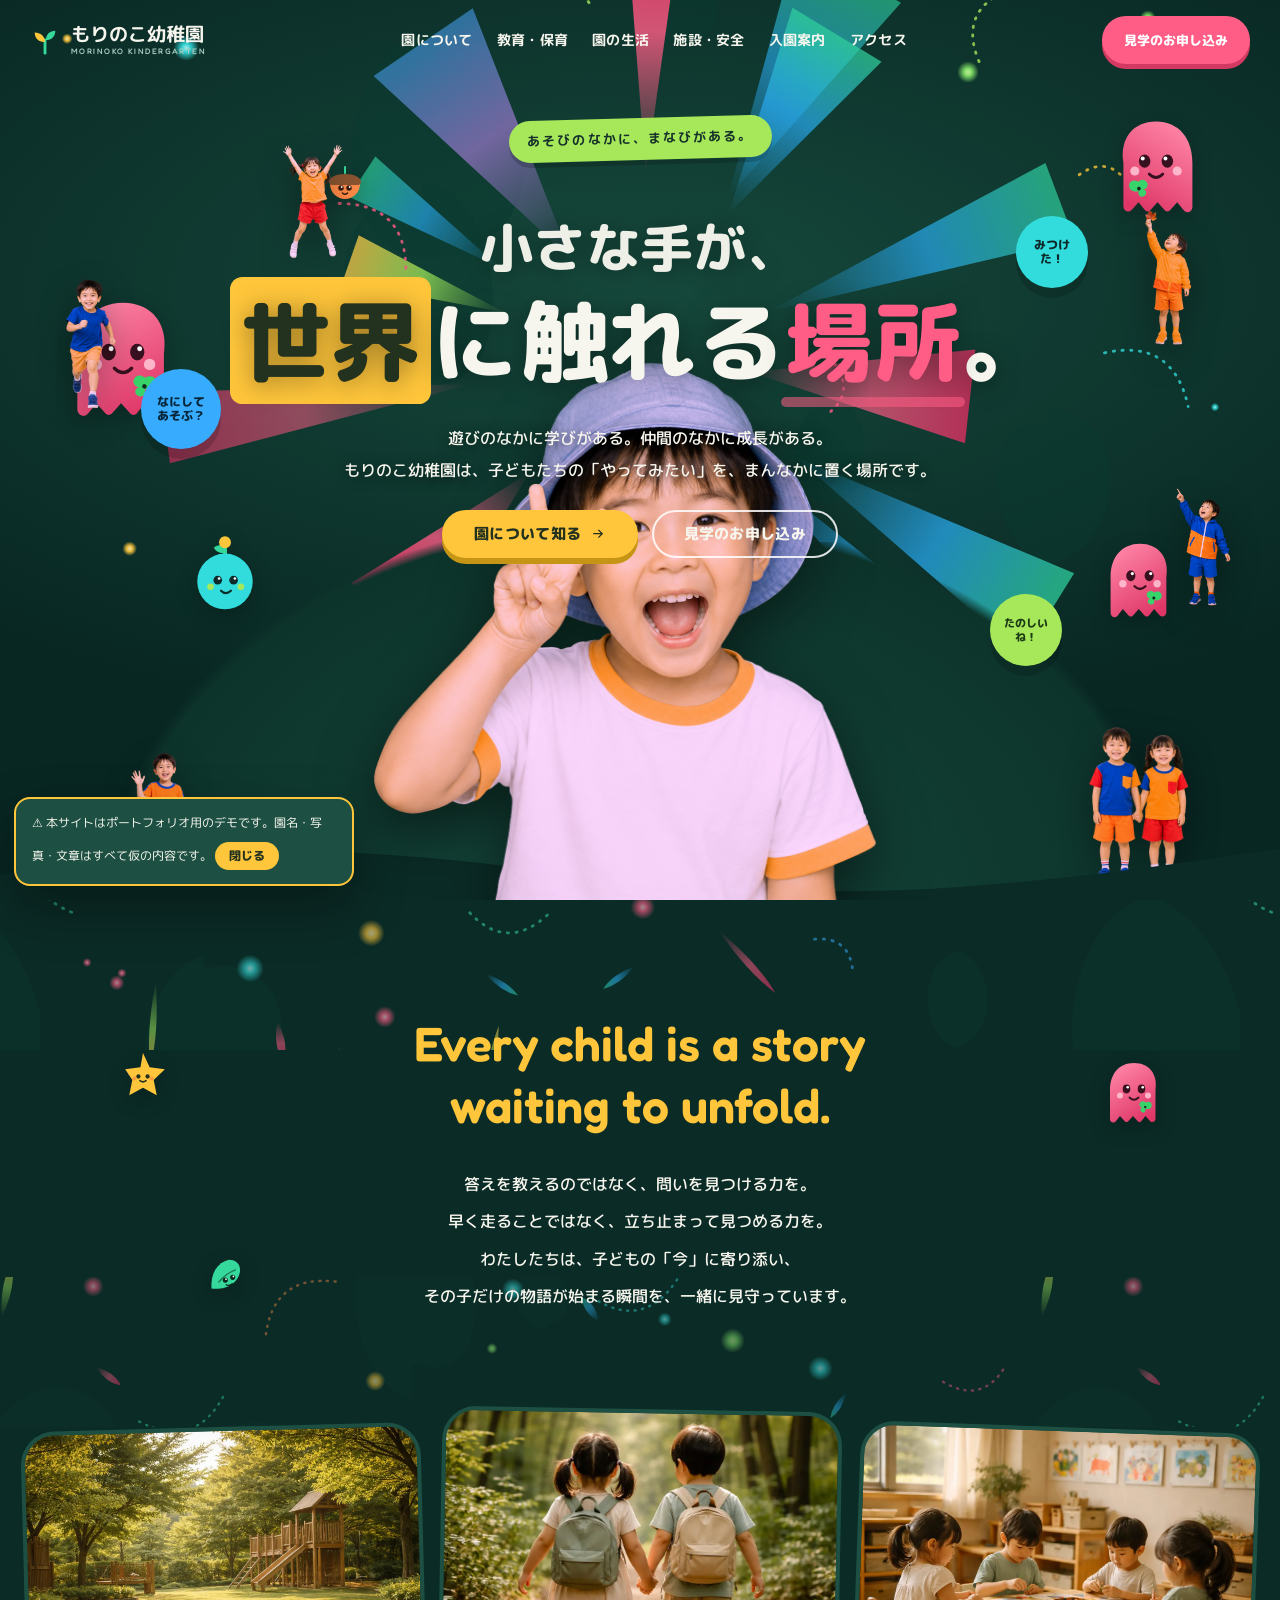
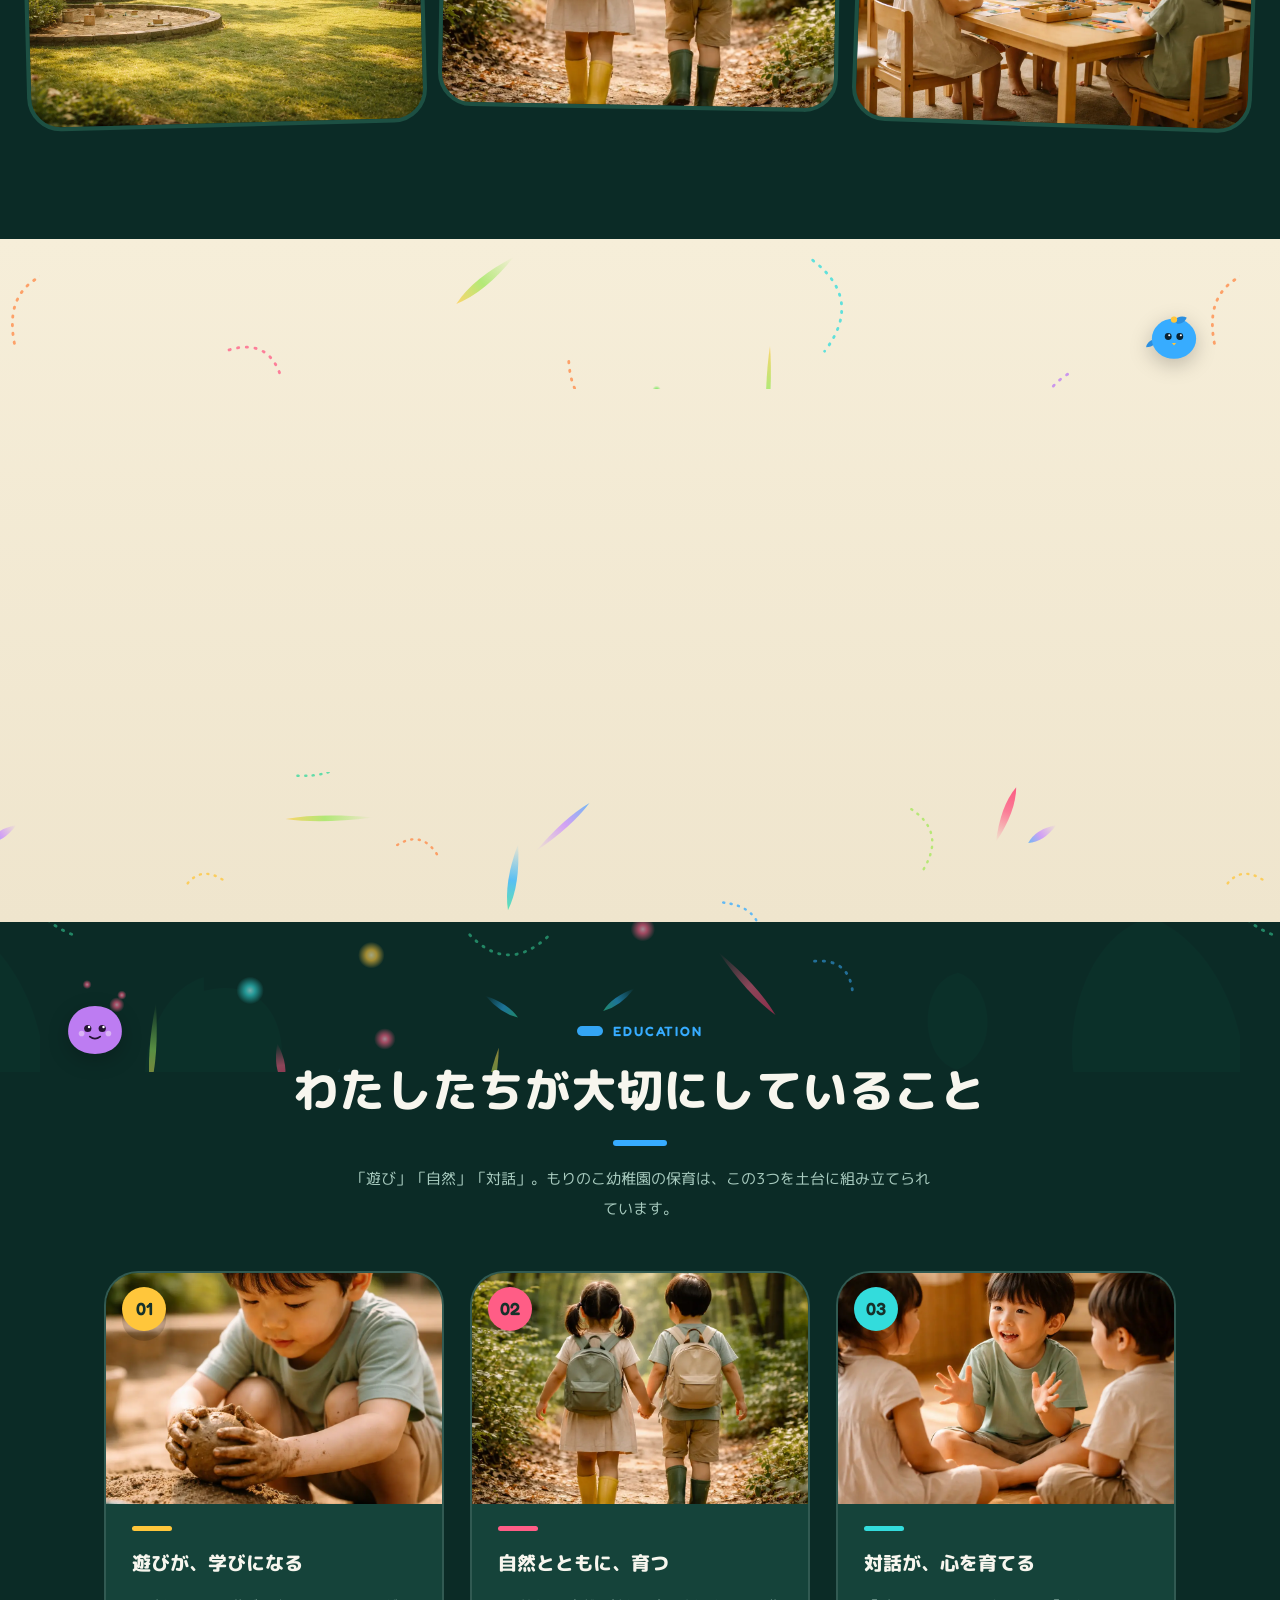
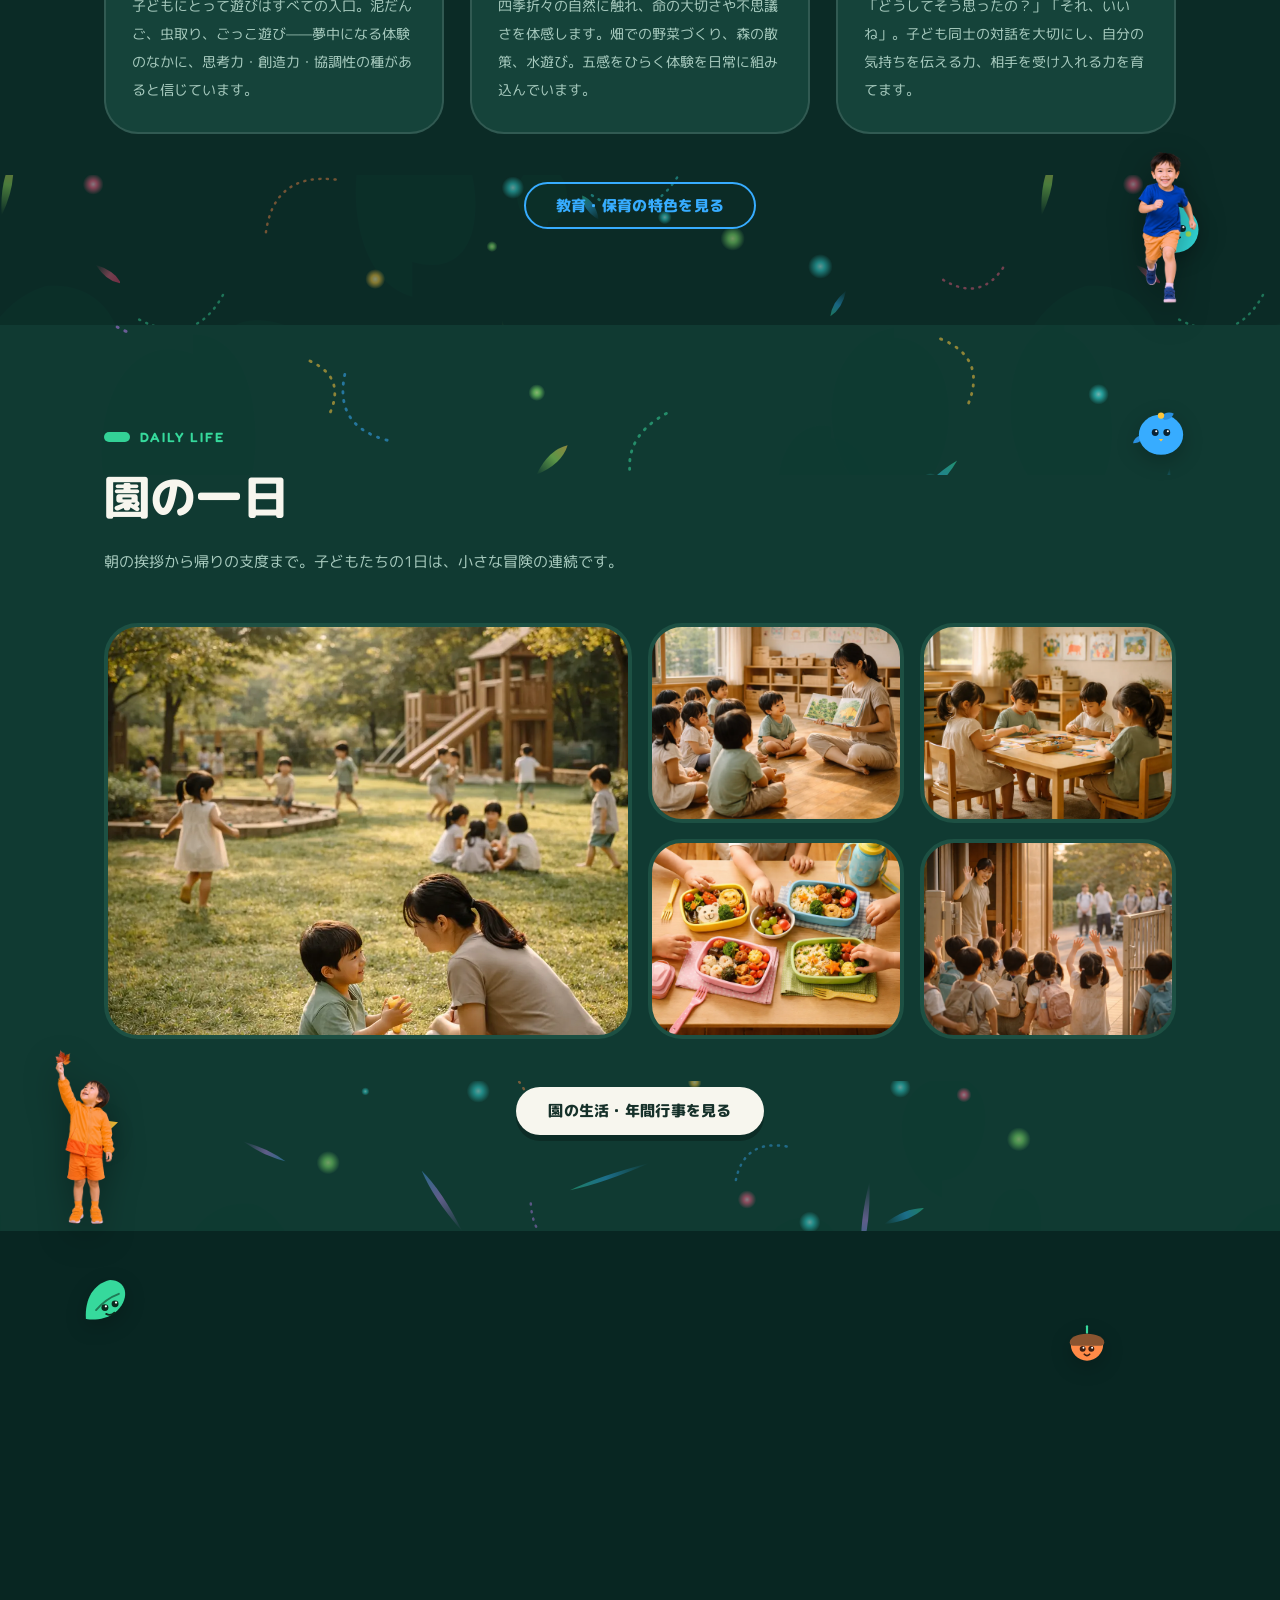
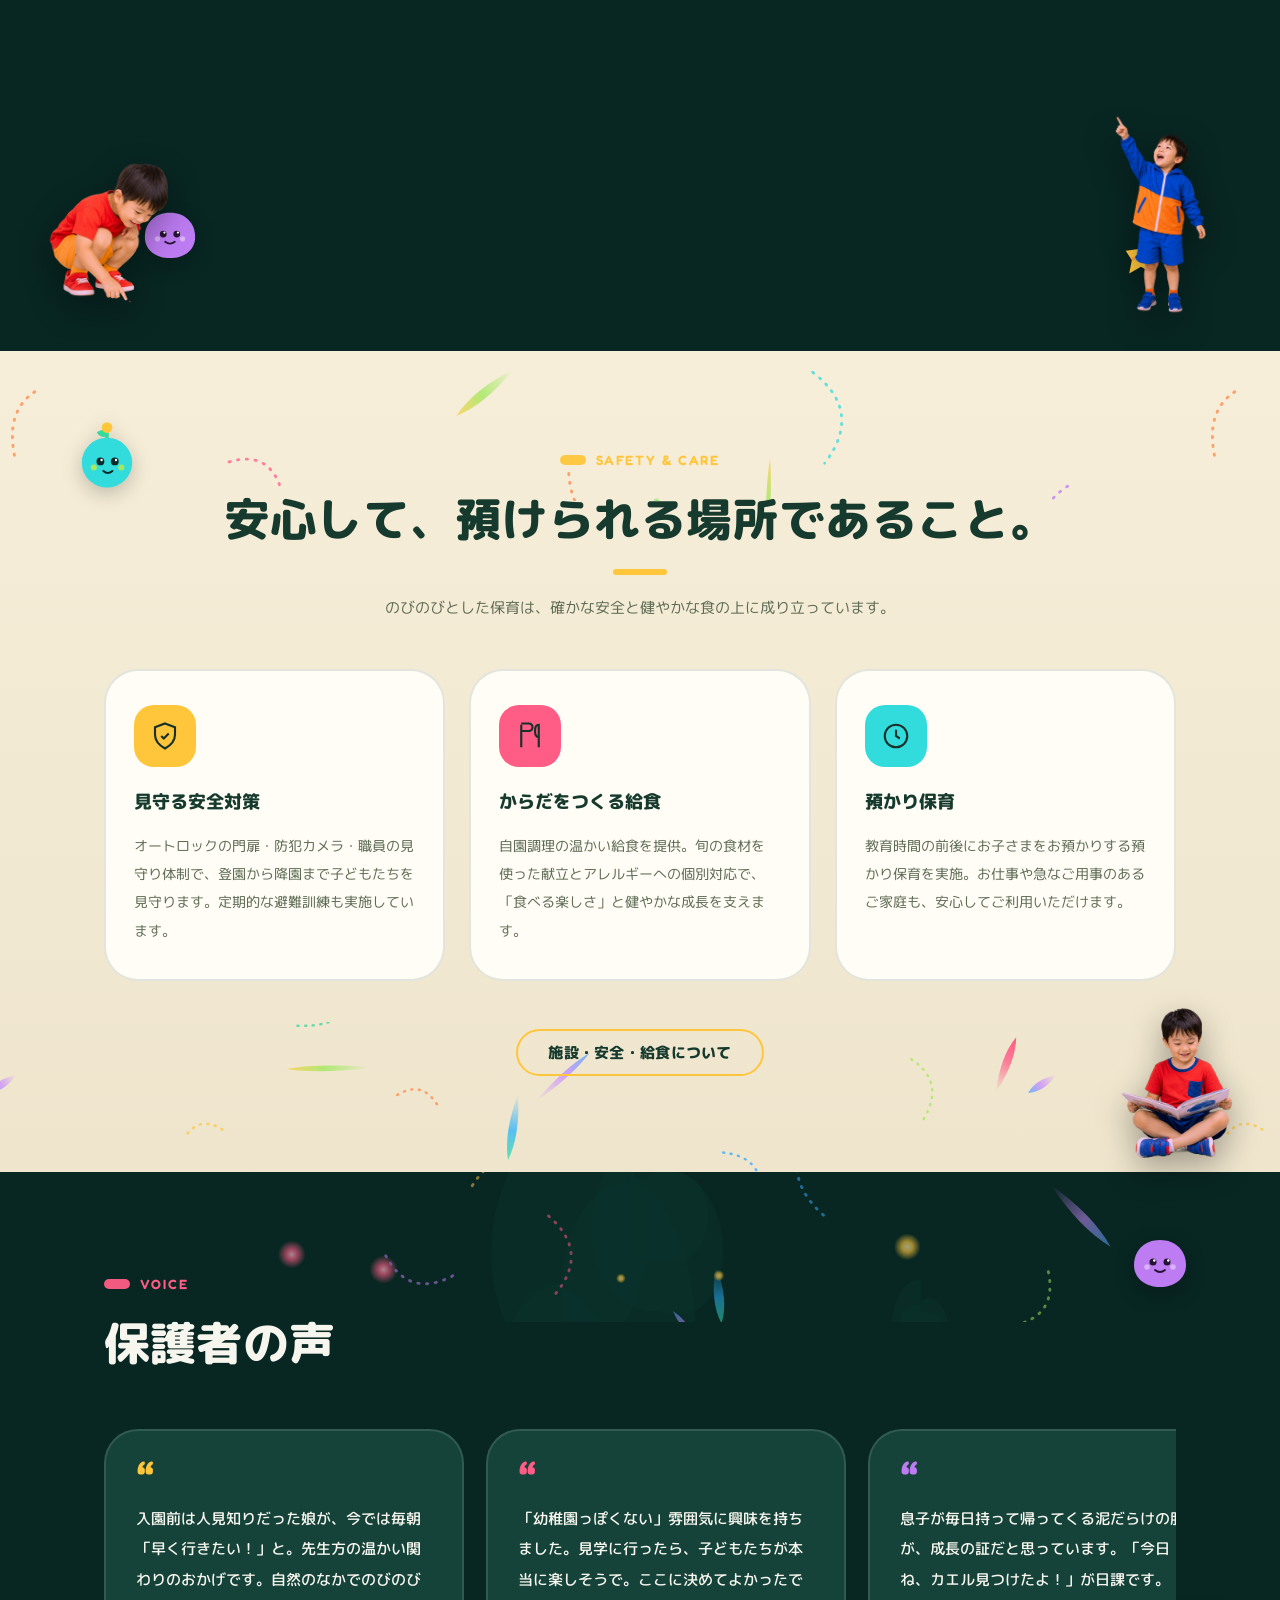
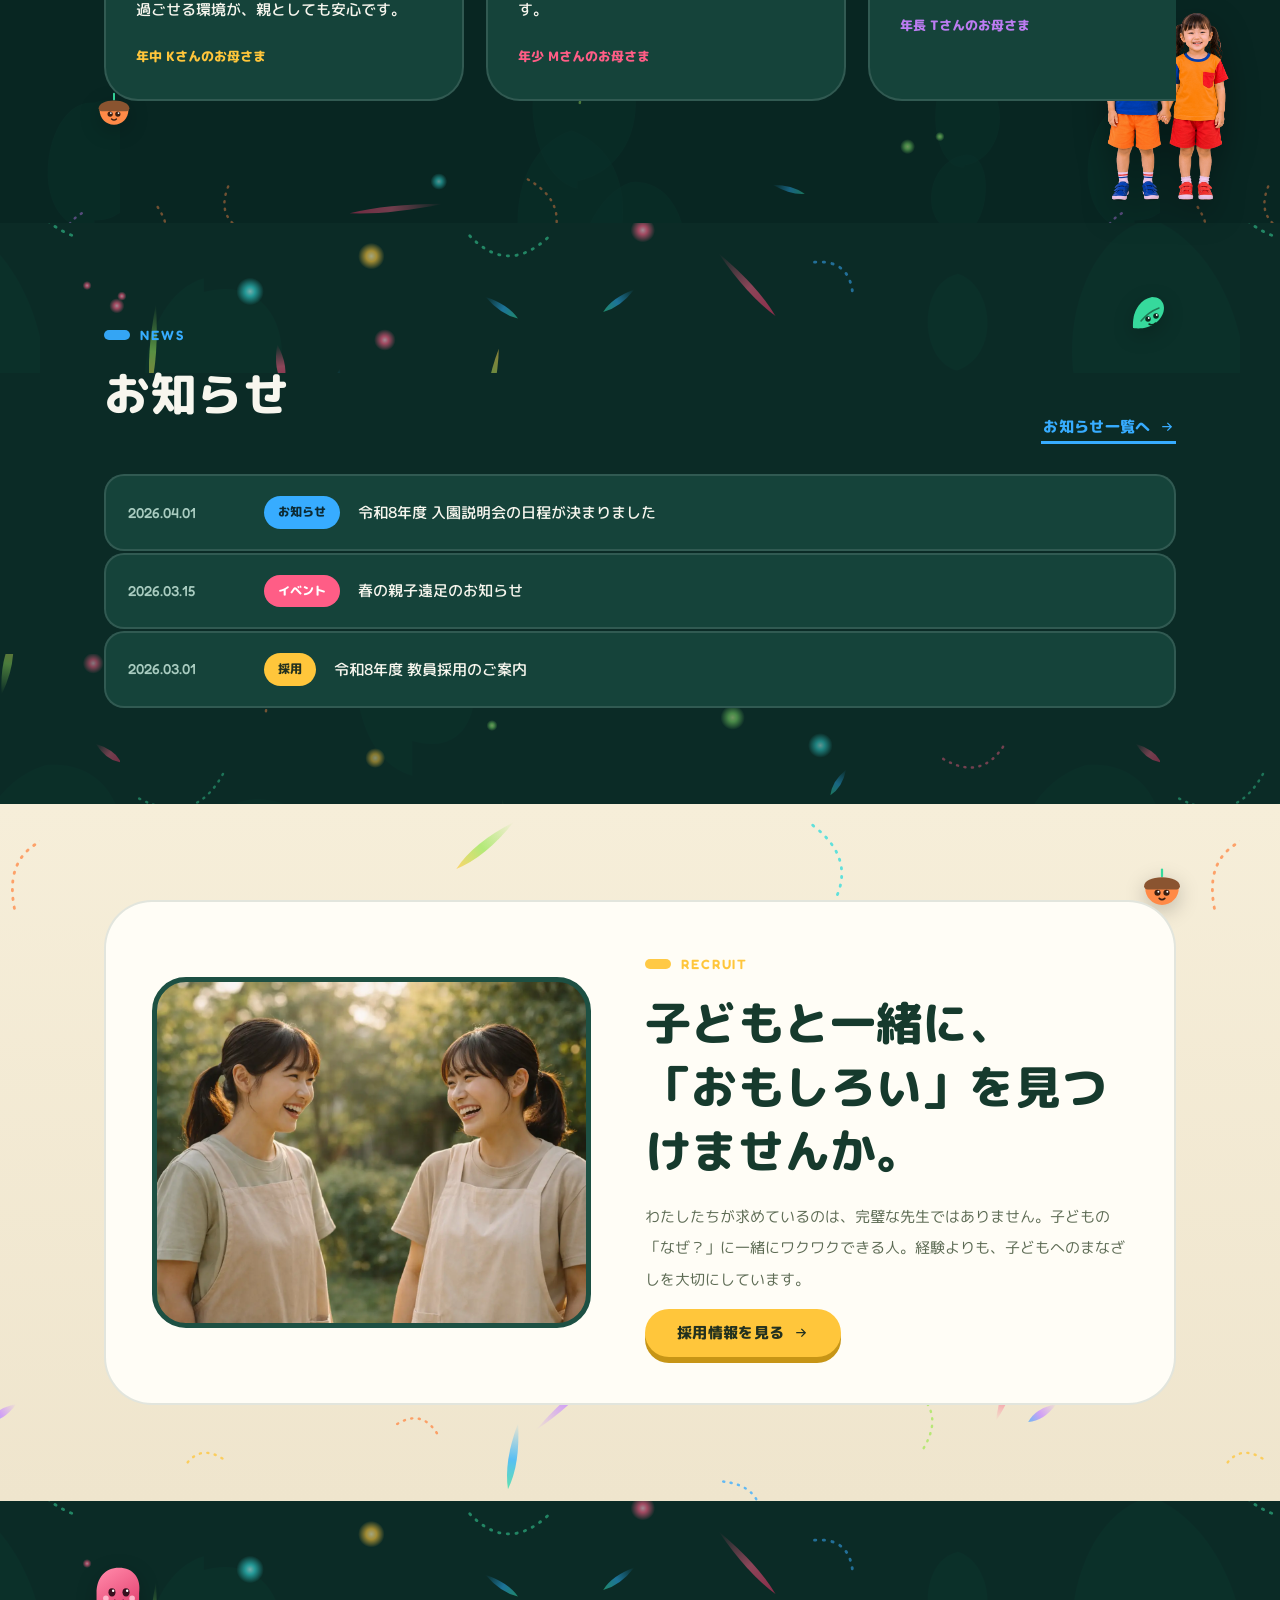
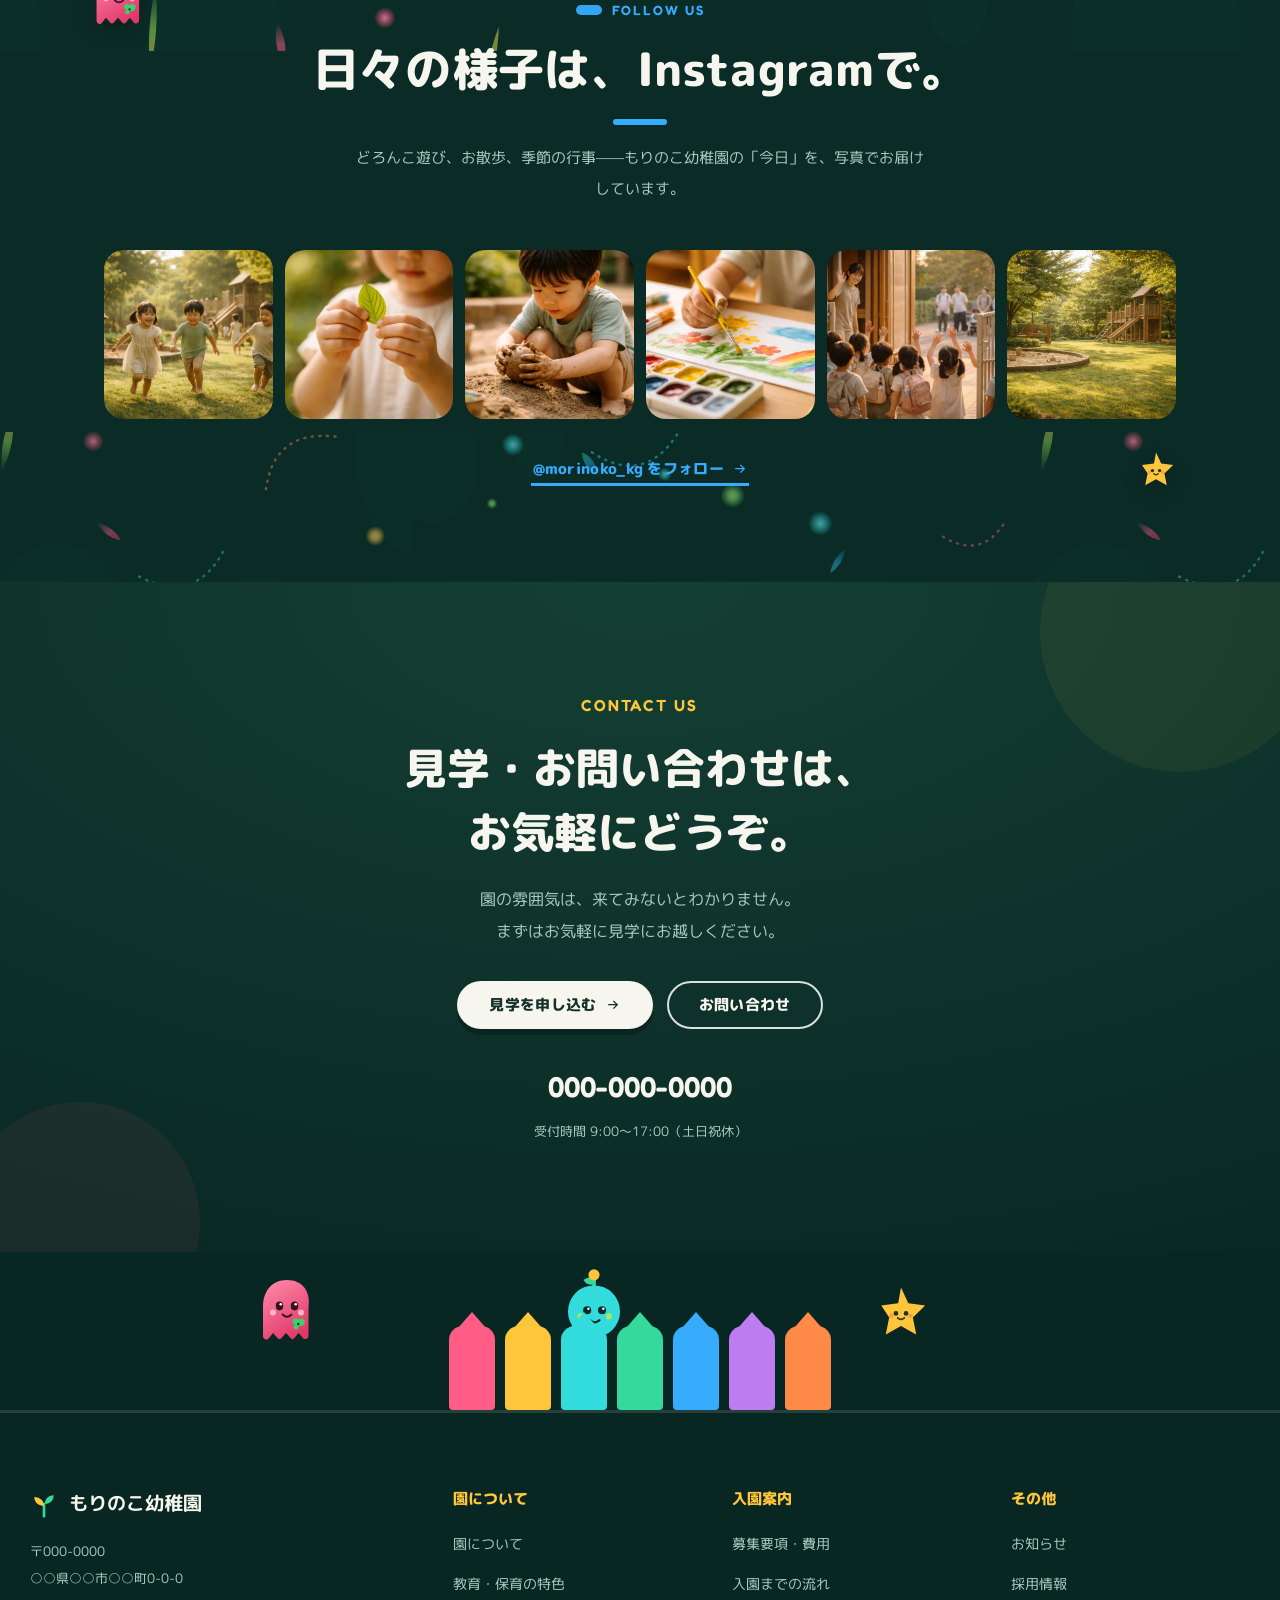
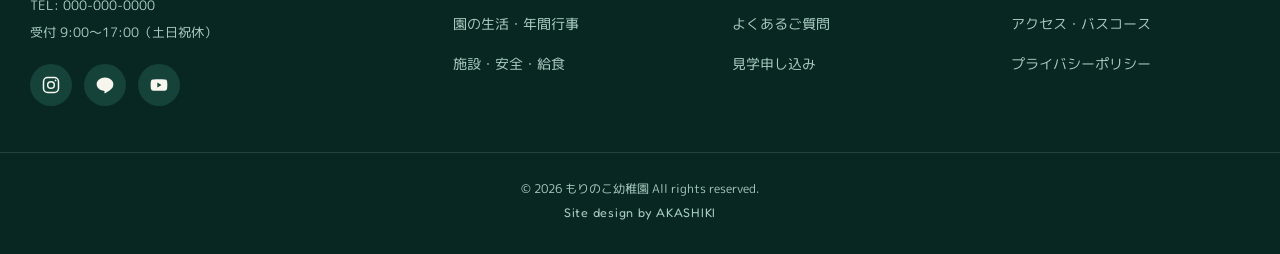
<file: index.html>
<!DOCTYPE html>
<html lang="ja">
<head>
<meta charset="UTF-8">
<meta name="viewport" content="width=device-width, initial-scale=1.0, viewport-fit=cover">
<title>もりのこ幼稚園 ｜ 遊びのなかに、学びがある。森のような幼稚園</title>
<meta name="description" content="もりのこ幼稚園は、子どもたちの「やってみたい」をまんなかに置く幼稚園です。自然のなかでのびのびと、遊びを通じた主体的な学びを大切にしています。見学のお申し込みはお気軽にどうぞ。">
<link rel="canonical" href="https://sumiyakastudio.github.io/morinoko-kindergarten/">
<meta name="theme-color" content="#082622">
<!-- Favicon / Touch icon -->
<link rel="icon" href="assets/img/favicon.svg" type="image/svg+xml">
<link rel="icon" href="assets/img/favicon.png" sizes="32x32">
<link rel="apple-touch-icon" href="assets/img/apple-touch-icon.png">
<!-- OGP -->
<meta property="og:type" content="website">
<meta property="og:site_name" content="もりのこ幼稚園">
<meta property="og:title" content="もりのこ幼稚園 ｜ 遊びのなかに、学びがある。">
<meta property="og:description" content="自然のなかでのびのびと。子どもたちの「やってみたい」をまんなかに置く幼稚園です。">
<meta property="og:url" content="https://sumiyakastudio.github.io/morinoko-kindergarten/">
<meta property="og:image" content="https://sumiyakastudio.github.io/morinoko-kindergarten/assets/img/ogp.jpg">
<meta name="twitter:card" content="summary_large_image">
<!-- Fonts -->
<link rel="preconnect" href="https://fonts.googleapis.com">
<link rel="preconnect" href="https://fonts.gstatic.com" crossorigin>
<link href="https://fonts.googleapis.com/css2?family=Fredoka:wght@400;500;600;700&family=M+PLUS+Rounded+1c:wght@400;500;700;800&display=swap" rel="stylesheet">
<link rel="stylesheet" href="assets/css/style.css">
<script type="application/ld+json">
{
  "@context": "https://schema.org",
  "@type": "Preschool",
  "name": "もりのこ幼稚園",
  "alternateName": "Morinoko Kindergarten",
  "description": "自然のなかで主体的な学びを育む幼稚園。",
  "url": "https://sumiyakastudio.github.io/morinoko-kindergarten/",
  "logo": "https://sumiyakastudio.github.io/morinoko-kindergarten/assets/img/favicon.svg",
  "image": "https://sumiyakastudio.github.io/morinoko-kindergarten/assets/img/ogp.jpg",
  "telephone": "+81-0-0000-0000",
  "address": {
    "@type": "PostalAddress",
    "postalCode": "000-0000",
    "addressRegion": "○○県",
    "addressLocality": "○○市",
    "streetAddress": "○○町0-0-0",
    "addressCountry": "JP"
  },
  "openingHours": "Mo-Fr 09:00-17:00"
}
</script>
</head>
<body>
<a href="#main" class="skip-link">本文へスキップ</a>

<!-- ===== HEADER ===== -->
<header class="header transparent" id="header">
  <div class="header-inner">
    <a href="index.html" class="header-logo" aria-label="もりのこ幼稚園 トップページ">
      <span class="logo-mark"><svg width="30" height="30" viewBox="0 0 32 32" fill="none" aria-hidden="true" focusable="false"><path d="M16 30V16" stroke="#36d99c" stroke-width="3" stroke-linecap="round"/><path d="M15 18C9 18 5 14 5 8c6 0 11 4 11 10z" fill="#ffc63b"/><path d="M17 16c0-6 4-10 10-10 0 6-4 10-10 10z" fill="#36d99c"/></svg></span>
      <span>もりのこ幼稚園<small>Morinoko Kindergarten</small></span>
    </a>
    <nav class="header-nav" aria-label="メインメニュー">
      <a href="about.html">園について</a>
      <a href="education.html">教育・保育</a>
      <a href="life.html">園の生活</a>
      <a href="facility.html">施設・安全</a>
      <a href="admission.html">入園案内</a>
      <a href="access.html">アクセス</a>
    </nav>
    <a href="contact.html" class="header-cta">見学のお申し込み</a>
    <button class="hamburger" id="hamburger" aria-label="メニューを開く" aria-controls="mobileNav" aria-expanded="false">
      <span></span><span></span><span></span>
    </button>
  </div>
</header>
<nav class="mobile-nav" id="mobileNav" aria-label="モバイルメニュー">
  <button class="mobile-nav-close" id="mobileNavClose" aria-label="メニューを閉じる"></button>
  <a href="about.html">園について<span class="mn-en">About</span></a>
  <a href="education.html">教育・保育<span class="mn-en">Education</span></a>
  <a href="life.html">園の生活<span class="mn-en">Daily Life</span></a>
  <a href="facility.html">施設・安全<span class="mn-en">Facility</span></a>
  <a href="admission.html">入園案内<span class="mn-en">Admission</span></a>
  <a href="news.html">お知らせ<span class="mn-en">News</span></a>
  <a href="recruit.html">採用情報<span class="mn-en">Recruit</span></a>
  <a href="access.html">アクセス<span class="mn-en">Access</span></a>
  <a href="contact.html" class="btn btn-fill-white">見学のお申し込み</a>
</nav>

<main id="main">

<!-- ===== HERO ===== -->
<section class="hero" aria-label="メインビジュアル">
  <div class="hero-burst" aria-hidden="true"></div>
  <div class="hero-stage" aria-hidden="true"></div>

  <!-- グラデおばけ -->
  <img class="deco-mascot alt" src="assets/img/deco/masco-ghost.svg" alt="" aria-hidden="true" style="width:118px;top:33%;left:5%">
  <img class="deco-mascot alt2 sp-hide" src="assets/img/deco/masco-ghost.svg" alt="" aria-hidden="true" style="width:94px;top:13%;right:6%;transform:scaleX(-1)">
  <img class="deco-mascot sp-hide" src="assets/img/deco/masco-ghost.svg" alt="" aria-hidden="true" style="width:76px;top:60%;right:8%">
  <img class="deco-mascot alt sp-hide" src="assets/img/deco/masco-sprout.svg" alt="" aria-hidden="true" style="width:66px;bottom:32%;left:15%">
  <img class="deco-mascot alt2 sp-hide" src="assets/img/deco/masco-acorn.svg" alt="" aria-hidden="true" style="width:50px;top:18%;left:25%">
  <!-- 吹き出し -->
  <div class="speech s-blue sp-hide" style="width:80px;height:80px;font-size:.72rem;top:41%;left:11%">なにして<br>あそぶ？</div>
  <div class="speech s-cyan sp-hide" style="width:72px;height:72px;font-size:.72rem;top:24%;right:15%">みつけた！</div>
  <div class="speech s-lime sp-hide" style="width:72px;height:72px;font-size:.7rem;bottom:26%;right:17%">たのしい<br>ね！</div>

  <!-- 散らばる子どもたち -->
  <img class="deco-kid sp-hide" src="assets/img/kids/kid04.png" alt="" aria-hidden="true" style="width:152px;top:30%;left:1%">
  <img class="deco-kid sp-hide" src="assets/img/kids/kid01.png" alt="" aria-hidden="true" style="width:140px;top:15%;left:19%">
  <img class="deco-kid sp-hide" src="assets/img/kids/kid05.png" alt="" aria-hidden="true" style="width:150px;bottom:4px;left:7%">
  <img class="deco-kid sp-hide" src="assets/img/kids/kid07.png" alt="" aria-hidden="true" style="width:140px;top:23%;right:3%">
  <img class="deco-kid sp-hide" src="assets/img/kids/kid08.png" alt="" aria-hidden="true" style="width:180px;bottom:4px;right:4%">
  <img class="deco-kid sp-hide" src="assets/img/kids/kid02.png" alt="" aria-hidden="true" style="width:128px;bottom:32%;right:1%">

  <div class="hero-inner">
    <p class="hero-kicker">あそびのなかに、まなびがある。</p>
    <h1 class="hero-copy"><span class="l1">小さな手が、</span><br><span class="pop">世界</span>に触れる<span class="pop2">場所</span>。</h1>
    <p class="hero-sub">遊びのなかに学びがある。仲間のなかに成長がある。<br>もりのこ幼稚園は、子どもたちの「やってみたい」を、まんなかに置く場所です。</p>
    <div class="hero-actions">
      <a href="about.html" class="btn btn-fill">園について知る <svg viewBox="0 0 24 24" fill="none" stroke="currentColor" stroke-width="2" aria-hidden="true"><path d="M5 12h14M13 6l6 6-6 6"/></svg></a>
      <a href="contact.html" class="btn btn-outline-white">見学のお申し込み</a>
    </div>
  </div>
  <!-- 中央の主役（顔アップ） -->
  <img class="hero-kid-center" src="assets/img/kids/kidcenter.png" alt="もりのこ幼稚園で遊ぶ子ども">
  <div class="hero-scroll" aria-hidden="true">SCROLL</div>
  <div class="wave-divider"><svg viewBox="0 0 1440 64" preserveAspectRatio="none" aria-hidden="true"><path fill="currentColor" d="M0 38C180 8 360 8 540 26 720 44 900 62 1080 50 1260 38 1380 18 1440 12V64H0Z"/></svg></div>
</section>

<!-- ===== MESSAGE ===== -->
<section class="message">
  <img class="deco-mascot alt sp-hide" src="assets/img/deco/masco-star.svg" alt="" aria-hidden="true" style="width:56px;top:150px;left:9%">
  <img class="deco-mascot sp-hide" src="assets/img/deco/masco-ghost.svg" alt="" aria-hidden="true" style="width:62px;top:160px;right:9%">
  <img class="deco-mascot alt2 sp-hide" src="assets/img/deco/masco-leaf.svg" alt="" aria-hidden="true" style="width:48px;bottom:120px;left:16%">
  <div class="container">
    <p class="message-en fade-up">Every child is a story<br>waiting to unfold.</p>
    <p class="message-body fade-up d1">答えを教えるのではなく、問いを見つける力を。<br>早く走ることではなく、立ち止まって見つめる力を。<br>わたしたちは、子どもの「今」に寄り添い、<br>その子だけの物語が始まる瞬間を、一緒に見守っています。</p>
  </div>
</section>

<!-- ===== PHOTO BAND ===== -->
<div class="photo-band" aria-hidden="true">
  <div class="photo-band-item fade-up" style="background-image:url('assets/img/2.webp')"></div>
  <div class="photo-band-item fade-up d1" style="background-image:url('assets/img/7.webp')"></div>
  <div class="photo-band-item fade-up d2" style="background-image:url('assets/img/3.webp')"></div>
</div>

<!-- ===== ABOUT ===== -->
<section class="section bg-cream" id="about">
  <img class="deco-mascot alt sp-hide" src="assets/img/deco/masco-bird.svg" alt="" aria-hidden="true" style="width:58px;top:70px;right:6%">
  <div class="container">
    <div class="split fade-up">
      <div class="split-visual about-visual">
        <div class="about-img" style="background-image:url('assets/img/5.webp')" role="img" aria-label="木のぬくもりに包まれた、もりのこ幼稚園の園舎"></div>
        <div class="about-float"><span class="num">○○</span>創立○○年<br>地域とともに</div>
      </div>
      <div class="split-text about-text">
        <p class="section-en">About Us</p>
        <h2 class="section-title">子どもたちの「不思議」を、<br>いちばん大切にする園です。</h2>
        <p class="lead-desc">もりのこ幼稚園は、子どもたち一人ひとりの個性と好奇心を尊重し、遊びを通じた主体的な学びを大切にしています。自然豊かな環境のなかで、友だちとの関わり、季節の移ろい、小さな発見を積み重ねながら、生きる力の土台を育みます。</p>
        <a href="about.html" class="btn btn-line">園について詳しく <svg viewBox="0 0 24 24" fill="none" stroke="currentColor" stroke-width="2" aria-hidden="true"><path d="M5 12h14M13 6l6 6-6 6"/></svg></a>
      </div>
    </div>
  </div>
</section>

<!-- ===== FEATURES (教育3本柱) ===== -->
<section class="section" id="features">
  <img class="deco-mascot alt2 sp-hide" src="assets/img/deco/masco-blob.svg" alt="" aria-hidden="true" style="width:62px;top:80px;left:5%">
  <img class="deco-mascot sp-hide" src="assets/img/deco/masco-sprout.svg" alt="" aria-hidden="true" style="width:56px;bottom:70px;right:6%">
  <img class="deco-kid sp-hide" src="assets/img/kids/kid04.png" alt="" aria-hidden="true" style="width:178px;bottom:6px;right:2%">
  <div class="container">
    <div class="section-head center fade-up">
      <p class="section-en">Education</p>
      <h2 class="section-title">わたしたちが大切にしていること</h2>
      <p class="section-lead">「遊び」「自然」「対話」。もりのこ幼稚園の保育は、この3つを土台に組み立てられています。</p>
    </div>
    <div class="features-grid">
      <div class="feature-card fade-up">
        <div class="feature-visual" style="background-image:url('assets/img/6.webp')" role="img" aria-label="砂場で泥だんごづくりに夢中になる園児"></div>
        <p class="feature-num en">01</p>
        <h3 class="feature-name">遊びが、学びになる</h3>
        <p class="feature-desc">子どもにとって遊びはすべての入口。泥だんご、虫取り、ごっこ遊び——夢中になる体験のなかに、思考力・創造力・協調性の種があると信じています。</p>
      </div>
      <div class="feature-card fade-up d1">
        <div class="feature-visual" style="background-image:url('assets/img/7.webp')" role="img" aria-label="森のさんぽに出かける子どもたちの後ろ姿"></div>
        <p class="feature-num en">02</p>
        <h3 class="feature-name">自然とともに、育つ</h3>
        <p class="feature-desc">四季折々の自然に触れ、命の大切さや不思議さを体感します。畑での野菜づくり、森の散策、水遊び。五感をひらく体験を日常に組み込んでいます。</p>
      </div>
      <div class="feature-card fade-up d2">
        <div class="feature-visual" style="background-image:url('assets/img/8.webp')" role="img" aria-label="床に座って話し合う子どもたち"></div>
        <p class="feature-num en">03</p>
        <h3 class="feature-name">対話が、心を育てる</h3>
        <p class="feature-desc">「どうしてそう思ったの？」「それ、いいね」。子ども同士の対話を大切にし、自分の気持ちを伝える力、相手を受け入れる力を育てます。</p>
      </div>
    </div>
    <div class="text-center" style="margin-top:48px">
      <a href="education.html" class="btn btn-outline">教育・保育の特色を見る</a>
    </div>
  </div>
</section>

<!-- ===== DAILY LIFE GALLERY ===== -->
<section class="section bg-green" id="gallery">
  <img class="deco-mascot alt sp-hide" src="assets/img/deco/masco-bird.svg" alt="" aria-hidden="true" style="width:58px;top:80px;right:7%">
  <img class="deco-mascot alt2 sp-hide" src="assets/img/deco/masco-star.svg" alt="" aria-hidden="true" style="width:46px;bottom:80px;left:6%">
  <img class="deco-kid sp-hide" src="assets/img/kids/kid07.png" alt="" aria-hidden="true" style="width:180px;bottom:4px;left:0">

  <div class="container">
    <div class="section-head fade-up">
      <p class="section-en">Daily Life</p>
      <h2 class="section-title">園の一日</h2>
      <p class="section-lead">朝の挨拶から帰りの支度まで。子どもたちの1日は、小さな冒険の連続です。</p>
    </div>
    <div class="gallery-grid fade-up">
      <div class="gallery-item span-2" style="background-image:url('assets/img/9.webp')" role="img" aria-label="園庭で園児に寄り添う先生"></div>
      <div class="gallery-item" style="background-image:url('assets/img/10.webp')" role="img" aria-label="絵本の読み聞かせの時間"></div>
      <div class="gallery-item" style="background-image:url('assets/img/3.webp')" role="img" aria-label="保育室での制作あそび"></div>
      <div class="gallery-item" style="background-image:url('assets/img/11.webp')" role="img" aria-label="みんなで食べるお弁当の時間"></div>
      <div class="gallery-item" style="background-image:url('assets/img/13.webp')" role="img" aria-label="門での「ただいま」「おかえり」"></div>
    </div>
    <div class="text-center" style="margin-top:48px">
      <a href="life.html" class="btn btn-fill-white">園の生活・年間行事を見る</a>
    </div>
  </div>
</section>

<!-- ===== TREASURE（固有セクション・ポラロイド散乱） ===== -->
<section class="treasure">
  <img class="deco-mascot alt" src="assets/img/deco/masco-leaf.svg" alt="" aria-hidden="true" style="width:66px;top:44px;left:6%">
  <img class="deco-mascot alt2 sp-hide" src="assets/img/deco/masco-star.svg" alt="" aria-hidden="true" style="width:48px;bottom:70px;right:9%">
  <img class="deco-mascot sp-hide" src="assets/img/deco/masco-acorn.svg" alt="" aria-hidden="true" style="width:54px;top:90px;right:13%">
  <img class="deco-mascot alt sp-hide" src="assets/img/deco/masco-blob.svg" alt="" aria-hidden="true" style="width:58px;bottom:90px;left:11%">
  <img class="deco-kid sp-hide" src="assets/img/kids/kid03.png" alt="" aria-hidden="true" style="width:206px;bottom:20px;left:1%">
  <img class="deco-kid sp-hide" src="assets/img/kids/kid02.png" alt="" aria-hidden="true" style="width:214px;bottom:28px;right:1%">
  <div class="treasure-head fade-up">
    <p class="treasure-title"><span class="o">た</span><span class="p">か</span><span class="c">ら</span><span class="g">も</span><span class="o">の</span>、みつけた。</p>
    <p class="treasure-jp">園庭は、毎日が宝さがし。</p>
    <p class="treasure-lead">どろだんご、まつぼっくり、だんごむし、かたつむり。<br>子どもたちが見つけた「きょうのたからもの」を、ちょっとのぞいてみませんか。</p>
  </div>
  <div class="polaroids fade-up">
    <div class="polaroid"><img src="assets/img/6.webp" alt="砂場でつくった泥だんご" width="600" height="450" loading="lazy" decoding="async"><span>どろだんご</span></div>
    <div class="polaroid"><img src="assets/img/4.webp" alt="葉っぱをじっと見つめる子ども" width="600" height="450" loading="lazy" decoding="async"><span>はっぱのふしぎ</span></div>
    <div class="polaroid"><img src="assets/img/7.webp" alt="森のさんぽに出かける子どもたち" width="600" height="450" loading="lazy" decoding="async"><span>もりのたんけん</span></div>
    <div class="polaroid"><img src="assets/img/12.webp" alt="絵の具でお絵かきをする園児" width="600" height="450" loading="lazy" decoding="async"><span>いろのまほう</span></div>
  </div>
</section>

<!-- ===== 安心の保育環境 (施設・安全 teaser) ===== -->
<section class="section bg-cream">
  <img class="deco-mascot alt sp-hide" src="assets/img/deco/masco-sprout.svg" alt="" aria-hidden="true" style="width:60px;top:70px;left:6%">
  <img class="deco-kid sp-hide" src="assets/img/kids/kid06.png" alt="" aria-hidden="true" style="width:176px;bottom:4px;right:1%">
  <div class="container">
    <div class="section-head center fade-up">
      <p class="section-en">Safety &amp; Care</p>
      <h2 class="section-title">安心して、預けられる場所であること。</h2>
      <p class="section-lead">のびのびとした保育は、確かな安全と健やかな食の上に成り立っています。</p>
    </div>
    <div class="card-grid cols-3">
      <div class="info-card fade-up">
        <span class="card-icon"><svg viewBox="0 0 24 24" fill="none" stroke="currentColor" stroke-width="1.7" aria-hidden="true"><path d="M12 2l8 3v6c0 5-3.5 8.5-8 11-4.5-2.5-8-6-8-11V5l8-3z"/><path d="M9 12l2 2 4-4"/></svg></span>
        <h3>見守る安全対策</h3>
        <p>オートロックの門扉・防犯カメラ・職員の見守り体制で、登園から降園まで子どもたちを見守ります。定期的な避難訓練も実施しています。</p>
      </div>
      <div class="info-card fade-up d1">
        <span class="card-icon"><svg viewBox="0 0 24 24" fill="none" stroke="currentColor" stroke-width="1.7" aria-hidden="true"><path d="M5 3v18M5 8h6a3 3 0 0 0 0-6H5"/><path d="M19 3c-2 0-3 2-3 5s1 5 3 5V3zM19 13v8"/></svg></span>
        <h3>からだをつくる給食</h3>
        <p>自園調理の温かい給食を提供。旬の食材を使った献立とアレルギーへの個別対応で、「食べる楽しさ」と健やかな成長を支えます。</p>
      </div>
      <div class="info-card fade-up d2">
        <span class="card-icon"><svg viewBox="0 0 24 24" fill="none" stroke="currentColor" stroke-width="1.7" aria-hidden="true"><circle cx="12" cy="12" r="9"/><path d="M12 7v5l3 2"/></svg></span>
        <h3>預かり保育</h3>
        <p>教育時間の前後にお子さまをお預かりする預かり保育を実施。お仕事や急なご用事のあるご家庭も、安心してご利用いただけます。</p>
      </div>
    </div>
    <div class="text-center" style="margin-top:48px">
      <a href="facility.html" class="btn btn-outline">施設・安全・給食について</a>
    </div>
  </div>
</section>

<!-- ===== VOICE ===== -->
<section class="section bg-sage">
  <img class="deco-mascot alt sp-hide" src="assets/img/deco/masco-blob.svg" alt="" aria-hidden="true" style="width:60px;top:64px;right:7%">
  <img class="deco-mascot sp-hide" src="assets/img/deco/masco-acorn.svg" alt="" aria-hidden="true" style="width:48px;bottom:80px;left:7%">
  <img class="deco-kid sp-hide" src="assets/img/kids/kid08.png" alt="" aria-hidden="true" style="width:228px;bottom:6px;right:0">

  <div class="container">
    <div class="section-head fade-up">
      <p class="section-en">Voice</p>
      <h2 class="section-title">保護者の声</h2>
    </div>
    <div class="voice-slider fade-up" tabindex="0" aria-label="保護者の声（横スクロール）">
      <div class="voice-card">
        <p class="voice-quote en" aria-hidden="true">&#8220;</p>
        <p class="voice-text">入園前は人見知りだった娘が、今では毎朝「早く行きたい！」と。先生方の温かい関わりのおかげです。自然のなかでのびのび過ごせる環境が、親としても安心です。</p>
        <p class="voice-author">年中 Kさんのお母さま</p>
      </div>
      <div class="voice-card">
        <p class="voice-quote en" aria-hidden="true">&#8220;</p>
        <p class="voice-text">「幼稚園っぽくない」雰囲気に興味を持ちました。見学に行ったら、子どもたちが本当に楽しそうで。ここに決めてよかったです。</p>
        <p class="voice-author">年少 Mさんのお母さま</p>
      </div>
      <div class="voice-card">
        <p class="voice-quote en" aria-hidden="true">&#8220;</p>
        <p class="voice-text">息子が毎日持って帰ってくる泥だらけの服が、成長の証だと思っています。「今日ね、カエル見つけたよ！」が日課です。</p>
        <p class="voice-author">年長 Tさんのお母さま</p>
      </div>
    </div>
  </div>
</section>

<!-- ===== NEWS ===== -->
<section class="section" id="news">
  <img class="deco-mascot alt2 sp-hide" src="assets/img/deco/masco-leaf.svg" alt="" aria-hidden="true" style="width:52px;top:70px;right:8%">
  <div class="container">
    <div class="news-header fade-up">
      <div>
        <p class="section-en">News</p>
        <h2 class="section-title">お知らせ</h2>
      </div>
      <a href="news.html" class="btn btn-line">お知らせ一覧へ <svg viewBox="0 0 24 24" fill="none" stroke="currentColor" stroke-width="2" aria-hidden="true"><path d="M5 12h14M13 6l6 6-6 6"/></svg></a>
    </div>
    <div class="news-list fade-up">
      <a href="news.html" class="news-item">
        <span class="news-date">2026.04.01</span>
        <span class="news-tag">お知らせ</span>
        <span class="news-title-text">令和8年度 入園説明会の日程が決まりました</span>
      </a>
      <a href="news.html" class="news-item">
        <span class="news-date">2026.03.15</span>
        <span class="news-tag event">イベント</span>
        <span class="news-title-text">春の親子遠足のお知らせ</span>
      </a>
      <a href="news.html" class="news-item">
        <span class="news-date">2026.03.01</span>
        <span class="news-tag recruit">採用</span>
        <span class="news-title-text">令和8年度 教員採用のご案内</span>
      </a>
    </div>
  </div>
</section>

<!-- ===== RECRUIT ===== -->
<section class="section bg-cream" id="recruit">
  <img class="deco-mascot alt sp-hide" src="assets/img/deco/masco-acorn.svg" alt="" aria-hidden="true" style="width:56px;top:60px;right:7%">
  <div class="container">
    <div class="recruit-inner fade-up">
      <div class="recruit-visual" style="background-image:url('assets/img/14.webp')" role="img" aria-label="笑顔で語り合うもりのこ幼稚園の先生たち"></div>
      <div class="recruit-body">
        <p class="section-en">Recruit</p>
        <h2 class="section-title" style="margin-bottom:18px">子どもと一緒に、<br>「おもしろい」を見つけませんか。</h2>
        <p class="lead-desc">わたしたちが求めているのは、完璧な先生ではありません。子どもの「なぜ？」に一緒にワクワクできる人。経験よりも、子どもへのまなざしを大切にしています。</p>
        <a href="recruit.html" class="btn btn-fill">採用情報を見る <svg viewBox="0 0 24 24" fill="none" stroke="currentColor" stroke-width="2" aria-hidden="true"><path d="M5 12h14M13 6l6 6-6 6"/></svg></a>
      </div>
    </div>
  </div>
</section>

<!-- ===== SNS (Instagram feed風) ===== -->
<section class="section">
  <img class="deco-mascot alt sp-hide" src="assets/img/deco/masco-ghost.svg" alt="" aria-hidden="true" style="width:58px;top:64px;left:7%">
  <img class="deco-mascot alt2 sp-hide" src="assets/img/deco/masco-star.svg" alt="" aria-hidden="true" style="width:44px;bottom:90px;right:8%">
  <div class="container">
    <div class="section-head center fade-up">
      <p class="section-en">Follow us</p>
      <h2 class="section-title">日々の様子は、Instagramで。</h2>
      <p class="section-lead">どろんこ遊び、お散歩、季節の行事——もりのこ幼稚園の「今日」を、写真でお届けしています。</p>
    </div>
    <div class="sns-feed fade-up" role="list" aria-label="Instagramの投稿（デモ）">
      <a class="sns-cell" href="#" role="listitem" style="background-image:url('assets/img/1.webp')" aria-label="Instagramの投稿を見る（準備中）"><span class="ig"><svg viewBox="0 0 24 24" fill="none" stroke="currentColor" stroke-width="1.8" aria-hidden="true"><rect x="3" y="3" width="18" height="18" rx="5"/><circle cx="12" cy="12" r="4"/><circle cx="17.5" cy="6.5" r="1" fill="currentColor" stroke="none"/></svg></span></a>
      <a class="sns-cell" href="#" role="listitem" style="background-image:url('assets/img/4.webp')" aria-label="Instagramの投稿を見る（準備中）"><span class="ig"><svg viewBox="0 0 24 24" fill="none" stroke="currentColor" stroke-width="1.8" aria-hidden="true"><rect x="3" y="3" width="18" height="18" rx="5"/><circle cx="12" cy="12" r="4"/><circle cx="17.5" cy="6.5" r="1" fill="currentColor" stroke="none"/></svg></span></a>
      <a class="sns-cell" href="#" role="listitem" style="background-image:url('assets/img/6.webp')" aria-label="Instagramの投稿を見る（準備中）"><span class="ig"><svg viewBox="0 0 24 24" fill="none" stroke="currentColor" stroke-width="1.8" aria-hidden="true"><rect x="3" y="3" width="18" height="18" rx="5"/><circle cx="12" cy="12" r="4"/><circle cx="17.5" cy="6.5" r="1" fill="currentColor" stroke="none"/></svg></span></a>
      <a class="sns-cell" href="#" role="listitem" style="background-image:url('assets/img/12.webp')" aria-label="Instagramの投稿を見る（準備中）"><span class="ig"><svg viewBox="0 0 24 24" fill="none" stroke="currentColor" stroke-width="1.8" aria-hidden="true"><rect x="3" y="3" width="18" height="18" rx="5"/><circle cx="12" cy="12" r="4"/><circle cx="17.5" cy="6.5" r="1" fill="currentColor" stroke="none"/></svg></span></a>
      <a class="sns-cell" href="#" role="listitem" style="background-image:url('assets/img/13.webp')" aria-label="Instagramの投稿を見る（準備中）"><span class="ig"><svg viewBox="0 0 24 24" fill="none" stroke="currentColor" stroke-width="1.8" aria-hidden="true"><rect x="3" y="3" width="18" height="18" rx="5"/><circle cx="12" cy="12" r="4"/><circle cx="17.5" cy="6.5" r="1" fill="currentColor" stroke="none"/></svg></span></a>
      <a class="sns-cell" href="#" role="listitem" style="background-image:url('assets/img/2.webp')" aria-label="Instagramの投稿を見る（準備中）"><span class="ig"><svg viewBox="0 0 24 24" fill="none" stroke="currentColor" stroke-width="1.8" aria-hidden="true"><rect x="3" y="3" width="18" height="18" rx="5"/><circle cx="12" cy="12" r="4"/><circle cx="17.5" cy="6.5" r="1" fill="currentColor" stroke="none"/></svg></span></a>
    </div>
    <div class="text-center" style="margin-top:34px">
      <a href="#" class="btn btn-line">@morinoko_kg をフォロー <svg viewBox="0 0 24 24" fill="none" stroke="currentColor" stroke-width="2" aria-hidden="true"><path d="M5 12h14M13 6l6 6-6 6"/></svg></a>
    </div>
  </div>
</section>

<!-- ===== CTA ===== -->
<section class="cta" id="contact-cta">
  <div class="container cta-inner">
    <p class="cta-en">Contact Us</p>
    <h2 class="cta-title">見学・お問い合わせは、<br>お気軽にどうぞ。</h2>
    <p class="cta-sub">園の雰囲気は、来てみないとわかりません。<br>まずはお気軽に見学にお越しください。</p>
    <div class="cta-actions">
      <a href="contact.html" class="btn btn-fill-white">見学を申し込む <svg viewBox="0 0 24 24" fill="none" stroke="currentColor" stroke-width="2" aria-hidden="true"><path d="M5 12h14M13 6l6 6-6 6"/></svg></a>
      <a href="contact.html" class="btn btn-outline-white">お問い合わせ</a>
    </div>
    <div class="cta-tel">
      <a href="tel:0000000000">000-000-0000</a>
      <small>受付時間 9:00〜17:00（土日祝休）</small>
    </div>
  </div>
</section>

</main>

<!-- ===== FOOTER CHARACTER BAND ===== -->
<div class="footer-band" aria-hidden="true">
  <img class="fb-mascot" src="assets/img/deco/masco-ghost.svg" alt="" style="left:20%">
  <img class="fb-mascot" src="assets/img/deco/masco-sprout.svg" alt="" style="left:44%">
  <img class="fb-mascot" src="assets/img/deco/masco-star.svg" alt="" style="left:68%">
  <span class="crayon"></span><span class="crayon"></span><span class="crayon"></span><span class="crayon"></span><span class="crayon"></span><span class="crayon"></span><span class="crayon"></span>
</div>

<!-- ===== FOOTER ===== -->
<footer class="footer">
  <div class="footer-inner">
    <div>
      <div class="footer-brand">
        <span class="logo-mark"><svg width="28" height="28" viewBox="0 0 32 32" fill="none" aria-hidden="true" focusable="false"><path d="M16 30V16" stroke="#36d99c" stroke-width="3" stroke-linecap="round"/><path d="M15 18C9 18 5 14 5 8c6 0 11 4 11 10z" fill="#ffc63b"/><path d="M17 16c0-6 4-10 10-10 0 6-4 10-10 10z" fill="#36d99c"/></svg></span>
        もりのこ幼稚園
      </div>
      <p class="footer-desc">〒000-0000<br>○○県○○市○○町0-0-0<br>TEL: 000-000-0000<br>受付 9:00〜17:00（土日祝休）</p>
      <div class="footer-sns">
        <a href="#" aria-label="Instagram（準備中）"><svg viewBox="0 0 24 24" fill="none" stroke="currentColor" stroke-width="1.8" aria-hidden="true"><rect x="3" y="3" width="18" height="18" rx="5"/><circle cx="12" cy="12" r="4"/><circle cx="17.5" cy="6.5" r="1" fill="currentColor" stroke="none"/></svg></a>
        <a href="#" aria-label="LINE公式アカウント（準備中）"><svg viewBox="0 0 24 24" fill="currentColor" aria-hidden="true"><path d="M12 3C6.5 3 2 6.6 2 11c0 4 3.6 7.3 8.5 7.9.3.1.8.2.9.5.1.3.1.7 0 1l-.1.9c0 .3-.2 1 .9.6 1.1-.5 6-3.5 8.2-6h0C21.5 14.5 22 12.8 22 11c0-4.4-4.5-8-10-8z"/></svg></a>
        <a href="#" aria-label="YouTube（準備中）"><svg viewBox="0 0 24 24" fill="currentColor" aria-hidden="true"><path d="M22 12s0-3.2-.4-4.7a2.5 2.5 0 0 0-1.8-1.8C18.3 5 12 5 12 5s-6.3 0-7.8.5a2.5 2.5 0 0 0-1.8 1.8C2 8.8 2 12 2 12s0 3.2.4 4.7a2.5 2.5 0 0 0 1.8 1.8C5.7 19 12 19 12 19s6.3 0 7.8-.5a2.5 2.5 0 0 0 1.8-1.8C22 15.2 22 12 22 12zM10 15V9l5 3z"/></svg></a>
      </div>
    </div>
    <div>
      <h4>園について</h4>
      <ul class="footer-links">
        <li><a href="about.html">園について</a></li>
        <li><a href="education.html">教育・保育の特色</a></li>
        <li><a href="life.html">園の生活・年間行事</a></li>
        <li><a href="facility.html">施設・安全・給食</a></li>
      </ul>
    </div>
    <div>
      <h4>入園案内</h4>
      <ul class="footer-links">
        <li><a href="admission.html">募集要項・費用</a></li>
        <li><a href="admission.html#flow">入園までの流れ</a></li>
        <li><a href="admission.html#faq">よくあるご質問</a></li>
        <li><a href="contact.html">見学申し込み</a></li>
      </ul>
    </div>
    <div>
      <h4>その他</h4>
      <ul class="footer-links">
        <li><a href="news.html">お知らせ</a></li>
        <li><a href="recruit.html">採用情報</a></li>
        <li><a href="access.html">アクセス・バスコース</a></li>
        <li><a href="privacy.html">プライバシーポリシー</a></li>
      </ul>
    </div>
  </div>
  <div class="footer-copy">
    <span>© <span id="year">2026</span> もりのこ幼稚園 All rights reserved.</span><br>
    <span class="credit">Site design by AKASHIKI</span>
  </div>
</footer>

<!-- ===== FLOATING CTA ===== -->
<div class="float-cta" id="floatCta">
  <a class="float-line" href="contact.html" aria-label="LINEで見学予約（準備中）">
    <svg viewBox="0 0 24 24" fill="currentColor" aria-hidden="true"><path d="M12 3C6.5 3 2 6.6 2 11c0 4 3.6 7.3 8.5 7.9.3.1.8.2.9.5.1.3.1.7 0 1l-.1.9c0 .3-.2 1 .9.6 1.1-.5 6-3.5 8.2-6h0C21.5 14.5 22 12.8 22 11c0-4.4-4.5-8-10-8z"/></svg>
    <span>LINEで見学予約</span>
  </a>
  <button class="float-top" id="floatTop" aria-label="ページの先頭へ戻る">
    <svg viewBox="0 0 24 24" fill="none" stroke="currentColor" stroke-width="2" aria-hidden="true"><path d="M18 15l-6-6-6 6"/></svg>
  </button>
</div>

<!-- ===== DEMO NOTE ===== -->
<div class="demo-note" id="demoNote">
  ⚠ 本サイトはポートフォリオ用のデモです。園名・写真・文章はすべて仮の内容です。
  <button id="demoNoteClose" aria-label="この注記を閉じる">閉じる</button>
</div>

<script src="assets/js/main.js"></script>
</body>
</html>
</file>
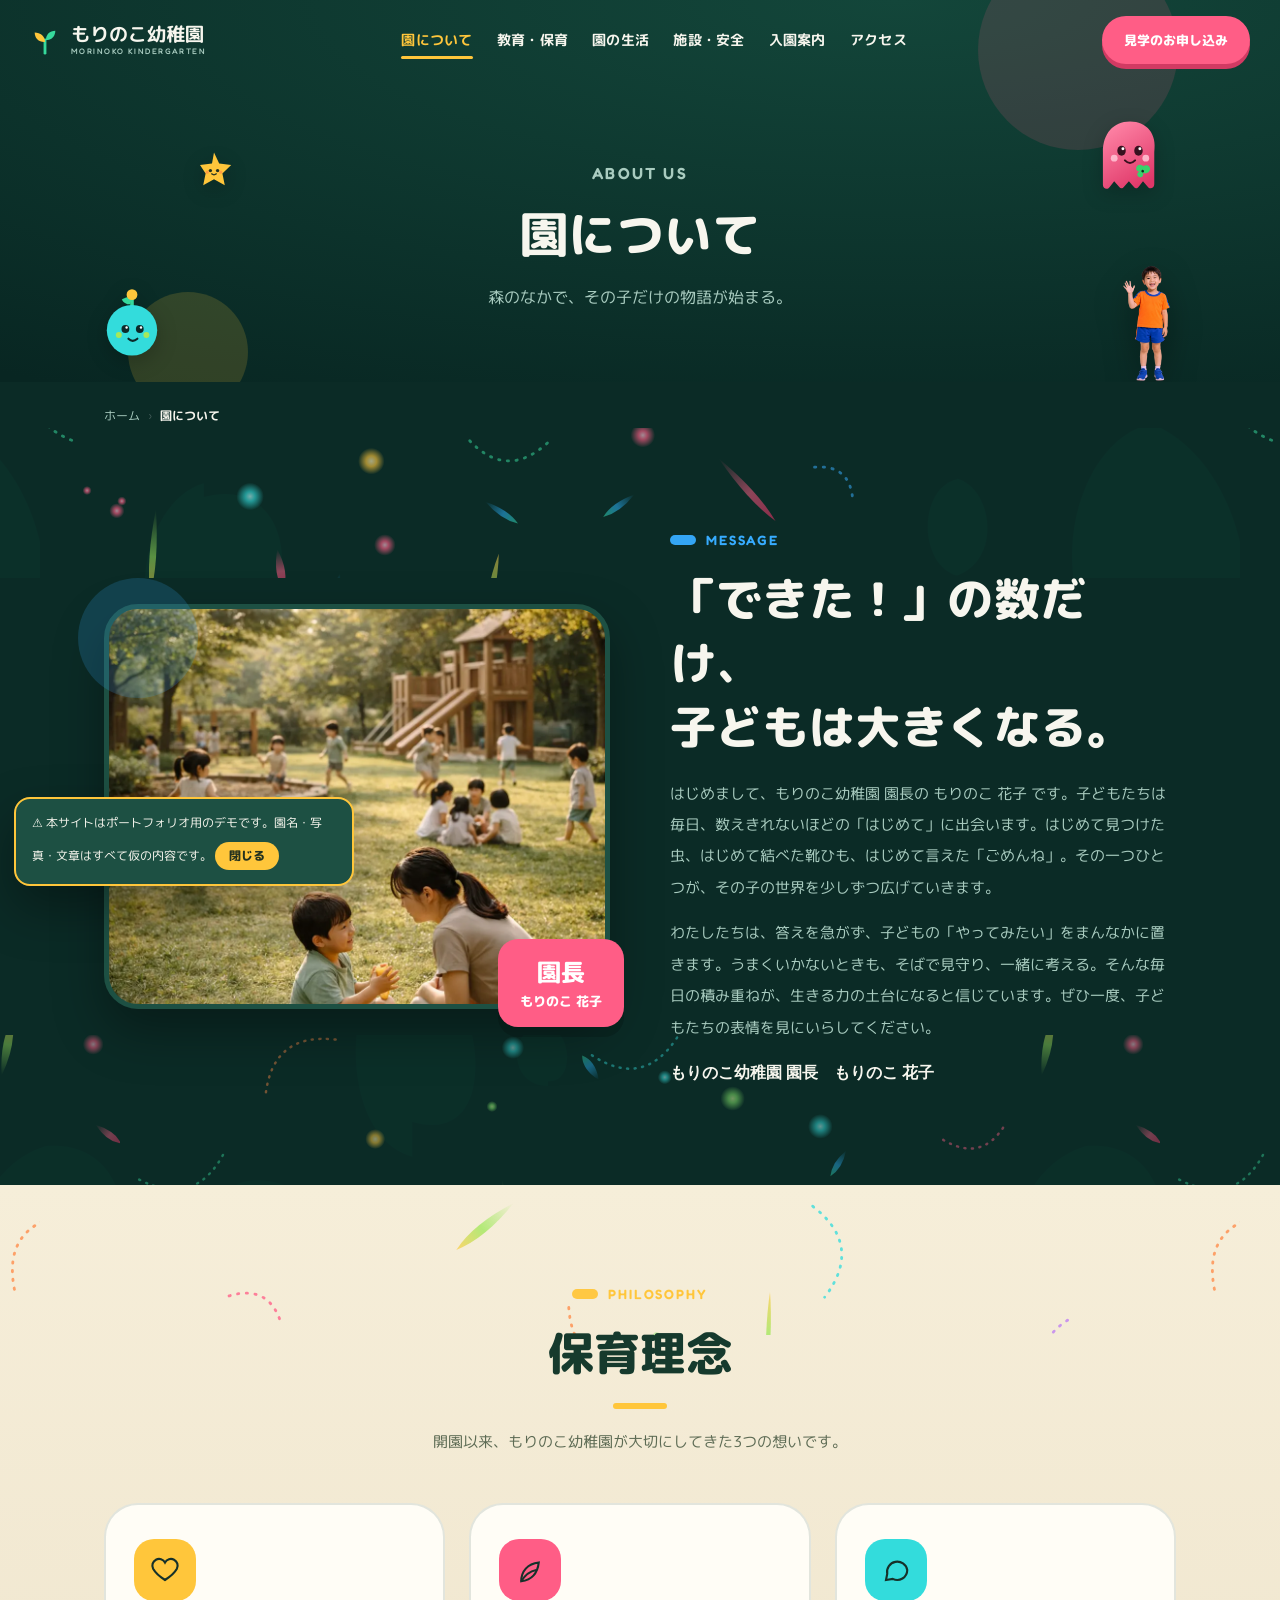
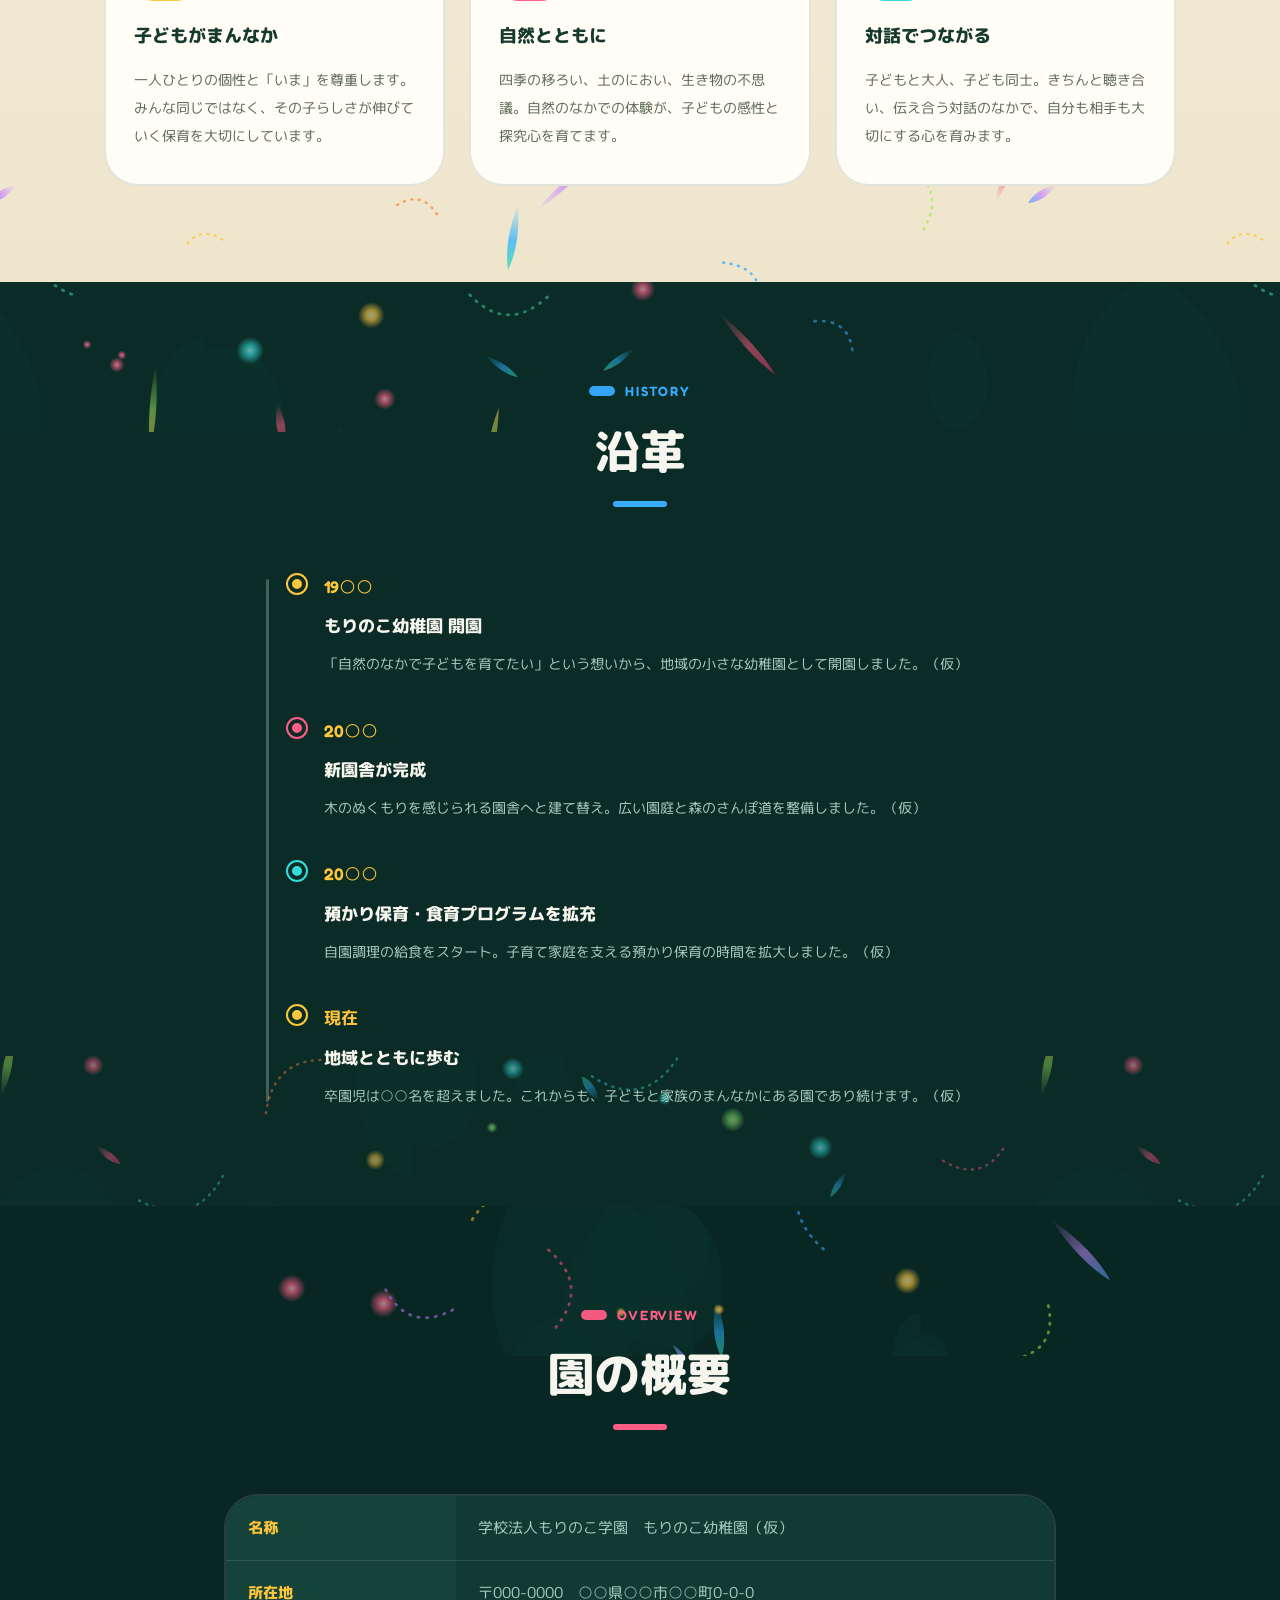
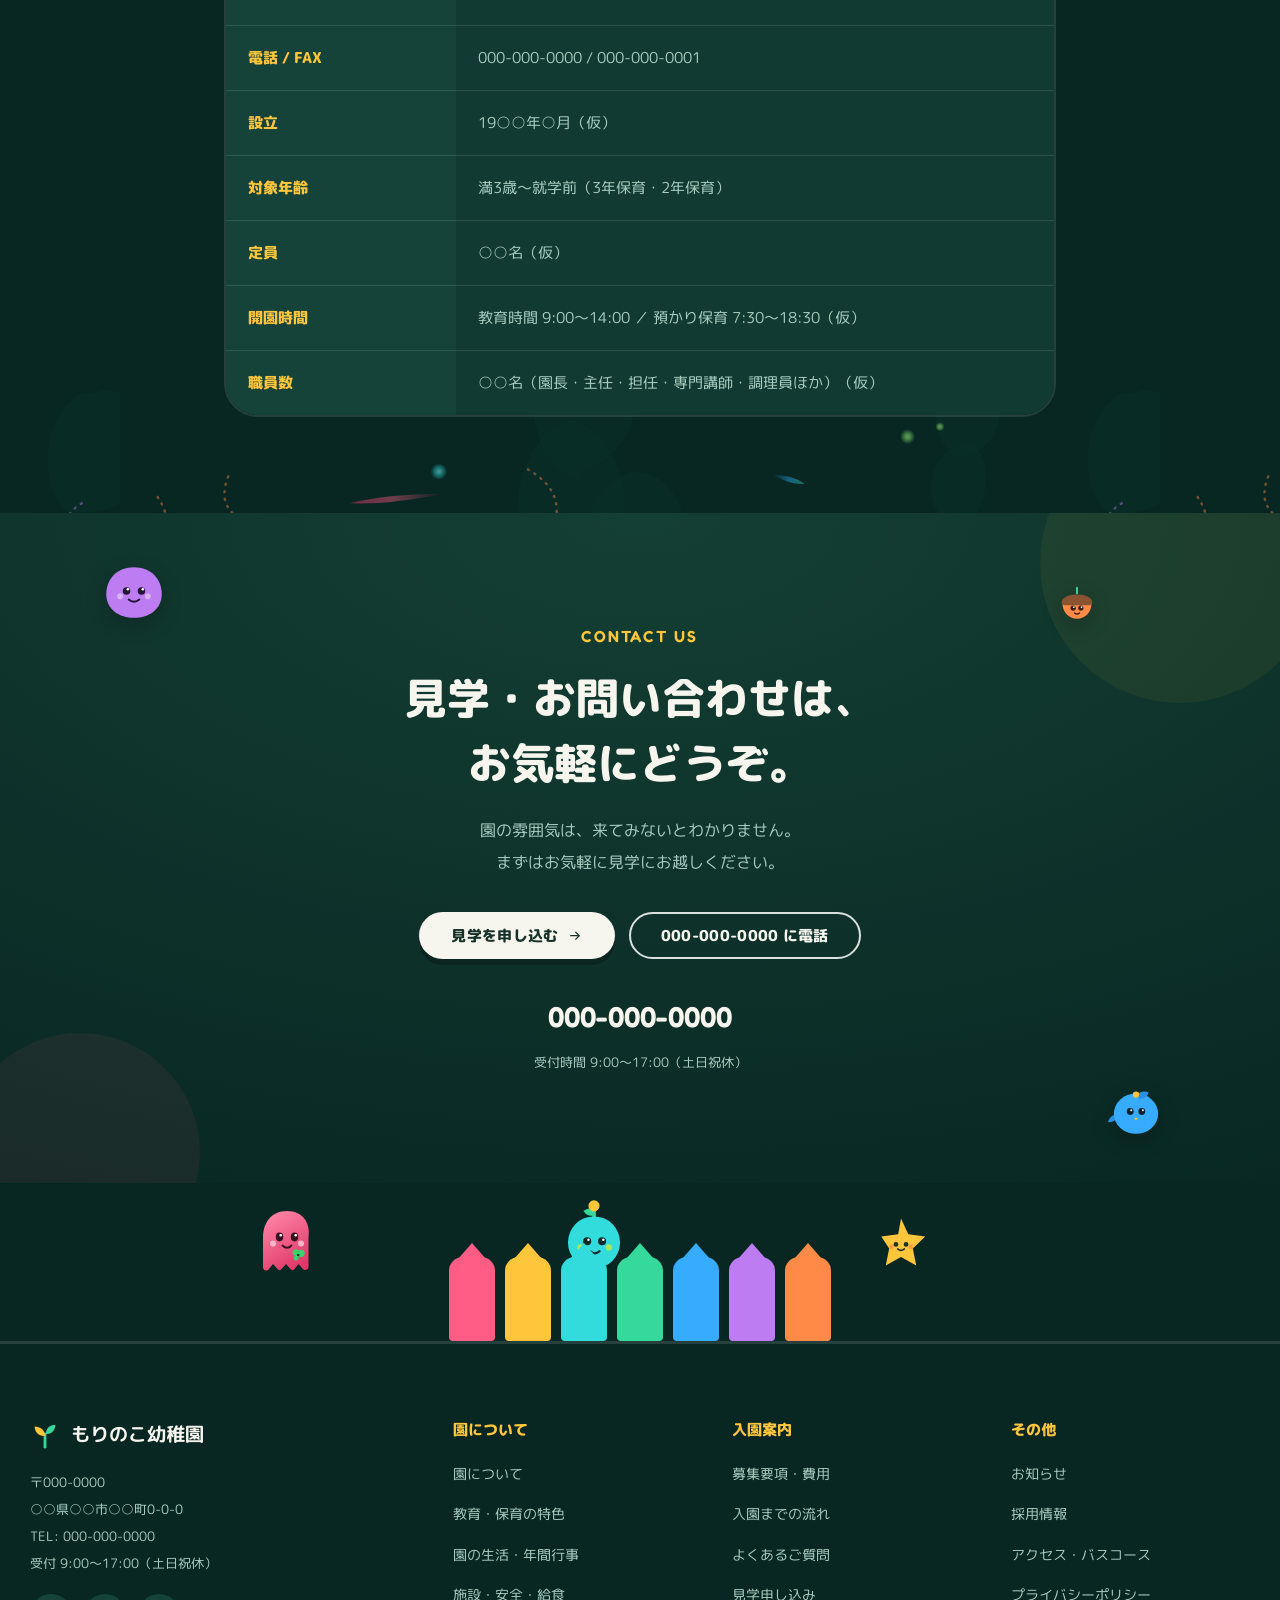
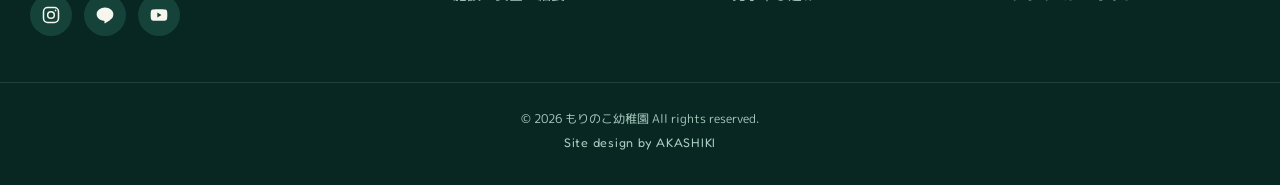
<file: about.html>
<!DOCTYPE html>
<html lang="ja">
<head>
<meta charset="UTF-8">
<meta name="viewport" content="width=device-width, initial-scale=1.0, viewport-fit=cover">
<title>園について ｜ もりのこ幼稚園</title>
<meta name="description" content="もりのこ幼稚園の保育理念・園長挨拶・沿革・園の概要をご紹介します。子どもがまんなか、自然とともに、対話でつながる——3つの想いを大切にしています。">
<link rel="canonical" href="https://sumiyakastudio.github.io/morinoko-kindergarten/about.html">
<meta name="theme-color" content="#082622">
<link rel="icon" href="assets/img/favicon.svg" type="image/svg+xml">
<link rel="icon" href="assets/img/favicon.png" sizes="32x32">
<link rel="apple-touch-icon" href="assets/img/apple-touch-icon.png">
<meta property="og:type" content="website">
<meta property="og:site_name" content="もりのこ幼稚園">
<meta property="og:title" content="園について ｜ もりのこ幼稚園">
<meta property="og:description" content="もりのこ幼稚園の保育理念・園長挨拶・沿革・園の概要をご紹介します。子どもがまんなか、自然とともに、対話でつながる——3つの想いを大切にしています。">
<meta property="og:url" content="https://sumiyakastudio.github.io/morinoko-kindergarten/about.html">
<meta property="og:image" content="https://sumiyakastudio.github.io/morinoko-kindergarten/assets/img/ogp.jpg">
<meta name="twitter:card" content="summary_large_image">
<link rel="preconnect" href="https://fonts.googleapis.com">
<link rel="preconnect" href="https://fonts.gstatic.com" crossorigin>
<link href="https://fonts.googleapis.com/css2?family=Fredoka:wght@400;500;600;700&family=M+PLUS+Rounded+1c:wght@400;500;700;800&display=swap" rel="stylesheet">
<link rel="stylesheet" href="assets/css/style.css">
<script type="application/ld+json">
{"@context":"https://schema.org","@type":"BreadcrumbList","itemListElement":[{"@type":"ListItem","position":1,"name":"ホーム","item":"https://sumiyakastudio.github.io/morinoko-kindergarten/index.html"},{"@type":"ListItem","position":2,"name":"園について","item":"https://sumiyakastudio.github.io/morinoko-kindergarten/about.html"}]}
</script>
</head>
<body>
<a href="#main" class="skip-link">本文へスキップ</a>

<header class="header transparent" id="header">
  <div class="header-inner">
    <a href="index.html" class="header-logo" aria-label="もりのこ幼稚園 トップページ">
      <span class="logo-mark"><svg width="30" height="30" viewBox="0 0 32 32" fill="none" aria-hidden="true" focusable="false"><path d="M16 30V16" stroke="#36d99c" stroke-width="3" stroke-linecap="round"/><path d="M15 18C9 18 5 14 5 8c6 0 11 4 11 10z" fill="#ffc63b"/><path d="M17 16c0-6 4-10 10-10 0 6-4 10-10 10z" fill="#36d99c"/></svg></span>
      <span>もりのこ幼稚園<small>Morinoko Kindergarten</small></span>
    </a>
    <nav class="header-nav" aria-label="メインメニュー">
      <a href="about.html" aria-current="page">園について</a>
      <a href="education.html">教育・保育</a>
      <a href="life.html">園の生活</a>
      <a href="facility.html">施設・安全</a>
      <a href="admission.html">入園案内</a>
      <a href="access.html">アクセス</a>
    </nav>
    <a href="contact.html" class="header-cta">見学のお申し込み</a>
    <button class="hamburger" id="hamburger" aria-label="メニューを開く" aria-controls="mobileNav" aria-expanded="false">
      <span></span><span></span><span></span>
    </button>
  </div>
</header>
<nav class="mobile-nav" id="mobileNav" aria-label="モバイルメニュー">
  <button class="mobile-nav-close" id="mobileNavClose" aria-label="メニューを閉じる"></button>
  <a href="about.html" aria-current="page">園について<span class="mn-en">About</span></a>
  <a href="education.html">教育・保育<span class="mn-en">Education</span></a>
  <a href="life.html">園の生活<span class="mn-en">Daily Life</span></a>
  <a href="facility.html">施設・安全<span class="mn-en">Facility</span></a>
  <a href="admission.html">入園案内<span class="mn-en">Admission</span></a>
  <a href="news.html">お知らせ<span class="mn-en">News</span></a>
  <a href="recruit.html">採用情報<span class="mn-en">Recruit</span></a>
  <a href="access.html">アクセス<span class="mn-en">Access</span></a>
  <a href="contact.html" class="btn btn-fill-white">見学のお申し込み</a>
</nav>

<main id="main">
<section class="page-hero ph-bg-4">
  <img class="deco-mascot alt" src="assets/img/deco/masco-ghost.svg" alt="" aria-hidden="true" style="width:70px;top:118px;right:9%">
  <img class="deco-mascot sp-hide" src="assets/img/deco/masco-sprout.svg" alt="" aria-hidden="true" style="width:60px;bottom:24px;left:8%">
  <img class="deco-mascot alt2 sp-hide" src="assets/img/deco/masco-star.svg" alt="" aria-hidden="true" style="width:44px;top:150px;left:15%">
  <img class="deco-kid sp-hide" src="assets/img/kids/kid05.png" alt="" aria-hidden="true" style="width:128px;bottom:-6px;right:5%">
  <div class="page-hero-inner">
    <p class="ph-en">About Us</p>
    <h1>園について</h1>
    <p>森のなかで、その子だけの物語が始まる。</p>
  </div>
</section>
<nav class="breadcrumb" aria-label="パンくずリスト">
  <ol>
    <li><a href="index.html">ホーム</a></li>
    <li aria-current="page">園について</li>
  </ol>
</nav>

<section class="section">
  <div class="container">
    <div class="split fade-up">
      <div class="split-visual about-visual">
        <div class="about-img" style="background-image:url('assets/img/9.webp')" role="img" aria-label="園庭で園児に寄り添うもりのこ幼稚園の保育者"></div>
        <div class="about-float"><span class="num">園長</span>もりのこ 花子</div>
      </div>
      <div class="split-text">
        <p class="section-en">Message</p>
        <h2 class="section-title">「できた！」の数だけ、<br>子どもは大きくなる。</h2>
        <p class="lead-desc">はじめまして、もりのこ幼稚園 園長の もりのこ 花子 です。子どもたちは毎日、数えきれないほどの「はじめて」に出会います。はじめて見つけた虫、はじめて結べた靴ひも、はじめて言えた「ごめんね」。その一つひとつが、その子の世界を少しずつ広げていきます。</p>
        <p class="lead-desc">わたしたちは、答えを急がず、子どもの「やってみたい」をまんなかに置きます。うまくいかないときも、そばで見守り、一緒に考える。そんな毎日の積み重ねが、生きる力の土台になると信じています。ぜひ一度、子どもたちの表情を見にいらしてください。</p>
        <p style="font-family:'Noto Serif JP',serif;color:var(--green-deep);font-weight:700;margin-top:8px">もりのこ幼稚園 園長　もりのこ 花子</p>
      </div>
    </div>
  </div>
</section>

<section class="section bg-cream">
  <div class="container">
    <div class="section-head center fade-up">
      <p class="section-en">Philosophy</p>
      <h2 class="section-title">保育理念</h2>
      <p class="section-lead">開園以来、もりのこ幼稚園が大切にしてきた3つの想いです。</p>
    </div>
    <div class="card-grid cols-3">
      <div class="info-card fade-up">
        <span class="card-icon"><svg viewBox="0 0 24 24" fill="none" stroke="currentColor" stroke-width="1.7" aria-hidden="true"><path d="M12 20s-7-4.5-9.5-9A4.7 4.7 0 0 1 12 6a4.7 4.7 0 0 1 9.5 5c-2.5 4.5-9.5 9-9.5 9z"/></svg></span>
        <h3>子どもがまんなか</h3>
        <p>一人ひとりの個性と「いま」を尊重します。みんな同じではなく、その子らしさが伸びていく保育を大切にしています。</p>
      </div>
      <div class="info-card fade-up">
        <span class="card-icon"><svg viewBox="0 0 24 24" fill="none" stroke="currentColor" stroke-width="1.7" aria-hidden="true"><path d="M5 21c0-8 5-14 14-15-1 9-6 14-14 15z"/><path d="M5 21c3-5 7-8 12-9"/></svg></span>
        <h3>自然とともに</h3>
        <p>四季の移ろい、土のにおい、生き物の不思議。自然のなかでの体験が、子どもの感性と探究心を育てます。</p>
      </div>
      <div class="info-card fade-up">
        <span class="card-icon"><svg viewBox="0 0 24 24" fill="none" stroke="currentColor" stroke-width="1.7" aria-hidden="true"><path d="M21 12a8 8 0 0 1-11.6 7.1L4 20l1-5A8 8 0 1 1 21 12z"/></svg></span>
        <h3>対話でつながる</h3>
        <p>子どもと大人、子ども同士。きちんと聴き合い、伝え合う対話のなかで、自分も相手も大切にする心を育みます。</p>
      </div>
    </div>
  </div>
</section>

<section class="section">
  <div class="container">
    <div class="section-head center fade-up">
      <p class="section-en">History</p>
      <h2 class="section-title">沿革</h2>
    </div>
    <div class="timeline">
      <div class="tl-item fade-up"><div class="tl-time">19○○</div><div class="tl-body"><h3>もりのこ幼稚園 開園</h3><p>「自然のなかで子どもを育てたい」という想いから、地域の小さな幼稚園として開園しました。（仮）</p></div></div>
      <div class="tl-item fade-up"><div class="tl-time">20○○</div><div class="tl-body"><h3>新園舎が完成</h3><p>木のぬくもりを感じられる園舎へと建て替え。広い園庭と森のさんぽ道を整備しました。（仮）</p></div></div>
      <div class="tl-item fade-up"><div class="tl-time">20○○</div><div class="tl-body"><h3>預かり保育・食育プログラムを拡充</h3><p>自園調理の給食をスタート。子育て家庭を支える預かり保育の時間を拡大しました。（仮）</p></div></div>
      <div class="tl-item fade-up"><div class="tl-time">現在</div><div class="tl-body"><h3>地域とともに歩む</h3><p>卒園児は○○名を超えました。これからも、子どもと家族のまんなかにある園であり続けます。（仮）</p></div></div>
    </div>
  </div>
</section>

<section class="section bg-sage">
  <div class="container" style="max-width:880px">
    <div class="section-head center fade-up">
      <p class="section-en">Overview</p>
      <h2 class="section-title">園の概要</h2>
    </div>
    <div class="fade-up">
<div class="table-wrap"><table class="info-table"><tbody>
<tr><th>名称</th><td>学校法人もりのこ学園　もりのこ幼稚園（仮）</td></tr>
<tr><th>所在地</th><td>〒000-0000　○○県○○市○○町0-0-0</td></tr>
<tr><th>電話 / FAX</th><td>000-000-0000 / 000-000-0001</td></tr>
<tr><th>設立</th><td>19○○年○月（仮）</td></tr>
<tr><th>対象年齢</th><td>満3歳〜就学前（3年保育・2年保育）</td></tr>
<tr><th>定員</th><td>○○名（仮）</td></tr>
<tr><th>開園時間</th><td>教育時間 9:00〜14:00 ／ 預かり保育 7:30〜18:30（仮）</td></tr>
<tr><th>職員数</th><td>○○名（園長・主任・担任・専門講師・調理員ほか）（仮）</td></tr>
</tbody></table></div>
    </div>
  </div>
</section>

<section class="cta">
  <img class="deco-mascot alt sp-hide" src="assets/img/deco/masco-blob.svg" alt="" aria-hidden="true" style="width:64px;top:50px;left:8%">
  <img class="deco-mascot alt2 sp-hide" src="assets/img/deco/masco-bird.svg" alt="" aria-hidden="true" style="width:58px;bottom:46px;right:9%">
  <img class="deco-mascot sp-hide" src="assets/img/deco/masco-acorn.svg" alt="" aria-hidden="true" style="width:48px;top:70px;right:14%">
  <div class="container cta-inner">
    <p class="cta-en">Contact Us</p>
    <h2 class="cta-title">見学・お問い合わせは、<br>お気軽にどうぞ。</h2>
    <p class="cta-sub">園の雰囲気は、来てみないとわかりません。<br>まずはお気軽に見学にお越しください。</p>
    <div class="cta-actions">
      <a href="contact.html" class="btn btn-fill-white">見学を申し込む <svg viewBox="0 0 24 24" fill="none" stroke="currentColor" stroke-width="2" aria-hidden="true"><path d="M5 12h14M13 6l6 6-6 6"/></svg></a>
      <a href="tel:0000000000" class="btn btn-outline-white">000-000-0000 に電話</a>
    </div>
    <div class="cta-tel">
      <a href="tel:0000000000">000-000-0000</a>
      <small>受付時間 9:00〜17:00（土日祝休）</small>
    </div>
  </div>
</section>
</main>

<div class="footer-band" aria-hidden="true">
  <img class="fb-mascot" src="assets/img/deco/masco-ghost.svg" alt="" style="left:20%">
  <img class="fb-mascot" src="assets/img/deco/masco-sprout.svg" alt="" style="left:44%">
  <img class="fb-mascot" src="assets/img/deco/masco-star.svg" alt="" style="left:68%">
  <span class="crayon"></span><span class="crayon"></span><span class="crayon"></span><span class="crayon"></span><span class="crayon"></span><span class="crayon"></span><span class="crayon"></span>
</div>
<footer class="footer">
  <div class="footer-inner">
    <div>
      <div class="footer-brand"><span class="logo-mark"><svg width="30" height="30" viewBox="0 0 32 32" fill="none" aria-hidden="true" focusable="false"><path d="M16 30V16" stroke="#36d99c" stroke-width="3" stroke-linecap="round"/><path d="M15 18C9 18 5 14 5 8c6 0 11 4 11 10z" fill="#ffc63b"/><path d="M17 16c0-6 4-10 10-10 0 6-4 10-10 10z" fill="#36d99c"/></svg></span>もりのこ幼稚園</div>
      <p class="footer-desc">〒000-0000<br>○○県○○市○○町0-0-0<br>TEL: 000-000-0000<br>受付 9:00〜17:00（土日祝休）</p>
      <div class="footer-sns">
        <a href="#" aria-label="Instagram（準備中）"><svg viewBox="0 0 24 24" fill="none" stroke="currentColor" stroke-width="1.8" aria-hidden="true"><rect x="3" y="3" width="18" height="18" rx="5"/><circle cx="12" cy="12" r="4"/><circle cx="17.5" cy="6.5" r="1" fill="currentColor" stroke="none"/></svg></a>
        <a href="#" aria-label="LINE公式アカウント（準備中）"><svg viewBox="0 0 24 24" fill="currentColor" aria-hidden="true"><path d="M12 3C6.5 3 2 6.6 2 11c0 4 3.6 7.3 8.5 7.9.3.1.8.2.9.5.1.3.1.7 0 1l-.1.9c0 .3-.2 1 .9.6 1.1-.5 6-3.5 8.2-6h0C21.5 14.5 22 12.8 22 11c0-4.4-4.5-8-10-8z"/></svg></a>
        <a href="#" aria-label="YouTube（準備中）"><svg viewBox="0 0 24 24" fill="currentColor" aria-hidden="true"><path d="M22 12s0-3.2-.4-4.7a2.5 2.5 0 0 0-1.8-1.8C18.3 5 12 5 12 5s-6.3 0-7.8.5a2.5 2.5 0 0 0-1.8 1.8C2 8.8 2 12 2 12s0 3.2.4 4.7a2.5 2.5 0 0 0 1.8 1.8C5.7 19 12 19 12 19s6.3 0 7.8-.5a2.5 2.5 0 0 0 1.8-1.8C22 15.2 22 12 22 12zM10 15V9l5 3z"/></svg></a>
      </div>
    </div>
    <div>
      <h4>園について</h4>
      <ul class="footer-links">
        <li><a href="about.html">園について</a></li>
        <li><a href="education.html">教育・保育の特色</a></li>
        <li><a href="life.html">園の生活・年間行事</a></li>
        <li><a href="facility.html">施設・安全・給食</a></li>
      </ul>
    </div>
    <div>
      <h4>入園案内</h4>
      <ul class="footer-links">
        <li><a href="admission.html">募集要項・費用</a></li>
        <li><a href="admission.html#flow">入園までの流れ</a></li>
        <li><a href="admission.html#faq">よくあるご質問</a></li>
        <li><a href="contact.html">見学申し込み</a></li>
      </ul>
    </div>
    <div>
      <h4>その他</h4>
      <ul class="footer-links">
        <li><a href="news.html">お知らせ</a></li>
        <li><a href="recruit.html">採用情報</a></li>
        <li><a href="access.html">アクセス・バスコース</a></li>
        <li><a href="privacy.html">プライバシーポリシー</a></li>
      </ul>
    </div>
  </div>
  <div class="footer-copy">
    <span>© <span id="year">2026</span> もりのこ幼稚園 All rights reserved.</span><br>
    <span class="credit">Site design by AKASHIKI</span>
  </div>
</footer>

<div class="float-cta" id="floatCta">
  <a class="float-line" href="contact.html" aria-label="LINEで見学予約（準備中）"><svg viewBox="0 0 24 24" fill="currentColor" aria-hidden="true"><path d="M12 3C6.5 3 2 6.6 2 11c0 4 3.6 7.3 8.5 7.9.3.1.8.2.9.5.1.3.1.7 0 1l-.1.9c0 .3-.2 1 .9.6 1.1-.5 6-3.5 8.2-6h0C21.5 14.5 22 12.8 22 11c0-4.4-4.5-8-10-8z"/></svg><span>LINEで見学予約</span></a>
  <button class="float-top" id="floatTop" aria-label="ページの先頭へ戻る"><svg viewBox="0 0 24 24" fill="none" stroke="currentColor" stroke-width="2" aria-hidden="true"><path d="M18 15l-6-6-6 6"/></svg></button>
</div>

<div class="demo-note" id="demoNote">
  ⚠ 本サイトはポートフォリオ用のデモです。園名・写真・文章はすべて仮の内容です。
  <button id="demoNoteClose" aria-label="この注記を閉じる">閉じる</button>
</div>

<script src="assets/js/main.js"></script>
</body>
</html>
</file>
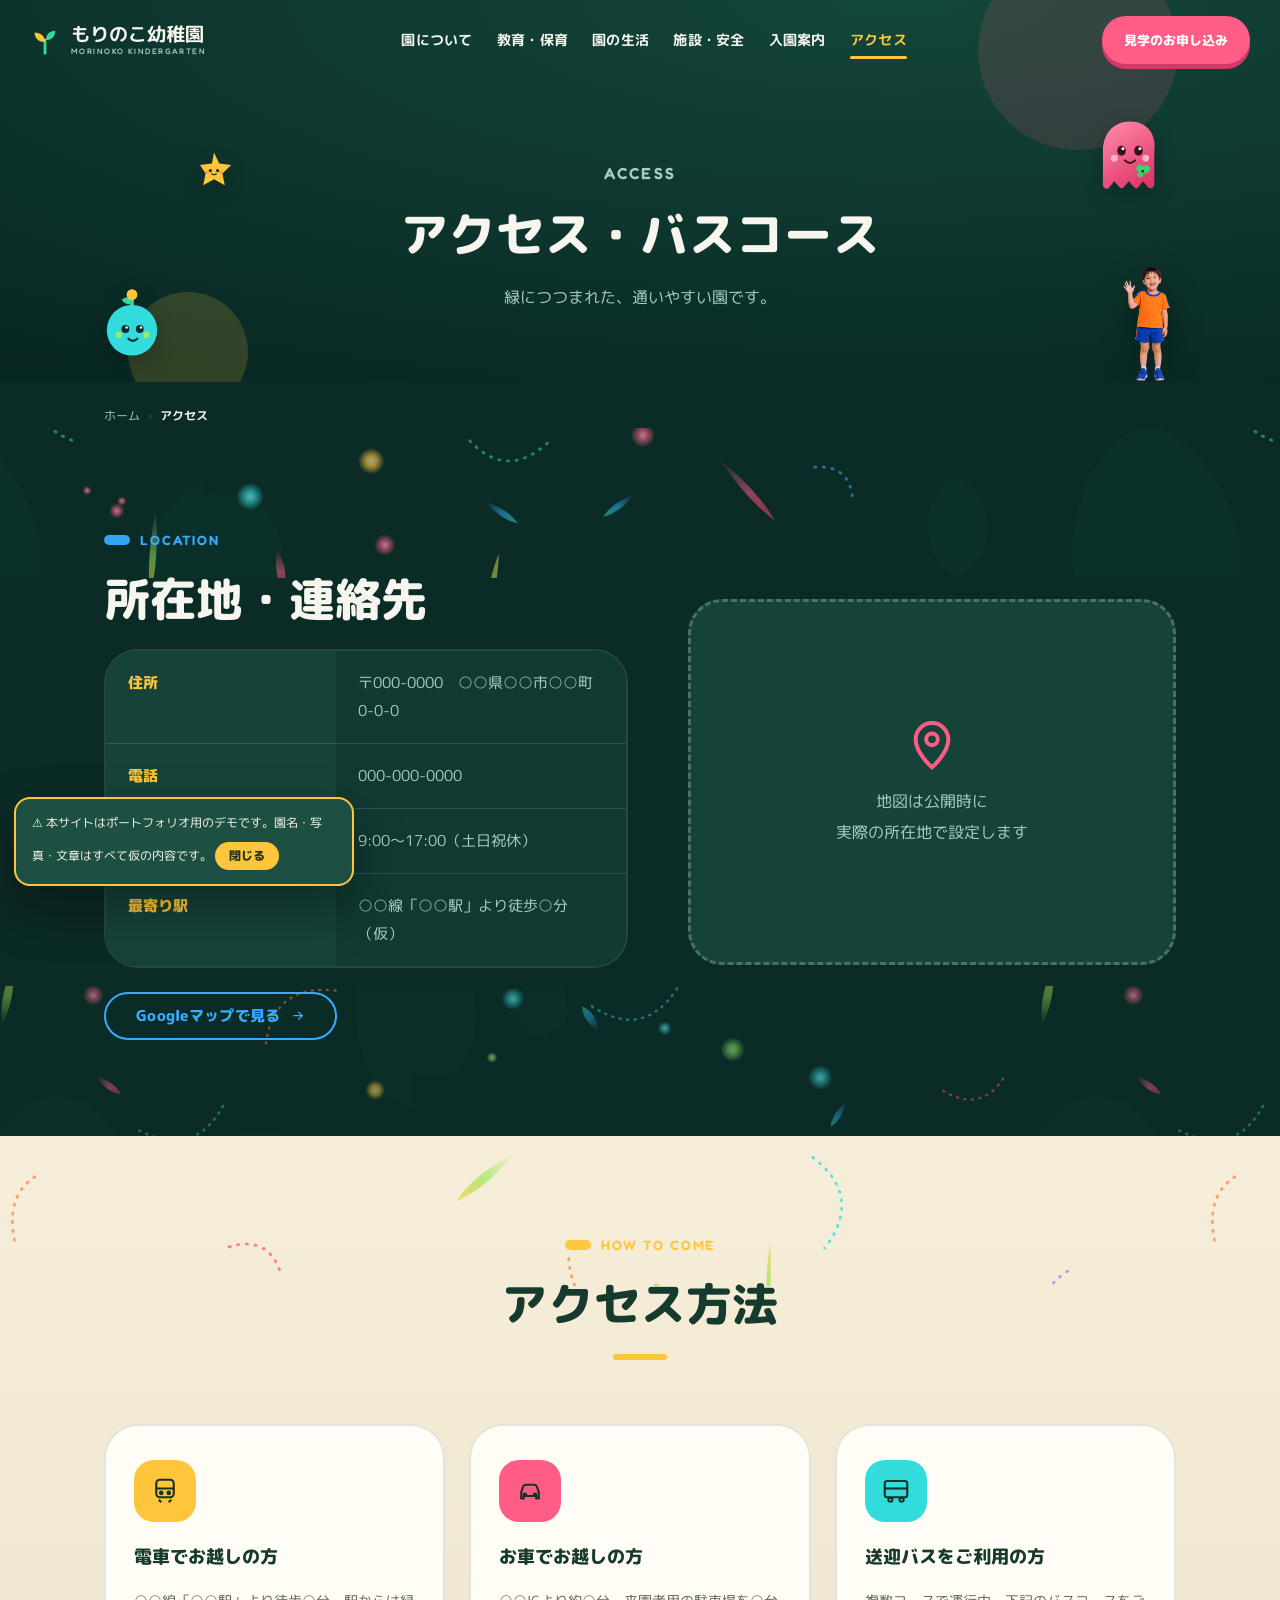
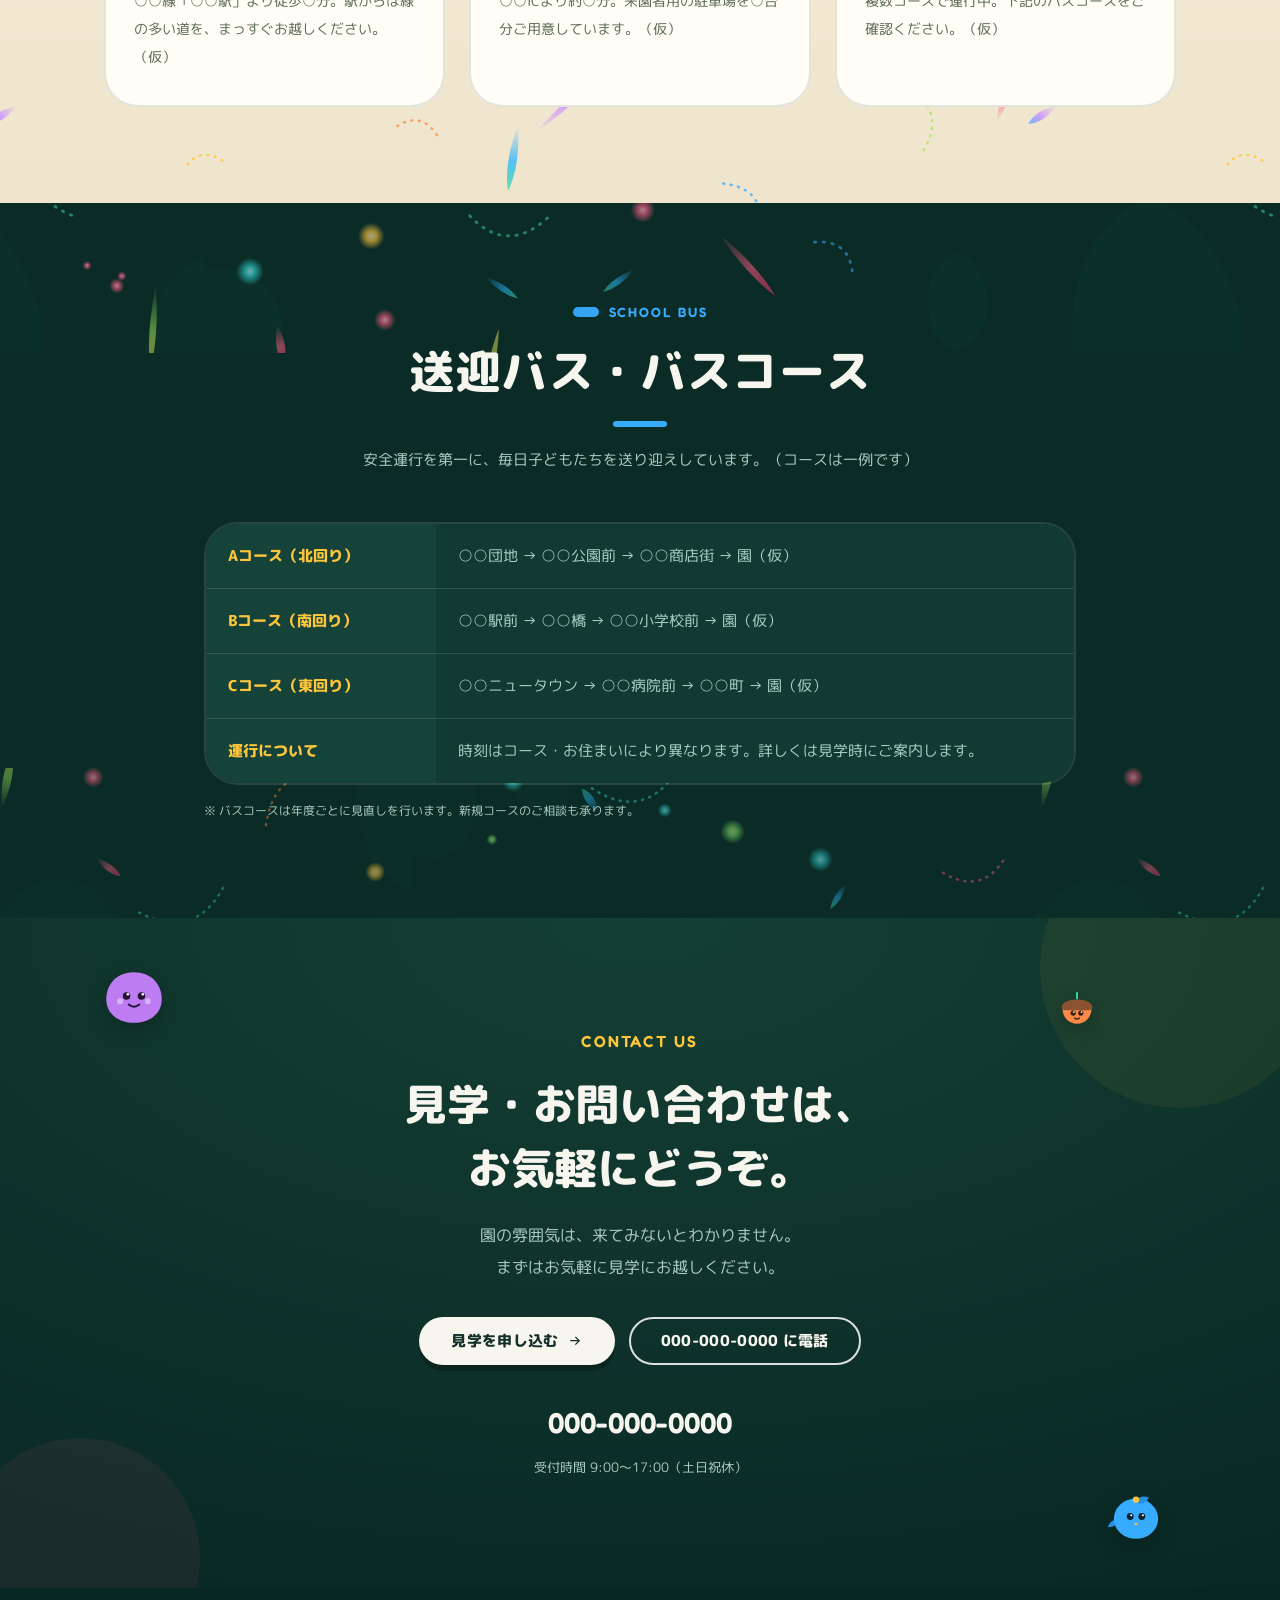
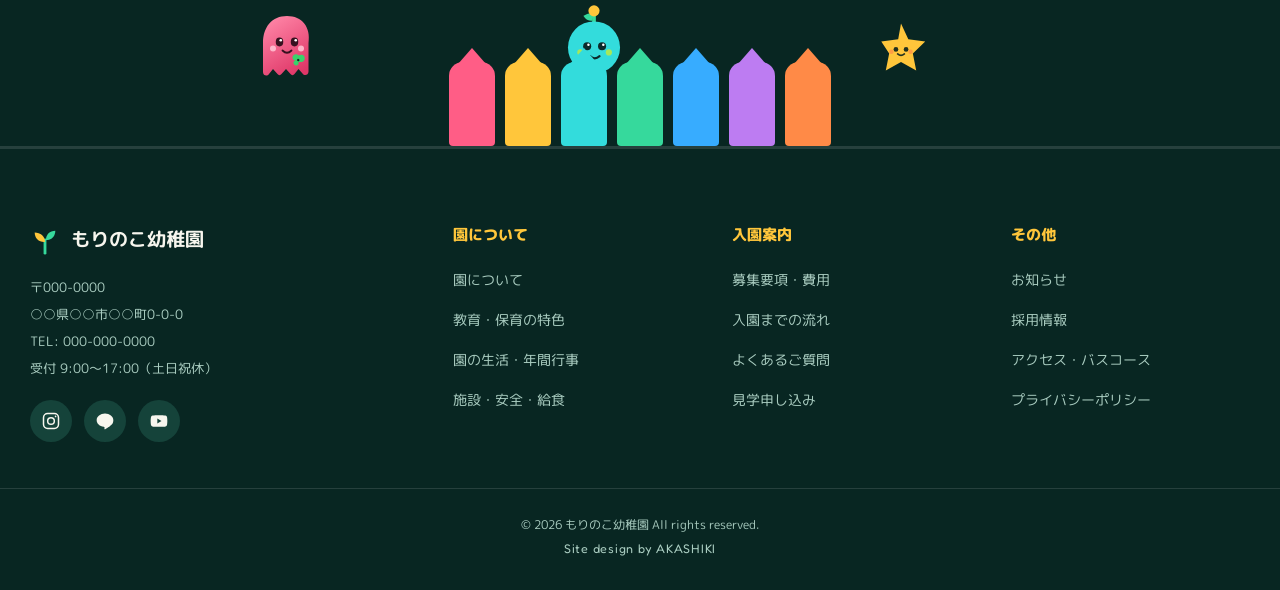
<file: access.html>
<!DOCTYPE html>
<html lang="ja">
<head>
<meta charset="UTF-8">
<meta name="viewport" content="width=device-width, initial-scale=1.0, viewport-fit=cover">
<title>アクセス・バスコース ｜ もりのこ幼稚園</title>
<meta name="description" content="もりのこ幼稚園へのアクセス方法と送迎バスのコースをご案内します。緑につつまれた、通いやすい園です。">
<link rel="canonical" href="https://sumiyakastudio.github.io/morinoko-kindergarten/access.html">
<meta name="theme-color" content="#082622">
<link rel="icon" href="assets/img/favicon.svg" type="image/svg+xml">
<link rel="icon" href="assets/img/favicon.png" sizes="32x32">
<link rel="apple-touch-icon" href="assets/img/apple-touch-icon.png">
<meta property="og:type" content="website">
<meta property="og:site_name" content="もりのこ幼稚園">
<meta property="og:title" content="アクセス・バスコース ｜ もりのこ幼稚園">
<meta property="og:description" content="もりのこ幼稚園へのアクセス方法と送迎バスのコースをご案内します。緑につつまれた、通いやすい園です。">
<meta property="og:url" content="https://sumiyakastudio.github.io/morinoko-kindergarten/access.html">
<meta property="og:image" content="https://sumiyakastudio.github.io/morinoko-kindergarten/assets/img/ogp.jpg">
<meta name="twitter:card" content="summary_large_image">
<link rel="preconnect" href="https://fonts.googleapis.com">
<link rel="preconnect" href="https://fonts.gstatic.com" crossorigin>
<link href="https://fonts.googleapis.com/css2?family=Fredoka:wght@400;500;600;700&family=M+PLUS+Rounded+1c:wght@400;500;700;800&display=swap" rel="stylesheet">
<link rel="stylesheet" href="assets/css/style.css">
<script type="application/ld+json">
{"@context":"https://schema.org","@type":"BreadcrumbList","itemListElement":[{"@type":"ListItem","position":1,"name":"ホーム","item":"https://sumiyakastudio.github.io/morinoko-kindergarten/index.html"},{"@type":"ListItem","position":2,"name":"アクセス","item":"https://sumiyakastudio.github.io/morinoko-kindergarten/access.html"}]}
</script>
</head>
<body>
<a href="#main" class="skip-link">本文へスキップ</a>

<header class="header transparent" id="header">
  <div class="header-inner">
    <a href="index.html" class="header-logo" aria-label="もりのこ幼稚園 トップページ">
      <span class="logo-mark"><svg width="30" height="30" viewBox="0 0 32 32" fill="none" aria-hidden="true" focusable="false"><path d="M16 30V16" stroke="#36d99c" stroke-width="3" stroke-linecap="round"/><path d="M15 18C9 18 5 14 5 8c6 0 11 4 11 10z" fill="#ffc63b"/><path d="M17 16c0-6 4-10 10-10 0 6-4 10-10 10z" fill="#36d99c"/></svg></span>
      <span>もりのこ幼稚園<small>Morinoko Kindergarten</small></span>
    </a>
    <nav class="header-nav" aria-label="メインメニュー">
      <a href="about.html">園について</a>
      <a href="education.html">教育・保育</a>
      <a href="life.html">園の生活</a>
      <a href="facility.html">施設・安全</a>
      <a href="admission.html">入園案内</a>
      <a href="access.html" aria-current="page">アクセス</a>
    </nav>
    <a href="contact.html" class="header-cta">見学のお申し込み</a>
    <button class="hamburger" id="hamburger" aria-label="メニューを開く" aria-controls="mobileNav" aria-expanded="false">
      <span></span><span></span><span></span>
    </button>
  </div>
</header>
<nav class="mobile-nav" id="mobileNav" aria-label="モバイルメニュー">
  <button class="mobile-nav-close" id="mobileNavClose" aria-label="メニューを閉じる"></button>
  <a href="about.html">園について<span class="mn-en">About</span></a>
  <a href="education.html">教育・保育<span class="mn-en">Education</span></a>
  <a href="life.html">園の生活<span class="mn-en">Daily Life</span></a>
  <a href="facility.html">施設・安全<span class="mn-en">Facility</span></a>
  <a href="admission.html">入園案内<span class="mn-en">Admission</span></a>
  <a href="news.html">お知らせ<span class="mn-en">News</span></a>
  <a href="recruit.html">採用情報<span class="mn-en">Recruit</span></a>
  <a href="access.html" aria-current="page">アクセス<span class="mn-en">Access</span></a>
  <a href="contact.html" class="btn btn-fill-white">見学のお申し込み</a>
</nav>

<main id="main">
<section class="page-hero ph-bg-1">
  <img class="deco-mascot alt" src="assets/img/deco/masco-ghost.svg" alt="" aria-hidden="true" style="width:70px;top:118px;right:9%">
  <img class="deco-mascot sp-hide" src="assets/img/deco/masco-sprout.svg" alt="" aria-hidden="true" style="width:60px;bottom:24px;left:8%">
  <img class="deco-mascot alt2 sp-hide" src="assets/img/deco/masco-star.svg" alt="" aria-hidden="true" style="width:44px;top:150px;left:15%">
  <img class="deco-kid sp-hide" src="assets/img/kids/kid05.png" alt="" aria-hidden="true" style="width:128px;bottom:-6px;right:5%">
  <div class="page-hero-inner">
    <p class="ph-en">Access</p>
    <h1>アクセス・バスコース</h1>
    <p>緑につつまれた、通いやすい園です。</p>
  </div>
</section>
<nav class="breadcrumb" aria-label="パンくずリスト">
  <ol>
    <li><a href="index.html">ホーム</a></li>
    <li aria-current="page">アクセス</li>
  </ol>
</nav>

<section class="section">
  <div class="container">
    <div class="split fade-up">
      <div class="split-text">
        <p class="section-en">Location</p>
        <h2 class="section-title">所在地・連絡先</h2>
        <div style="margin-bottom:24px">
<div class="table-wrap"><table class="info-table"><tbody>
<tr><th>住所</th><td>〒000-0000　○○県○○市○○町0-0-0</td></tr>
<tr><th>電話</th><td>000-000-0000</td></tr>
<tr><th>受付時間</th><td>9:00〜17:00（土日祝休）</td></tr>
<tr><th>最寄り駅</th><td>○○線「○○駅」より徒歩○分（仮）</td></tr>
</tbody></table></div>
        </div>
        <a href="https://www.google.com/maps" target="_blank" rel="noopener" class="btn btn-outline">Googleマップで見る <svg viewBox="0 0 24 24" fill="none" stroke="currentColor" stroke-width="2" aria-hidden="true"><path d="M5 12h14M13 6l6 6-6 6"/></svg></a>
      </div>
      <div class="split-visual">
        <div class="map-placeholder" role="img" aria-label="地図（公開時に実際の所在地を設定します）">
          <span class="map-pin"><svg viewBox="0 0 24 24" fill="none" stroke="currentColor" stroke-width="1.7" aria-hidden="true"><path d="M12 22s7-6 7-12a7 7 0 1 0-14 0c0 6 7 12 7 12z"/><circle cx="12" cy="10" r="2.5"/></svg></span>
          <p>地図は公開時に<br>実際の所在地で設定します</p>
        </div>
      </div>
    </div>
  </div>
</section>

<section class="section bg-cream">
  <div class="container">
    <div class="section-head center fade-up">
      <p class="section-en">How to come</p>
      <h2 class="section-title">アクセス方法</h2>
    </div>
    <div class="card-grid cols-3">
      <div class="info-card fade-up">
        <span class="card-icon"><svg viewBox="0 0 24 24" fill="none" stroke="currentColor" stroke-width="1.7" aria-hidden="true"><rect x="5" y="3" width="14" height="14" rx="3"/><path d="M5 10h14M9 21l-2-2M15 21l2-2"/><circle cx="9" cy="13.5" r="1"/><circle cx="15" cy="13.5" r="1"/></svg></span>
        <h3>電車でお越しの方</h3>
        <p>○○線「○○駅」より徒歩○分。駅からは緑の多い道を、まっすぐお越しください。（仮）</p>
      </div>
      <div class="info-card fade-up">
        <span class="card-icon"><svg viewBox="0 0 24 24" fill="none" stroke="currentColor" stroke-width="1.7" aria-hidden="true"><path d="M5 13l1.5-4.5A2 2 0 0 1 8.4 7h7.2a2 2 0 0 1 1.9 1.5L19 13v5h-2v-2H7v2H5v-5z"/><circle cx="8" cy="15" r="1"/><circle cx="16" cy="15" r="1"/></svg></span>
        <h3>お車でお越しの方</h3>
        <p>○○ICより約○分。来園者用の駐車場を○台分ご用意しています。（仮）</p>
      </div>
      <div class="info-card fade-up">
        <span class="card-icon"><svg viewBox="0 0 24 24" fill="none" stroke="currentColor" stroke-width="1.7" aria-hidden="true"><rect x="3" y="4" width="18" height="13" rx="2"/><path d="M3 10h18"/><circle cx="7.5" cy="19" r="1.6"/><circle cx="16.5" cy="19" r="1.6"/></svg></span>
        <h3>送迎バスをご利用の方</h3>
        <p>複数コースで運行中。下記のバスコースをご確認ください。（仮）</p>
      </div>
    </div>
  </div>
</section>

<section class="section">
  <div class="container" style="max-width:920px">
    <div class="section-head center fade-up">
      <p class="section-en">School Bus</p>
      <h2 class="section-title">送迎バス・バスコース</h2>
      <p class="section-lead">安全運行を第一に、毎日子どもたちを送り迎えしています。（コースは一例です）</p>
    </div>
    <div class="fade-up">
<div class="table-wrap"><table class="info-table"><tbody>
<tr><th>Aコース（北回り）</th><td>○○団地 → ○○公園前 → ○○商店街 → 園（仮）</td></tr>
<tr><th>Bコース（南回り）</th><td>○○駅前 → ○○橋 → ○○小学校前 → 園（仮）</td></tr>
<tr><th>Cコース（東回り）</th><td>○○ニュータウン → ○○病院前 → ○○町 → 園（仮）</td></tr>
<tr><th>運行について</th><td>時刻はコース・お住まいにより異なります。詳しくは見学時にご案内します。</td></tr>
</tbody></table></div>
      <p class="form-note" style="margin-top:14px">※ バスコースは年度ごとに見直しを行います。新規コースのご相談も承ります。</p>
    </div>
  </div>
</section>

<section class="cta">
  <img class="deco-mascot alt sp-hide" src="assets/img/deco/masco-blob.svg" alt="" aria-hidden="true" style="width:64px;top:50px;left:8%">
  <img class="deco-mascot alt2 sp-hide" src="assets/img/deco/masco-bird.svg" alt="" aria-hidden="true" style="width:58px;bottom:46px;right:9%">
  <img class="deco-mascot sp-hide" src="assets/img/deco/masco-acorn.svg" alt="" aria-hidden="true" style="width:48px;top:70px;right:14%">
  <div class="container cta-inner">
    <p class="cta-en">Contact Us</p>
    <h2 class="cta-title">見学・お問い合わせは、<br>お気軽にどうぞ。</h2>
    <p class="cta-sub">園の雰囲気は、来てみないとわかりません。<br>まずはお気軽に見学にお越しください。</p>
    <div class="cta-actions">
      <a href="contact.html" class="btn btn-fill-white">見学を申し込む <svg viewBox="0 0 24 24" fill="none" stroke="currentColor" stroke-width="2" aria-hidden="true"><path d="M5 12h14M13 6l6 6-6 6"/></svg></a>
      <a href="tel:0000000000" class="btn btn-outline-white">000-000-0000 に電話</a>
    </div>
    <div class="cta-tel">
      <a href="tel:0000000000">000-000-0000</a>
      <small>受付時間 9:00〜17:00（土日祝休）</small>
    </div>
  </div>
</section>
</main>

<div class="footer-band" aria-hidden="true">
  <img class="fb-mascot" src="assets/img/deco/masco-ghost.svg" alt="" style="left:20%">
  <img class="fb-mascot" src="assets/img/deco/masco-sprout.svg" alt="" style="left:44%">
  <img class="fb-mascot" src="assets/img/deco/masco-star.svg" alt="" style="left:68%">
  <span class="crayon"></span><span class="crayon"></span><span class="crayon"></span><span class="crayon"></span><span class="crayon"></span><span class="crayon"></span><span class="crayon"></span>
</div>
<footer class="footer">
  <div class="footer-inner">
    <div>
      <div class="footer-brand"><span class="logo-mark"><svg width="30" height="30" viewBox="0 0 32 32" fill="none" aria-hidden="true" focusable="false"><path d="M16 30V16" stroke="#36d99c" stroke-width="3" stroke-linecap="round"/><path d="M15 18C9 18 5 14 5 8c6 0 11 4 11 10z" fill="#ffc63b"/><path d="M17 16c0-6 4-10 10-10 0 6-4 10-10 10z" fill="#36d99c"/></svg></span>もりのこ幼稚園</div>
      <p class="footer-desc">〒000-0000<br>○○県○○市○○町0-0-0<br>TEL: 000-000-0000<br>受付 9:00〜17:00（土日祝休）</p>
      <div class="footer-sns">
        <a href="#" aria-label="Instagram（準備中）"><svg viewBox="0 0 24 24" fill="none" stroke="currentColor" stroke-width="1.8" aria-hidden="true"><rect x="3" y="3" width="18" height="18" rx="5"/><circle cx="12" cy="12" r="4"/><circle cx="17.5" cy="6.5" r="1" fill="currentColor" stroke="none"/></svg></a>
        <a href="#" aria-label="LINE公式アカウント（準備中）"><svg viewBox="0 0 24 24" fill="currentColor" aria-hidden="true"><path d="M12 3C6.5 3 2 6.6 2 11c0 4 3.6 7.3 8.5 7.9.3.1.8.2.9.5.1.3.1.7 0 1l-.1.9c0 .3-.2 1 .9.6 1.1-.5 6-3.5 8.2-6h0C21.5 14.5 22 12.8 22 11c0-4.4-4.5-8-10-8z"/></svg></a>
        <a href="#" aria-label="YouTube（準備中）"><svg viewBox="0 0 24 24" fill="currentColor" aria-hidden="true"><path d="M22 12s0-3.2-.4-4.7a2.5 2.5 0 0 0-1.8-1.8C18.3 5 12 5 12 5s-6.3 0-7.8.5a2.5 2.5 0 0 0-1.8 1.8C2 8.8 2 12 2 12s0 3.2.4 4.7a2.5 2.5 0 0 0 1.8 1.8C5.7 19 12 19 12 19s6.3 0 7.8-.5a2.5 2.5 0 0 0 1.8-1.8C22 15.2 22 12 22 12zM10 15V9l5 3z"/></svg></a>
      </div>
    </div>
    <div>
      <h4>園について</h4>
      <ul class="footer-links">
        <li><a href="about.html">園について</a></li>
        <li><a href="education.html">教育・保育の特色</a></li>
        <li><a href="life.html">園の生活・年間行事</a></li>
        <li><a href="facility.html">施設・安全・給食</a></li>
      </ul>
    </div>
    <div>
      <h4>入園案内</h4>
      <ul class="footer-links">
        <li><a href="admission.html">募集要項・費用</a></li>
        <li><a href="admission.html#flow">入園までの流れ</a></li>
        <li><a href="admission.html#faq">よくあるご質問</a></li>
        <li><a href="contact.html">見学申し込み</a></li>
      </ul>
    </div>
    <div>
      <h4>その他</h4>
      <ul class="footer-links">
        <li><a href="news.html">お知らせ</a></li>
        <li><a href="recruit.html">採用情報</a></li>
        <li><a href="access.html">アクセス・バスコース</a></li>
        <li><a href="privacy.html">プライバシーポリシー</a></li>
      </ul>
    </div>
  </div>
  <div class="footer-copy">
    <span>© <span id="year">2026</span> もりのこ幼稚園 All rights reserved.</span><br>
    <span class="credit">Site design by AKASHIKI</span>
  </div>
</footer>

<div class="float-cta" id="floatCta">
  <a class="float-line" href="contact.html" aria-label="LINEで見学予約（準備中）"><svg viewBox="0 0 24 24" fill="currentColor" aria-hidden="true"><path d="M12 3C6.5 3 2 6.6 2 11c0 4 3.6 7.3 8.5 7.9.3.1.8.2.9.5.1.3.1.7 0 1l-.1.9c0 .3-.2 1 .9.6 1.1-.5 6-3.5 8.2-6h0C21.5 14.5 22 12.8 22 11c0-4.4-4.5-8-10-8z"/></svg><span>LINEで見学予約</span></a>
  <button class="float-top" id="floatTop" aria-label="ページの先頭へ戻る"><svg viewBox="0 0 24 24" fill="none" stroke="currentColor" stroke-width="2" aria-hidden="true"><path d="M18 15l-6-6-6 6"/></svg></button>
</div>

<div class="demo-note" id="demoNote">
  ⚠ 本サイトはポートフォリオ用のデモです。園名・写真・文章はすべて仮の内容です。
  <button id="demoNoteClose" aria-label="この注記を閉じる">閉じる</button>
</div>

<script src="assets/js/main.js"></script>
</body>
</html>
</file>
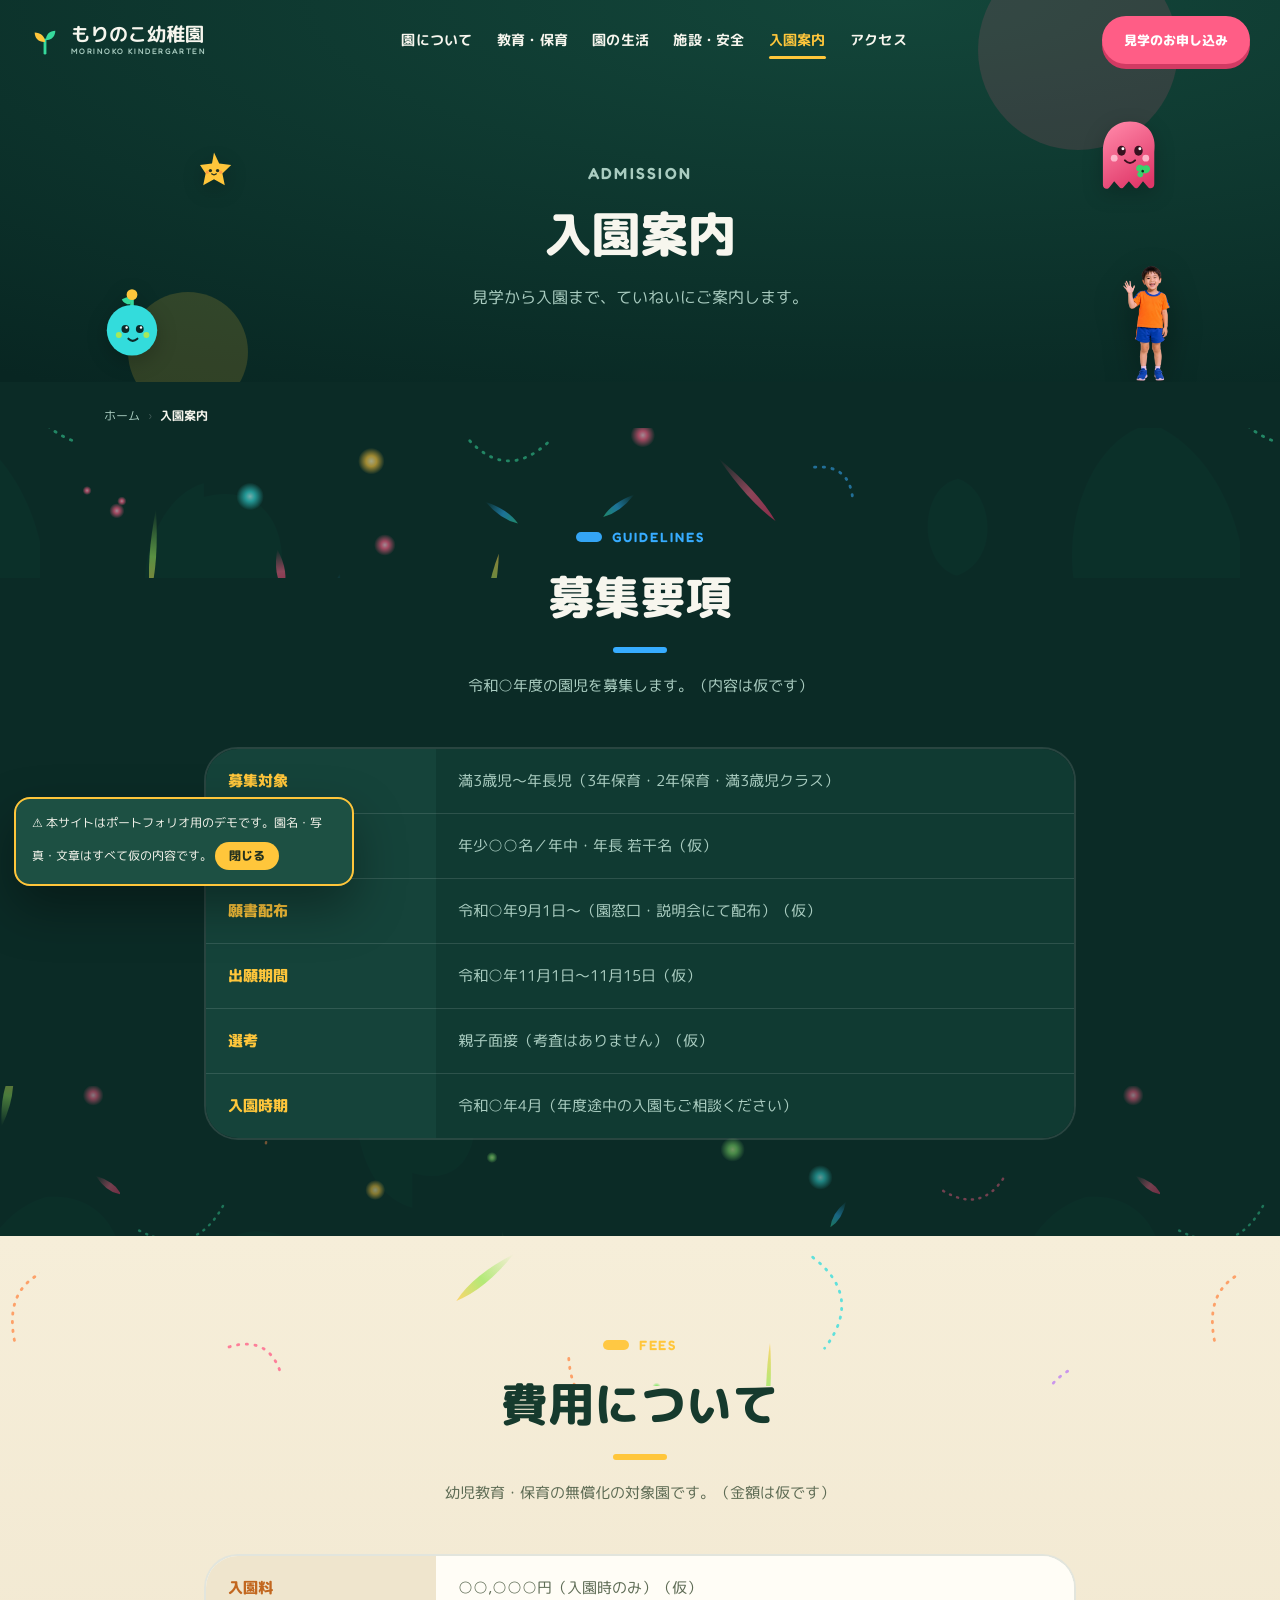
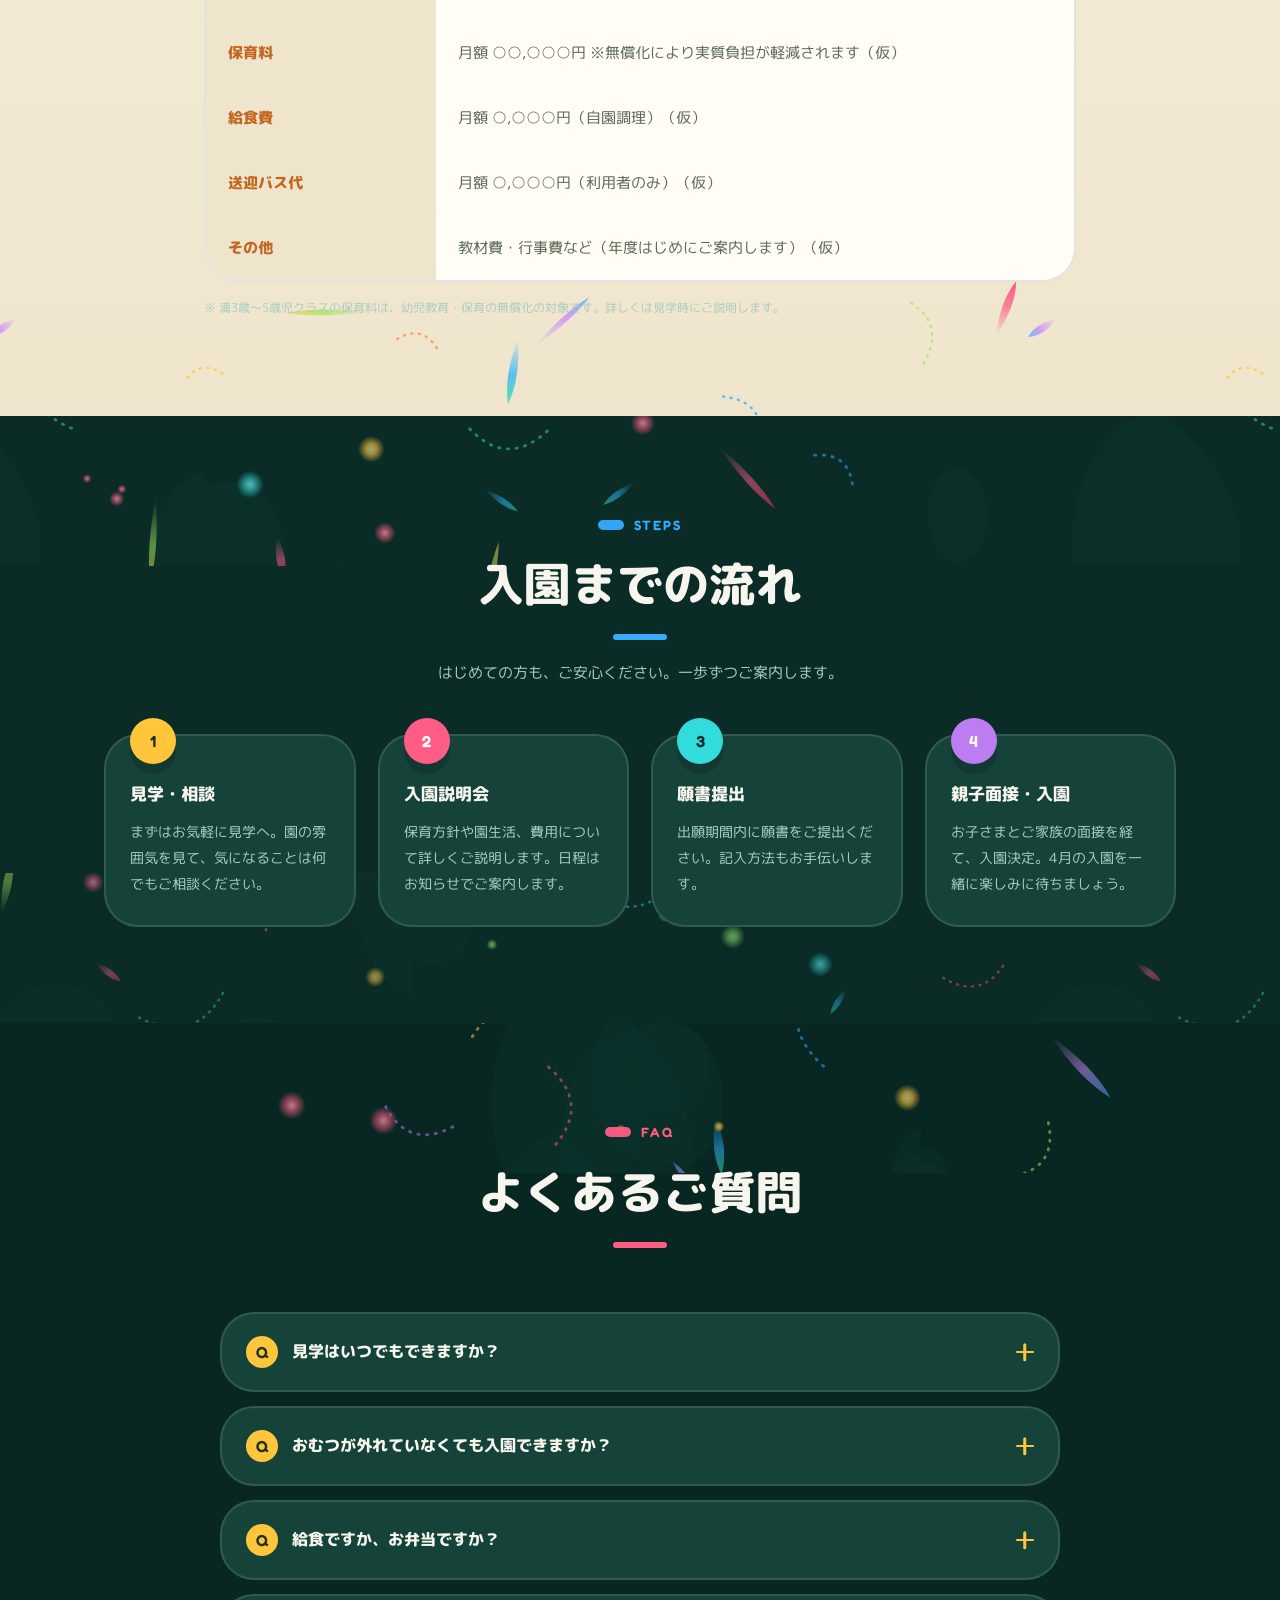
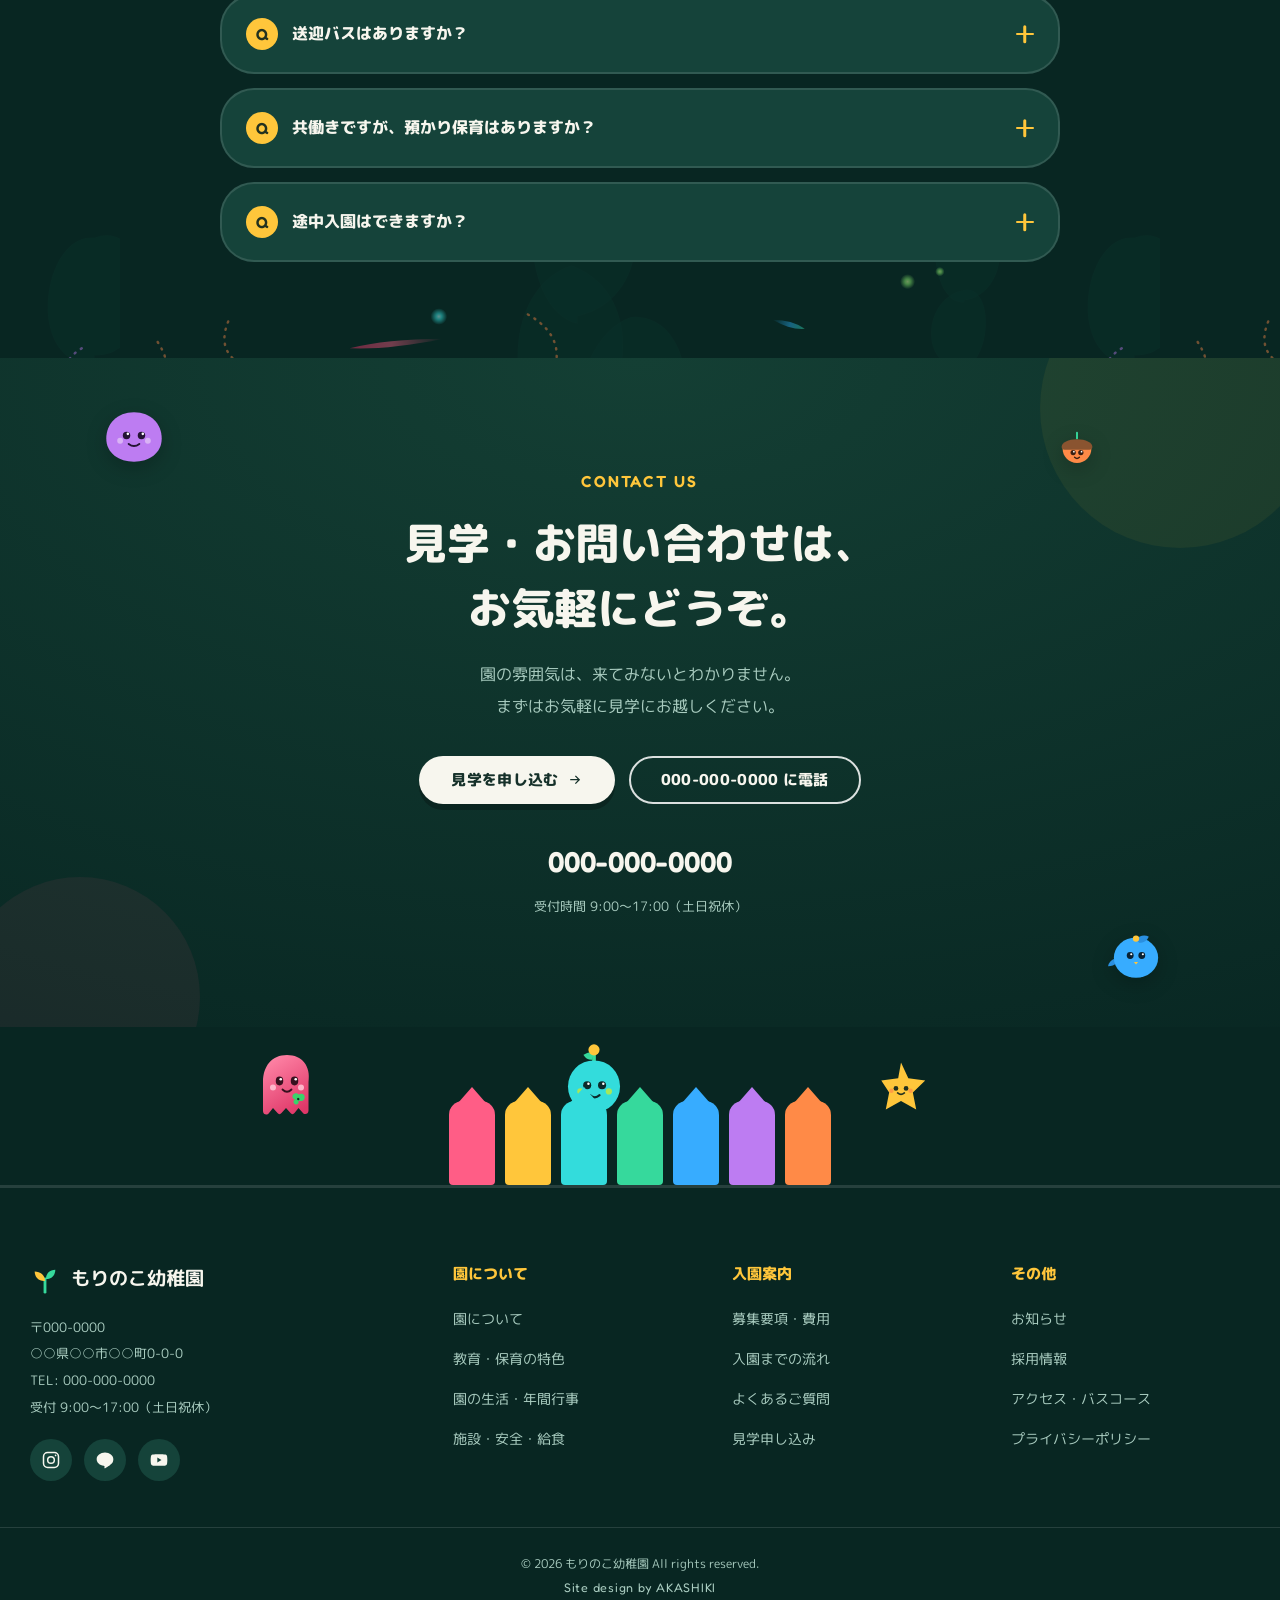
<file: admission.html>
<!DOCTYPE html>
<html lang="ja">
<head>
<meta charset="UTF-8">
<meta name="viewport" content="width=device-width, initial-scale=1.0, viewport-fit=cover">
<title>入園案内 ｜ もりのこ幼稚園</title>
<meta name="description" content="もりのこ幼稚園の募集要項・費用・入園までの流れ・よくあるご質問をご案内します。見学はいつでもお気軽にどうぞ。">
<link rel="canonical" href="https://sumiyakastudio.github.io/morinoko-kindergarten/admission.html">
<meta name="theme-color" content="#082622">
<link rel="icon" href="assets/img/favicon.svg" type="image/svg+xml">
<link rel="icon" href="assets/img/favicon.png" sizes="32x32">
<link rel="apple-touch-icon" href="assets/img/apple-touch-icon.png">
<meta property="og:type" content="website">
<meta property="og:site_name" content="もりのこ幼稚園">
<meta property="og:title" content="入園案内 ｜ もりのこ幼稚園">
<meta property="og:description" content="もりのこ幼稚園の募集要項・費用・入園までの流れ・よくあるご質問をご案内します。見学はいつでもお気軽にどうぞ。">
<meta property="og:url" content="https://sumiyakastudio.github.io/morinoko-kindergarten/admission.html">
<meta property="og:image" content="https://sumiyakastudio.github.io/morinoko-kindergarten/assets/img/ogp.jpg">
<meta name="twitter:card" content="summary_large_image">
<link rel="preconnect" href="https://fonts.googleapis.com">
<link rel="preconnect" href="https://fonts.gstatic.com" crossorigin>
<link href="https://fonts.googleapis.com/css2?family=Fredoka:wght@400;500;600;700&family=M+PLUS+Rounded+1c:wght@400;500;700;800&display=swap" rel="stylesheet">
<link rel="stylesheet" href="assets/css/style.css">
<script type="application/ld+json">
{"@context":"https://schema.org","@type":"BreadcrumbList","itemListElement":[{"@type":"ListItem","position":1,"name":"ホーム","item":"https://sumiyakastudio.github.io/morinoko-kindergarten/index.html"},{"@type":"ListItem","position":2,"name":"入園案内","item":"https://sumiyakastudio.github.io/morinoko-kindergarten/admission.html"}]}
</script>
</head>
<body>
<a href="#main" class="skip-link">本文へスキップ</a>

<header class="header transparent" id="header">
  <div class="header-inner">
    <a href="index.html" class="header-logo" aria-label="もりのこ幼稚園 トップページ">
      <span class="logo-mark"><svg width="30" height="30" viewBox="0 0 32 32" fill="none" aria-hidden="true" focusable="false"><path d="M16 30V16" stroke="#36d99c" stroke-width="3" stroke-linecap="round"/><path d="M15 18C9 18 5 14 5 8c6 0 11 4 11 10z" fill="#ffc63b"/><path d="M17 16c0-6 4-10 10-10 0 6-4 10-10 10z" fill="#36d99c"/></svg></span>
      <span>もりのこ幼稚園<small>Morinoko Kindergarten</small></span>
    </a>
    <nav class="header-nav" aria-label="メインメニュー">
      <a href="about.html">園について</a>
      <a href="education.html">教育・保育</a>
      <a href="life.html">園の生活</a>
      <a href="facility.html">施設・安全</a>
      <a href="admission.html" aria-current="page">入園案内</a>
      <a href="access.html">アクセス</a>
    </nav>
    <a href="contact.html" class="header-cta">見学のお申し込み</a>
    <button class="hamburger" id="hamburger" aria-label="メニューを開く" aria-controls="mobileNav" aria-expanded="false">
      <span></span><span></span><span></span>
    </button>
  </div>
</header>
<nav class="mobile-nav" id="mobileNav" aria-label="モバイルメニュー">
  <button class="mobile-nav-close" id="mobileNavClose" aria-label="メニューを閉じる"></button>
  <a href="about.html">園について<span class="mn-en">About</span></a>
  <a href="education.html">教育・保育<span class="mn-en">Education</span></a>
  <a href="life.html">園の生活<span class="mn-en">Daily Life</span></a>
  <a href="facility.html">施設・安全<span class="mn-en">Facility</span></a>
  <a href="admission.html" aria-current="page">入園案内<span class="mn-en">Admission</span></a>
  <a href="news.html">お知らせ<span class="mn-en">News</span></a>
  <a href="recruit.html">採用情報<span class="mn-en">Recruit</span></a>
  <a href="access.html">アクセス<span class="mn-en">Access</span></a>
  <a href="contact.html" class="btn btn-fill-white">見学のお申し込み</a>
</nav>

<main id="main">
<section class="page-hero ph-bg-5">
  <img class="deco-mascot alt" src="assets/img/deco/masco-ghost.svg" alt="" aria-hidden="true" style="width:70px;top:118px;right:9%">
  <img class="deco-mascot sp-hide" src="assets/img/deco/masco-sprout.svg" alt="" aria-hidden="true" style="width:60px;bottom:24px;left:8%">
  <img class="deco-mascot alt2 sp-hide" src="assets/img/deco/masco-star.svg" alt="" aria-hidden="true" style="width:44px;top:150px;left:15%">
  <img class="deco-kid sp-hide" src="assets/img/kids/kid05.png" alt="" aria-hidden="true" style="width:128px;bottom:-6px;right:5%">
  <div class="page-hero-inner">
    <p class="ph-en">Admission</p>
    <h1>入園案内</h1>
    <p>見学から入園まで、ていねいにご案内します。</p>
  </div>
</section>
<nav class="breadcrumb" aria-label="パンくずリスト">
  <ol>
    <li><a href="index.html">ホーム</a></li>
    <li aria-current="page">入園案内</li>
  </ol>
</nav>

<section class="section">
  <div class="container" style="max-width:920px">
    <div class="section-head center fade-up">
      <p class="section-en">Guidelines</p>
      <h2 class="section-title">募集要項</h2>
      <p class="section-lead">令和○年度の園児を募集します。（内容は仮です）</p>
    </div>
    <div class="fade-up">
<div class="table-wrap"><table class="info-table"><tbody>
<tr><th>募集対象</th><td>満3歳児〜年長児（3年保育・2年保育・満3歳児クラス）</td></tr>
<tr><th>募集人数</th><td>年少○○名／年中・年長 若干名（仮）</td></tr>
<tr><th>願書配布</th><td>令和○年9月1日〜（園窓口・説明会にて配布）（仮）</td></tr>
<tr><th>出願期間</th><td>令和○年11月1日〜11月15日（仮）</td></tr>
<tr><th>選考</th><td>親子面接（考査はありません）（仮）</td></tr>
<tr><th>入園時期</th><td>令和○年4月（年度途中の入園もご相談ください）</td></tr>
</tbody></table></div>
    </div>
  </div>
</section>

<section class="section bg-cream">
  <div class="container" style="max-width:920px">
    <div class="section-head center fade-up">
      <p class="section-en">Fees</p>
      <h2 class="section-title">費用について</h2>
      <p class="section-lead">幼児教育・保育の無償化の対象園です。（金額は仮です）</p>
    </div>
    <div class="fade-up">
<div class="table-wrap"><table class="info-table"><tbody>
<tr><th>入園料</th><td>○○,○○○円（入園時のみ）（仮）</td></tr>
<tr><th>保育料</th><td>月額 ○○,○○○円 ※無償化により実質負担が軽減されます（仮）</td></tr>
<tr><th>給食費</th><td>月額 ○,○○○円（自園調理）（仮）</td></tr>
<tr><th>送迎バス代</th><td>月額 ○,○○○円（利用者のみ）（仮）</td></tr>
<tr><th>その他</th><td>教材費・行事費など（年度はじめにご案内します）（仮）</td></tr>
</tbody></table></div>
      <p class="form-note" style="margin-top:14px">※ 満3歳〜5歳児クラスの保育料は、幼児教育・保育の無償化の対象です。詳しくは見学時にご説明します。</p>
    </div>
  </div>
</section>

<section class="section" id="flow">
  <div class="container">
    <div class="section-head center fade-up">
      <p class="section-en">Steps</p>
      <h2 class="section-title">入園までの流れ</h2>
      <p class="section-lead">はじめての方も、ご安心ください。一歩ずつご案内します。</p>
    </div>
    <div class="steps">
      <div class="step fade-up"><h3>見学・相談</h3><p>まずはお気軽に見学へ。園の雰囲気を見て、気になることは何でもご相談ください。</p></div>
      <div class="step fade-up"><h3>入園説明会</h3><p>保育方針や園生活、費用について詳しくご説明します。日程はお知らせでご案内します。</p></div>
      <div class="step fade-up"><h3>願書提出</h3><p>出願期間内に願書をご提出ください。記入方法もお手伝いします。</p></div>
      <div class="step fade-up"><h3>親子面接・入園</h3><p>お子さまとご家族の面接を経て、入園決定。4月の入園を一緒に楽しみに待ちましょう。</p></div>
    </div>
  </div>
</section>

<section class="section bg-sage" id="faq">
  <div class="container">
    <div class="section-head center fade-up">
      <p class="section-en">FAQ</p>
      <h2 class="section-title">よくあるご質問</h2>
    </div>
    <div class="faq-list fade-up">
    <div class="faq-item">
      <button class="faq-q"><span class="q-mark">Q</span><span>見学はいつでもできますか？</span><span class="q-icon" aria-hidden="true"></span></button>
      <div class="faq-a"><div class="faq-a-inner">はい、平日であればいつでも見学いただけます。お子さまの活動の様子をご覧いただけるよう、午前中がおすすめです。お電話またはお問い合わせフォームよりご予約ください。</div></div>
    </div>
    <div class="faq-item">
      <button class="faq-q"><span class="q-mark">Q</span><span>おむつが外れていなくても入園できますか？</span><span class="q-icon" aria-hidden="true"></span></button>
      <div class="faq-a"><div class="faq-a-inner">大丈夫です。一人ひとりの発達に合わせて、ご家庭と連携しながらすすめていきますのでご安心ください。（仮）</div></div>
    </div>
    <div class="faq-item">
      <button class="faq-q"><span class="q-mark">Q</span><span>給食ですか、お弁当ですか？</span><span class="q-icon" aria-hidden="true"></span></button>
      <div class="faq-a"><div class="faq-a-inner">自園調理の給食を基本としています。曜日によってお弁当の日を設けている場合もあります。アレルギーには個別に対応します。（仮）</div></div>
    </div>
    <div class="faq-item">
      <button class="faq-q"><span class="q-mark">Q</span><span>送迎バスはありますか？</span><span class="q-icon" aria-hidden="true"></span></button>
      <div class="faq-a"><div class="faq-a-inner">はい、複数のコースで運行しています。コースや時刻はアクセスページをご覧いただくか、見学時にご確認ください。（仮）</div></div>
    </div>
    <div class="faq-item">
      <button class="faq-q"><span class="q-mark">Q</span><span>共働きですが、預かり保育はありますか？</span><span class="q-icon" aria-hidden="true"></span></button>
      <div class="faq-a"><div class="faq-a-inner">教育時間の前後に預かり保育を実施しています。長期休業中もご利用いただけます。お仕事のあるご家庭も安心してお預けください。（仮）</div></div>
    </div>
    <div class="faq-item">
      <button class="faq-q"><span class="q-mark">Q</span><span>途中入園はできますか？</span><span class="q-icon" aria-hidden="true"></span></button>
      <div class="faq-a"><div class="faq-a-inner">定員に空きがあれば、年度途中の入園も可能です。まずはお気軽にお問い合わせください。</div></div>
    </div>
    </div>
  </div>
</section>

<section class="cta">
  <img class="deco-mascot alt sp-hide" src="assets/img/deco/masco-blob.svg" alt="" aria-hidden="true" style="width:64px;top:50px;left:8%">
  <img class="deco-mascot alt2 sp-hide" src="assets/img/deco/masco-bird.svg" alt="" aria-hidden="true" style="width:58px;bottom:46px;right:9%">
  <img class="deco-mascot sp-hide" src="assets/img/deco/masco-acorn.svg" alt="" aria-hidden="true" style="width:48px;top:70px;right:14%">
  <div class="container cta-inner">
    <p class="cta-en">Contact Us</p>
    <h2 class="cta-title">見学・お問い合わせは、<br>お気軽にどうぞ。</h2>
    <p class="cta-sub">園の雰囲気は、来てみないとわかりません。<br>まずはお気軽に見学にお越しください。</p>
    <div class="cta-actions">
      <a href="contact.html" class="btn btn-fill-white">見学を申し込む <svg viewBox="0 0 24 24" fill="none" stroke="currentColor" stroke-width="2" aria-hidden="true"><path d="M5 12h14M13 6l6 6-6 6"/></svg></a>
      <a href="tel:0000000000" class="btn btn-outline-white">000-000-0000 に電話</a>
    </div>
    <div class="cta-tel">
      <a href="tel:0000000000">000-000-0000</a>
      <small>受付時間 9:00〜17:00（土日祝休）</small>
    </div>
  </div>
</section>
</main>

<div class="footer-band" aria-hidden="true">
  <img class="fb-mascot" src="assets/img/deco/masco-ghost.svg" alt="" style="left:20%">
  <img class="fb-mascot" src="assets/img/deco/masco-sprout.svg" alt="" style="left:44%">
  <img class="fb-mascot" src="assets/img/deco/masco-star.svg" alt="" style="left:68%">
  <span class="crayon"></span><span class="crayon"></span><span class="crayon"></span><span class="crayon"></span><span class="crayon"></span><span class="crayon"></span><span class="crayon"></span>
</div>
<footer class="footer">
  <div class="footer-inner">
    <div>
      <div class="footer-brand"><span class="logo-mark"><svg width="30" height="30" viewBox="0 0 32 32" fill="none" aria-hidden="true" focusable="false"><path d="M16 30V16" stroke="#36d99c" stroke-width="3" stroke-linecap="round"/><path d="M15 18C9 18 5 14 5 8c6 0 11 4 11 10z" fill="#ffc63b"/><path d="M17 16c0-6 4-10 10-10 0 6-4 10-10 10z" fill="#36d99c"/></svg></span>もりのこ幼稚園</div>
      <p class="footer-desc">〒000-0000<br>○○県○○市○○町0-0-0<br>TEL: 000-000-0000<br>受付 9:00〜17:00（土日祝休）</p>
      <div class="footer-sns">
        <a href="#" aria-label="Instagram（準備中）"><svg viewBox="0 0 24 24" fill="none" stroke="currentColor" stroke-width="1.8" aria-hidden="true"><rect x="3" y="3" width="18" height="18" rx="5"/><circle cx="12" cy="12" r="4"/><circle cx="17.5" cy="6.5" r="1" fill="currentColor" stroke="none"/></svg></a>
        <a href="#" aria-label="LINE公式アカウント（準備中）"><svg viewBox="0 0 24 24" fill="currentColor" aria-hidden="true"><path d="M12 3C6.5 3 2 6.6 2 11c0 4 3.6 7.3 8.5 7.9.3.1.8.2.9.5.1.3.1.7 0 1l-.1.9c0 .3-.2 1 .9.6 1.1-.5 6-3.5 8.2-6h0C21.5 14.5 22 12.8 22 11c0-4.4-4.5-8-10-8z"/></svg></a>
        <a href="#" aria-label="YouTube（準備中）"><svg viewBox="0 0 24 24" fill="currentColor" aria-hidden="true"><path d="M22 12s0-3.2-.4-4.7a2.5 2.5 0 0 0-1.8-1.8C18.3 5 12 5 12 5s-6.3 0-7.8.5a2.5 2.5 0 0 0-1.8 1.8C2 8.8 2 12 2 12s0 3.2.4 4.7a2.5 2.5 0 0 0 1.8 1.8C5.7 19 12 19 12 19s6.3 0 7.8-.5a2.5 2.5 0 0 0 1.8-1.8C22 15.2 22 12 22 12zM10 15V9l5 3z"/></svg></a>
      </div>
    </div>
    <div>
      <h4>園について</h4>
      <ul class="footer-links">
        <li><a href="about.html">園について</a></li>
        <li><a href="education.html">教育・保育の特色</a></li>
        <li><a href="life.html">園の生活・年間行事</a></li>
        <li><a href="facility.html">施設・安全・給食</a></li>
      </ul>
    </div>
    <div>
      <h4>入園案内</h4>
      <ul class="footer-links">
        <li><a href="admission.html">募集要項・費用</a></li>
        <li><a href="admission.html#flow">入園までの流れ</a></li>
        <li><a href="admission.html#faq">よくあるご質問</a></li>
        <li><a href="contact.html">見学申し込み</a></li>
      </ul>
    </div>
    <div>
      <h4>その他</h4>
      <ul class="footer-links">
        <li><a href="news.html">お知らせ</a></li>
        <li><a href="recruit.html">採用情報</a></li>
        <li><a href="access.html">アクセス・バスコース</a></li>
        <li><a href="privacy.html">プライバシーポリシー</a></li>
      </ul>
    </div>
  </div>
  <div class="footer-copy">
    <span>© <span id="year">2026</span> もりのこ幼稚園 All rights reserved.</span><br>
    <span class="credit">Site design by AKASHIKI</span>
  </div>
</footer>

<div class="float-cta" id="floatCta">
  <a class="float-line" href="contact.html" aria-label="LINEで見学予約（準備中）"><svg viewBox="0 0 24 24" fill="currentColor" aria-hidden="true"><path d="M12 3C6.5 3 2 6.6 2 11c0 4 3.6 7.3 8.5 7.9.3.1.8.2.9.5.1.3.1.7 0 1l-.1.9c0 .3-.2 1 .9.6 1.1-.5 6-3.5 8.2-6h0C21.5 14.5 22 12.8 22 11c0-4.4-4.5-8-10-8z"/></svg><span>LINEで見学予約</span></a>
  <button class="float-top" id="floatTop" aria-label="ページの先頭へ戻る"><svg viewBox="0 0 24 24" fill="none" stroke="currentColor" stroke-width="2" aria-hidden="true"><path d="M18 15l-6-6-6 6"/></svg></button>
</div>

<div class="demo-note" id="demoNote">
  ⚠ 本サイトはポートフォリオ用のデモです。園名・写真・文章はすべて仮の内容です。
  <button id="demoNoteClose" aria-label="この注記を閉じる">閉じる</button>
</div>

<script src="assets/js/main.js"></script>
</body>
</html>
</file>
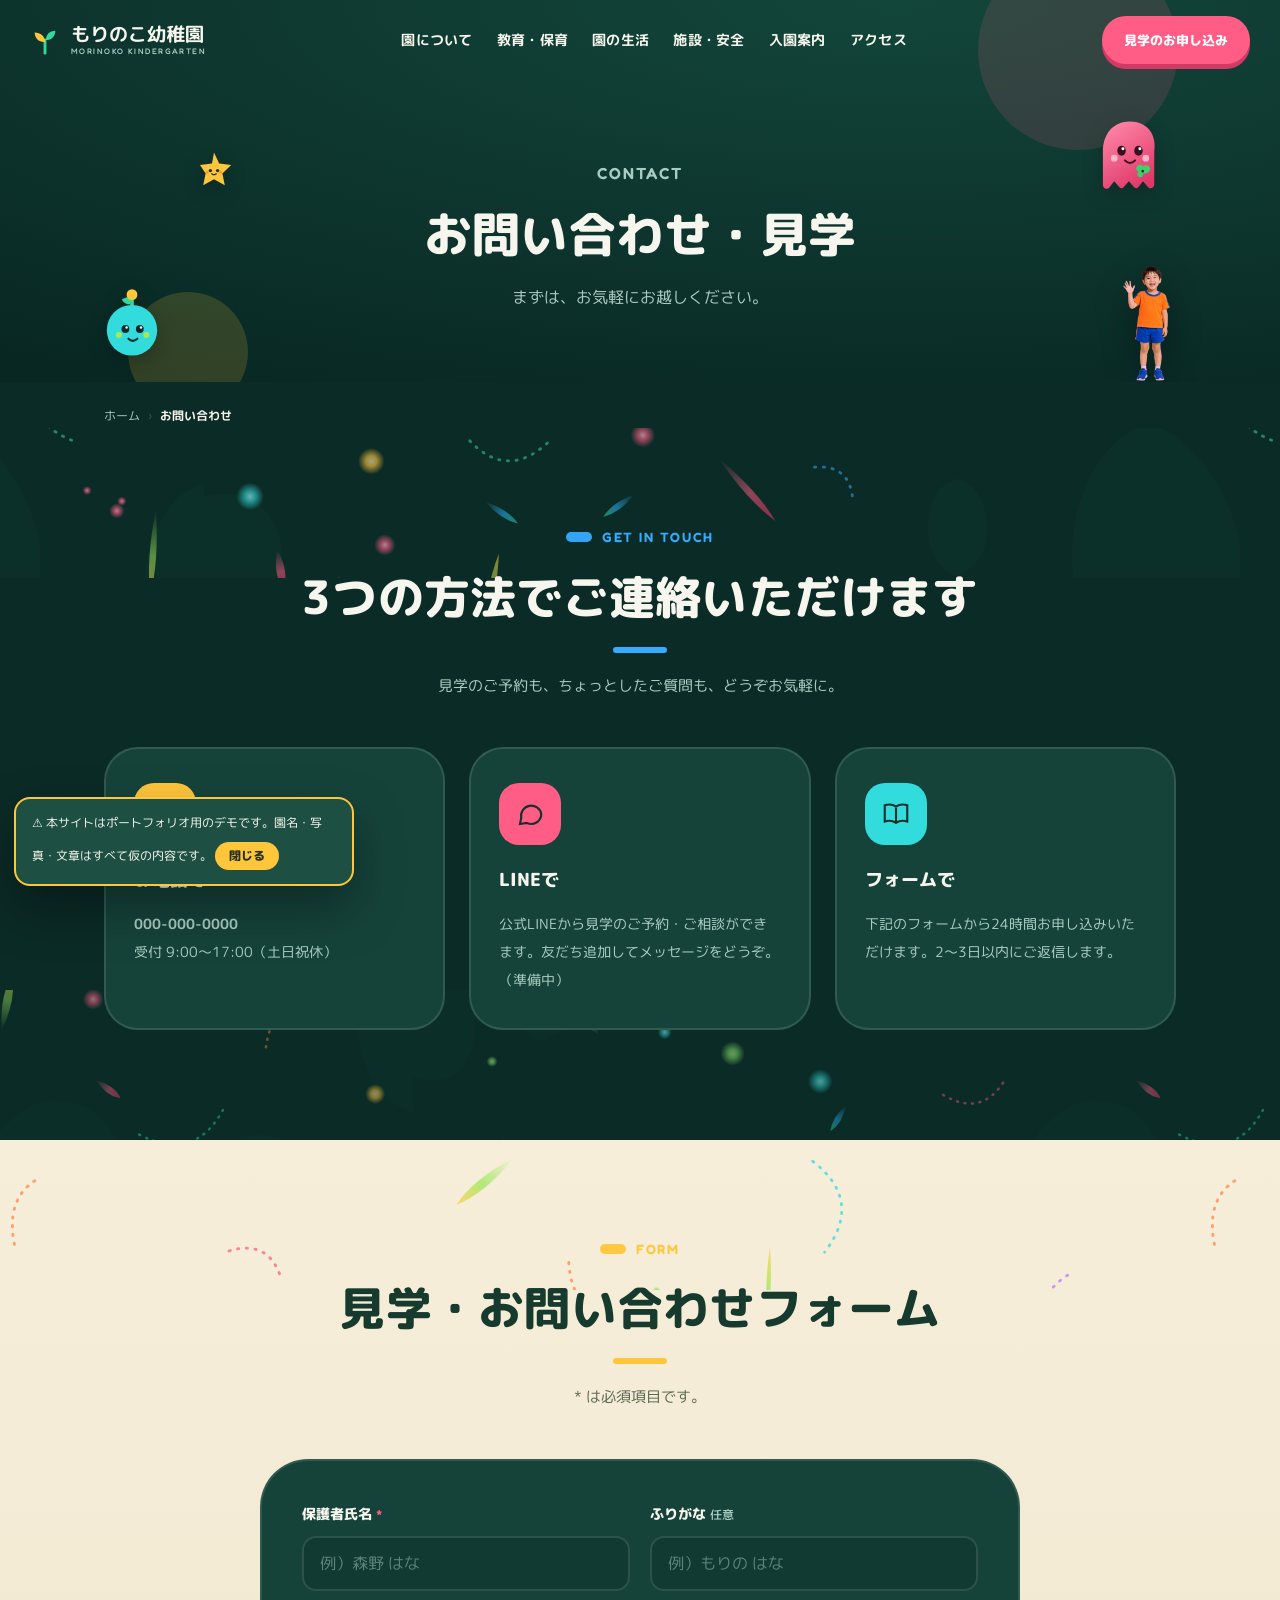
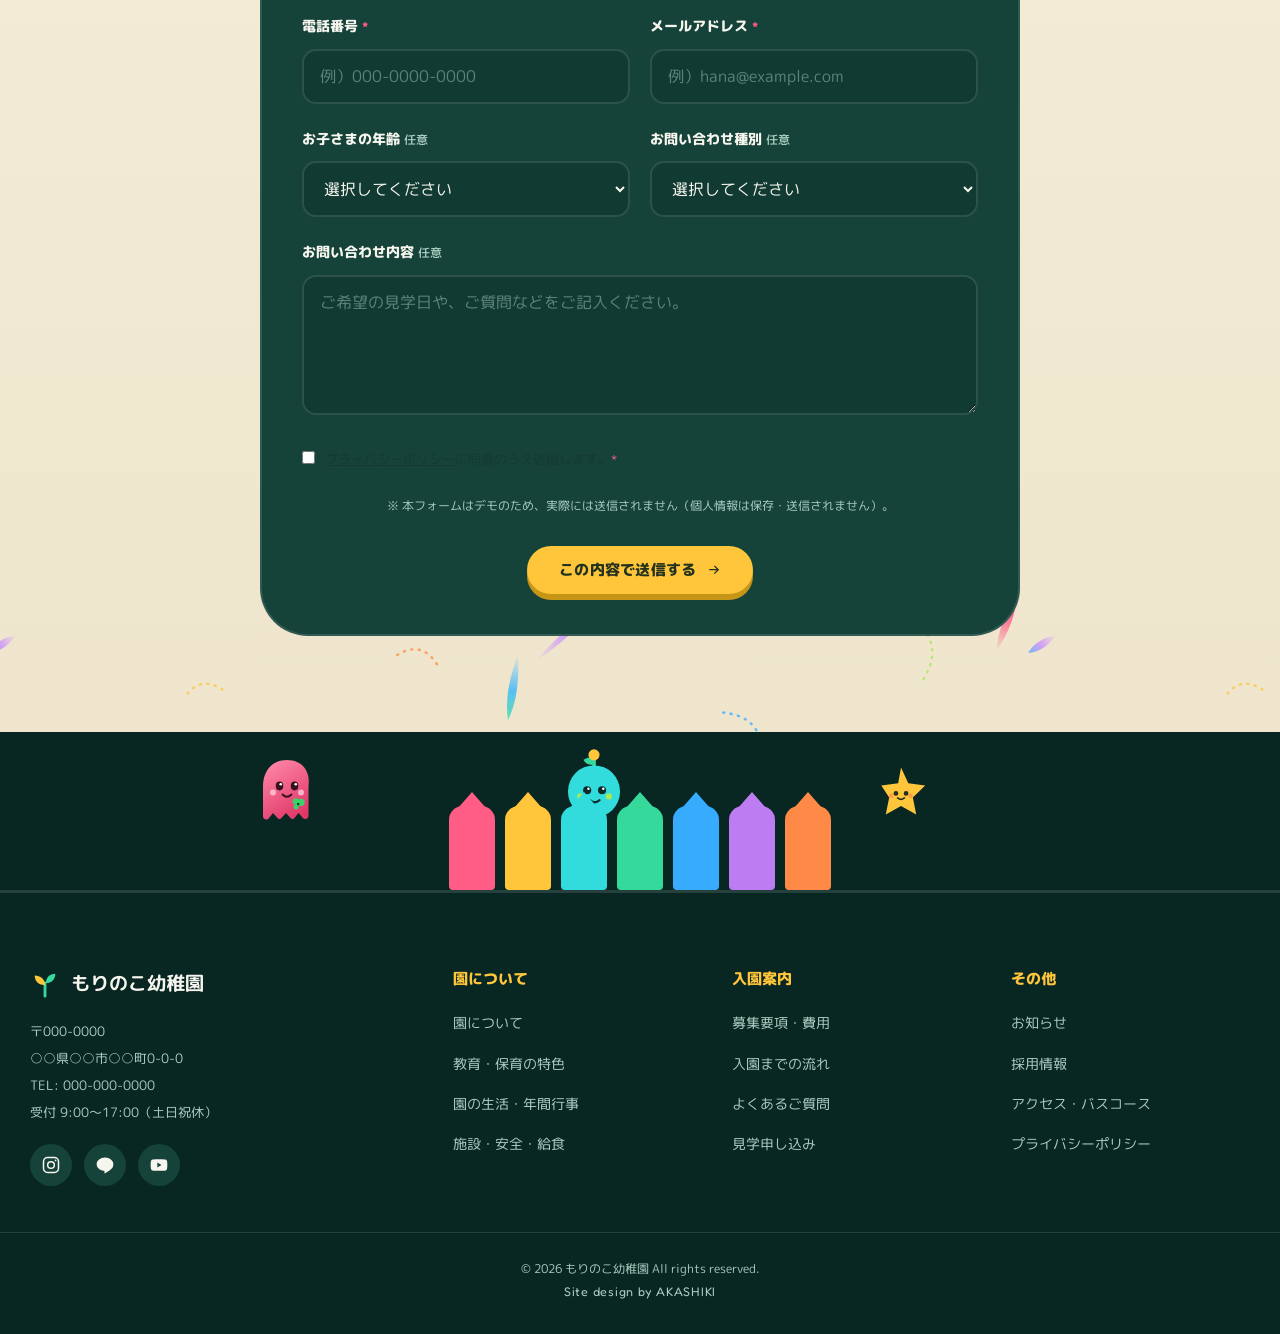
<file: contact.html>
<!DOCTYPE html>
<html lang="ja">
<head>
<meta charset="UTF-8">
<meta name="viewport" content="width=device-width, initial-scale=1.0, viewport-fit=cover">
<title>お問い合わせ・見学のお申し込み ｜ もりのこ幼稚園</title>
<meta name="description" content="もりのこ幼稚園へのお問い合わせ・見学のお申し込みはこちらから。お電話・LINE・フォームでお気軽にどうぞ。">
<link rel="canonical" href="https://sumiyakastudio.github.io/morinoko-kindergarten/contact.html">
<meta name="theme-color" content="#082622">
<link rel="icon" href="assets/img/favicon.svg" type="image/svg+xml">
<link rel="icon" href="assets/img/favicon.png" sizes="32x32">
<link rel="apple-touch-icon" href="assets/img/apple-touch-icon.png">
<meta property="og:type" content="website">
<meta property="og:site_name" content="もりのこ幼稚園">
<meta property="og:title" content="お問い合わせ・見学のお申し込み ｜ もりのこ幼稚園">
<meta property="og:description" content="もりのこ幼稚園へのお問い合わせ・見学のお申し込みはこちらから。お電話・LINE・フォームでお気軽にどうぞ。">
<meta property="og:url" content="https://sumiyakastudio.github.io/morinoko-kindergarten/contact.html">
<meta property="og:image" content="https://sumiyakastudio.github.io/morinoko-kindergarten/assets/img/ogp.jpg">
<meta name="twitter:card" content="summary_large_image">
<link rel="preconnect" href="https://fonts.googleapis.com">
<link rel="preconnect" href="https://fonts.gstatic.com" crossorigin>
<link href="https://fonts.googleapis.com/css2?family=Fredoka:wght@400;500;600;700&family=M+PLUS+Rounded+1c:wght@400;500;700;800&display=swap" rel="stylesheet">
<link rel="stylesheet" href="assets/css/style.css">
<script type="application/ld+json">
{"@context":"https://schema.org","@type":"BreadcrumbList","itemListElement":[{"@type":"ListItem","position":1,"name":"ホーム","item":"https://sumiyakastudio.github.io/morinoko-kindergarten/index.html"},{"@type":"ListItem","position":2,"name":"お問い合わせ","item":"https://sumiyakastudio.github.io/morinoko-kindergarten/contact.html"}]}
</script>
</head>
<body>
<a href="#main" class="skip-link">本文へスキップ</a>

<header class="header transparent" id="header">
  <div class="header-inner">
    <a href="index.html" class="header-logo" aria-label="もりのこ幼稚園 トップページ">
      <span class="logo-mark"><svg width="30" height="30" viewBox="0 0 32 32" fill="none" aria-hidden="true" focusable="false"><path d="M16 30V16" stroke="#36d99c" stroke-width="3" stroke-linecap="round"/><path d="M15 18C9 18 5 14 5 8c6 0 11 4 11 10z" fill="#ffc63b"/><path d="M17 16c0-6 4-10 10-10 0 6-4 10-10 10z" fill="#36d99c"/></svg></span>
      <span>もりのこ幼稚園<small>Morinoko Kindergarten</small></span>
    </a>
    <nav class="header-nav" aria-label="メインメニュー">
      <a href="about.html">園について</a>
      <a href="education.html">教育・保育</a>
      <a href="life.html">園の生活</a>
      <a href="facility.html">施設・安全</a>
      <a href="admission.html">入園案内</a>
      <a href="access.html">アクセス</a>
    </nav>
    <a href="contact.html" class="header-cta">見学のお申し込み</a>
    <button class="hamburger" id="hamburger" aria-label="メニューを開く" aria-controls="mobileNav" aria-expanded="false">
      <span></span><span></span><span></span>
    </button>
  </div>
</header>
<nav class="mobile-nav" id="mobileNav" aria-label="モバイルメニュー">
  <button class="mobile-nav-close" id="mobileNavClose" aria-label="メニューを閉じる"></button>
  <a href="about.html">園について<span class="mn-en">About</span></a>
  <a href="education.html">教育・保育<span class="mn-en">Education</span></a>
  <a href="life.html">園の生活<span class="mn-en">Daily Life</span></a>
  <a href="facility.html">施設・安全<span class="mn-en">Facility</span></a>
  <a href="admission.html">入園案内<span class="mn-en">Admission</span></a>
  <a href="news.html">お知らせ<span class="mn-en">News</span></a>
  <a href="recruit.html">採用情報<span class="mn-en">Recruit</span></a>
  <a href="access.html">アクセス<span class="mn-en">Access</span></a>
  <a href="contact.html" class="btn btn-fill-white">見学のお申し込み</a>
</nav>

<main id="main">
<section class="page-hero ph-bg-7">
  <img class="deco-mascot alt" src="assets/img/deco/masco-ghost.svg" alt="" aria-hidden="true" style="width:70px;top:118px;right:9%">
  <img class="deco-mascot sp-hide" src="assets/img/deco/masco-sprout.svg" alt="" aria-hidden="true" style="width:60px;bottom:24px;left:8%">
  <img class="deco-mascot alt2 sp-hide" src="assets/img/deco/masco-star.svg" alt="" aria-hidden="true" style="width:44px;top:150px;left:15%">
  <img class="deco-kid sp-hide" src="assets/img/kids/kid05.png" alt="" aria-hidden="true" style="width:128px;bottom:-6px;right:5%">
  <div class="page-hero-inner">
    <p class="ph-en">Contact</p>
    <h1>お問い合わせ・見学</h1>
    <p>まずは、お気軽にお越しください。</p>
  </div>
</section>
<nav class="breadcrumb" aria-label="パンくずリスト">
  <ol>
    <li><a href="index.html">ホーム</a></li>
    <li aria-current="page">お問い合わせ</li>
  </ol>
</nav>

<section class="section">
  <div class="container">
    <div class="section-head center fade-up">
      <p class="section-en">Get in touch</p>
      <h2 class="section-title">3つの方法でご連絡いただけます</h2>
      <p class="section-lead">見学のご予約も、ちょっとしたご質問も、どうぞお気軽に。</p>
    </div>
    <div class="card-grid cols-3" style="margin-bottom:14px">
      <div class="info-card fade-up">
        <span class="card-icon"><svg viewBox="0 0 24 24" fill="none" stroke="currentColor" stroke-width="1.7" aria-hidden="true"><path d="M5 3h3l2 5-2 1c1 2 3 4 5 5l1-2 5 2v3c0 1-1 2-2 2A16 16 0 0 1 3 5c0-1 1-2 2-2z"/></svg></span>
        <h3>お電話で</h3>
        <p><a href="tel:0000000000" style="color:var(--green);font-weight:700">000-000-0000</a><br>受付 9:00〜17:00（土日祝休）</p>
      </div>
      <div class="info-card fade-up">
        <span class="card-icon"><svg viewBox="0 0 24 24" fill="none" stroke="currentColor" stroke-width="1.7" aria-hidden="true"><path d="M21 12a8 8 0 0 1-11.6 7.1L4 20l1-5A8 8 0 1 1 21 12z"/></svg></span>
        <h3>LINEで</h3>
        <p>公式LINEから見学のご予約・ご相談ができます。友だち追加してメッセージをどうぞ。（準備中）</p>
      </div>
      <div class="info-card fade-up">
        <span class="card-icon"><svg viewBox="0 0 24 24" fill="none" stroke="currentColor" stroke-width="1.7" aria-hidden="true"><path d="M3 5c3-1 6-1 9 1 3-2 6-2 9-1v13c-3-1-6-1-9 1-3-2-6-2-9-1V5z"/><path d="M12 7v12"/></svg></span>
        <h3>フォームで</h3>
        <p>下記のフォームから24時間お申し込みいただけます。2〜3日以内にご返信します。</p>
      </div>
    </div>
  </div>
</section>

<section class="section bg-cream">
  <div class="container">
    <div class="section-head center fade-up">
      <p class="section-en">Form</p>
      <h2 class="section-title">見学・お問い合わせフォーム</h2>
      <p class="section-lead"><span style="color:var(--accent)">*</span> は必須項目です。</p>
    </div>
    <form class="form fade-up" id="demoForm" novalidate>
      <div class="form-row two">
        <div>
          <label for="name">保護者氏名 <span class="req">*</span></label>
          <input type="text" id="name" name="name" autocomplete="name" placeholder="例）森野 はな" required>
        </div>
        <div>
          <label for="kana">ふりがな <span class="opt">任意</span></label>
          <input type="text" id="kana" name="kana" placeholder="例）もりの はな">
        </div>
      </div>
      <div class="form-row two">
        <div>
          <label for="tel">電話番号 <span class="req">*</span></label>
          <input type="tel" id="tel" name="tel" autocomplete="tel" placeholder="例）000-0000-0000" required>
        </div>
        <div>
          <label for="email">メールアドレス <span class="req">*</span></label>
          <input type="email" id="email" name="email" autocomplete="email" placeholder="例）hana@example.com" required>
        </div>
      </div>
      <div class="form-row two">
        <div>
          <label for="age">お子さまの年齢 <span class="opt">任意</span></label>
          <select id="age" name="age">
            <option value="">選択してください</option>
            <option>0〜1歳</option>
            <option>2歳</option>
            <option>満3歳（年少々）</option>
            <option>3歳（年少）</option>
            <option>4歳（年中）</option>
            <option>5歳（年長）</option>
          </select>
        </div>
        <div>
          <label for="topic">お問い合わせ種別 <span class="opt">任意</span></label>
          <select id="topic" name="topic">
            <option value="">選択してください</option>
            <option>見学のお申し込み</option>
            <option>入園について</option>
            <option>預かり保育について</option>
            <option>採用について</option>
            <option>その他</option>
          </select>
        </div>
      </div>
      <div class="form-row">
        <label for="message">お問い合わせ内容 <span class="opt">任意</span></label>
        <textarea id="message" name="message" placeholder="ご希望の見学日や、ご質問などをご記入ください。"></textarea>
      </div>
      <!-- honeypot（ボット除外・人には見えません） -->
      <div class="hp" aria-hidden="true">
        <label for="company-extra">この欄は入力しないでください</label>
        <input type="text" id="company-extra" name="company-extra" tabindex="-1" autocomplete="off">
      </div>
      <div class="form-row">
        <label style="display:flex;align-items:flex-start;gap:10px;font-weight:400;color:var(--text-light);font-size:.82rem">
          <input type="checkbox" name="agree" required style="width:auto;margin-top:4px;flex:0 0 auto">
          <span><a href="privacy.html" style="color:var(--green);text-decoration:underline">プライバシーポリシー</a>に同意のうえ送信します。<span class="req">*</span></span>
        </label>
      </div>
      <p class="form-note text-center">※ 本フォームはデモのため、実際には送信されません（個人情報は保存・送信されません）。</p>
      <div class="form-submit">
        <button type="submit" class="btn btn-fill">この内容で送信する <svg viewBox="0 0 24 24" fill="none" stroke="currentColor" stroke-width="2" aria-hidden="true"><path d="M5 12h14M13 6l6 6-6 6"/></svg></button>
      </div>
    </form>
    <div class="form-success" id="formSuccess">
      <div class="fs-icon"><svg viewBox="0 0 24 24" fill="none" stroke="currentColor" stroke-width="2.2" aria-hidden="true"><path d="M5 13l4 4L19 7"/></svg></div>
      <h3>送信ありがとうございました</h3>
      <p>お問い合わせを受け付けました（デモ表示）。<br>実際の運用では、2〜3日以内に園よりご連絡いたします。</p>
    </div>
  </div>
</section>


</main>

<div class="footer-band" aria-hidden="true">
  <img class="fb-mascot" src="assets/img/deco/masco-ghost.svg" alt="" style="left:20%">
  <img class="fb-mascot" src="assets/img/deco/masco-sprout.svg" alt="" style="left:44%">
  <img class="fb-mascot" src="assets/img/deco/masco-star.svg" alt="" style="left:68%">
  <span class="crayon"></span><span class="crayon"></span><span class="crayon"></span><span class="crayon"></span><span class="crayon"></span><span class="crayon"></span><span class="crayon"></span>
</div>
<footer class="footer">
  <div class="footer-inner">
    <div>
      <div class="footer-brand"><span class="logo-mark"><svg width="30" height="30" viewBox="0 0 32 32" fill="none" aria-hidden="true" focusable="false"><path d="M16 30V16" stroke="#36d99c" stroke-width="3" stroke-linecap="round"/><path d="M15 18C9 18 5 14 5 8c6 0 11 4 11 10z" fill="#ffc63b"/><path d="M17 16c0-6 4-10 10-10 0 6-4 10-10 10z" fill="#36d99c"/></svg></span>もりのこ幼稚園</div>
      <p class="footer-desc">〒000-0000<br>○○県○○市○○町0-0-0<br>TEL: 000-000-0000<br>受付 9:00〜17:00（土日祝休）</p>
      <div class="footer-sns">
        <a href="#" aria-label="Instagram（準備中）"><svg viewBox="0 0 24 24" fill="none" stroke="currentColor" stroke-width="1.8" aria-hidden="true"><rect x="3" y="3" width="18" height="18" rx="5"/><circle cx="12" cy="12" r="4"/><circle cx="17.5" cy="6.5" r="1" fill="currentColor" stroke="none"/></svg></a>
        <a href="#" aria-label="LINE公式アカウント（準備中）"><svg viewBox="0 0 24 24" fill="currentColor" aria-hidden="true"><path d="M12 3C6.5 3 2 6.6 2 11c0 4 3.6 7.3 8.5 7.9.3.1.8.2.9.5.1.3.1.7 0 1l-.1.9c0 .3-.2 1 .9.6 1.1-.5 6-3.5 8.2-6h0C21.5 14.5 22 12.8 22 11c0-4.4-4.5-8-10-8z"/></svg></a>
        <a href="#" aria-label="YouTube（準備中）"><svg viewBox="0 0 24 24" fill="currentColor" aria-hidden="true"><path d="M22 12s0-3.2-.4-4.7a2.5 2.5 0 0 0-1.8-1.8C18.3 5 12 5 12 5s-6.3 0-7.8.5a2.5 2.5 0 0 0-1.8 1.8C2 8.8 2 12 2 12s0 3.2.4 4.7a2.5 2.5 0 0 0 1.8 1.8C5.7 19 12 19 12 19s6.3 0 7.8-.5a2.5 2.5 0 0 0 1.8-1.8C22 15.2 22 12 22 12zM10 15V9l5 3z"/></svg></a>
      </div>
    </div>
    <div>
      <h4>園について</h4>
      <ul class="footer-links">
        <li><a href="about.html">園について</a></li>
        <li><a href="education.html">教育・保育の特色</a></li>
        <li><a href="life.html">園の生活・年間行事</a></li>
        <li><a href="facility.html">施設・安全・給食</a></li>
      </ul>
    </div>
    <div>
      <h4>入園案内</h4>
      <ul class="footer-links">
        <li><a href="admission.html">募集要項・費用</a></li>
        <li><a href="admission.html#flow">入園までの流れ</a></li>
        <li><a href="admission.html#faq">よくあるご質問</a></li>
        <li><a href="contact.html">見学申し込み</a></li>
      </ul>
    </div>
    <div>
      <h4>その他</h4>
      <ul class="footer-links">
        <li><a href="news.html">お知らせ</a></li>
        <li><a href="recruit.html">採用情報</a></li>
        <li><a href="access.html">アクセス・バスコース</a></li>
        <li><a href="privacy.html">プライバシーポリシー</a></li>
      </ul>
    </div>
  </div>
  <div class="footer-copy">
    <span>© <span id="year">2026</span> もりのこ幼稚園 All rights reserved.</span><br>
    <span class="credit">Site design by AKASHIKI</span>
  </div>
</footer>

<div class="float-cta" id="floatCta">
  <a class="float-line" href="contact.html" aria-label="LINEで見学予約（準備中）"><svg viewBox="0 0 24 24" fill="currentColor" aria-hidden="true"><path d="M12 3C6.5 3 2 6.6 2 11c0 4 3.6 7.3 8.5 7.9.3.1.8.2.9.5.1.3.1.7 0 1l-.1.9c0 .3-.2 1 .9.6 1.1-.5 6-3.5 8.2-6h0C21.5 14.5 22 12.8 22 11c0-4.4-4.5-8-10-8z"/></svg><span>LINEで見学予約</span></a>
  <button class="float-top" id="floatTop" aria-label="ページの先頭へ戻る"><svg viewBox="0 0 24 24" fill="none" stroke="currentColor" stroke-width="2" aria-hidden="true"><path d="M18 15l-6-6-6 6"/></svg></button>
</div>

<div class="demo-note" id="demoNote">
  ⚠ 本サイトはポートフォリオ用のデモです。園名・写真・文章はすべて仮の内容です。
  <button id="demoNoteClose" aria-label="この注記を閉じる">閉じる</button>
</div>

<script src="assets/js/main.js"></script>
</body>
</html>
</file>
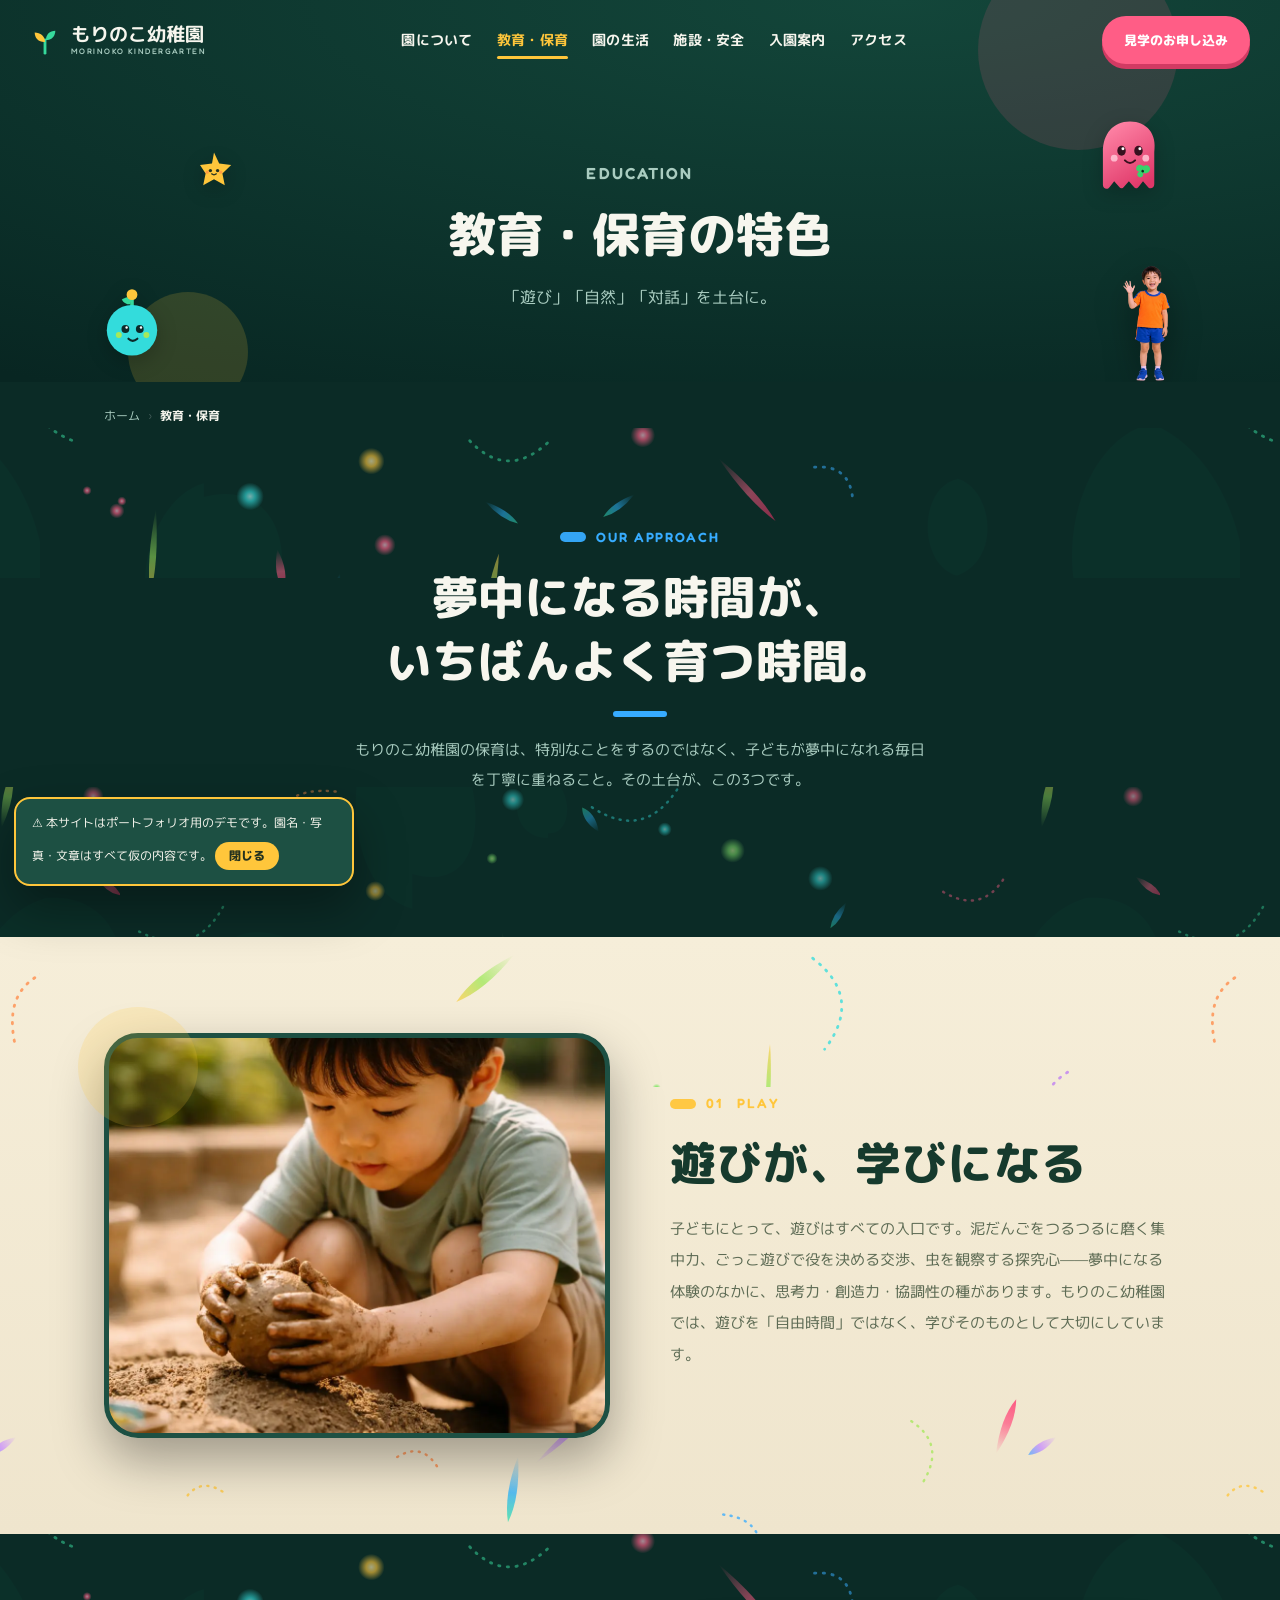
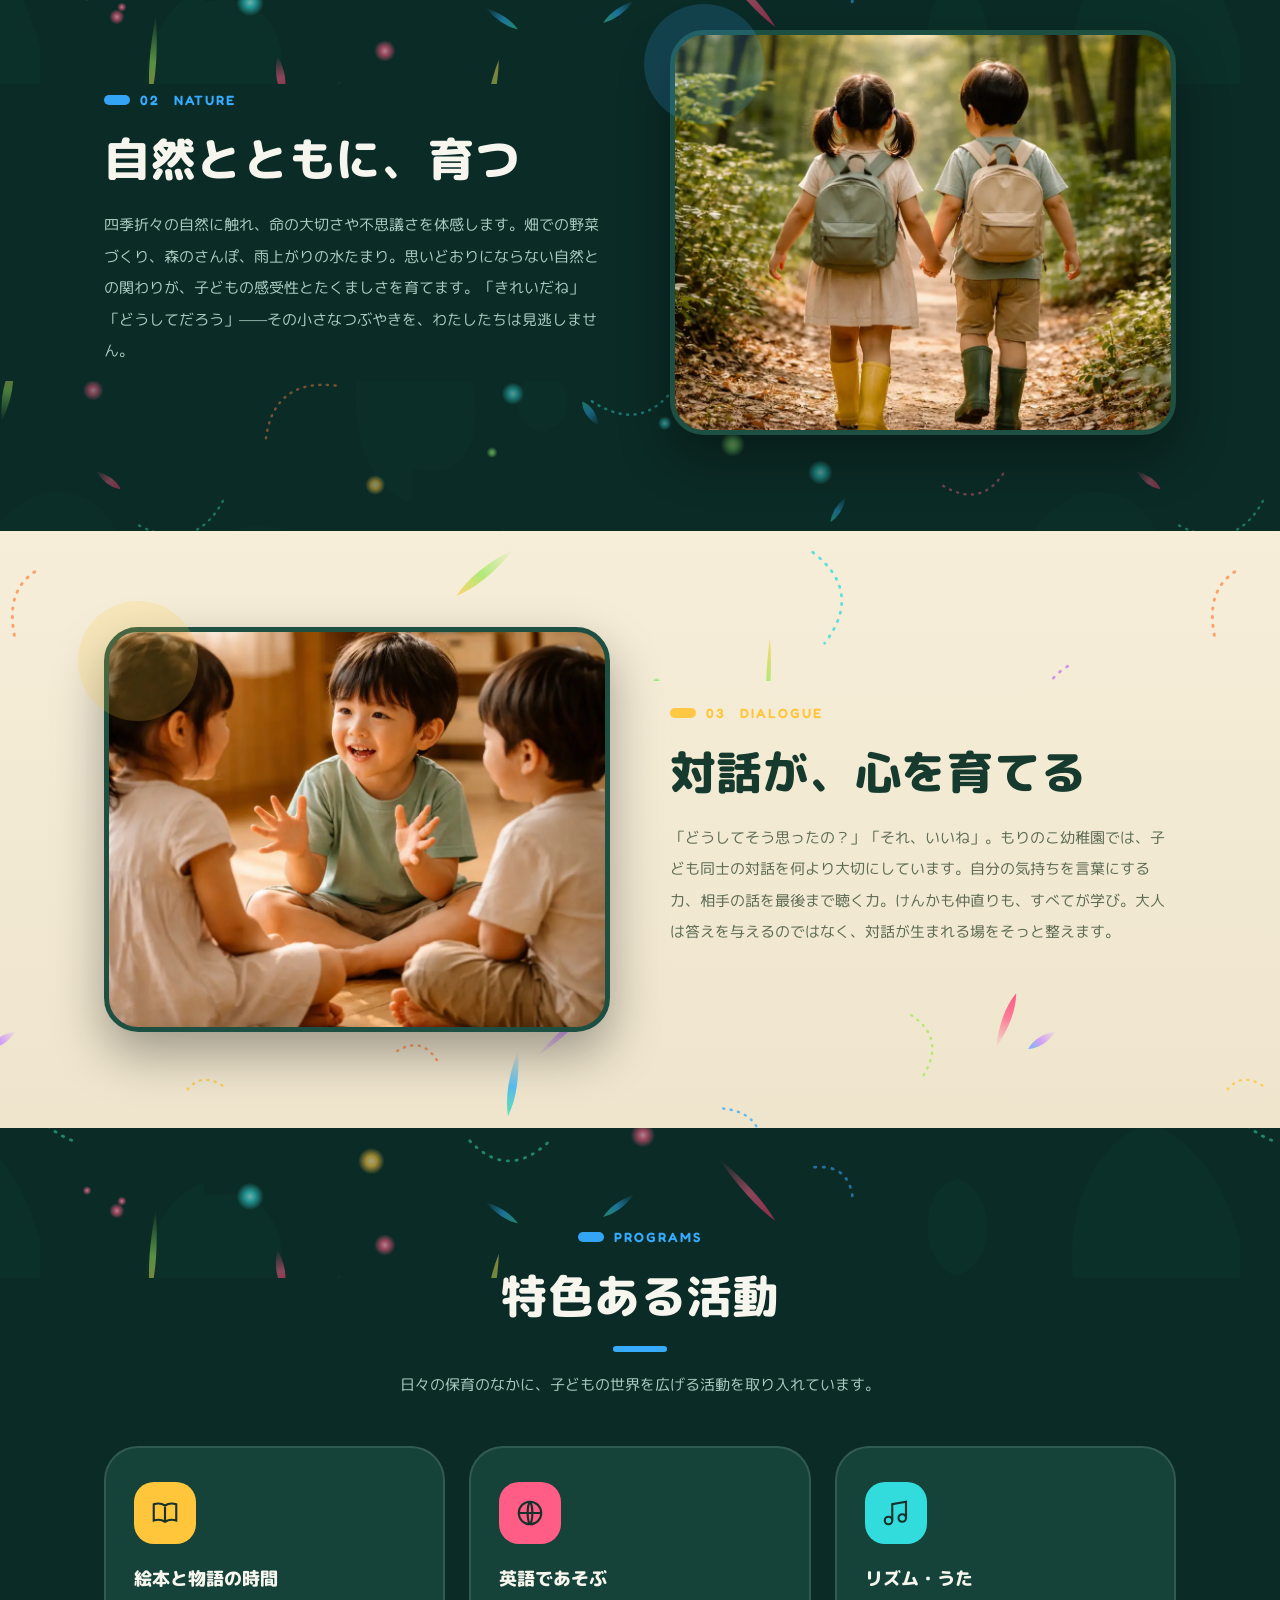
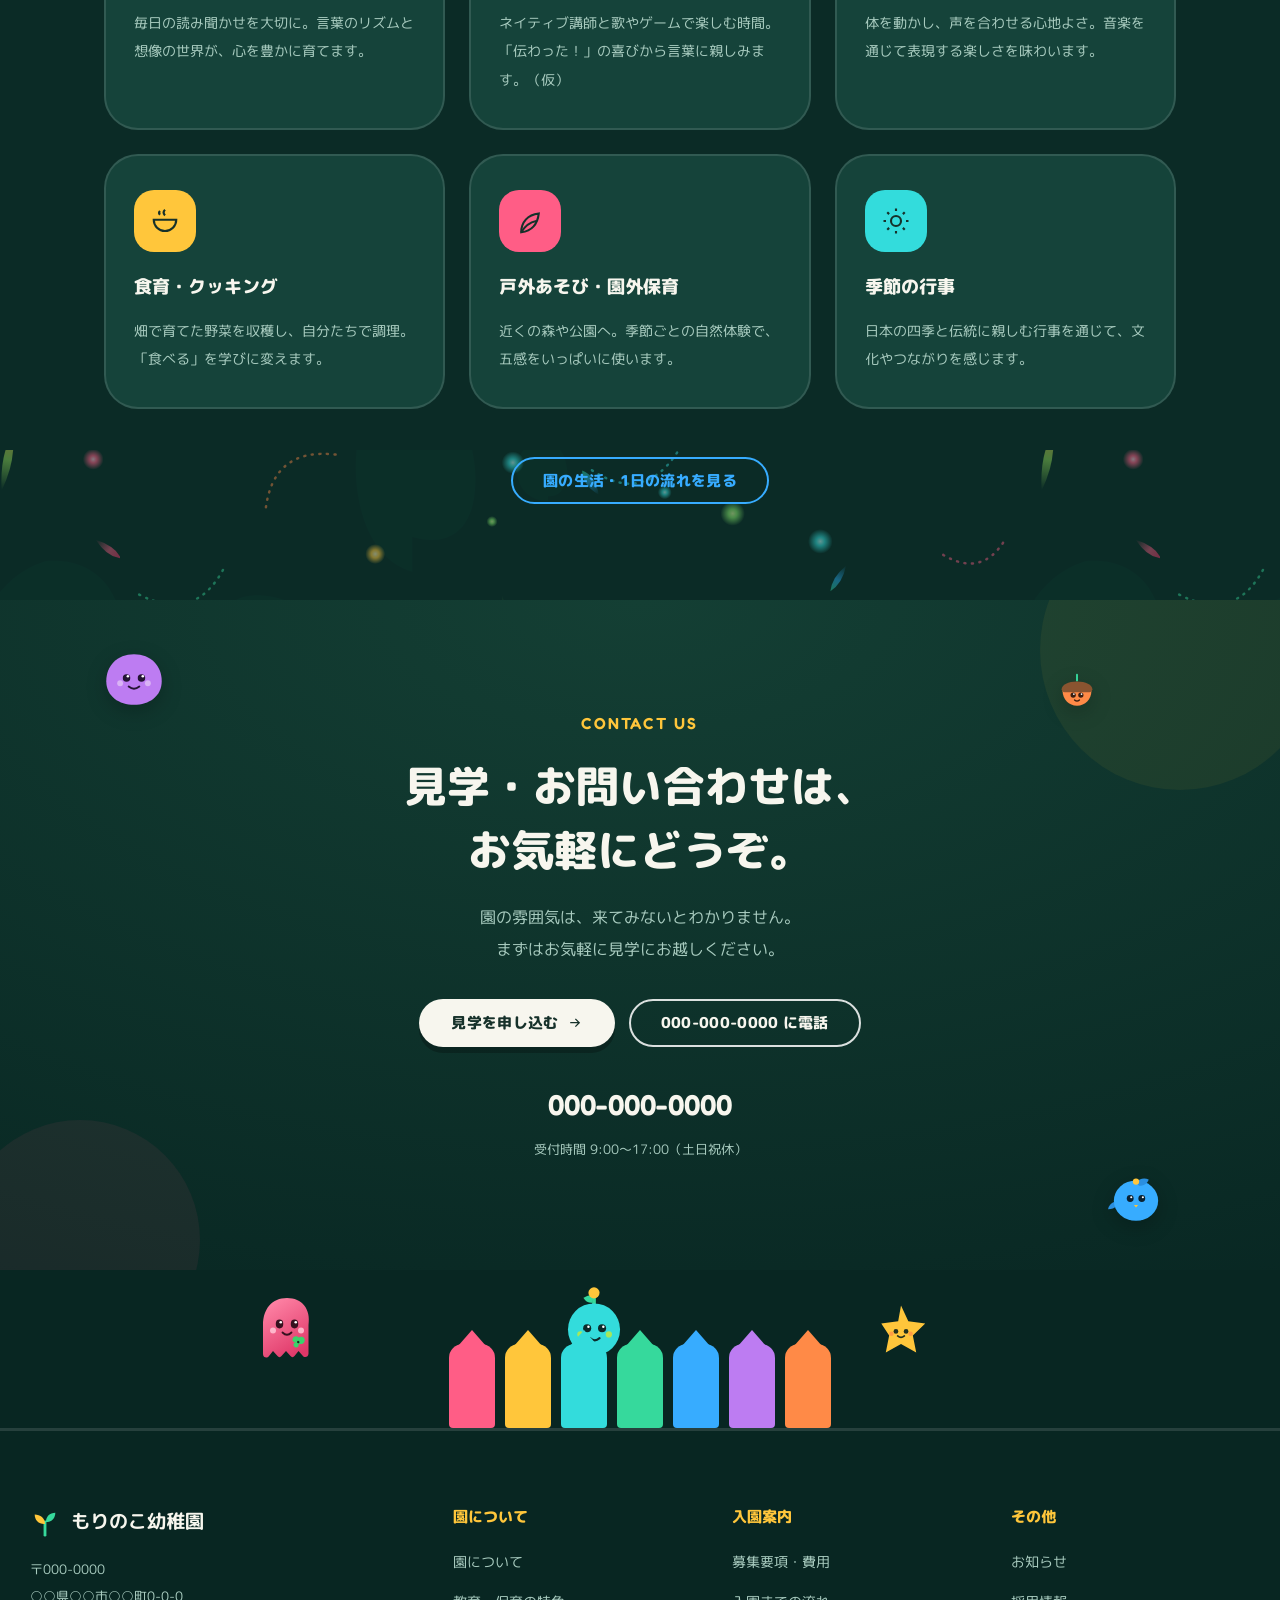
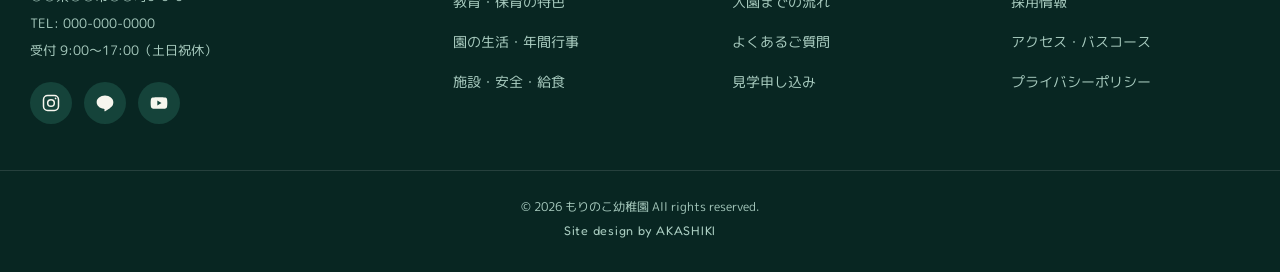
<file: education.html>
<!DOCTYPE html>
<html lang="ja">
<head>
<meta charset="UTF-8">
<meta name="viewport" content="width=device-width, initial-scale=1.0, viewport-fit=cover">
<title>教育・保育の特色 ｜ もりのこ幼稚園</title>
<meta name="description" content="「遊び」「自然」「対話」を土台にした、もりのこ幼稚園の保育。日々の活動と特色プログラムをご紹介します。">
<link rel="canonical" href="https://sumiyakastudio.github.io/morinoko-kindergarten/education.html">
<meta name="theme-color" content="#082622">
<link rel="icon" href="assets/img/favicon.svg" type="image/svg+xml">
<link rel="icon" href="assets/img/favicon.png" sizes="32x32">
<link rel="apple-touch-icon" href="assets/img/apple-touch-icon.png">
<meta property="og:type" content="website">
<meta property="og:site_name" content="もりのこ幼稚園">
<meta property="og:title" content="教育・保育の特色 ｜ もりのこ幼稚園">
<meta property="og:description" content="「遊び」「自然」「対話」を土台にした、もりのこ幼稚園の保育。日々の活動と特色プログラムをご紹介します。">
<meta property="og:url" content="https://sumiyakastudio.github.io/morinoko-kindergarten/education.html">
<meta property="og:image" content="https://sumiyakastudio.github.io/morinoko-kindergarten/assets/img/ogp.jpg">
<meta name="twitter:card" content="summary_large_image">
<link rel="preconnect" href="https://fonts.googleapis.com">
<link rel="preconnect" href="https://fonts.gstatic.com" crossorigin>
<link href="https://fonts.googleapis.com/css2?family=Fredoka:wght@400;500;600;700&family=M+PLUS+Rounded+1c:wght@400;500;700;800&display=swap" rel="stylesheet">
<link rel="stylesheet" href="assets/css/style.css">
<script type="application/ld+json">
{"@context":"https://schema.org","@type":"BreadcrumbList","itemListElement":[{"@type":"ListItem","position":1,"name":"ホーム","item":"https://sumiyakastudio.github.io/morinoko-kindergarten/index.html"},{"@type":"ListItem","position":2,"name":"教育・保育","item":"https://sumiyakastudio.github.io/morinoko-kindergarten/education.html"}]}
</script>
</head>
<body>
<a href="#main" class="skip-link">本文へスキップ</a>

<header class="header transparent" id="header">
  <div class="header-inner">
    <a href="index.html" class="header-logo" aria-label="もりのこ幼稚園 トップページ">
      <span class="logo-mark"><svg width="30" height="30" viewBox="0 0 32 32" fill="none" aria-hidden="true" focusable="false"><path d="M16 30V16" stroke="#36d99c" stroke-width="3" stroke-linecap="round"/><path d="M15 18C9 18 5 14 5 8c6 0 11 4 11 10z" fill="#ffc63b"/><path d="M17 16c0-6 4-10 10-10 0 6-4 10-10 10z" fill="#36d99c"/></svg></span>
      <span>もりのこ幼稚園<small>Morinoko Kindergarten</small></span>
    </a>
    <nav class="header-nav" aria-label="メインメニュー">
      <a href="about.html">園について</a>
      <a href="education.html" aria-current="page">教育・保育</a>
      <a href="life.html">園の生活</a>
      <a href="facility.html">施設・安全</a>
      <a href="admission.html">入園案内</a>
      <a href="access.html">アクセス</a>
    </nav>
    <a href="contact.html" class="header-cta">見学のお申し込み</a>
    <button class="hamburger" id="hamburger" aria-label="メニューを開く" aria-controls="mobileNav" aria-expanded="false">
      <span></span><span></span><span></span>
    </button>
  </div>
</header>
<nav class="mobile-nav" id="mobileNav" aria-label="モバイルメニュー">
  <button class="mobile-nav-close" id="mobileNavClose" aria-label="メニューを閉じる"></button>
  <a href="about.html">園について<span class="mn-en">About</span></a>
  <a href="education.html" aria-current="page">教育・保育<span class="mn-en">Education</span></a>
  <a href="life.html">園の生活<span class="mn-en">Daily Life</span></a>
  <a href="facility.html">施設・安全<span class="mn-en">Facility</span></a>
  <a href="admission.html">入園案内<span class="mn-en">Admission</span></a>
  <a href="news.html">お知らせ<span class="mn-en">News</span></a>
  <a href="recruit.html">採用情報<span class="mn-en">Recruit</span></a>
  <a href="access.html">アクセス<span class="mn-en">Access</span></a>
  <a href="contact.html" class="btn btn-fill-white">見学のお申し込み</a>
</nav>

<main id="main">
<section class="page-hero ph-bg-8">
  <img class="deco-mascot alt" src="assets/img/deco/masco-ghost.svg" alt="" aria-hidden="true" style="width:70px;top:118px;right:9%">
  <img class="deco-mascot sp-hide" src="assets/img/deco/masco-sprout.svg" alt="" aria-hidden="true" style="width:60px;bottom:24px;left:8%">
  <img class="deco-mascot alt2 sp-hide" src="assets/img/deco/masco-star.svg" alt="" aria-hidden="true" style="width:44px;top:150px;left:15%">
  <img class="deco-kid sp-hide" src="assets/img/kids/kid05.png" alt="" aria-hidden="true" style="width:128px;bottom:-6px;right:5%">
  <div class="page-hero-inner">
    <p class="ph-en">Education</p>
    <h1>教育・保育の特色</h1>
    <p>「遊び」「自然」「対話」を土台に。</p>
  </div>
</section>
<nav class="breadcrumb" aria-label="パンくずリスト">
  <ol>
    <li><a href="index.html">ホーム</a></li>
    <li aria-current="page">教育・保育</li>
  </ol>
</nav>

<section class="section">
  <div class="container">
    <div class="section-head center fade-up">
      <p class="section-en">Our Approach</p>
      <h2 class="section-title">夢中になる時間が、<br>いちばんよく育つ時間。</h2>
      <p class="section-lead">もりのこ幼稚園の保育は、特別なことをするのではなく、子どもが夢中になれる毎日を丁寧に重ねること。その土台が、この3つです。</p>
    </div>
  </div>
</section>

<section class="section bg-cream">
  <div class="container">
    <div class="split fade-up">
      <div class="split-visual about-visual">
        <div class="about-img" style="background-image:url('assets/img/6.webp')" role="img" aria-label="砂場で泥だんごづくりに夢中になる園児"></div>
      </div>
      <div class="split-text">
        <p class="section-en">01 &nbsp; Play</p>
        <h2 class="section-title">遊びが、学びになる</h2>
        <p class="lead-desc">子どもにとって、遊びはすべての入口です。泥だんごをつるつるに磨く集中力、ごっこ遊びで役を決める交渉、虫を観察する探究心——夢中になる体験のなかに、思考力・創造力・協調性の種があります。もりのこ幼稚園では、遊びを「自由時間」ではなく、学びそのものとして大切にしています。</p>
      </div>
    </div>
  </div>
</section>

<section class="section">
  <div class="container">
    <div class="split reverse fade-up">
      <div class="split-visual about-visual">
        <div class="about-img" style="background-image:url('assets/img/7.webp')" role="img" aria-label="森のさんぽに出かける子どもたちの後ろ姿"></div>
      </div>
      <div class="split-text">
        <p class="section-en">02 &nbsp; Nature</p>
        <h2 class="section-title">自然とともに、育つ</h2>
        <p class="lead-desc">四季折々の自然に触れ、命の大切さや不思議さを体感します。畑での野菜づくり、森のさんぽ、雨上がりの水たまり。思いどおりにならない自然との関わりが、子どもの感受性とたくましさを育てます。「きれいだね」「どうしてだろう」——その小さなつぶやきを、わたしたちは見逃しません。</p>
      </div>
    </div>
  </div>
</section>

<section class="section bg-cream">
  <div class="container">
    <div class="split fade-up">
      <div class="split-visual about-visual">
        <div class="about-img" style="background-image:url('assets/img/8.webp')" role="img" aria-label="床に座って話し合う子どもたち"></div>
      </div>
      <div class="split-text">
        <p class="section-en">03 &nbsp; Dialogue</p>
        <h2 class="section-title">対話が、心を育てる</h2>
        <p class="lead-desc">「どうしてそう思ったの？」「それ、いいね」。もりのこ幼稚園では、子ども同士の対話を何より大切にしています。自分の気持ちを言葉にする力、相手の話を最後まで聴く力。けんかも仲直りも、すべてが学び。大人は答えを与えるのではなく、対話が生まれる場をそっと整えます。</p>
      </div>
    </div>
  </div>
</section>

<section class="section">
  <div class="container">
    <div class="section-head center fade-up">
      <p class="section-en">Programs</p>
      <h2 class="section-title">特色ある活動</h2>
      <p class="section-lead">日々の保育のなかに、子どもの世界を広げる活動を取り入れています。</p>
    </div>
    <div class="card-grid cols-3">
      <div class="info-card fade-up">
        <span class="card-icon"><svg viewBox="0 0 24 24" fill="none" stroke="currentColor" stroke-width="1.7" aria-hidden="true"><path d="M3 5c3-1 6-1 9 1 3-2 6-2 9-1v13c-3-1-6-1-9 1-3-2-6-2-9-1V5z"/><path d="M12 7v12"/></svg></span>
        <h3>絵本と物語の時間</h3>
        <p>毎日の読み聞かせを大切に。言葉のリズムと想像の世界が、心を豊かに育てます。</p>
      </div>
      <div class="info-card fade-up">
        <span class="card-icon"><svg viewBox="0 0 24 24" fill="none" stroke="currentColor" stroke-width="1.7" aria-hidden="true"><circle cx="12" cy="12" r="9"/><path d="M3 12h18M12 3c2.5 3 2.5 15 0 18M12 3c-2.5 3-2.5 15 0 18"/></svg></span>
        <h3>英語であそぶ</h3>
        <p>ネイティブ講師と歌やゲームで楽しむ時間。「伝わった！」の喜びから言葉に親しみます。（仮）</p>
      </div>
      <div class="info-card fade-up">
        <span class="card-icon"><svg viewBox="0 0 24 24" fill="none" stroke="currentColor" stroke-width="1.7" aria-hidden="true"><path d="M9 18V5l11-2v13"/><circle cx="6" cy="18" r="3"/><circle cx="17" cy="16" r="3"/></svg></span>
        <h3>リズム・うた</h3>
        <p>体を動かし、声を合わせる心地よさ。音楽を通じて表現する楽しさを味わいます。</p>
      </div>
      <div class="info-card fade-up">
        <span class="card-icon"><svg viewBox="0 0 24 24" fill="none" stroke="currentColor" stroke-width="1.7" aria-hidden="true"><path d="M3 11h18a9 9 0 0 1-18 0z"/><path d="M12 3c-1.5 1.5-1.5 3 0 4.5"/><path d="M8 4c-1 1-1 2 0 3"/></svg></span>
        <h3>食育・クッキング</h3>
        <p>畑で育てた野菜を収穫し、自分たちで調理。「食べる」を学びに変えます。</p>
      </div>
      <div class="info-card fade-up">
        <span class="card-icon"><svg viewBox="0 0 24 24" fill="none" stroke="currentColor" stroke-width="1.7" aria-hidden="true"><path d="M5 21c0-8 5-14 14-15-1 9-6 14-14 15z"/><path d="M5 21c3-5 7-8 12-9"/></svg></span>
        <h3>戸外あそび・園外保育</h3>
        <p>近くの森や公園へ。季節ごとの自然体験で、五感をいっぱいに使います。</p>
      </div>
      <div class="info-card fade-up">
        <span class="card-icon"><svg viewBox="0 0 24 24" fill="none" stroke="currentColor" stroke-width="1.7" aria-hidden="true"><circle cx="12" cy="12" r="4"/><path d="M12 2v2M12 20v2M2 12h2M20 12h2M5 5l1.5 1.5M17.5 17.5L19 19M19 5l-1.5 1.5M6.5 17.5L5 19"/></svg></span>
        <h3>季節の行事</h3>
        <p>日本の四季と伝統に親しむ行事を通じて、文化やつながりを感じます。</p>
      </div>
    </div>
    <div class="text-center" style="margin-top:48px">
      <a href="life.html" class="btn btn-outline">園の生活・1日の流れを見る</a>
    </div>
  </div>
</section>

<section class="cta">
  <img class="deco-mascot alt sp-hide" src="assets/img/deco/masco-blob.svg" alt="" aria-hidden="true" style="width:64px;top:50px;left:8%">
  <img class="deco-mascot alt2 sp-hide" src="assets/img/deco/masco-bird.svg" alt="" aria-hidden="true" style="width:58px;bottom:46px;right:9%">
  <img class="deco-mascot sp-hide" src="assets/img/deco/masco-acorn.svg" alt="" aria-hidden="true" style="width:48px;top:70px;right:14%">
  <div class="container cta-inner">
    <p class="cta-en">Contact Us</p>
    <h2 class="cta-title">見学・お問い合わせは、<br>お気軽にどうぞ。</h2>
    <p class="cta-sub">園の雰囲気は、来てみないとわかりません。<br>まずはお気軽に見学にお越しください。</p>
    <div class="cta-actions">
      <a href="contact.html" class="btn btn-fill-white">見学を申し込む <svg viewBox="0 0 24 24" fill="none" stroke="currentColor" stroke-width="2" aria-hidden="true"><path d="M5 12h14M13 6l6 6-6 6"/></svg></a>
      <a href="tel:0000000000" class="btn btn-outline-white">000-000-0000 に電話</a>
    </div>
    <div class="cta-tel">
      <a href="tel:0000000000">000-000-0000</a>
      <small>受付時間 9:00〜17:00（土日祝休）</small>
    </div>
  </div>
</section>
</main>

<div class="footer-band" aria-hidden="true">
  <img class="fb-mascot" src="assets/img/deco/masco-ghost.svg" alt="" style="left:20%">
  <img class="fb-mascot" src="assets/img/deco/masco-sprout.svg" alt="" style="left:44%">
  <img class="fb-mascot" src="assets/img/deco/masco-star.svg" alt="" style="left:68%">
  <span class="crayon"></span><span class="crayon"></span><span class="crayon"></span><span class="crayon"></span><span class="crayon"></span><span class="crayon"></span><span class="crayon"></span>
</div>
<footer class="footer">
  <div class="footer-inner">
    <div>
      <div class="footer-brand"><span class="logo-mark"><svg width="30" height="30" viewBox="0 0 32 32" fill="none" aria-hidden="true" focusable="false"><path d="M16 30V16" stroke="#36d99c" stroke-width="3" stroke-linecap="round"/><path d="M15 18C9 18 5 14 5 8c6 0 11 4 11 10z" fill="#ffc63b"/><path d="M17 16c0-6 4-10 10-10 0 6-4 10-10 10z" fill="#36d99c"/></svg></span>もりのこ幼稚園</div>
      <p class="footer-desc">〒000-0000<br>○○県○○市○○町0-0-0<br>TEL: 000-000-0000<br>受付 9:00〜17:00（土日祝休）</p>
      <div class="footer-sns">
        <a href="#" aria-label="Instagram（準備中）"><svg viewBox="0 0 24 24" fill="none" stroke="currentColor" stroke-width="1.8" aria-hidden="true"><rect x="3" y="3" width="18" height="18" rx="5"/><circle cx="12" cy="12" r="4"/><circle cx="17.5" cy="6.5" r="1" fill="currentColor" stroke="none"/></svg></a>
        <a href="#" aria-label="LINE公式アカウント（準備中）"><svg viewBox="0 0 24 24" fill="currentColor" aria-hidden="true"><path d="M12 3C6.5 3 2 6.6 2 11c0 4 3.6 7.3 8.5 7.9.3.1.8.2.9.5.1.3.1.7 0 1l-.1.9c0 .3-.2 1 .9.6 1.1-.5 6-3.5 8.2-6h0C21.5 14.5 22 12.8 22 11c0-4.4-4.5-8-10-8z"/></svg></a>
        <a href="#" aria-label="YouTube（準備中）"><svg viewBox="0 0 24 24" fill="currentColor" aria-hidden="true"><path d="M22 12s0-3.2-.4-4.7a2.5 2.5 0 0 0-1.8-1.8C18.3 5 12 5 12 5s-6.3 0-7.8.5a2.5 2.5 0 0 0-1.8 1.8C2 8.8 2 12 2 12s0 3.2.4 4.7a2.5 2.5 0 0 0 1.8 1.8C5.7 19 12 19 12 19s6.3 0 7.8-.5a2.5 2.5 0 0 0 1.8-1.8C22 15.2 22 12 22 12zM10 15V9l5 3z"/></svg></a>
      </div>
    </div>
    <div>
      <h4>園について</h4>
      <ul class="footer-links">
        <li><a href="about.html">園について</a></li>
        <li><a href="education.html">教育・保育の特色</a></li>
        <li><a href="life.html">園の生活・年間行事</a></li>
        <li><a href="facility.html">施設・安全・給食</a></li>
      </ul>
    </div>
    <div>
      <h4>入園案内</h4>
      <ul class="footer-links">
        <li><a href="admission.html">募集要項・費用</a></li>
        <li><a href="admission.html#flow">入園までの流れ</a></li>
        <li><a href="admission.html#faq">よくあるご質問</a></li>
        <li><a href="contact.html">見学申し込み</a></li>
      </ul>
    </div>
    <div>
      <h4>その他</h4>
      <ul class="footer-links">
        <li><a href="news.html">お知らせ</a></li>
        <li><a href="recruit.html">採用情報</a></li>
        <li><a href="access.html">アクセス・バスコース</a></li>
        <li><a href="privacy.html">プライバシーポリシー</a></li>
      </ul>
    </div>
  </div>
  <div class="footer-copy">
    <span>© <span id="year">2026</span> もりのこ幼稚園 All rights reserved.</span><br>
    <span class="credit">Site design by AKASHIKI</span>
  </div>
</footer>

<div class="float-cta" id="floatCta">
  <a class="float-line" href="contact.html" aria-label="LINEで見学予約（準備中）"><svg viewBox="0 0 24 24" fill="currentColor" aria-hidden="true"><path d="M12 3C6.5 3 2 6.6 2 11c0 4 3.6 7.3 8.5 7.9.3.1.8.2.9.5.1.3.1.7 0 1l-.1.9c0 .3-.2 1 .9.6 1.1-.5 6-3.5 8.2-6h0C21.5 14.5 22 12.8 22 11c0-4.4-4.5-8-10-8z"/></svg><span>LINEで見学予約</span></a>
  <button class="float-top" id="floatTop" aria-label="ページの先頭へ戻る"><svg viewBox="0 0 24 24" fill="none" stroke="currentColor" stroke-width="2" aria-hidden="true"><path d="M18 15l-6-6-6 6"/></svg></button>
</div>

<div class="demo-note" id="demoNote">
  ⚠ 本サイトはポートフォリオ用のデモです。園名・写真・文章はすべて仮の内容です。
  <button id="demoNoteClose" aria-label="この注記を閉じる">閉じる</button>
</div>

<script src="assets/js/main.js"></script>
</body>
</html>
</file>
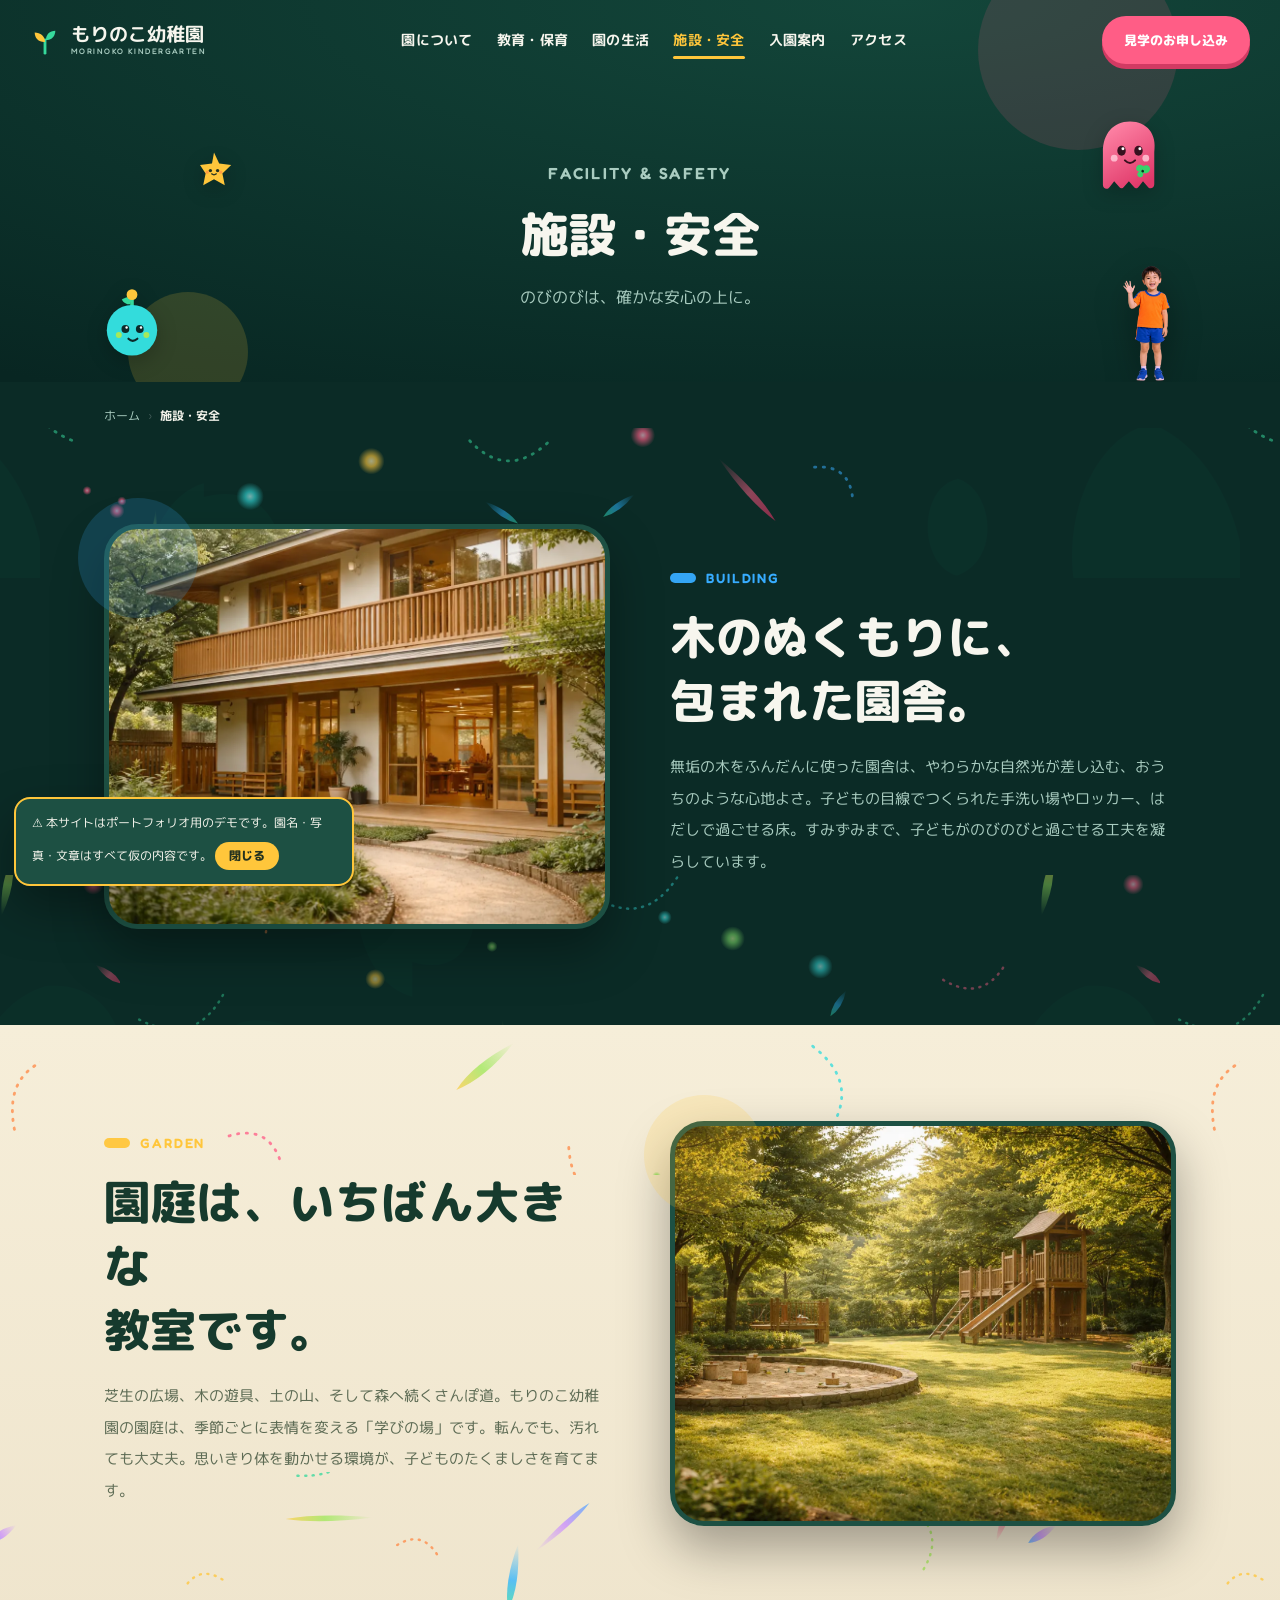
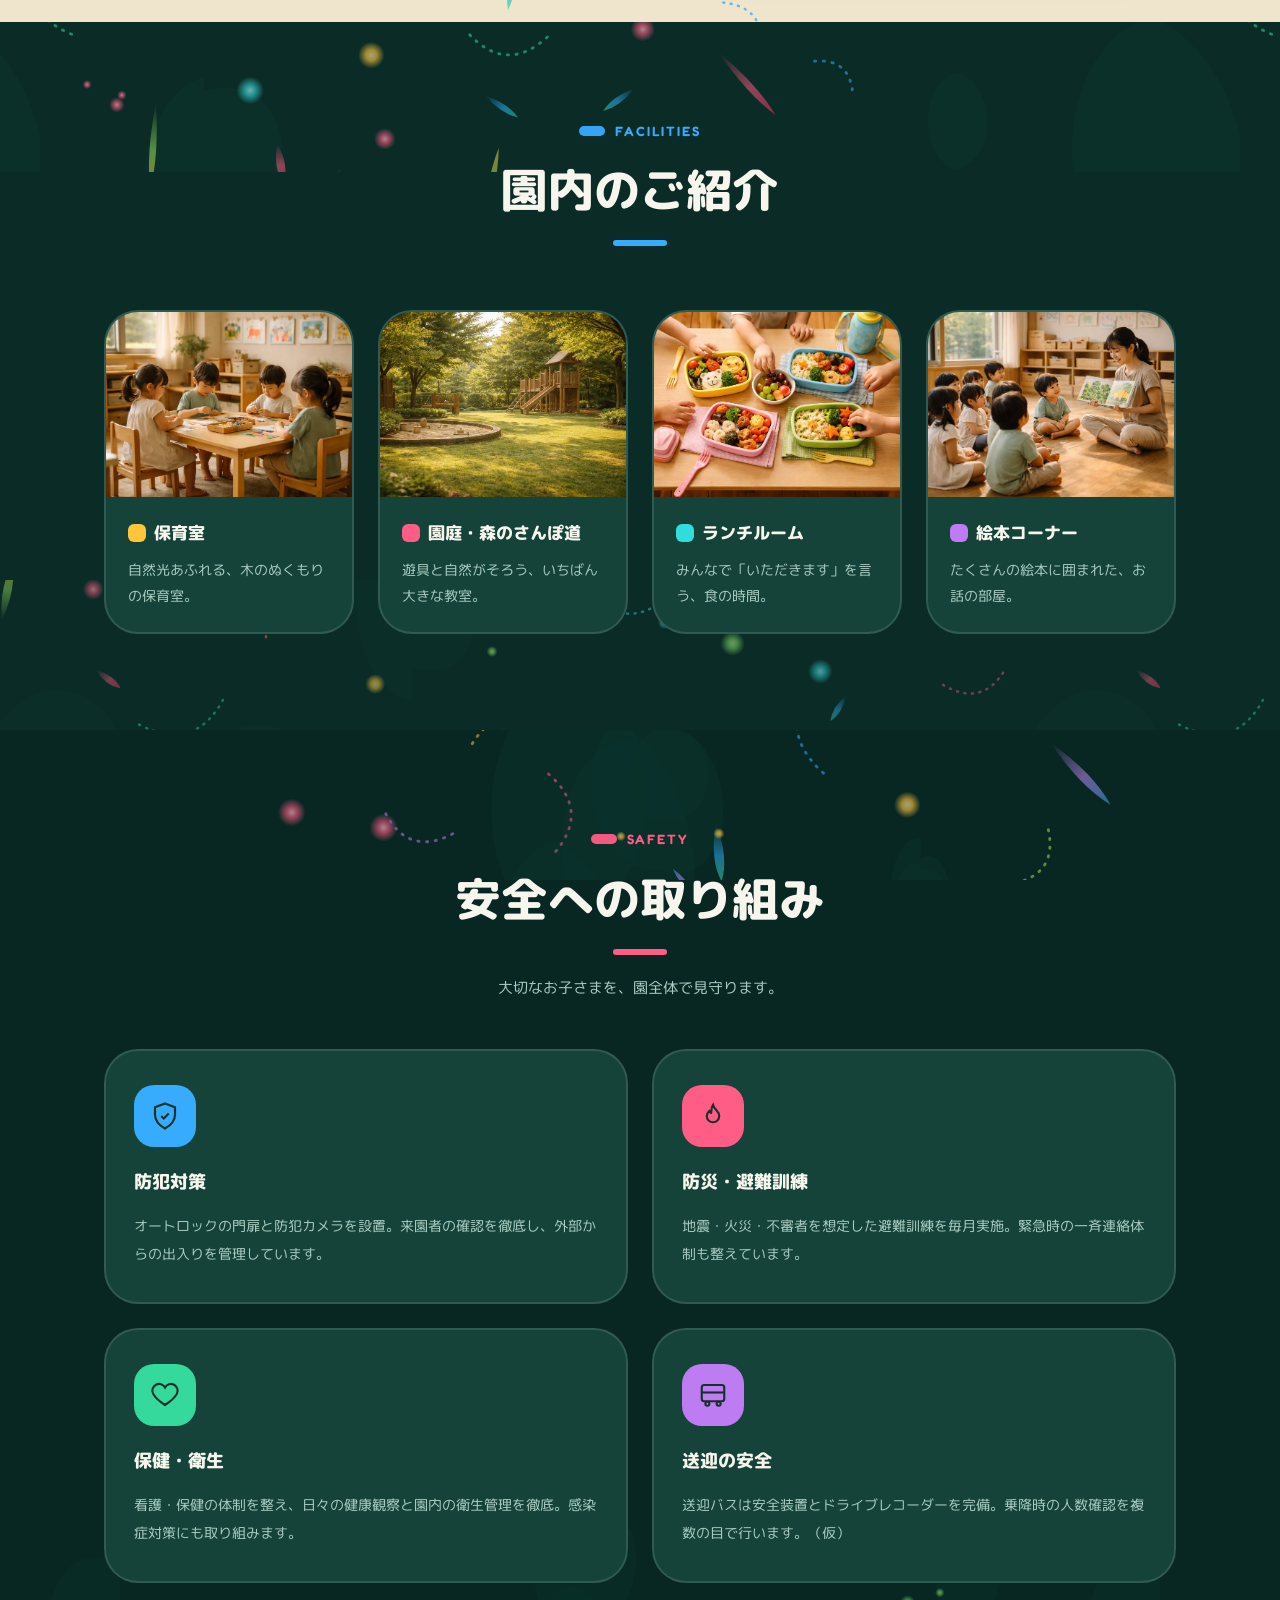
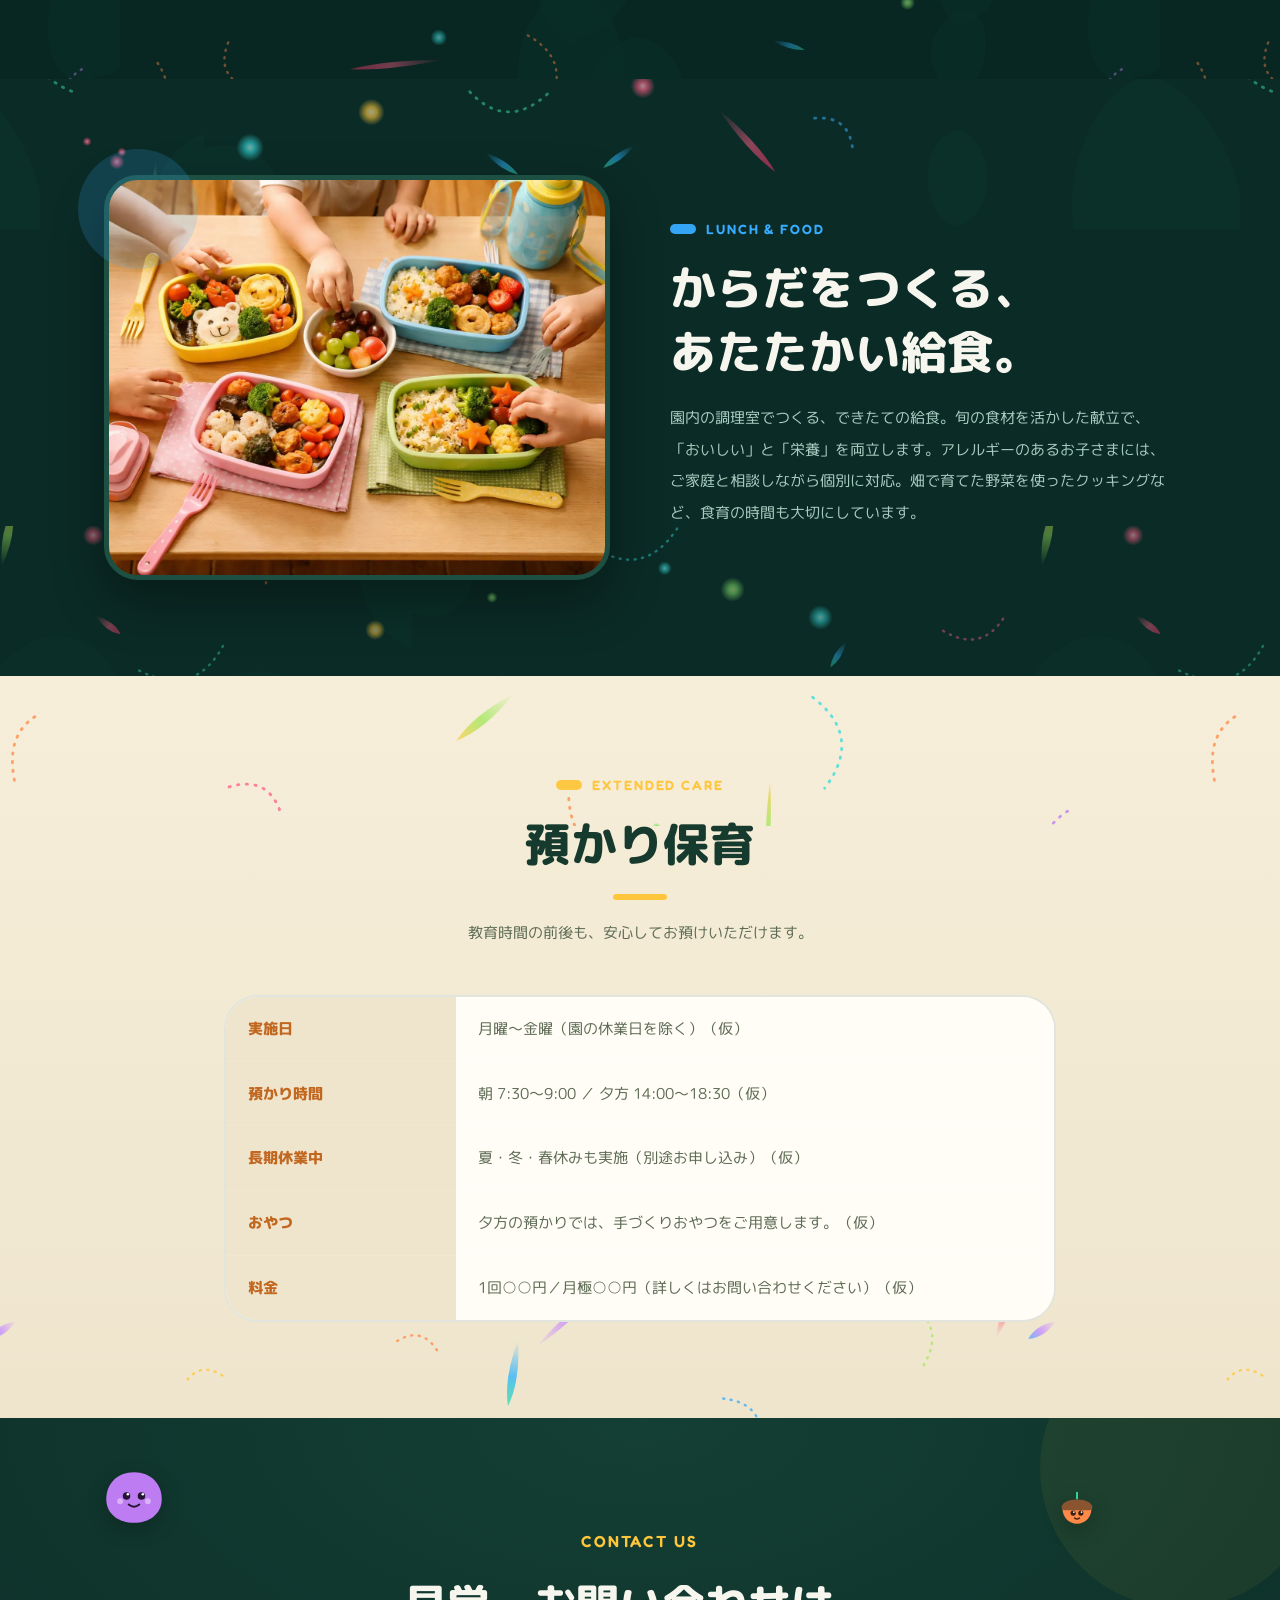
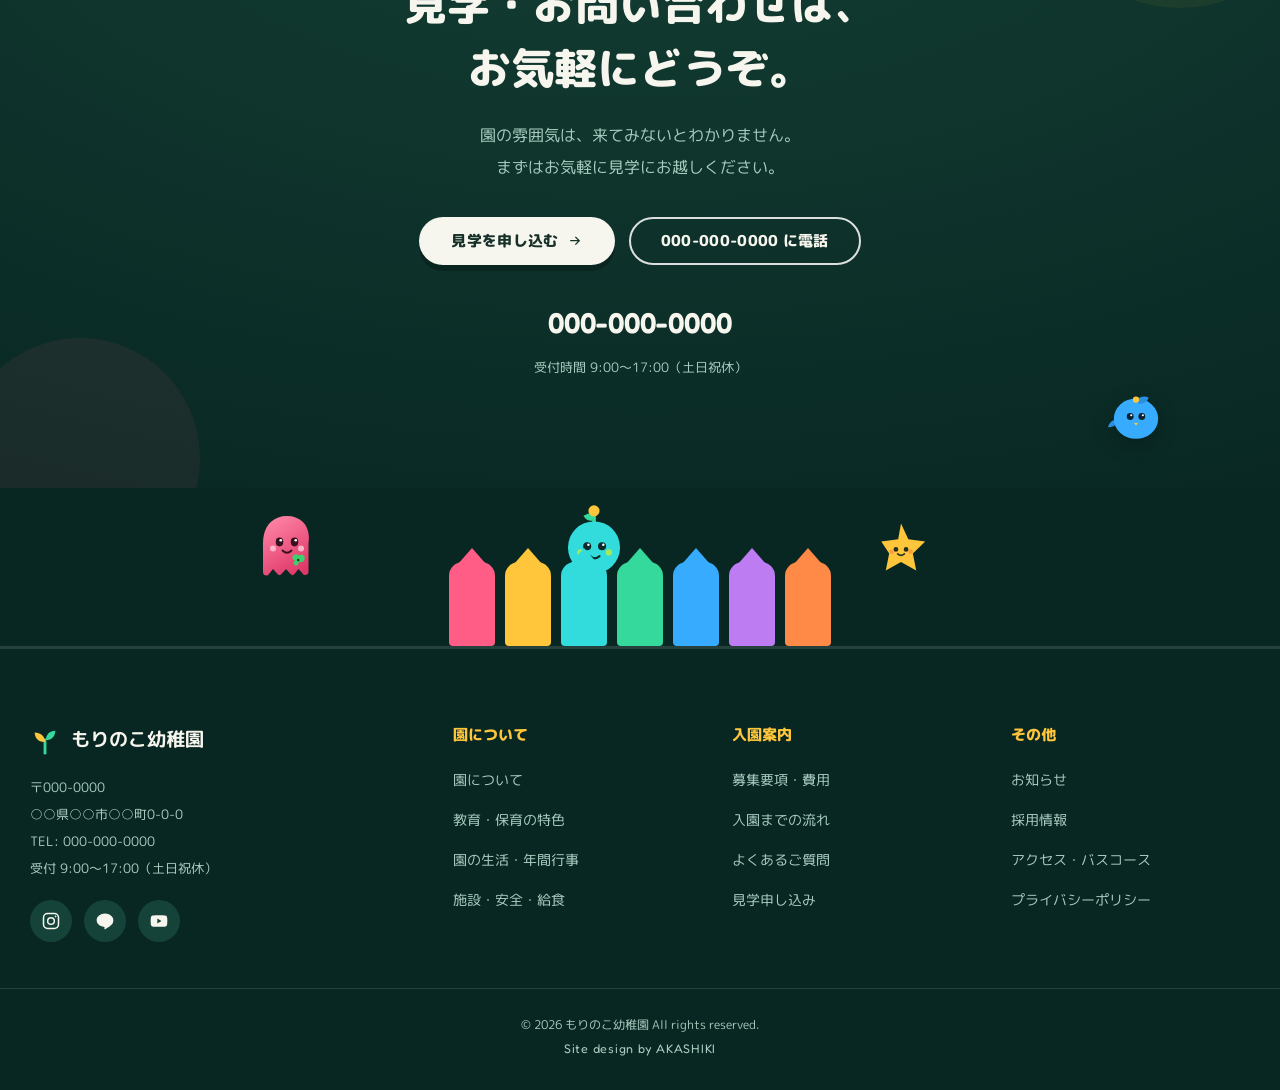
<file: facility.html>
<!DOCTYPE html>
<html lang="ja">
<head>
<meta charset="UTF-8">
<meta name="viewport" content="width=device-width, initial-scale=1.0, viewport-fit=cover">
<title>施設・安全・給食 ｜ もりのこ幼稚園</title>
<meta name="description" content="木のぬくもりに包まれた園舎と広い園庭、見守りの安全対策、自園調理の給食、預かり保育。もりのこ幼稚園の「安心」をご紹介します。">
<link rel="canonical" href="https://sumiyakastudio.github.io/morinoko-kindergarten/facility.html">
<meta name="theme-color" content="#082622">
<link rel="icon" href="assets/img/favicon.svg" type="image/svg+xml">
<link rel="icon" href="assets/img/favicon.png" sizes="32x32">
<link rel="apple-touch-icon" href="assets/img/apple-touch-icon.png">
<meta property="og:type" content="website">
<meta property="og:site_name" content="もりのこ幼稚園">
<meta property="og:title" content="施設・安全・給食 ｜ もりのこ幼稚園">
<meta property="og:description" content="木のぬくもりに包まれた園舎と広い園庭、見守りの安全対策、自園調理の給食、預かり保育。もりのこ幼稚園の「安心」をご紹介します。">
<meta property="og:url" content="https://sumiyakastudio.github.io/morinoko-kindergarten/facility.html">
<meta property="og:image" content="https://sumiyakastudio.github.io/morinoko-kindergarten/assets/img/ogp.jpg">
<meta name="twitter:card" content="summary_large_image">
<link rel="preconnect" href="https://fonts.googleapis.com">
<link rel="preconnect" href="https://fonts.gstatic.com" crossorigin>
<link href="https://fonts.googleapis.com/css2?family=Fredoka:wght@400;500;600;700&family=M+PLUS+Rounded+1c:wght@400;500;700;800&display=swap" rel="stylesheet">
<link rel="stylesheet" href="assets/css/style.css">
<script type="application/ld+json">
{"@context":"https://schema.org","@type":"BreadcrumbList","itemListElement":[{"@type":"ListItem","position":1,"name":"ホーム","item":"https://sumiyakastudio.github.io/morinoko-kindergarten/index.html"},{"@type":"ListItem","position":2,"name":"施設・安全","item":"https://sumiyakastudio.github.io/morinoko-kindergarten/facility.html"}]}
</script>
</head>
<body>
<a href="#main" class="skip-link">本文へスキップ</a>

<header class="header transparent" id="header">
  <div class="header-inner">
    <a href="index.html" class="header-logo" aria-label="もりのこ幼稚園 トップページ">
      <span class="logo-mark"><svg width="30" height="30" viewBox="0 0 32 32" fill="none" aria-hidden="true" focusable="false"><path d="M16 30V16" stroke="#36d99c" stroke-width="3" stroke-linecap="round"/><path d="M15 18C9 18 5 14 5 8c6 0 11 4 11 10z" fill="#ffc63b"/><path d="M17 16c0-6 4-10 10-10 0 6-4 10-10 10z" fill="#36d99c"/></svg></span>
      <span>もりのこ幼稚園<small>Morinoko Kindergarten</small></span>
    </a>
    <nav class="header-nav" aria-label="メインメニュー">
      <a href="about.html">園について</a>
      <a href="education.html">教育・保育</a>
      <a href="life.html">園の生活</a>
      <a href="facility.html" aria-current="page">施設・安全</a>
      <a href="admission.html">入園案内</a>
      <a href="access.html">アクセス</a>
    </nav>
    <a href="contact.html" class="header-cta">見学のお申し込み</a>
    <button class="hamburger" id="hamburger" aria-label="メニューを開く" aria-controls="mobileNav" aria-expanded="false">
      <span></span><span></span><span></span>
    </button>
  </div>
</header>
<nav class="mobile-nav" id="mobileNav" aria-label="モバイルメニュー">
  <button class="mobile-nav-close" id="mobileNavClose" aria-label="メニューを閉じる"></button>
  <a href="about.html">園について<span class="mn-en">About</span></a>
  <a href="education.html">教育・保育<span class="mn-en">Education</span></a>
  <a href="life.html">園の生活<span class="mn-en">Daily Life</span></a>
  <a href="facility.html" aria-current="page">施設・安全<span class="mn-en">Facility</span></a>
  <a href="admission.html">入園案内<span class="mn-en">Admission</span></a>
  <a href="news.html">お知らせ<span class="mn-en">News</span></a>
  <a href="recruit.html">採用情報<span class="mn-en">Recruit</span></a>
  <a href="access.html">アクセス<span class="mn-en">Access</span></a>
  <a href="contact.html" class="btn btn-fill-white">見学のお申し込み</a>
</nav>

<main id="main">
<section class="page-hero ph-bg-1">
  <img class="deco-mascot alt" src="assets/img/deco/masco-ghost.svg" alt="" aria-hidden="true" style="width:70px;top:118px;right:9%">
  <img class="deco-mascot sp-hide" src="assets/img/deco/masco-sprout.svg" alt="" aria-hidden="true" style="width:60px;bottom:24px;left:8%">
  <img class="deco-mascot alt2 sp-hide" src="assets/img/deco/masco-star.svg" alt="" aria-hidden="true" style="width:44px;top:150px;left:15%">
  <img class="deco-kid sp-hide" src="assets/img/kids/kid05.png" alt="" aria-hidden="true" style="width:128px;bottom:-6px;right:5%">
  <div class="page-hero-inner">
    <p class="ph-en">Facility & Safety</p>
    <h1>施設・安全</h1>
    <p>のびのびは、確かな安心の上に。</p>
  </div>
</section>
<nav class="breadcrumb" aria-label="パンくずリスト">
  <ol>
    <li><a href="index.html">ホーム</a></li>
    <li aria-current="page">施設・安全</li>
  </ol>
</nav>

<section class="section">
  <div class="container">
    <div class="split fade-up">
      <div class="split-visual about-visual">
        <div class="about-img" style="background-image:url('assets/img/5.webp')" role="img" aria-label="木のぬくもりに包まれたもりのこ幼稚園の園舎"></div>
      </div>
      <div class="split-text">
        <p class="section-en">Building</p>
        <h2 class="section-title">木のぬくもりに、<br>包まれた園舎。</h2>
        <p class="lead-desc">無垢の木をふんだんに使った園舎は、やわらかな自然光が差し込む、おうちのような心地よさ。子どもの目線でつくられた手洗い場やロッカー、はだしで過ごせる床。すみずみまで、子どもがのびのびと過ごせる工夫を凝らしています。</p>
      </div>
    </div>
  </div>
</section>

<section class="section bg-cream">
  <div class="container">
    <div class="split reverse fade-up">
      <div class="split-visual about-visual">
        <div class="about-img" style="background-image:url('assets/img/2.webp')" role="img" aria-label="木の遊具と砂場のある広い園庭"></div>
      </div>
      <div class="split-text">
        <p class="section-en">Garden</p>
        <h2 class="section-title">園庭は、いちばん大きな<br>教室です。</h2>
        <p class="lead-desc">芝生の広場、木の遊具、土の山、そして森へ続くさんぽ道。もりのこ幼稚園の園庭は、季節ごとに表情を変える「学びの場」です。転んでも、汚れても大丈夫。思いきり体を動かせる環境が、子どものたくましさを育てます。</p>
      </div>
    </div>
  </div>
</section>

<section class="section">
  <div class="container">
    <div class="section-head center fade-up">
      <p class="section-en">Facilities</p>
      <h2 class="section-title">園内のご紹介</h2>
    </div>
    <div class="card-grid cols-4">
      <div class="card fade-up"><div class="card-img" style="background-image:url('assets/img/3.webp')" role="img" aria-label="明るい保育室"></div><div class="card-body"><h3>保育室</h3><p>自然光あふれる、木のぬくもりの保育室。</p></div></div>
      <div class="card fade-up"><div class="card-img" style="background-image:url('assets/img/2.webp')" role="img" aria-label="広い園庭"></div><div class="card-body"><h3>園庭・森のさんぽ道</h3><p>遊具と自然がそろう、いちばん大きな教室。</p></div></div>
      <div class="card fade-up"><div class="card-img" style="background-image:url('assets/img/11.webp')" role="img" aria-label="ランチルーム"></div><div class="card-body"><h3>ランチルーム</h3><p>みんなで「いただきます」を言う、食の時間。</p></div></div>
      <div class="card fade-up"><div class="card-img" style="background-image:url('assets/img/10.webp')" role="img" aria-label="絵本コーナー"></div><div class="card-body"><h3>絵本コーナー</h3><p>たくさんの絵本に囲まれた、お話の部屋。</p></div></div>
    </div>
  </div>
</section>

<section class="section bg-sage">
  <div class="container">
    <div class="section-head center fade-up">
      <p class="section-en">Safety</p>
      <h2 class="section-title">安全への取り組み</h2>
      <p class="section-lead">大切なお子さまを、園全体で見守ります。</p>
    </div>
    <div class="card-grid cols-2">
      <div class="info-card fade-up">
        <span class="card-icon"><svg viewBox="0 0 24 24" fill="none" stroke="currentColor" stroke-width="1.7" aria-hidden="true"><path d="M12 2l8 3v6c0 5-3.5 8.5-8 11-4.5-2.5-8-6-8-11V5l8-3z"/><path d="M9 12l2 2 4-4"/></svg></span>
        <h3>防犯対策</h3>
        <p>オートロックの門扉と防犯カメラを設置。来園者の確認を徹底し、外部からの出入りを管理しています。</p>
      </div>
      <div class="info-card fade-up">
        <span class="card-icon"><svg viewBox="0 0 24 24" fill="none" stroke="currentColor" stroke-width="1.7" aria-hidden="true"><path d="M12 3c1 4 5 5 5 9a5 5 0 0 1-10 0c0-2 1-3 2-4 .5 1 1 1.5 1.5 1.5C11 9 10 6 12 3z"/></svg></span>
        <h3>防災・避難訓練</h3>
        <p>地震・火災・不審者を想定した避難訓練を毎月実施。緊急時の一斉連絡体制も整えています。</p>
      </div>
      <div class="info-card fade-up">
        <span class="card-icon"><svg viewBox="0 0 24 24" fill="none" stroke="currentColor" stroke-width="1.7" aria-hidden="true"><path d="M12 20s-7-4.5-9.5-9A4.7 4.7 0 0 1 12 6a4.7 4.7 0 0 1 9.5 5c-2.5 4.5-9.5 9-9.5 9z"/></svg></span>
        <h3>保健・衛生</h3>
        <p>看護・保健の体制を整え、日々の健康観察と園内の衛生管理を徹底。感染症対策にも取り組みます。</p>
      </div>
      <div class="info-card fade-up">
        <span class="card-icon"><svg viewBox="0 0 24 24" fill="none" stroke="currentColor" stroke-width="1.7" aria-hidden="true"><rect x="3" y="4" width="18" height="13" rx="2"/><path d="M3 10h18"/><circle cx="7.5" cy="19" r="1.6"/><circle cx="16.5" cy="19" r="1.6"/></svg></span>
        <h3>送迎の安全</h3>
        <p>送迎バスは安全装置とドライブレコーダーを完備。乗降時の人数確認を複数の目で行います。（仮）</p>
      </div>
    </div>
  </div>
</section>

<section class="section">
  <div class="container">
    <div class="split fade-up">
      <div class="split-visual about-visual">
        <div class="about-img" style="background-image:url('assets/img/11.webp')" role="img" aria-label="彩り豊かな子どものお弁当・給食"></div>
      </div>
      <div class="split-text">
        <p class="section-en">Lunch &amp; Food</p>
        <h2 class="section-title">からだをつくる、<br>あたたかい給食。</h2>
        <p class="lead-desc">園内の調理室でつくる、できたての給食。旬の食材を活かした献立で、「おいしい」と「栄養」を両立します。アレルギーのあるお子さまには、ご家庭と相談しながら個別に対応。畑で育てた野菜を使ったクッキングなど、食育の時間も大切にしています。</p>
      </div>
    </div>
  </div>
</section>

<section class="section bg-cream">
  <div class="container" style="max-width:880px">
    <div class="section-head center fade-up">
      <p class="section-en">Extended Care</p>
      <h2 class="section-title">預かり保育</h2>
      <p class="section-lead">教育時間の前後も、安心してお預けいただけます。</p>
    </div>
    <div class="fade-up">
<div class="table-wrap"><table class="info-table"><tbody>
<tr><th>実施日</th><td>月曜〜金曜（園の休業日を除く）（仮）</td></tr>
<tr><th>預かり時間</th><td>朝 7:30〜9:00 ／ 夕方 14:00〜18:30（仮）</td></tr>
<tr><th>長期休業中</th><td>夏・冬・春休みも実施（別途お申し込み）（仮）</td></tr>
<tr><th>おやつ</th><td>夕方の預かりでは、手づくりおやつをご用意します。（仮）</td></tr>
<tr><th>料金</th><td>1回○○円／月極○○円（詳しくはお問い合わせください）（仮）</td></tr>
</tbody></table></div>
    </div>
  </div>
</section>

<section class="cta">
  <img class="deco-mascot alt sp-hide" src="assets/img/deco/masco-blob.svg" alt="" aria-hidden="true" style="width:64px;top:50px;left:8%">
  <img class="deco-mascot alt2 sp-hide" src="assets/img/deco/masco-bird.svg" alt="" aria-hidden="true" style="width:58px;bottom:46px;right:9%">
  <img class="deco-mascot sp-hide" src="assets/img/deco/masco-acorn.svg" alt="" aria-hidden="true" style="width:48px;top:70px;right:14%">
  <div class="container cta-inner">
    <p class="cta-en">Contact Us</p>
    <h2 class="cta-title">見学・お問い合わせは、<br>お気軽にどうぞ。</h2>
    <p class="cta-sub">園の雰囲気は、来てみないとわかりません。<br>まずはお気軽に見学にお越しください。</p>
    <div class="cta-actions">
      <a href="contact.html" class="btn btn-fill-white">見学を申し込む <svg viewBox="0 0 24 24" fill="none" stroke="currentColor" stroke-width="2" aria-hidden="true"><path d="M5 12h14M13 6l6 6-6 6"/></svg></a>
      <a href="tel:0000000000" class="btn btn-outline-white">000-000-0000 に電話</a>
    </div>
    <div class="cta-tel">
      <a href="tel:0000000000">000-000-0000</a>
      <small>受付時間 9:00〜17:00（土日祝休）</small>
    </div>
  </div>
</section>
</main>

<div class="footer-band" aria-hidden="true">
  <img class="fb-mascot" src="assets/img/deco/masco-ghost.svg" alt="" style="left:20%">
  <img class="fb-mascot" src="assets/img/deco/masco-sprout.svg" alt="" style="left:44%">
  <img class="fb-mascot" src="assets/img/deco/masco-star.svg" alt="" style="left:68%">
  <span class="crayon"></span><span class="crayon"></span><span class="crayon"></span><span class="crayon"></span><span class="crayon"></span><span class="crayon"></span><span class="crayon"></span>
</div>
<footer class="footer">
  <div class="footer-inner">
    <div>
      <div class="footer-brand"><span class="logo-mark"><svg width="30" height="30" viewBox="0 0 32 32" fill="none" aria-hidden="true" focusable="false"><path d="M16 30V16" stroke="#36d99c" stroke-width="3" stroke-linecap="round"/><path d="M15 18C9 18 5 14 5 8c6 0 11 4 11 10z" fill="#ffc63b"/><path d="M17 16c0-6 4-10 10-10 0 6-4 10-10 10z" fill="#36d99c"/></svg></span>もりのこ幼稚園</div>
      <p class="footer-desc">〒000-0000<br>○○県○○市○○町0-0-0<br>TEL: 000-000-0000<br>受付 9:00〜17:00（土日祝休）</p>
      <div class="footer-sns">
        <a href="#" aria-label="Instagram（準備中）"><svg viewBox="0 0 24 24" fill="none" stroke="currentColor" stroke-width="1.8" aria-hidden="true"><rect x="3" y="3" width="18" height="18" rx="5"/><circle cx="12" cy="12" r="4"/><circle cx="17.5" cy="6.5" r="1" fill="currentColor" stroke="none"/></svg></a>
        <a href="#" aria-label="LINE公式アカウント（準備中）"><svg viewBox="0 0 24 24" fill="currentColor" aria-hidden="true"><path d="M12 3C6.5 3 2 6.6 2 11c0 4 3.6 7.3 8.5 7.9.3.1.8.2.9.5.1.3.1.7 0 1l-.1.9c0 .3-.2 1 .9.6 1.1-.5 6-3.5 8.2-6h0C21.5 14.5 22 12.8 22 11c0-4.4-4.5-8-10-8z"/></svg></a>
        <a href="#" aria-label="YouTube（準備中）"><svg viewBox="0 0 24 24" fill="currentColor" aria-hidden="true"><path d="M22 12s0-3.2-.4-4.7a2.5 2.5 0 0 0-1.8-1.8C18.3 5 12 5 12 5s-6.3 0-7.8.5a2.5 2.5 0 0 0-1.8 1.8C2 8.8 2 12 2 12s0 3.2.4 4.7a2.5 2.5 0 0 0 1.8 1.8C5.7 19 12 19 12 19s6.3 0 7.8-.5a2.5 2.5 0 0 0 1.8-1.8C22 15.2 22 12 22 12zM10 15V9l5 3z"/></svg></a>
      </div>
    </div>
    <div>
      <h4>園について</h4>
      <ul class="footer-links">
        <li><a href="about.html">園について</a></li>
        <li><a href="education.html">教育・保育の特色</a></li>
        <li><a href="life.html">園の生活・年間行事</a></li>
        <li><a href="facility.html">施設・安全・給食</a></li>
      </ul>
    </div>
    <div>
      <h4>入園案内</h4>
      <ul class="footer-links">
        <li><a href="admission.html">募集要項・費用</a></li>
        <li><a href="admission.html#flow">入園までの流れ</a></li>
        <li><a href="admission.html#faq">よくあるご質問</a></li>
        <li><a href="contact.html">見学申し込み</a></li>
      </ul>
    </div>
    <div>
      <h4>その他</h4>
      <ul class="footer-links">
        <li><a href="news.html">お知らせ</a></li>
        <li><a href="recruit.html">採用情報</a></li>
        <li><a href="access.html">アクセス・バスコース</a></li>
        <li><a href="privacy.html">プライバシーポリシー</a></li>
      </ul>
    </div>
  </div>
  <div class="footer-copy">
    <span>© <span id="year">2026</span> もりのこ幼稚園 All rights reserved.</span><br>
    <span class="credit">Site design by AKASHIKI</span>
  </div>
</footer>

<div class="float-cta" id="floatCta">
  <a class="float-line" href="contact.html" aria-label="LINEで見学予約（準備中）"><svg viewBox="0 0 24 24" fill="currentColor" aria-hidden="true"><path d="M12 3C6.5 3 2 6.6 2 11c0 4 3.6 7.3 8.5 7.9.3.1.8.2.9.5.1.3.1.7 0 1l-.1.9c0 .3-.2 1 .9.6 1.1-.5 6-3.5 8.2-6h0C21.5 14.5 22 12.8 22 11c0-4.4-4.5-8-10-8z"/></svg><span>LINEで見学予約</span></a>
  <button class="float-top" id="floatTop" aria-label="ページの先頭へ戻る"><svg viewBox="0 0 24 24" fill="none" stroke="currentColor" stroke-width="2" aria-hidden="true"><path d="M18 15l-6-6-6 6"/></svg></button>
</div>

<div class="demo-note" id="demoNote">
  ⚠ 本サイトはポートフォリオ用のデモです。園名・写真・文章はすべて仮の内容です。
  <button id="demoNoteClose" aria-label="この注記を閉じる">閉じる</button>
</div>

<script src="assets/js/main.js"></script>
</body>
</html>
</file>
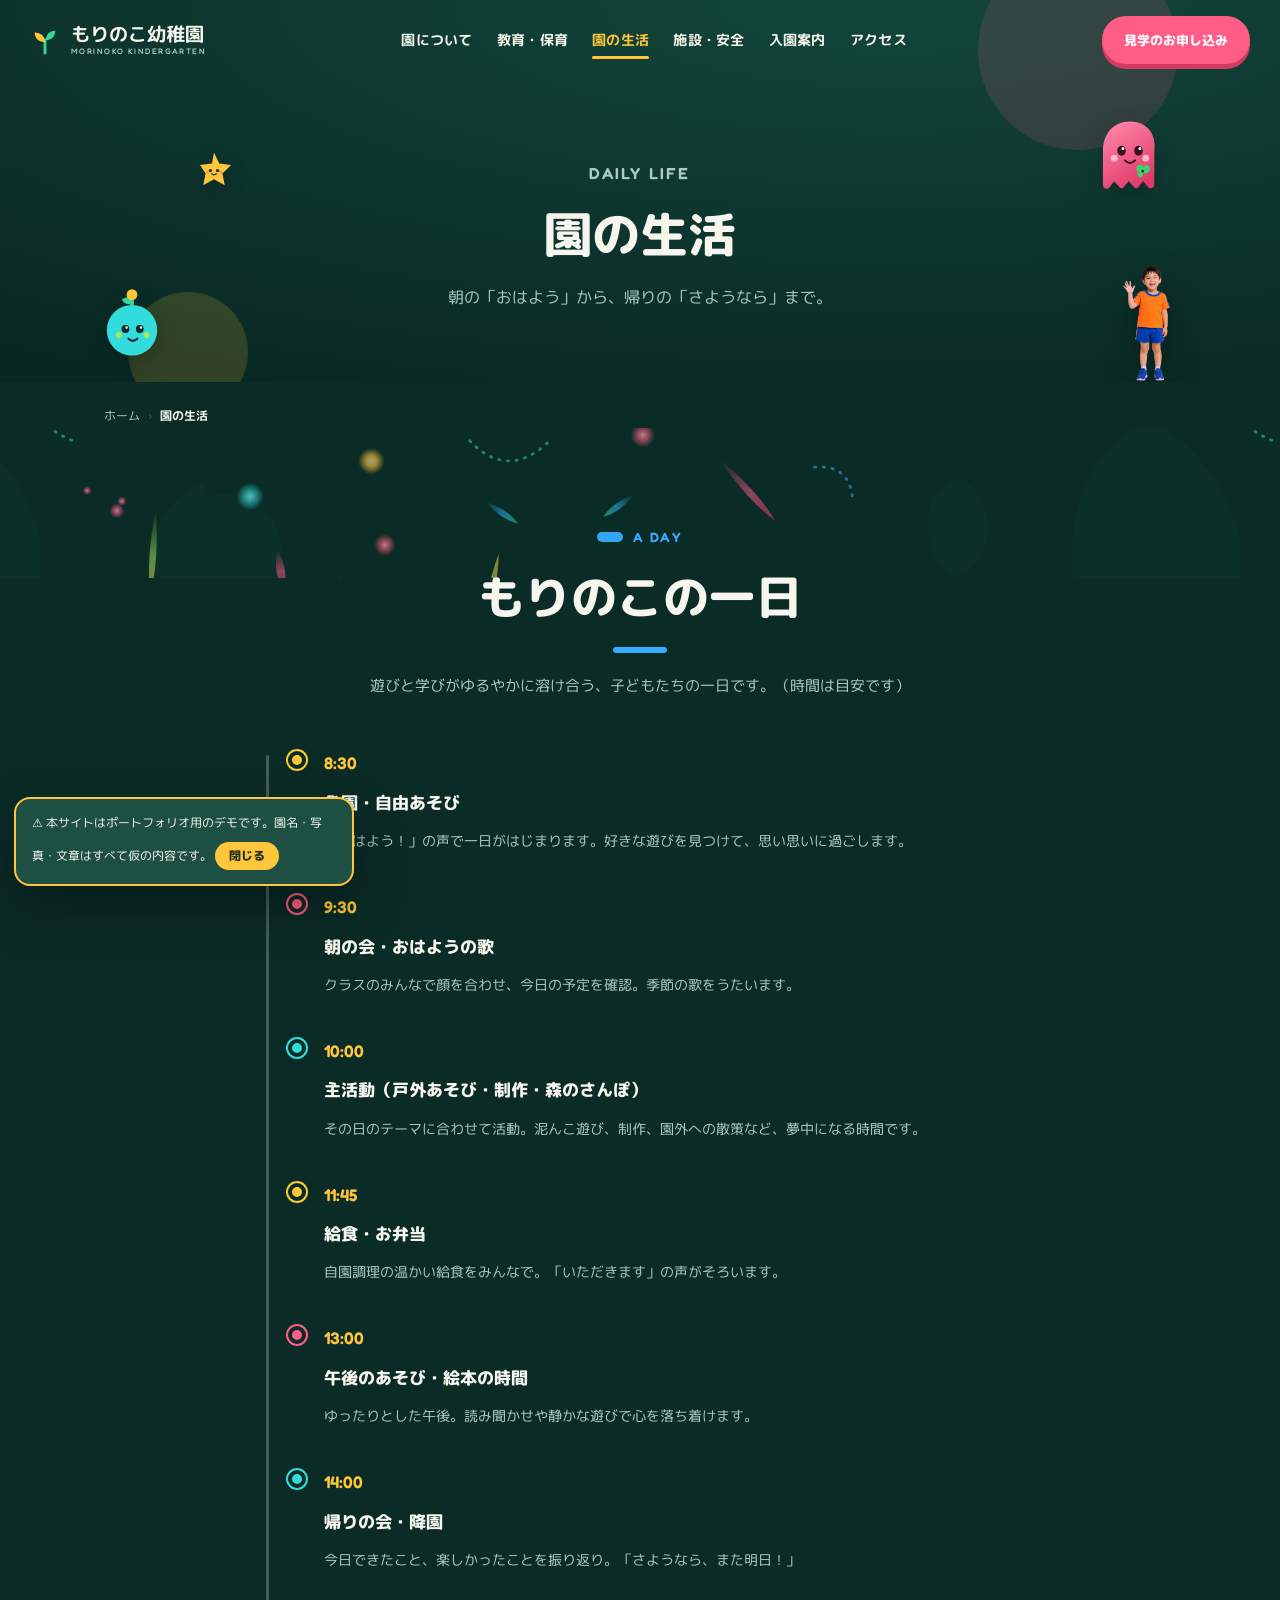
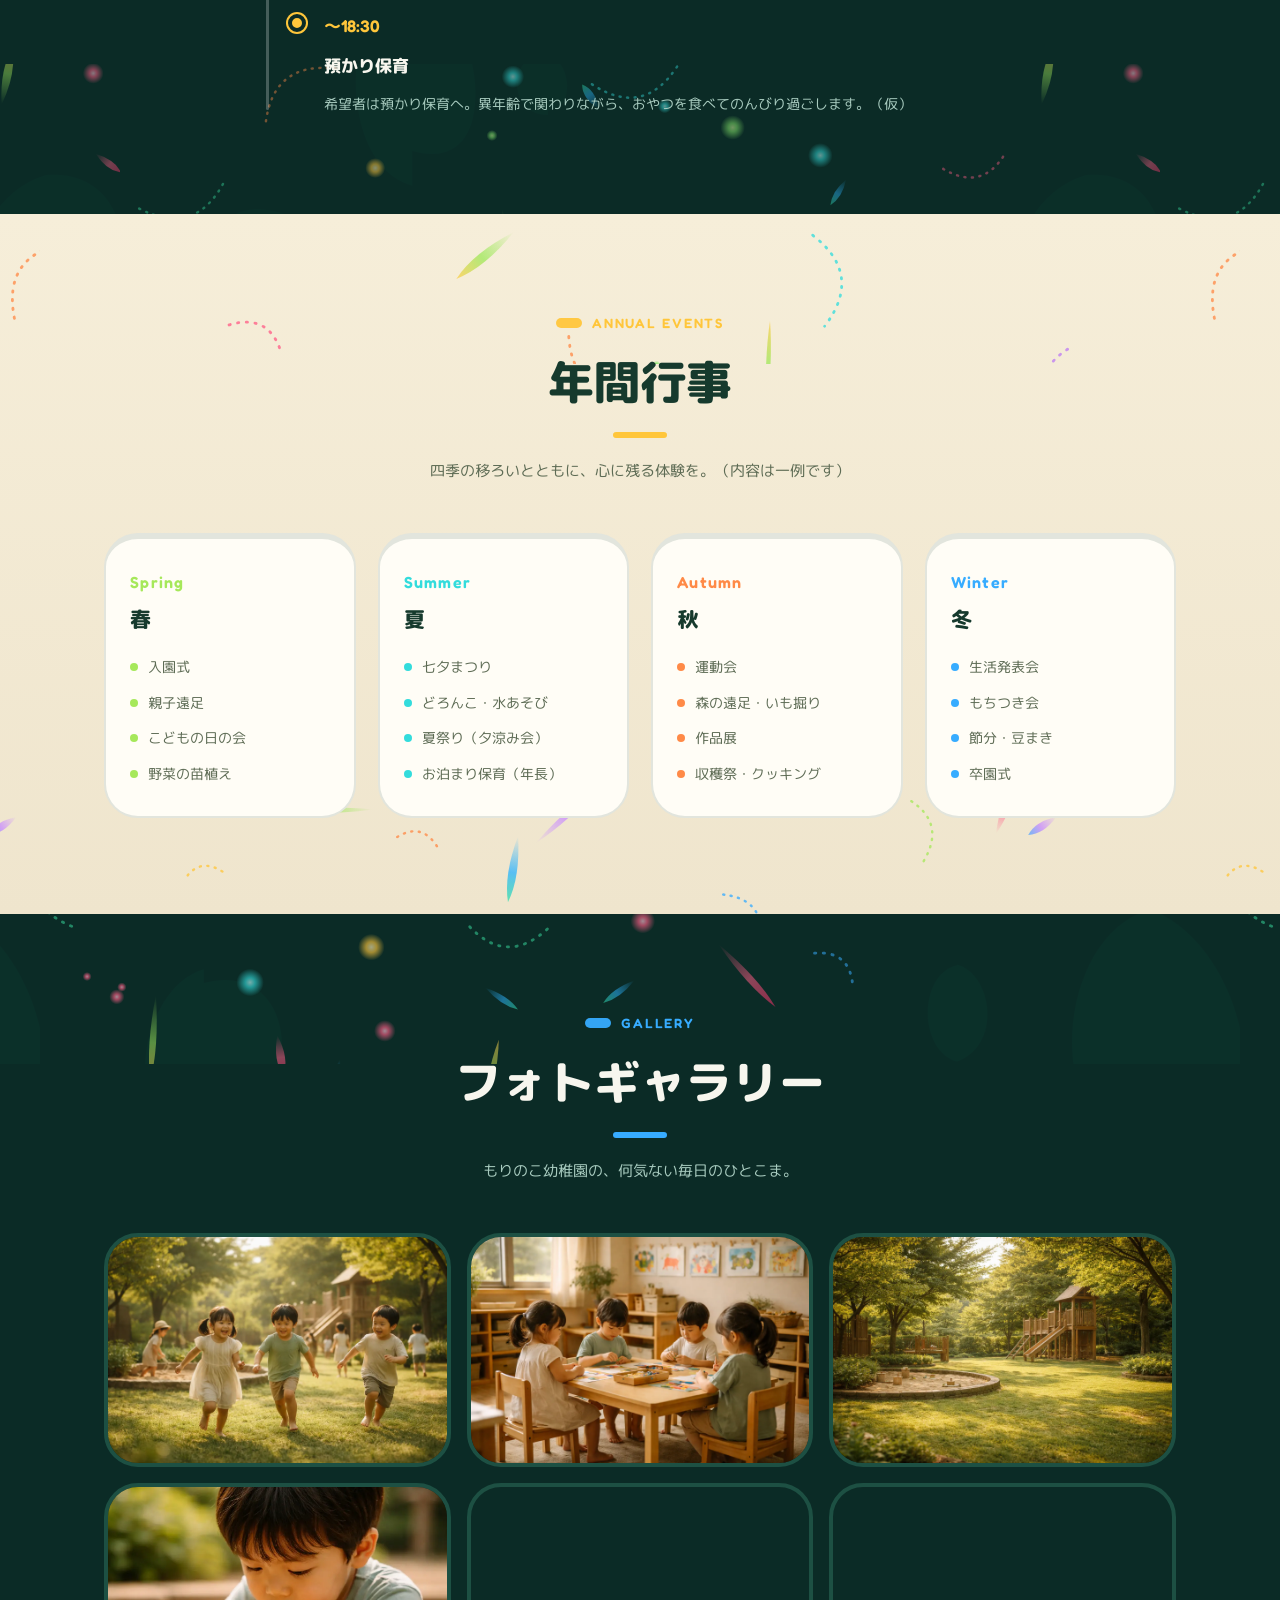
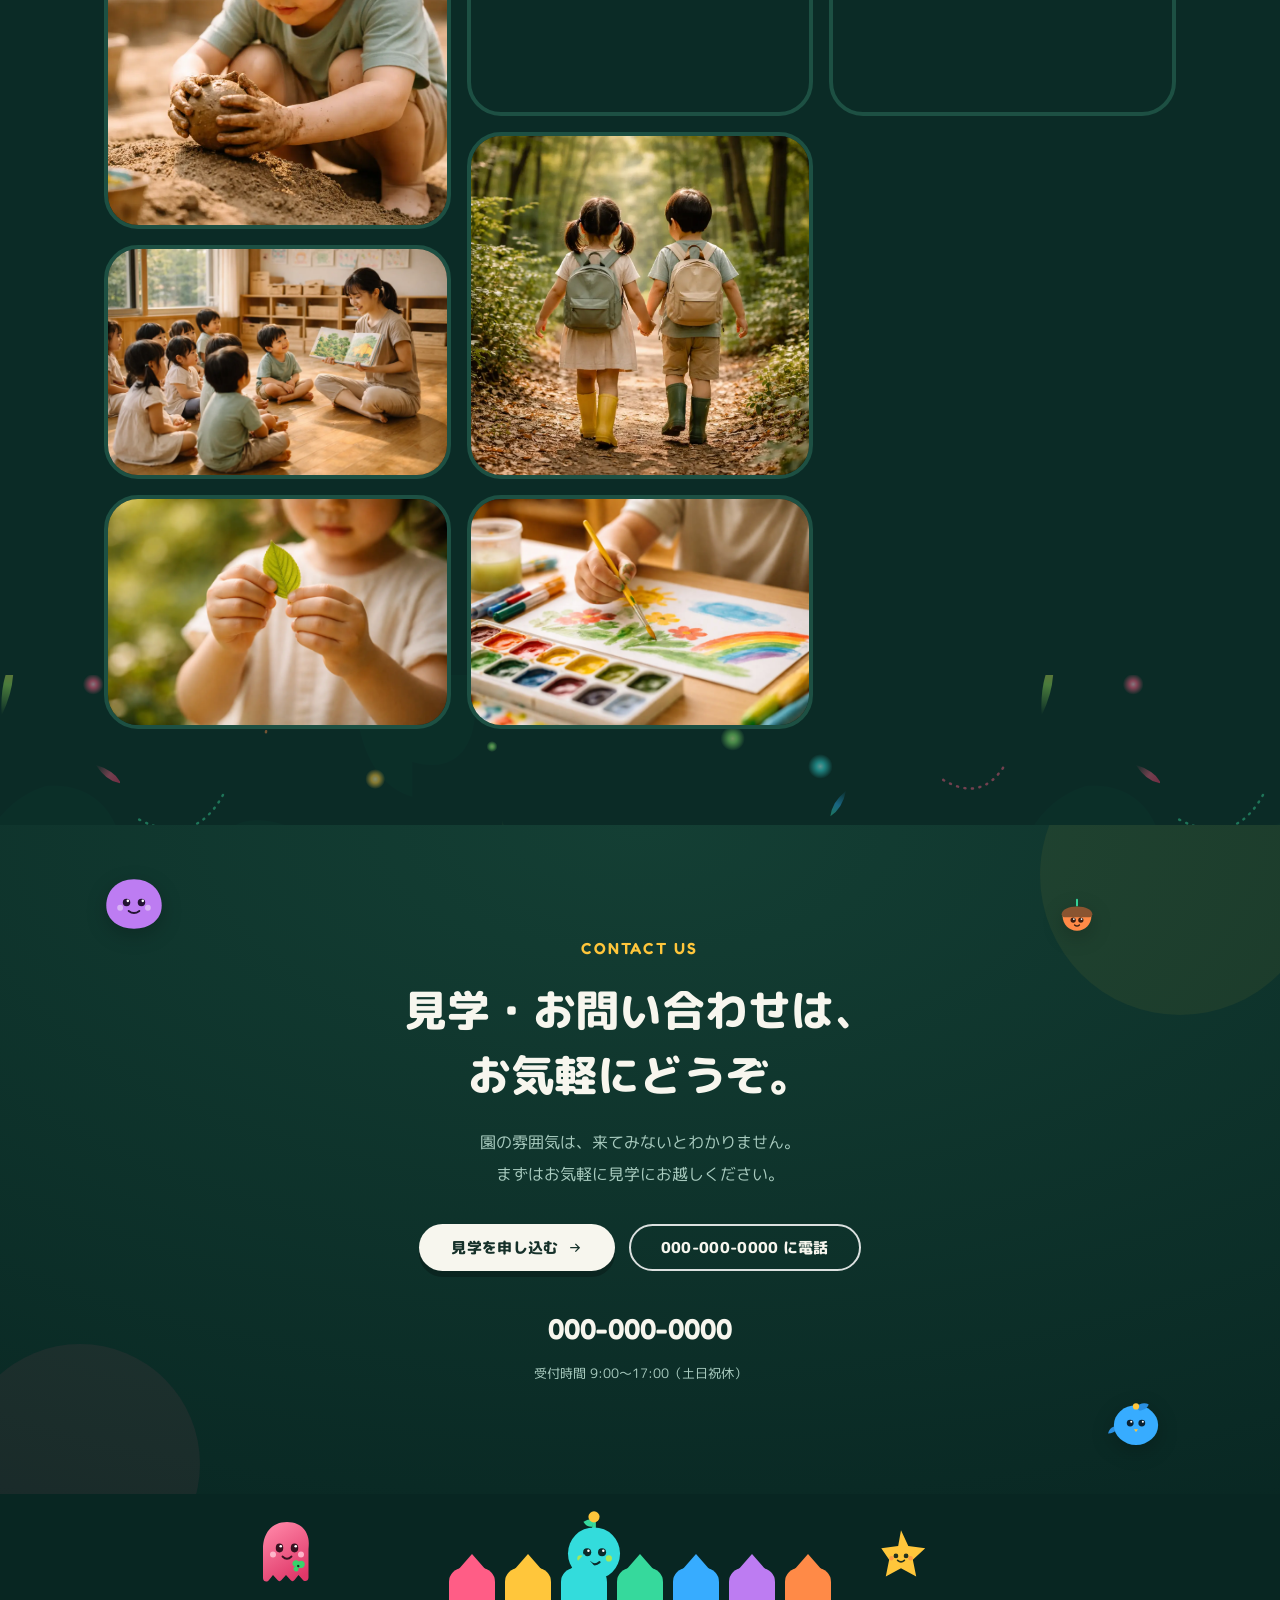
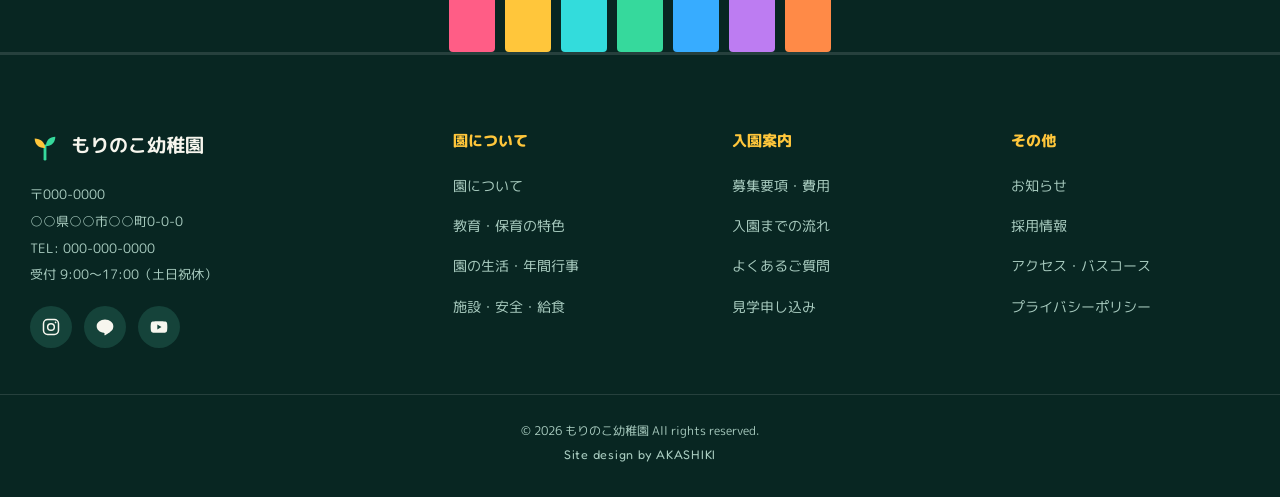
<file: life.html>
<!DOCTYPE html>
<html lang="ja">
<head>
<meta charset="UTF-8">
<meta name="viewport" content="width=device-width, initial-scale=1.0, viewport-fit=cover">
<title>園の生活・年間行事 ｜ もりのこ幼稚園</title>
<meta name="description" content="もりのこ幼稚園の1日の流れと、四季を彩る年間行事をご紹介します。朝の「おはよう」から帰りの「さようなら」まで、子どもたちの毎日は小さな冒険の連続です。">
<link rel="canonical" href="https://sumiyakastudio.github.io/morinoko-kindergarten/life.html">
<meta name="theme-color" content="#082622">
<link rel="icon" href="assets/img/favicon.svg" type="image/svg+xml">
<link rel="icon" href="assets/img/favicon.png" sizes="32x32">
<link rel="apple-touch-icon" href="assets/img/apple-touch-icon.png">
<meta property="og:type" content="website">
<meta property="og:site_name" content="もりのこ幼稚園">
<meta property="og:title" content="園の生活・年間行事 ｜ もりのこ幼稚園">
<meta property="og:description" content="もりのこ幼稚園の1日の流れと、四季を彩る年間行事をご紹介します。朝の「おはよう」から帰りの「さようなら」まで、子どもたちの毎日は小さな冒険の連続です。">
<meta property="og:url" content="https://sumiyakastudio.github.io/morinoko-kindergarten/life.html">
<meta property="og:image" content="https://sumiyakastudio.github.io/morinoko-kindergarten/assets/img/ogp.jpg">
<meta name="twitter:card" content="summary_large_image">
<link rel="preconnect" href="https://fonts.googleapis.com">
<link rel="preconnect" href="https://fonts.gstatic.com" crossorigin>
<link href="https://fonts.googleapis.com/css2?family=Fredoka:wght@400;500;600;700&family=M+PLUS+Rounded+1c:wght@400;500;700;800&display=swap" rel="stylesheet">
<link rel="stylesheet" href="assets/css/style.css">
<script type="application/ld+json">
{"@context":"https://schema.org","@type":"BreadcrumbList","itemListElement":[{"@type":"ListItem","position":1,"name":"ホーム","item":"https://sumiyakastudio.github.io/morinoko-kindergarten/index.html"},{"@type":"ListItem","position":2,"name":"園の生活","item":"https://sumiyakastudio.github.io/morinoko-kindergarten/life.html"}]}
</script>
</head>
<body>
<a href="#main" class="skip-link">本文へスキップ</a>

<header class="header transparent" id="header">
  <div class="header-inner">
    <a href="index.html" class="header-logo" aria-label="もりのこ幼稚園 トップページ">
      <span class="logo-mark"><svg width="30" height="30" viewBox="0 0 32 32" fill="none" aria-hidden="true" focusable="false"><path d="M16 30V16" stroke="#36d99c" stroke-width="3" stroke-linecap="round"/><path d="M15 18C9 18 5 14 5 8c6 0 11 4 11 10z" fill="#ffc63b"/><path d="M17 16c0-6 4-10 10-10 0 6-4 10-10 10z" fill="#36d99c"/></svg></span>
      <span>もりのこ幼稚園<small>Morinoko Kindergarten</small></span>
    </a>
    <nav class="header-nav" aria-label="メインメニュー">
      <a href="about.html">園について</a>
      <a href="education.html">教育・保育</a>
      <a href="life.html" aria-current="page">園の生活</a>
      <a href="facility.html">施設・安全</a>
      <a href="admission.html">入園案内</a>
      <a href="access.html">アクセス</a>
    </nav>
    <a href="contact.html" class="header-cta">見学のお申し込み</a>
    <button class="hamburger" id="hamburger" aria-label="メニューを開く" aria-controls="mobileNav" aria-expanded="false">
      <span></span><span></span><span></span>
    </button>
  </div>
</header>
<nav class="mobile-nav" id="mobileNav" aria-label="モバイルメニュー">
  <button class="mobile-nav-close" id="mobileNavClose" aria-label="メニューを閉じる"></button>
  <a href="about.html">園について<span class="mn-en">About</span></a>
  <a href="education.html">教育・保育<span class="mn-en">Education</span></a>
  <a href="life.html" aria-current="page">園の生活<span class="mn-en">Daily Life</span></a>
  <a href="facility.html">施設・安全<span class="mn-en">Facility</span></a>
  <a href="admission.html">入園案内<span class="mn-en">Admission</span></a>
  <a href="news.html">お知らせ<span class="mn-en">News</span></a>
  <a href="recruit.html">採用情報<span class="mn-en">Recruit</span></a>
  <a href="access.html">アクセス<span class="mn-en">Access</span></a>
  <a href="contact.html" class="btn btn-fill-white">見学のお申し込み</a>
</nav>

<main id="main">
<section class="page-hero ph-bg-3">
  <img class="deco-mascot alt" src="assets/img/deco/masco-ghost.svg" alt="" aria-hidden="true" style="width:70px;top:118px;right:9%">
  <img class="deco-mascot sp-hide" src="assets/img/deco/masco-sprout.svg" alt="" aria-hidden="true" style="width:60px;bottom:24px;left:8%">
  <img class="deco-mascot alt2 sp-hide" src="assets/img/deco/masco-star.svg" alt="" aria-hidden="true" style="width:44px;top:150px;left:15%">
  <img class="deco-kid sp-hide" src="assets/img/kids/kid05.png" alt="" aria-hidden="true" style="width:128px;bottom:-6px;right:5%">
  <div class="page-hero-inner">
    <p class="ph-en">Daily Life</p>
    <h1>園の生活</h1>
    <p>朝の「おはよう」から、帰りの「さようなら」まで。</p>
  </div>
</section>
<nav class="breadcrumb" aria-label="パンくずリスト">
  <ol>
    <li><a href="index.html">ホーム</a></li>
    <li aria-current="page">園の生活</li>
  </ol>
</nav>

<section class="section">
  <div class="container">
    <div class="section-head center fade-up">
      <p class="section-en">A Day</p>
      <h2 class="section-title">もりのこの一日</h2>
      <p class="section-lead">遊びと学びがゆるやかに溶け合う、子どもたちの一日です。（時間は目安です）</p>
    </div>
    <div class="timeline">
      <div class="tl-item fade-up"><div class="tl-time">8:30</div><div class="tl-body"><h3>登園・自由あそび</h3><p>「おはよう！」の声で一日がはじまります。好きな遊びを見つけて、思い思いに過ごします。</p></div></div>
      <div class="tl-item fade-up"><div class="tl-time">9:30</div><div class="tl-body"><h3>朝の会・おはようの歌</h3><p>クラスのみんなで顔を合わせ、今日の予定を確認。季節の歌をうたいます。</p></div></div>
      <div class="tl-item fade-up"><div class="tl-time">10:00</div><div class="tl-body"><h3>主活動（戸外あそび・制作・森のさんぽ）</h3><p>その日のテーマに合わせて活動。泥んこ遊び、制作、園外への散策など、夢中になる時間です。</p></div></div>
      <div class="tl-item fade-up"><div class="tl-time">11:45</div><div class="tl-body"><h3>給食・お弁当</h3><p>自園調理の温かい給食をみんなで。「いただきます」の声がそろいます。</p></div></div>
      <div class="tl-item fade-up"><div class="tl-time">13:00</div><div class="tl-body"><h3>午後のあそび・絵本の時間</h3><p>ゆったりとした午後。読み聞かせや静かな遊びで心を落ち着けます。</p></div></div>
      <div class="tl-item fade-up"><div class="tl-time">14:00</div><div class="tl-body"><h3>帰りの会・降園</h3><p>今日できたこと、楽しかったことを振り返り。「さようなら、また明日！」</p></div></div>
      <div class="tl-item fade-up"><div class="tl-time">〜18:30</div><div class="tl-body"><h3>預かり保育</h3><p>希望者は預かり保育へ。異年齢で関わりながら、おやつを食べてのんびり過ごします。（仮）</p></div></div>
    </div>
  </div>
</section>

<section class="section bg-cream">
  <div class="container">
    <div class="section-head center fade-up">
      <p class="section-en">Annual Events</p>
      <h2 class="section-title">年間行事</h2>
      <p class="section-lead">四季の移ろいとともに、心に残る体験を。（内容は一例です）</p>
    </div>
    <div class="events-grid">
      <div class="event-card fade-up"><p class="event-season en">Spring</p><h3>春</h3><ul><li>入園式</li><li>親子遠足</li><li>こどもの日の会</li><li>野菜の苗植え</li></ul></div>
      <div class="event-card fade-up"><p class="event-season en">Summer</p><h3>夏</h3><ul><li>七夕まつり</li><li>どろんこ・水あそび</li><li>夏祭り（夕涼み会）</li><li>お泊まり保育（年長）</li></ul></div>
      <div class="event-card fade-up"><p class="event-season en">Autumn</p><h3>秋</h3><ul><li>運動会</li><li>森の遠足・いも掘り</li><li>作品展</li><li>収穫祭・クッキング</li></ul></div>
      <div class="event-card fade-up"><p class="event-season en">Winter</p><h3>冬</h3><ul><li>生活発表会</li><li>もちつき会</li><li>節分・豆まき</li><li>卒園式</li></ul></div>
    </div>
  </div>
</section>

<section class="section">
  <div class="container">
    <div class="section-head center fade-up">
      <p class="section-en">Gallery</p>
      <h2 class="section-title">フォトギャラリー</h2>
      <p class="section-lead">もりのこ幼稚園の、何気ない毎日のひとこま。</p>
    </div>
    <div class="gallery-masonry fade-up">
      <a href="#"><img src="assets/img/1.webp" alt="園庭の芝生を裸足で駆ける子どもたち" width="1536" height="1024" loading="lazy" decoding="async"></a>
      <a href="#"><img src="assets/img/6.webp" alt="砂場で泥だんごをつくる園児" width="1024" height="1024" loading="lazy" decoding="async"></a>
      <a href="#"><img src="assets/img/10.webp" alt="絵本の読み聞かせを楽しむ子どもたち" width="1536" height="1024" loading="lazy" decoding="async"></a>
      <a href="#"><img src="assets/img/4.webp" alt="葉っぱをじっと見つめる子ども" width="1536" height="1024" loading="lazy" decoding="async"></a>
      <a href="#"><img src="assets/img/3.webp" alt="保育室での制作あそび" width="1536" height="1024" loading="lazy" decoding="async"></a>
      <a href="#"><img src="assets/img/11.webp" alt="みんなで食べるお弁当の時間" width="1536" height="1024" loading="lazy" decoding="async"></a>
      <a href="#"><img src="assets/img/7.webp" alt="森のさんぽに出かける子どもたちの後ろ姿" width="1024" height="1024" loading="lazy" decoding="async"></a>
      <a href="#"><img src="assets/img/12.webp" alt="絵の具でお絵かきをする園児" width="1536" height="1024" loading="lazy" decoding="async"></a>
      <a href="#"><img src="assets/img/2.webp" alt="木の遊具のある広い園庭" width="1536" height="1024" loading="lazy" decoding="async"></a>
      <a href="#"><img src="assets/img/13.webp" alt="門で手をふって登園する子どもたち" width="1536" height="1024" loading="lazy" decoding="async"></a>
    </div>
  </div>
</section>

<section class="cta">
  <img class="deco-mascot alt sp-hide" src="assets/img/deco/masco-blob.svg" alt="" aria-hidden="true" style="width:64px;top:50px;left:8%">
  <img class="deco-mascot alt2 sp-hide" src="assets/img/deco/masco-bird.svg" alt="" aria-hidden="true" style="width:58px;bottom:46px;right:9%">
  <img class="deco-mascot sp-hide" src="assets/img/deco/masco-acorn.svg" alt="" aria-hidden="true" style="width:48px;top:70px;right:14%">
  <div class="container cta-inner">
    <p class="cta-en">Contact Us</p>
    <h2 class="cta-title">見学・お問い合わせは、<br>お気軽にどうぞ。</h2>
    <p class="cta-sub">園の雰囲気は、来てみないとわかりません。<br>まずはお気軽に見学にお越しください。</p>
    <div class="cta-actions">
      <a href="contact.html" class="btn btn-fill-white">見学を申し込む <svg viewBox="0 0 24 24" fill="none" stroke="currentColor" stroke-width="2" aria-hidden="true"><path d="M5 12h14M13 6l6 6-6 6"/></svg></a>
      <a href="tel:0000000000" class="btn btn-outline-white">000-000-0000 に電話</a>
    </div>
    <div class="cta-tel">
      <a href="tel:0000000000">000-000-0000</a>
      <small>受付時間 9:00〜17:00（土日祝休）</small>
    </div>
  </div>
</section>
</main>

<div class="footer-band" aria-hidden="true">
  <img class="fb-mascot" src="assets/img/deco/masco-ghost.svg" alt="" style="left:20%">
  <img class="fb-mascot" src="assets/img/deco/masco-sprout.svg" alt="" style="left:44%">
  <img class="fb-mascot" src="assets/img/deco/masco-star.svg" alt="" style="left:68%">
  <span class="crayon"></span><span class="crayon"></span><span class="crayon"></span><span class="crayon"></span><span class="crayon"></span><span class="crayon"></span><span class="crayon"></span>
</div>
<footer class="footer">
  <div class="footer-inner">
    <div>
      <div class="footer-brand"><span class="logo-mark"><svg width="30" height="30" viewBox="0 0 32 32" fill="none" aria-hidden="true" focusable="false"><path d="M16 30V16" stroke="#36d99c" stroke-width="3" stroke-linecap="round"/><path d="M15 18C9 18 5 14 5 8c6 0 11 4 11 10z" fill="#ffc63b"/><path d="M17 16c0-6 4-10 10-10 0 6-4 10-10 10z" fill="#36d99c"/></svg></span>もりのこ幼稚園</div>
      <p class="footer-desc">〒000-0000<br>○○県○○市○○町0-0-0<br>TEL: 000-000-0000<br>受付 9:00〜17:00（土日祝休）</p>
      <div class="footer-sns">
        <a href="#" aria-label="Instagram（準備中）"><svg viewBox="0 0 24 24" fill="none" stroke="currentColor" stroke-width="1.8" aria-hidden="true"><rect x="3" y="3" width="18" height="18" rx="5"/><circle cx="12" cy="12" r="4"/><circle cx="17.5" cy="6.5" r="1" fill="currentColor" stroke="none"/></svg></a>
        <a href="#" aria-label="LINE公式アカウント（準備中）"><svg viewBox="0 0 24 24" fill="currentColor" aria-hidden="true"><path d="M12 3C6.5 3 2 6.6 2 11c0 4 3.6 7.3 8.5 7.9.3.1.8.2.9.5.1.3.1.7 0 1l-.1.9c0 .3-.2 1 .9.6 1.1-.5 6-3.5 8.2-6h0C21.5 14.5 22 12.8 22 11c0-4.4-4.5-8-10-8z"/></svg></a>
        <a href="#" aria-label="YouTube（準備中）"><svg viewBox="0 0 24 24" fill="currentColor" aria-hidden="true"><path d="M22 12s0-3.2-.4-4.7a2.5 2.5 0 0 0-1.8-1.8C18.3 5 12 5 12 5s-6.3 0-7.8.5a2.5 2.5 0 0 0-1.8 1.8C2 8.8 2 12 2 12s0 3.2.4 4.7a2.5 2.5 0 0 0 1.8 1.8C5.7 19 12 19 12 19s6.3 0 7.8-.5a2.5 2.5 0 0 0 1.8-1.8C22 15.2 22 12 22 12zM10 15V9l5 3z"/></svg></a>
      </div>
    </div>
    <div>
      <h4>園について</h4>
      <ul class="footer-links">
        <li><a href="about.html">園について</a></li>
        <li><a href="education.html">教育・保育の特色</a></li>
        <li><a href="life.html">園の生活・年間行事</a></li>
        <li><a href="facility.html">施設・安全・給食</a></li>
      </ul>
    </div>
    <div>
      <h4>入園案内</h4>
      <ul class="footer-links">
        <li><a href="admission.html">募集要項・費用</a></li>
        <li><a href="admission.html#flow">入園までの流れ</a></li>
        <li><a href="admission.html#faq">よくあるご質問</a></li>
        <li><a href="contact.html">見学申し込み</a></li>
      </ul>
    </div>
    <div>
      <h4>その他</h4>
      <ul class="footer-links">
        <li><a href="news.html">お知らせ</a></li>
        <li><a href="recruit.html">採用情報</a></li>
        <li><a href="access.html">アクセス・バスコース</a></li>
        <li><a href="privacy.html">プライバシーポリシー</a></li>
      </ul>
    </div>
  </div>
  <div class="footer-copy">
    <span>© <span id="year">2026</span> もりのこ幼稚園 All rights reserved.</span><br>
    <span class="credit">Site design by AKASHIKI</span>
  </div>
</footer>

<div class="float-cta" id="floatCta">
  <a class="float-line" href="contact.html" aria-label="LINEで見学予約（準備中）"><svg viewBox="0 0 24 24" fill="currentColor" aria-hidden="true"><path d="M12 3C6.5 3 2 6.6 2 11c0 4 3.6 7.3 8.5 7.9.3.1.8.2.9.5.1.3.1.7 0 1l-.1.9c0 .3-.2 1 .9.6 1.1-.5 6-3.5 8.2-6h0C21.5 14.5 22 12.8 22 11c0-4.4-4.5-8-10-8z"/></svg><span>LINEで見学予約</span></a>
  <button class="float-top" id="floatTop" aria-label="ページの先頭へ戻る"><svg viewBox="0 0 24 24" fill="none" stroke="currentColor" stroke-width="2" aria-hidden="true"><path d="M18 15l-6-6-6 6"/></svg></button>
</div>

<div class="demo-note" id="demoNote">
  ⚠ 本サイトはポートフォリオ用のデモです。園名・写真・文章はすべて仮の内容です。
  <button id="demoNoteClose" aria-label="この注記を閉じる">閉じる</button>
</div>

<script src="assets/js/main.js"></script>
</body>
</html>
</file>
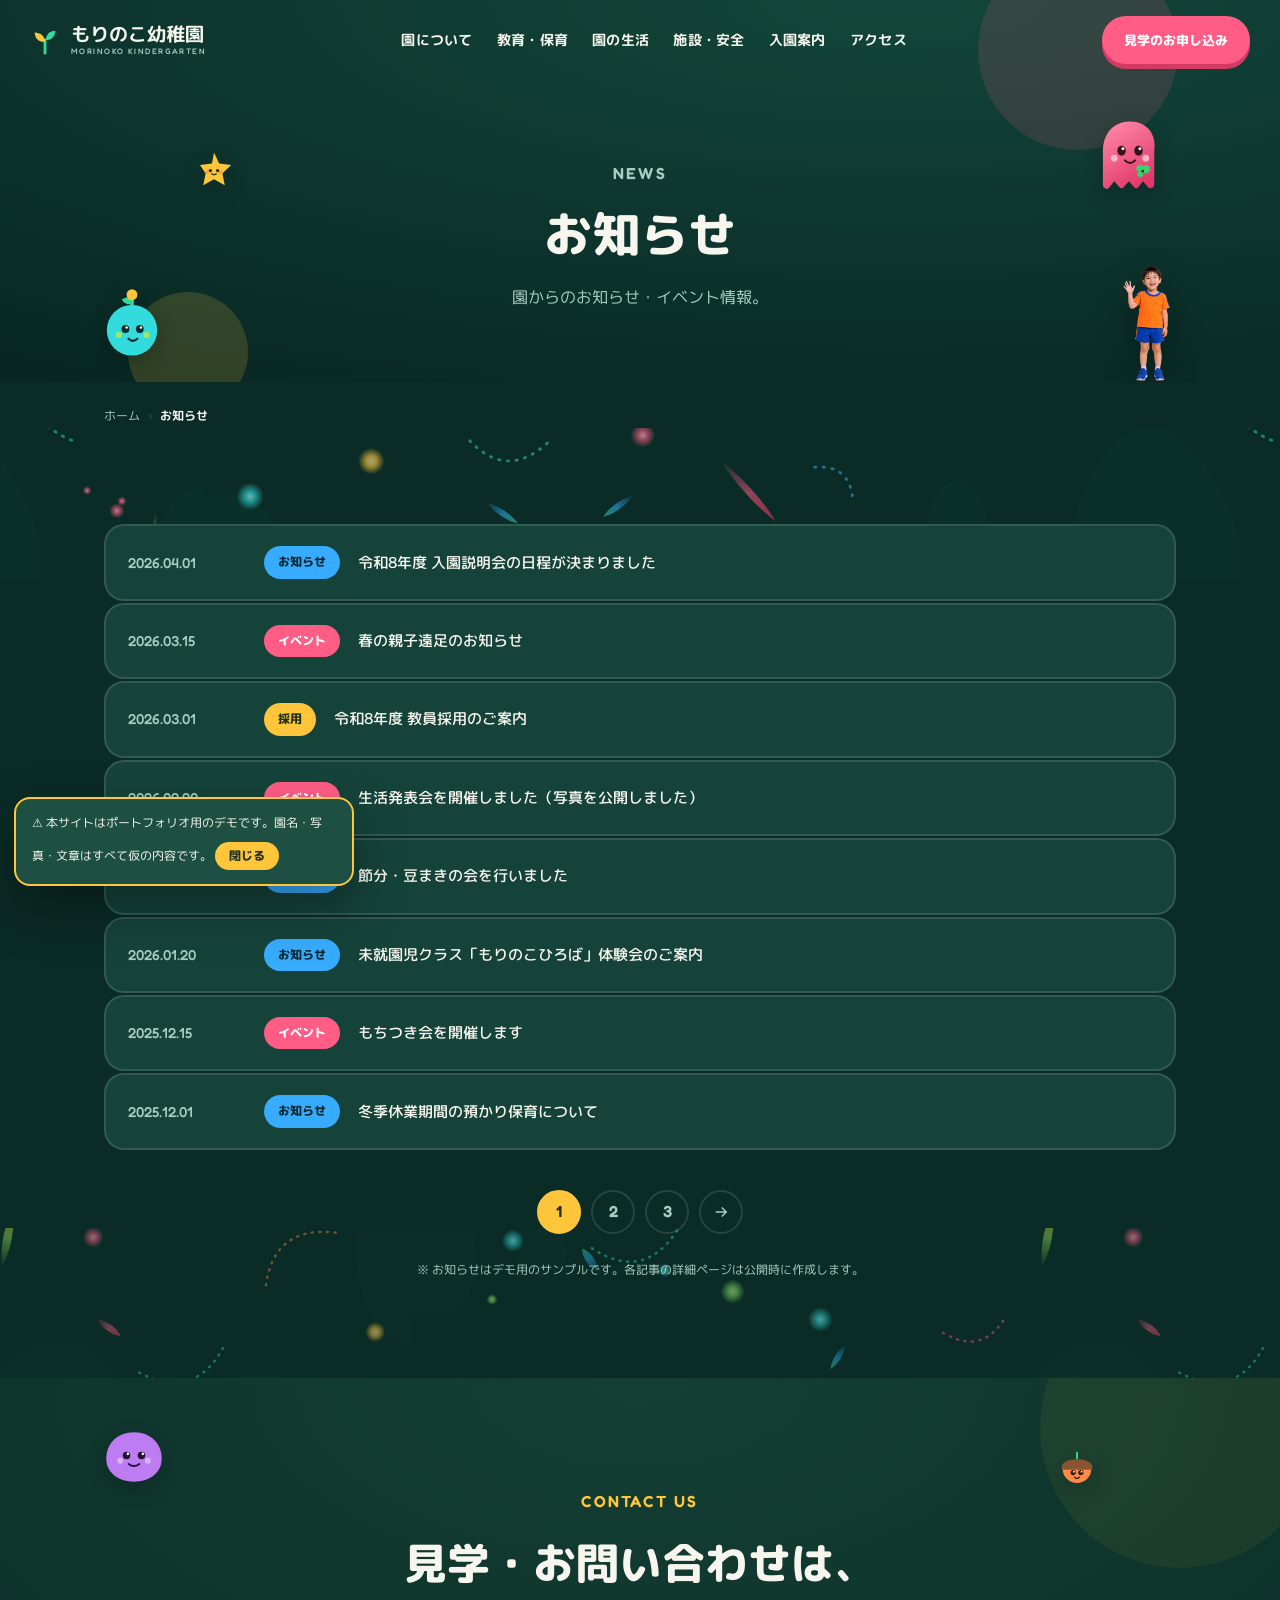
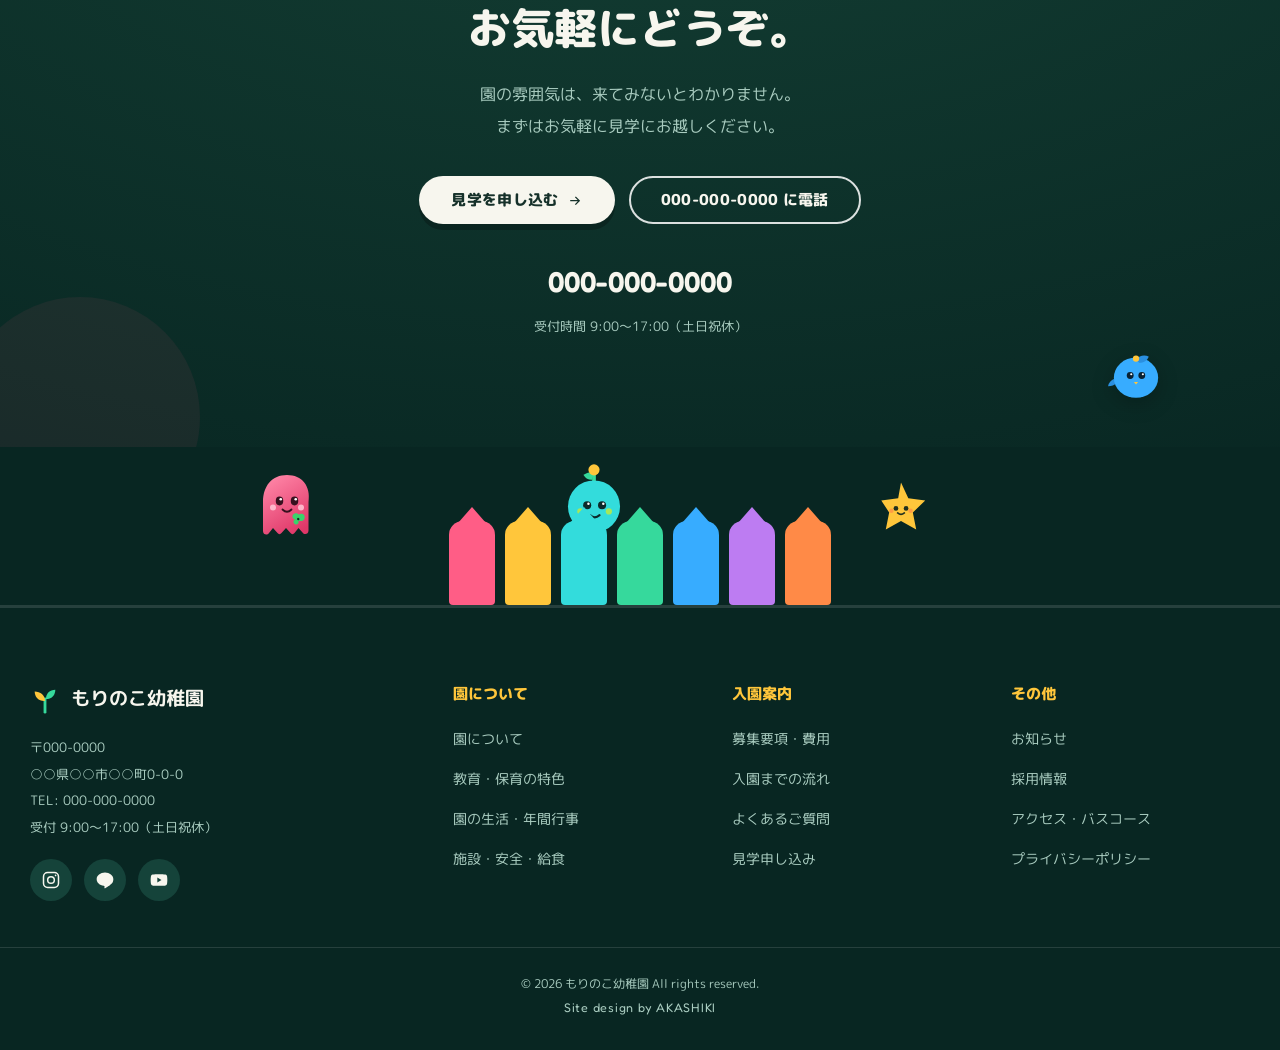
<file: news.html>
<!DOCTYPE html>
<html lang="ja">
<head>
<meta charset="UTF-8">
<meta name="viewport" content="width=device-width, initial-scale=1.0, viewport-fit=cover">
<title>お知らせ ｜ もりのこ幼稚園</title>
<meta name="description" content="もりのこ幼稚園からのお知らせ・イベント情報・採用情報をお届けします。">
<link rel="canonical" href="https://sumiyakastudio.github.io/morinoko-kindergarten/news.html">
<meta name="theme-color" content="#082622">
<link rel="icon" href="assets/img/favicon.svg" type="image/svg+xml">
<link rel="icon" href="assets/img/favicon.png" sizes="32x32">
<link rel="apple-touch-icon" href="assets/img/apple-touch-icon.png">
<meta property="og:type" content="website">
<meta property="og:site_name" content="もりのこ幼稚園">
<meta property="og:title" content="お知らせ ｜ もりのこ幼稚園">
<meta property="og:description" content="もりのこ幼稚園からのお知らせ・イベント情報・採用情報をお届けします。">
<meta property="og:url" content="https://sumiyakastudio.github.io/morinoko-kindergarten/news.html">
<meta property="og:image" content="https://sumiyakastudio.github.io/morinoko-kindergarten/assets/img/ogp.jpg">
<meta name="twitter:card" content="summary_large_image">
<link rel="preconnect" href="https://fonts.googleapis.com">
<link rel="preconnect" href="https://fonts.gstatic.com" crossorigin>
<link href="https://fonts.googleapis.com/css2?family=Fredoka:wght@400;500;600;700&family=M+PLUS+Rounded+1c:wght@400;500;700;800&display=swap" rel="stylesheet">
<link rel="stylesheet" href="assets/css/style.css">
<script type="application/ld+json">
{"@context":"https://schema.org","@type":"BreadcrumbList","itemListElement":[{"@type":"ListItem","position":1,"name":"ホーム","item":"https://sumiyakastudio.github.io/morinoko-kindergarten/index.html"},{"@type":"ListItem","position":2,"name":"お知らせ","item":"https://sumiyakastudio.github.io/morinoko-kindergarten/news.html"}]}
</script>
</head>
<body>
<a href="#main" class="skip-link">本文へスキップ</a>

<header class="header transparent" id="header">
  <div class="header-inner">
    <a href="index.html" class="header-logo" aria-label="もりのこ幼稚園 トップページ">
      <span class="logo-mark"><svg width="30" height="30" viewBox="0 0 32 32" fill="none" aria-hidden="true" focusable="false"><path d="M16 30V16" stroke="#36d99c" stroke-width="3" stroke-linecap="round"/><path d="M15 18C9 18 5 14 5 8c6 0 11 4 11 10z" fill="#ffc63b"/><path d="M17 16c0-6 4-10 10-10 0 6-4 10-10 10z" fill="#36d99c"/></svg></span>
      <span>もりのこ幼稚園<small>Morinoko Kindergarten</small></span>
    </a>
    <nav class="header-nav" aria-label="メインメニュー">
      <a href="about.html">園について</a>
      <a href="education.html">教育・保育</a>
      <a href="life.html">園の生活</a>
      <a href="facility.html">施設・安全</a>
      <a href="admission.html">入園案内</a>
      <a href="access.html">アクセス</a>
    </nav>
    <a href="contact.html" class="header-cta">見学のお申し込み</a>
    <button class="hamburger" id="hamburger" aria-label="メニューを開く" aria-controls="mobileNav" aria-expanded="false">
      <span></span><span></span><span></span>
    </button>
  </div>
</header>
<nav class="mobile-nav" id="mobileNav" aria-label="モバイルメニュー">
  <button class="mobile-nav-close" id="mobileNavClose" aria-label="メニューを閉じる"></button>
  <a href="about.html">園について<span class="mn-en">About</span></a>
  <a href="education.html">教育・保育<span class="mn-en">Education</span></a>
  <a href="life.html">園の生活<span class="mn-en">Daily Life</span></a>
  <a href="facility.html">施設・安全<span class="mn-en">Facility</span></a>
  <a href="admission.html">入園案内<span class="mn-en">Admission</span></a>
  <a href="news.html" aria-current="page">お知らせ<span class="mn-en">News</span></a>
  <a href="recruit.html">採用情報<span class="mn-en">Recruit</span></a>
  <a href="access.html">アクセス<span class="mn-en">Access</span></a>
  <a href="contact.html" class="btn btn-fill-white">見学のお申し込み</a>
</nav>

<main id="main">
<section class="page-hero ph-bg-3">
  <img class="deco-mascot alt" src="assets/img/deco/masco-ghost.svg" alt="" aria-hidden="true" style="width:70px;top:118px;right:9%">
  <img class="deco-mascot sp-hide" src="assets/img/deco/masco-sprout.svg" alt="" aria-hidden="true" style="width:60px;bottom:24px;left:8%">
  <img class="deco-mascot alt2 sp-hide" src="assets/img/deco/masco-star.svg" alt="" aria-hidden="true" style="width:44px;top:150px;left:15%">
  <img class="deco-kid sp-hide" src="assets/img/kids/kid05.png" alt="" aria-hidden="true" style="width:128px;bottom:-6px;right:5%">
  <div class="page-hero-inner">
    <p class="ph-en">News</p>
    <h1>お知らせ</h1>
    <p>園からのお知らせ・イベント情報。</p>
  </div>
</section>
<nav class="breadcrumb" aria-label="パンくずリスト">
  <ol>
    <li><a href="index.html">ホーム</a></li>
    <li aria-current="page">お知らせ</li>
  </ol>
</nav>

<section class="section">
  <div class="container">
    <div class="news-list fade-up">
      <a href="#" class="news-item"><span class="news-date">2026.04.01</span><span class="news-tag">お知らせ</span><span class="news-title-text">令和8年度 入園説明会の日程が決まりました</span></a>
      <a href="#" class="news-item"><span class="news-date">2026.03.15</span><span class="news-tag event">イベント</span><span class="news-title-text">春の親子遠足のお知らせ</span></a>
      <a href="#" class="news-item"><span class="news-date">2026.03.01</span><span class="news-tag recruit">採用</span><span class="news-title-text">令和8年度 教員採用のご案内</span></a>
      <a href="#" class="news-item"><span class="news-date">2026.02.20</span><span class="news-tag event">イベント</span><span class="news-title-text">生活発表会を開催しました（写真を公開しました）</span></a>
      <a href="#" class="news-item"><span class="news-date">2026.02.03</span><span class="news-tag">お知らせ</span><span class="news-title-text">節分・豆まきの会を行いました</span></a>
      <a href="#" class="news-item"><span class="news-date">2026.01.20</span><span class="news-tag">お知らせ</span><span class="news-title-text">未就園児クラス「もりのこひろば」体験会のご案内</span></a>
      <a href="#" class="news-item"><span class="news-date">2025.12.15</span><span class="news-tag event">イベント</span><span class="news-title-text">もちつき会を開催します</span></a>
      <a href="#" class="news-item"><span class="news-date">2025.12.01</span><span class="news-tag">お知らせ</span><span class="news-title-text">冬季休業期間の預かり保育について</span></a>
    </div>
    <nav class="pagination fade-up" aria-label="ページ送り">
      <span class="pg-current" aria-current="page">1</span>
      <a href="#">2</a>
      <a href="#">3</a>
      <a href="#" aria-label="次のページ"><svg viewBox="0 0 24 24" fill="none" stroke="currentColor" stroke-width="2" aria-hidden="true"><path d="M5 12h14M13 6l6 6-6 6"/></svg></a>
    </nav>
    <p class="form-note text-center" style="margin-top:24px">※ お知らせはデモ用のサンプルです。各記事の詳細ページは公開時に作成します。</p>
  </div>
</section>

<section class="cta">
  <img class="deco-mascot alt sp-hide" src="assets/img/deco/masco-blob.svg" alt="" aria-hidden="true" style="width:64px;top:50px;left:8%">
  <img class="deco-mascot alt2 sp-hide" src="assets/img/deco/masco-bird.svg" alt="" aria-hidden="true" style="width:58px;bottom:46px;right:9%">
  <img class="deco-mascot sp-hide" src="assets/img/deco/masco-acorn.svg" alt="" aria-hidden="true" style="width:48px;top:70px;right:14%">
  <div class="container cta-inner">
    <p class="cta-en">Contact Us</p>
    <h2 class="cta-title">見学・お問い合わせは、<br>お気軽にどうぞ。</h2>
    <p class="cta-sub">園の雰囲気は、来てみないとわかりません。<br>まずはお気軽に見学にお越しください。</p>
    <div class="cta-actions">
      <a href="contact.html" class="btn btn-fill-white">見学を申し込む <svg viewBox="0 0 24 24" fill="none" stroke="currentColor" stroke-width="2" aria-hidden="true"><path d="M5 12h14M13 6l6 6-6 6"/></svg></a>
      <a href="tel:0000000000" class="btn btn-outline-white">000-000-0000 に電話</a>
    </div>
    <div class="cta-tel">
      <a href="tel:0000000000">000-000-0000</a>
      <small>受付時間 9:00〜17:00（土日祝休）</small>
    </div>
  </div>
</section>
</main>

<div class="footer-band" aria-hidden="true">
  <img class="fb-mascot" src="assets/img/deco/masco-ghost.svg" alt="" style="left:20%">
  <img class="fb-mascot" src="assets/img/deco/masco-sprout.svg" alt="" style="left:44%">
  <img class="fb-mascot" src="assets/img/deco/masco-star.svg" alt="" style="left:68%">
  <span class="crayon"></span><span class="crayon"></span><span class="crayon"></span><span class="crayon"></span><span class="crayon"></span><span class="crayon"></span><span class="crayon"></span>
</div>
<footer class="footer">
  <div class="footer-inner">
    <div>
      <div class="footer-brand"><span class="logo-mark"><svg width="30" height="30" viewBox="0 0 32 32" fill="none" aria-hidden="true" focusable="false"><path d="M16 30V16" stroke="#36d99c" stroke-width="3" stroke-linecap="round"/><path d="M15 18C9 18 5 14 5 8c6 0 11 4 11 10z" fill="#ffc63b"/><path d="M17 16c0-6 4-10 10-10 0 6-4 10-10 10z" fill="#36d99c"/></svg></span>もりのこ幼稚園</div>
      <p class="footer-desc">〒000-0000<br>○○県○○市○○町0-0-0<br>TEL: 000-000-0000<br>受付 9:00〜17:00（土日祝休）</p>
      <div class="footer-sns">
        <a href="#" aria-label="Instagram（準備中）"><svg viewBox="0 0 24 24" fill="none" stroke="currentColor" stroke-width="1.8" aria-hidden="true"><rect x="3" y="3" width="18" height="18" rx="5"/><circle cx="12" cy="12" r="4"/><circle cx="17.5" cy="6.5" r="1" fill="currentColor" stroke="none"/></svg></a>
        <a href="#" aria-label="LINE公式アカウント（準備中）"><svg viewBox="0 0 24 24" fill="currentColor" aria-hidden="true"><path d="M12 3C6.5 3 2 6.6 2 11c0 4 3.6 7.3 8.5 7.9.3.1.8.2.9.5.1.3.1.7 0 1l-.1.9c0 .3-.2 1 .9.6 1.1-.5 6-3.5 8.2-6h0C21.5 14.5 22 12.8 22 11c0-4.4-4.5-8-10-8z"/></svg></a>
        <a href="#" aria-label="YouTube（準備中）"><svg viewBox="0 0 24 24" fill="currentColor" aria-hidden="true"><path d="M22 12s0-3.2-.4-4.7a2.5 2.5 0 0 0-1.8-1.8C18.3 5 12 5 12 5s-6.3 0-7.8.5a2.5 2.5 0 0 0-1.8 1.8C2 8.8 2 12 2 12s0 3.2.4 4.7a2.5 2.5 0 0 0 1.8 1.8C5.7 19 12 19 12 19s6.3 0 7.8-.5a2.5 2.5 0 0 0 1.8-1.8C22 15.2 22 12 22 12zM10 15V9l5 3z"/></svg></a>
      </div>
    </div>
    <div>
      <h4>園について</h4>
      <ul class="footer-links">
        <li><a href="about.html">園について</a></li>
        <li><a href="education.html">教育・保育の特色</a></li>
        <li><a href="life.html">園の生活・年間行事</a></li>
        <li><a href="facility.html">施設・安全・給食</a></li>
      </ul>
    </div>
    <div>
      <h4>入園案内</h4>
      <ul class="footer-links">
        <li><a href="admission.html">募集要項・費用</a></li>
        <li><a href="admission.html#flow">入園までの流れ</a></li>
        <li><a href="admission.html#faq">よくあるご質問</a></li>
        <li><a href="contact.html">見学申し込み</a></li>
      </ul>
    </div>
    <div>
      <h4>その他</h4>
      <ul class="footer-links">
        <li><a href="news.html">お知らせ</a></li>
        <li><a href="recruit.html">採用情報</a></li>
        <li><a href="access.html">アクセス・バスコース</a></li>
        <li><a href="privacy.html">プライバシーポリシー</a></li>
      </ul>
    </div>
  </div>
  <div class="footer-copy">
    <span>© <span id="year">2026</span> もりのこ幼稚園 All rights reserved.</span><br>
    <span class="credit">Site design by AKASHIKI</span>
  </div>
</footer>

<div class="float-cta" id="floatCta">
  <a class="float-line" href="contact.html" aria-label="LINEで見学予約（準備中）"><svg viewBox="0 0 24 24" fill="currentColor" aria-hidden="true"><path d="M12 3C6.5 3 2 6.6 2 11c0 4 3.6 7.3 8.5 7.9.3.1.8.2.9.5.1.3.1.7 0 1l-.1.9c0 .3-.2 1 .9.6 1.1-.5 6-3.5 8.2-6h0C21.5 14.5 22 12.8 22 11c0-4.4-4.5-8-10-8z"/></svg><span>LINEで見学予約</span></a>
  <button class="float-top" id="floatTop" aria-label="ページの先頭へ戻る"><svg viewBox="0 0 24 24" fill="none" stroke="currentColor" stroke-width="2" aria-hidden="true"><path d="M18 15l-6-6-6 6"/></svg></button>
</div>

<div class="demo-note" id="demoNote">
  ⚠ 本サイトはポートフォリオ用のデモです。園名・写真・文章はすべて仮の内容です。
  <button id="demoNoteClose" aria-label="この注記を閉じる">閉じる</button>
</div>

<script src="assets/js/main.js"></script>
</body>
</html>
</file>
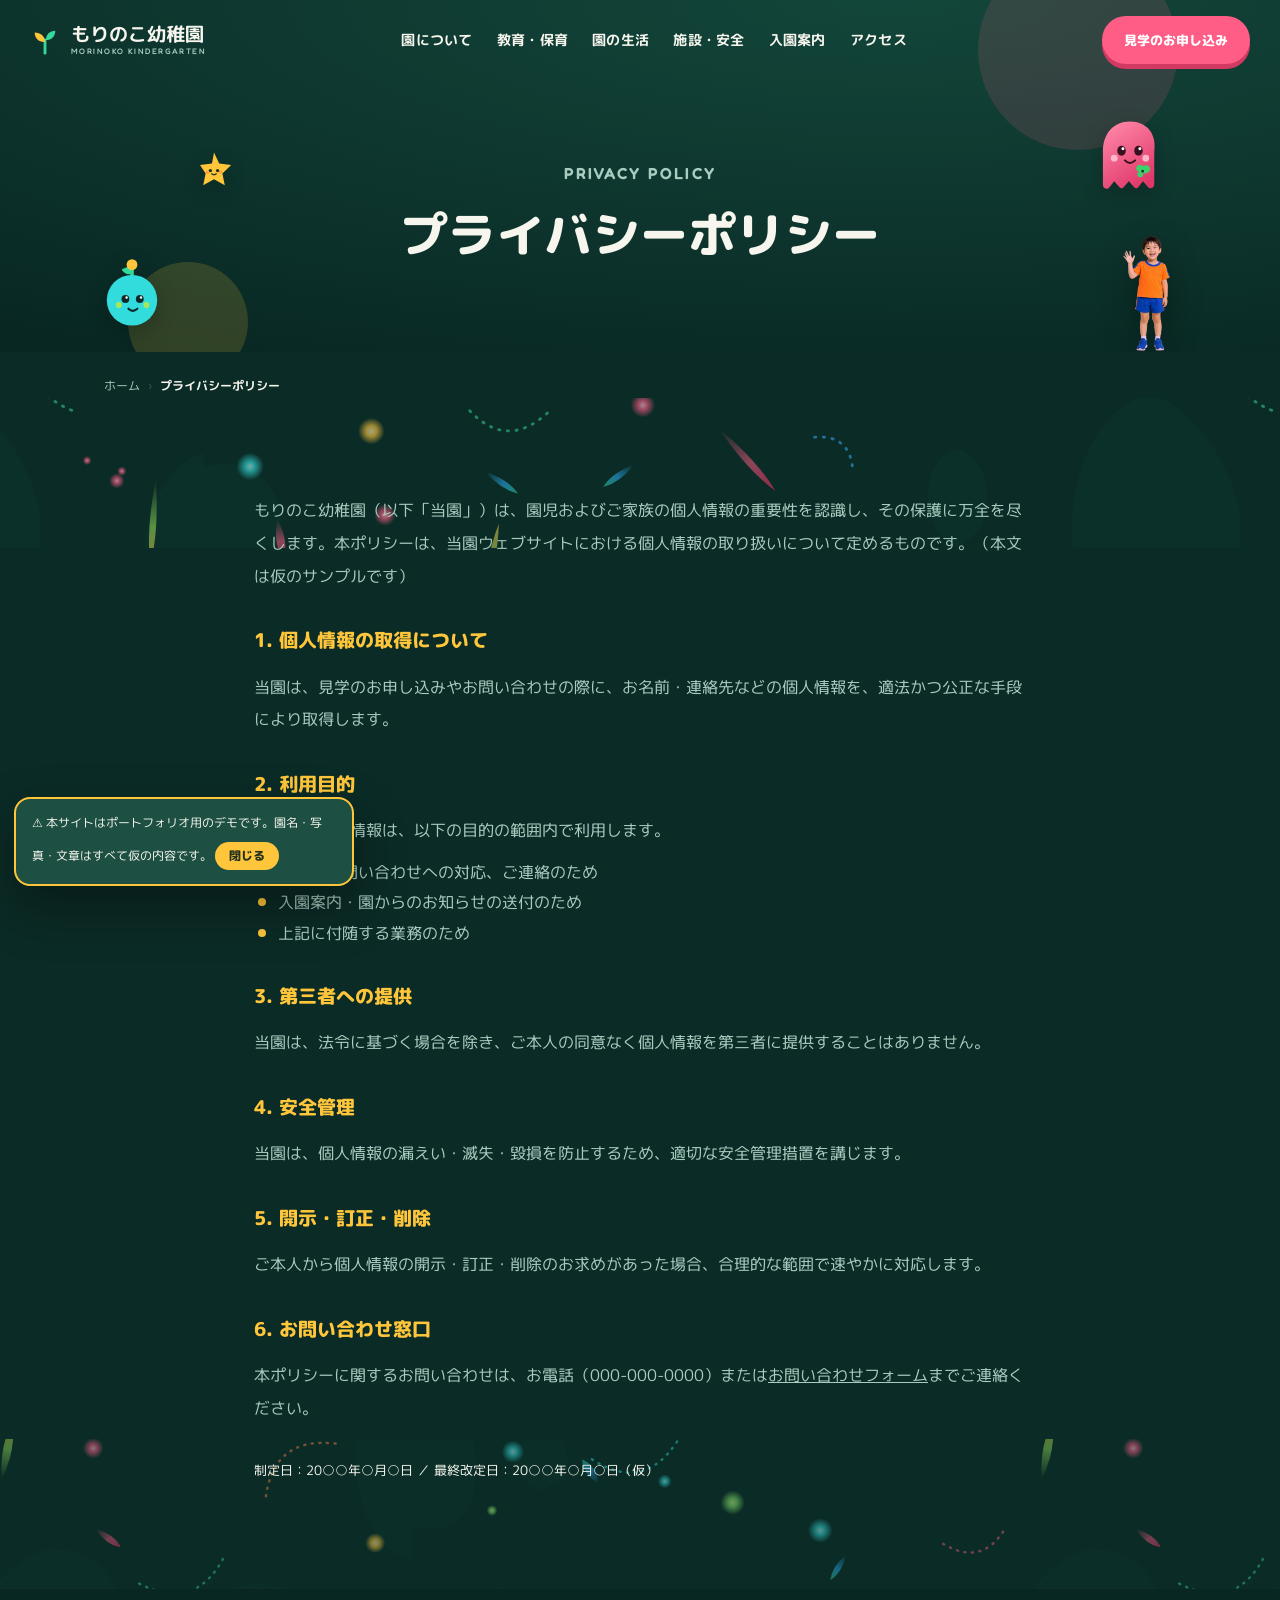
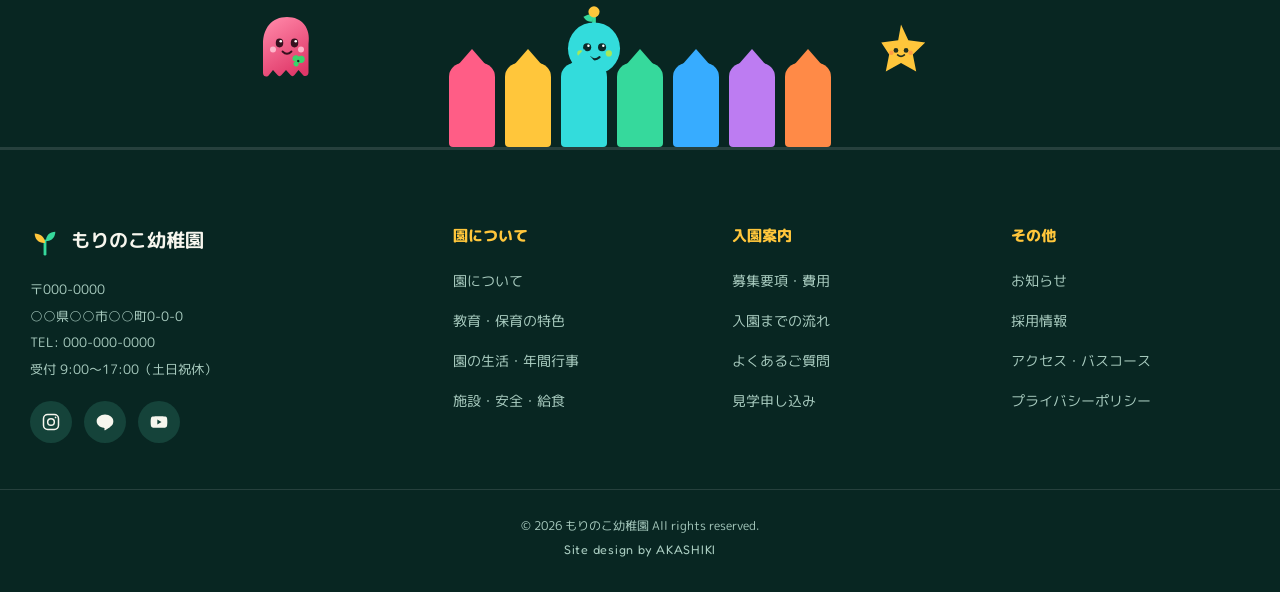
<file: privacy.html>
<!DOCTYPE html>
<html lang="ja">
<head>
<meta charset="UTF-8">
<meta name="viewport" content="width=device-width, initial-scale=1.0, viewport-fit=cover">
<title>プライバシーポリシー ｜ もりのこ幼稚園</title>
<meta name="description" content="もりのこ幼稚園のプライバシーポリシー（個人情報保護方針）です。">
<link rel="canonical" href="https://sumiyakastudio.github.io/morinoko-kindergarten/privacy.html">
<meta name="theme-color" content="#082622">
<link rel="icon" href="assets/img/favicon.svg" type="image/svg+xml">
<link rel="icon" href="assets/img/favicon.png" sizes="32x32">
<link rel="apple-touch-icon" href="assets/img/apple-touch-icon.png">
<meta property="og:type" content="website">
<meta property="og:site_name" content="もりのこ幼稚園">
<meta property="og:title" content="プライバシーポリシー ｜ もりのこ幼稚園">
<meta property="og:description" content="もりのこ幼稚園のプライバシーポリシー（個人情報保護方針）です。">
<meta property="og:url" content="https://sumiyakastudio.github.io/morinoko-kindergarten/privacy.html">
<meta property="og:image" content="https://sumiyakastudio.github.io/morinoko-kindergarten/assets/img/ogp.jpg">
<meta name="twitter:card" content="summary_large_image">
<link rel="preconnect" href="https://fonts.googleapis.com">
<link rel="preconnect" href="https://fonts.gstatic.com" crossorigin>
<link href="https://fonts.googleapis.com/css2?family=Fredoka:wght@400;500;600;700&family=M+PLUS+Rounded+1c:wght@400;500;700;800&display=swap" rel="stylesheet">
<link rel="stylesheet" href="assets/css/style.css">
<script type="application/ld+json">
{"@context":"https://schema.org","@type":"BreadcrumbList","itemListElement":[{"@type":"ListItem","position":1,"name":"ホーム","item":"https://sumiyakastudio.github.io/morinoko-kindergarten/index.html"},{"@type":"ListItem","position":2,"name":"プライバシーポリシー","item":"https://sumiyakastudio.github.io/morinoko-kindergarten/privacy.html"}]}
</script>
</head>
<body>
<a href="#main" class="skip-link">本文へスキップ</a>

<header class="header transparent" id="header">
  <div class="header-inner">
    <a href="index.html" class="header-logo" aria-label="もりのこ幼稚園 トップページ">
      <span class="logo-mark"><svg width="30" height="30" viewBox="0 0 32 32" fill="none" aria-hidden="true" focusable="false"><path d="M16 30V16" stroke="#36d99c" stroke-width="3" stroke-linecap="round"/><path d="M15 18C9 18 5 14 5 8c6 0 11 4 11 10z" fill="#ffc63b"/><path d="M17 16c0-6 4-10 10-10 0 6-4 10-10 10z" fill="#36d99c"/></svg></span>
      <span>もりのこ幼稚園<small>Morinoko Kindergarten</small></span>
    </a>
    <nav class="header-nav" aria-label="メインメニュー">
      <a href="about.html">園について</a>
      <a href="education.html">教育・保育</a>
      <a href="life.html">園の生活</a>
      <a href="facility.html">施設・安全</a>
      <a href="admission.html">入園案内</a>
      <a href="access.html">アクセス</a>
    </nav>
    <a href="contact.html" class="header-cta">見学のお申し込み</a>
    <button class="hamburger" id="hamburger" aria-label="メニューを開く" aria-controls="mobileNav" aria-expanded="false">
      <span></span><span></span><span></span>
    </button>
  </div>
</header>
<nav class="mobile-nav" id="mobileNav" aria-label="モバイルメニュー">
  <button class="mobile-nav-close" id="mobileNavClose" aria-label="メニューを閉じる"></button>
  <a href="about.html">園について<span class="mn-en">About</span></a>
  <a href="education.html">教育・保育<span class="mn-en">Education</span></a>
  <a href="life.html">園の生活<span class="mn-en">Daily Life</span></a>
  <a href="facility.html">施設・安全<span class="mn-en">Facility</span></a>
  <a href="admission.html">入園案内<span class="mn-en">Admission</span></a>
  <a href="news.html">お知らせ<span class="mn-en">News</span></a>
  <a href="recruit.html">採用情報<span class="mn-en">Recruit</span></a>
  <a href="access.html">アクセス<span class="mn-en">Access</span></a>
  <a href="contact.html" class="btn btn-fill-white">見学のお申し込み</a>
</nav>

<main id="main">
<section class="page-hero ph-bg-4">
  <img class="deco-mascot alt" src="assets/img/deco/masco-ghost.svg" alt="" aria-hidden="true" style="width:70px;top:118px;right:9%">
  <img class="deco-mascot sp-hide" src="assets/img/deco/masco-sprout.svg" alt="" aria-hidden="true" style="width:60px;bottom:24px;left:8%">
  <img class="deco-mascot alt2 sp-hide" src="assets/img/deco/masco-star.svg" alt="" aria-hidden="true" style="width:44px;top:150px;left:15%">
  <img class="deco-kid sp-hide" src="assets/img/kids/kid05.png" alt="" aria-hidden="true" style="width:128px;bottom:-6px;right:5%">
  <div class="page-hero-inner">
    <p class="ph-en">Privacy Policy</p>
    <h1>プライバシーポリシー</h1>
    
  </div>
</section>
<nav class="breadcrumb" aria-label="パンくずリスト">
  <ol>
    <li><a href="index.html">ホーム</a></li>
    <li aria-current="page">プライバシーポリシー</li>
  </ol>
</nav>

<section class="section">
  <div class="container legal fade-up" style="max-width:820px">
    <p>もりのこ幼稚園（以下「当園」）は、園児およびご家族の個人情報の重要性を認識し、その保護に万全を尽くします。本ポリシーは、当園ウェブサイトにおける個人情報の取り扱いについて定めるものです。（本文は仮のサンプルです）</p>

    <h2>1. 個人情報の取得について</h2>
    <p>当園は、見学のお申し込みやお問い合わせの際に、お名前・連絡先などの個人情報を、適法かつ公正な手段により取得します。</p>

    <h2>2. 利用目的</h2>
    <p>取得した個人情報は、以下の目的の範囲内で利用します。</p>
    <ul>
      <li>見学・お問い合わせへの対応、ご連絡のため</li>
      <li>入園案内・園からのお知らせの送付のため</li>
      <li>上記に付随する業務のため</li>
    </ul>

    <h2>3. 第三者への提供</h2>
    <p>当園は、法令に基づく場合を除き、ご本人の同意なく個人情報を第三者に提供することはありません。</p>

    <h2>4. 安全管理</h2>
    <p>当園は、個人情報の漏えい・滅失・毀損を防止するため、適切な安全管理措置を講じます。</p>

    <h2>5. 開示・訂正・削除</h2>
    <p>ご本人から個人情報の開示・訂正・削除のお求めがあった場合、合理的な範囲で速やかに対応します。</p>

    <h2>6. お問い合わせ窓口</h2>
    <p>本ポリシーに関するお問い合わせは、お電話（000-000-0000）または<a href="contact.html" style="color:var(--green);text-decoration:underline">お問い合わせフォーム</a>までご連絡ください。</p>

    <p style="margin-top:32px;color:var(--text-light);font-size:.8rem">制定日：20○○年○月○日 ／ 最終改定日：20○○年○月○日（仮）</p>
  </div>
</section>


</main>

<div class="footer-band" aria-hidden="true">
  <img class="fb-mascot" src="assets/img/deco/masco-ghost.svg" alt="" style="left:20%">
  <img class="fb-mascot" src="assets/img/deco/masco-sprout.svg" alt="" style="left:44%">
  <img class="fb-mascot" src="assets/img/deco/masco-star.svg" alt="" style="left:68%">
  <span class="crayon"></span><span class="crayon"></span><span class="crayon"></span><span class="crayon"></span><span class="crayon"></span><span class="crayon"></span><span class="crayon"></span>
</div>
<footer class="footer">
  <div class="footer-inner">
    <div>
      <div class="footer-brand"><span class="logo-mark"><svg width="30" height="30" viewBox="0 0 32 32" fill="none" aria-hidden="true" focusable="false"><path d="M16 30V16" stroke="#36d99c" stroke-width="3" stroke-linecap="round"/><path d="M15 18C9 18 5 14 5 8c6 0 11 4 11 10z" fill="#ffc63b"/><path d="M17 16c0-6 4-10 10-10 0 6-4 10-10 10z" fill="#36d99c"/></svg></span>もりのこ幼稚園</div>
      <p class="footer-desc">〒000-0000<br>○○県○○市○○町0-0-0<br>TEL: 000-000-0000<br>受付 9:00〜17:00（土日祝休）</p>
      <div class="footer-sns">
        <a href="#" aria-label="Instagram（準備中）"><svg viewBox="0 0 24 24" fill="none" stroke="currentColor" stroke-width="1.8" aria-hidden="true"><rect x="3" y="3" width="18" height="18" rx="5"/><circle cx="12" cy="12" r="4"/><circle cx="17.5" cy="6.5" r="1" fill="currentColor" stroke="none"/></svg></a>
        <a href="#" aria-label="LINE公式アカウント（準備中）"><svg viewBox="0 0 24 24" fill="currentColor" aria-hidden="true"><path d="M12 3C6.5 3 2 6.6 2 11c0 4 3.6 7.3 8.5 7.9.3.1.8.2.9.5.1.3.1.7 0 1l-.1.9c0 .3-.2 1 .9.6 1.1-.5 6-3.5 8.2-6h0C21.5 14.5 22 12.8 22 11c0-4.4-4.5-8-10-8z"/></svg></a>
        <a href="#" aria-label="YouTube（準備中）"><svg viewBox="0 0 24 24" fill="currentColor" aria-hidden="true"><path d="M22 12s0-3.2-.4-4.7a2.5 2.5 0 0 0-1.8-1.8C18.3 5 12 5 12 5s-6.3 0-7.8.5a2.5 2.5 0 0 0-1.8 1.8C2 8.8 2 12 2 12s0 3.2.4 4.7a2.5 2.5 0 0 0 1.8 1.8C5.7 19 12 19 12 19s6.3 0 7.8-.5a2.5 2.5 0 0 0 1.8-1.8C22 15.2 22 12 22 12zM10 15V9l5 3z"/></svg></a>
      </div>
    </div>
    <div>
      <h4>園について</h4>
      <ul class="footer-links">
        <li><a href="about.html">園について</a></li>
        <li><a href="education.html">教育・保育の特色</a></li>
        <li><a href="life.html">園の生活・年間行事</a></li>
        <li><a href="facility.html">施設・安全・給食</a></li>
      </ul>
    </div>
    <div>
      <h4>入園案内</h4>
      <ul class="footer-links">
        <li><a href="admission.html">募集要項・費用</a></li>
        <li><a href="admission.html#flow">入園までの流れ</a></li>
        <li><a href="admission.html#faq">よくあるご質問</a></li>
        <li><a href="contact.html">見学申し込み</a></li>
      </ul>
    </div>
    <div>
      <h4>その他</h4>
      <ul class="footer-links">
        <li><a href="news.html">お知らせ</a></li>
        <li><a href="recruit.html">採用情報</a></li>
        <li><a href="access.html">アクセス・バスコース</a></li>
        <li><a href="privacy.html">プライバシーポリシー</a></li>
      </ul>
    </div>
  </div>
  <div class="footer-copy">
    <span>© <span id="year">2026</span> もりのこ幼稚園 All rights reserved.</span><br>
    <span class="credit">Site design by AKASHIKI</span>
  </div>
</footer>

<div class="float-cta" id="floatCta">
  <a class="float-line" href="contact.html" aria-label="LINEで見学予約（準備中）"><svg viewBox="0 0 24 24" fill="currentColor" aria-hidden="true"><path d="M12 3C6.5 3 2 6.6 2 11c0 4 3.6 7.3 8.5 7.9.3.1.8.2.9.5.1.3.1.7 0 1l-.1.9c0 .3-.2 1 .9.6 1.1-.5 6-3.5 8.2-6h0C21.5 14.5 22 12.8 22 11c0-4.4-4.5-8-10-8z"/></svg><span>LINEで見学予約</span></a>
  <button class="float-top" id="floatTop" aria-label="ページの先頭へ戻る"><svg viewBox="0 0 24 24" fill="none" stroke="currentColor" stroke-width="2" aria-hidden="true"><path d="M18 15l-6-6-6 6"/></svg></button>
</div>

<div class="demo-note" id="demoNote">
  ⚠ 本サイトはポートフォリオ用のデモです。園名・写真・文章はすべて仮の内容です。
  <button id="demoNoteClose" aria-label="この注記を閉じる">閉じる</button>
</div>

<script src="assets/js/main.js"></script>
</body>
</html>
</file>
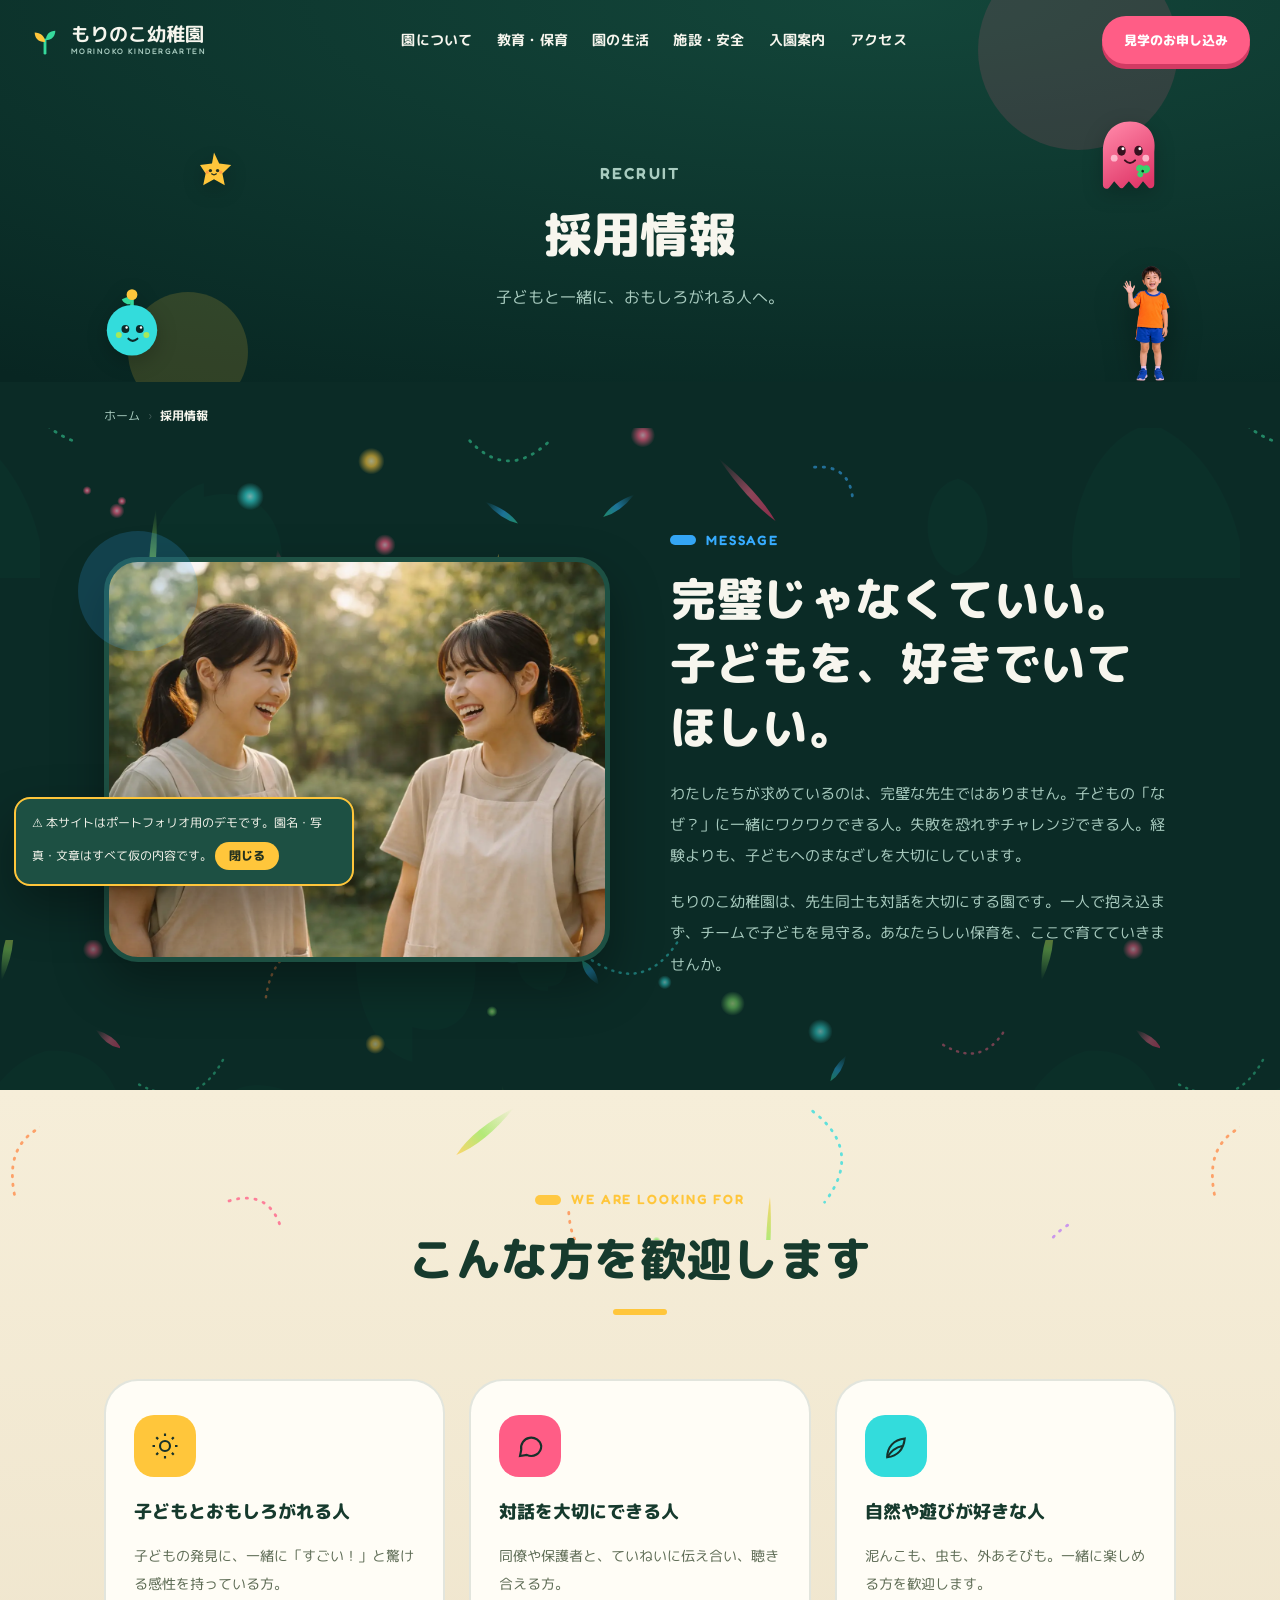
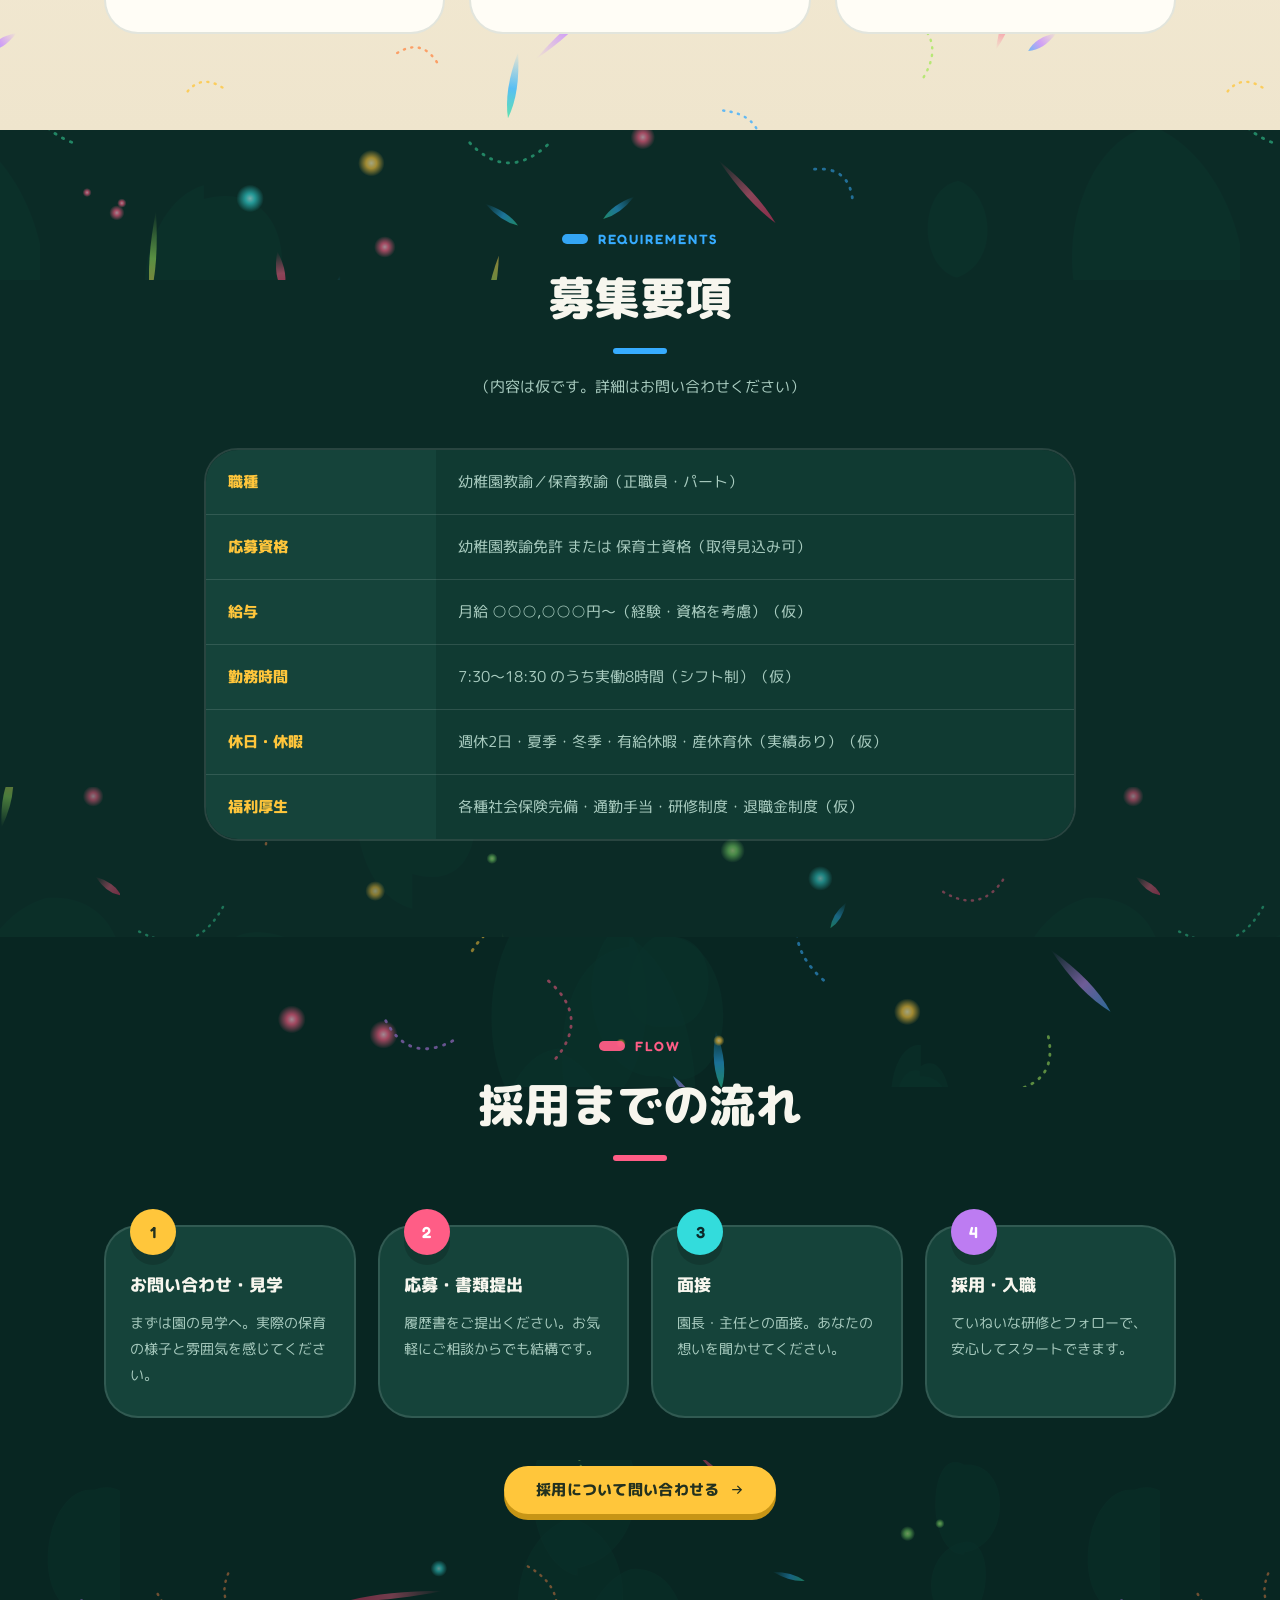
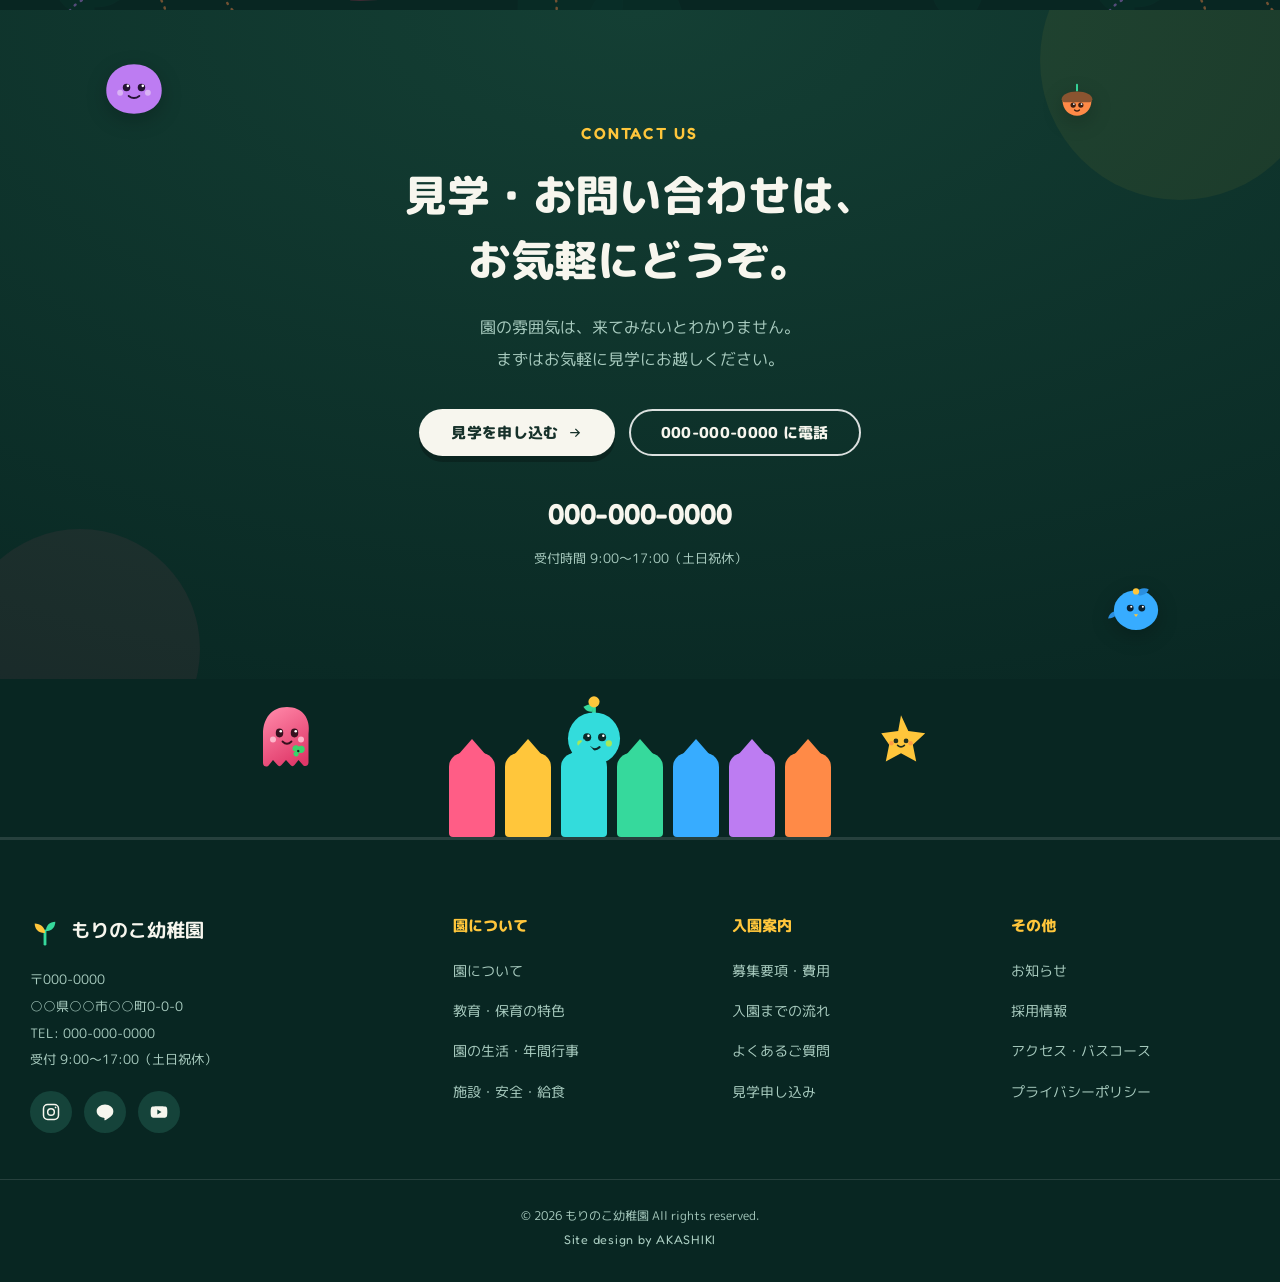
<file: recruit.html>
<!DOCTYPE html>
<html lang="ja">
<head>
<meta charset="UTF-8">
<meta name="viewport" content="width=device-width, initial-scale=1.0, viewport-fit=cover">
<title>採用情報 ｜ もりのこ幼稚園</title>
<meta name="description" content="もりのこ幼稚園では、一緒に働く仲間を募集しています。子どもの「なぜ？」に一緒にワクワクできる方を歓迎します。募集要項・採用の流れをご紹介します。">
<link rel="canonical" href="https://sumiyakastudio.github.io/morinoko-kindergarten/recruit.html">
<meta name="theme-color" content="#082622">
<link rel="icon" href="assets/img/favicon.svg" type="image/svg+xml">
<link rel="icon" href="assets/img/favicon.png" sizes="32x32">
<link rel="apple-touch-icon" href="assets/img/apple-touch-icon.png">
<meta property="og:type" content="website">
<meta property="og:site_name" content="もりのこ幼稚園">
<meta property="og:title" content="採用情報 ｜ もりのこ幼稚園">
<meta property="og:description" content="もりのこ幼稚園では、一緒に働く仲間を募集しています。子どもの「なぜ？」に一緒にワクワクできる方を歓迎します。募集要項・採用の流れをご紹介します。">
<meta property="og:url" content="https://sumiyakastudio.github.io/morinoko-kindergarten/recruit.html">
<meta property="og:image" content="https://sumiyakastudio.github.io/morinoko-kindergarten/assets/img/ogp.jpg">
<meta name="twitter:card" content="summary_large_image">
<link rel="preconnect" href="https://fonts.googleapis.com">
<link rel="preconnect" href="https://fonts.gstatic.com" crossorigin>
<link href="https://fonts.googleapis.com/css2?family=Fredoka:wght@400;500;600;700&family=M+PLUS+Rounded+1c:wght@400;500;700;800&display=swap" rel="stylesheet">
<link rel="stylesheet" href="assets/css/style.css">
<script type="application/ld+json">
{"@context":"https://schema.org","@type":"BreadcrumbList","itemListElement":[{"@type":"ListItem","position":1,"name":"ホーム","item":"https://sumiyakastudio.github.io/morinoko-kindergarten/index.html"},{"@type":"ListItem","position":2,"name":"採用情報","item":"https://sumiyakastudio.github.io/morinoko-kindergarten/recruit.html"}]}
</script>
</head>
<body>
<a href="#main" class="skip-link">本文へスキップ</a>

<header class="header transparent" id="header">
  <div class="header-inner">
    <a href="index.html" class="header-logo" aria-label="もりのこ幼稚園 トップページ">
      <span class="logo-mark"><svg width="30" height="30" viewBox="0 0 32 32" fill="none" aria-hidden="true" focusable="false"><path d="M16 30V16" stroke="#36d99c" stroke-width="3" stroke-linecap="round"/><path d="M15 18C9 18 5 14 5 8c6 0 11 4 11 10z" fill="#ffc63b"/><path d="M17 16c0-6 4-10 10-10 0 6-4 10-10 10z" fill="#36d99c"/></svg></span>
      <span>もりのこ幼稚園<small>Morinoko Kindergarten</small></span>
    </a>
    <nav class="header-nav" aria-label="メインメニュー">
      <a href="about.html">園について</a>
      <a href="education.html">教育・保育</a>
      <a href="life.html">園の生活</a>
      <a href="facility.html">施設・安全</a>
      <a href="admission.html">入園案内</a>
      <a href="access.html">アクセス</a>
    </nav>
    <a href="contact.html" class="header-cta">見学のお申し込み</a>
    <button class="hamburger" id="hamburger" aria-label="メニューを開く" aria-controls="mobileNav" aria-expanded="false">
      <span></span><span></span><span></span>
    </button>
  </div>
</header>
<nav class="mobile-nav" id="mobileNav" aria-label="モバイルメニュー">
  <button class="mobile-nav-close" id="mobileNavClose" aria-label="メニューを閉じる"></button>
  <a href="about.html">園について<span class="mn-en">About</span></a>
  <a href="education.html">教育・保育<span class="mn-en">Education</span></a>
  <a href="life.html">園の生活<span class="mn-en">Daily Life</span></a>
  <a href="facility.html">施設・安全<span class="mn-en">Facility</span></a>
  <a href="admission.html">入園案内<span class="mn-en">Admission</span></a>
  <a href="news.html">お知らせ<span class="mn-en">News</span></a>
  <a href="recruit.html" aria-current="page">採用情報<span class="mn-en">Recruit</span></a>
  <a href="access.html">アクセス<span class="mn-en">Access</span></a>
  <a href="contact.html" class="btn btn-fill-white">見学のお申し込み</a>
</nav>

<main id="main">
<section class="page-hero ph-bg-6">
  <img class="deco-mascot alt" src="assets/img/deco/masco-ghost.svg" alt="" aria-hidden="true" style="width:70px;top:118px;right:9%">
  <img class="deco-mascot sp-hide" src="assets/img/deco/masco-sprout.svg" alt="" aria-hidden="true" style="width:60px;bottom:24px;left:8%">
  <img class="deco-mascot alt2 sp-hide" src="assets/img/deco/masco-star.svg" alt="" aria-hidden="true" style="width:44px;top:150px;left:15%">
  <img class="deco-kid sp-hide" src="assets/img/kids/kid05.png" alt="" aria-hidden="true" style="width:128px;bottom:-6px;right:5%">
  <div class="page-hero-inner">
    <p class="ph-en">Recruit</p>
    <h1>採用情報</h1>
    <p>子どもと一緒に、おもしろがれる人へ。</p>
  </div>
</section>
<nav class="breadcrumb" aria-label="パンくずリスト">
  <ol>
    <li><a href="index.html">ホーム</a></li>
    <li aria-current="page">採用情報</li>
  </ol>
</nav>

<section class="section">
  <div class="container">
    <div class="split fade-up">
      <div class="split-visual about-visual">
        <div class="about-img" style="background-image:url('assets/img/14.webp')" role="img" aria-label="笑顔で語り合うもりのこ幼稚園の先生たち"></div>
      </div>
      <div class="split-text">
        <p class="section-en">Message</p>
        <h2 class="section-title">完璧じゃなくていい。<br>子どもを、好きでいてほしい。</h2>
        <p class="lead-desc">わたしたちが求めているのは、完璧な先生ではありません。子どもの「なぜ？」に一緒にワクワクできる人。失敗を恐れずチャレンジできる人。経験よりも、子どもへのまなざしを大切にしています。</p>
        <p class="lead-desc">もりのこ幼稚園は、先生同士も対話を大切にする園です。一人で抱え込まず、チームで子どもを見守る。あなたらしい保育を、ここで育てていきませんか。</p>
      </div>
    </div>
  </div>
</section>

<section class="section bg-cream">
  <div class="container">
    <div class="section-head center fade-up">
      <p class="section-en">We are looking for</p>
      <h2 class="section-title">こんな方を歓迎します</h2>
    </div>
    <div class="card-grid cols-3">
      <div class="info-card fade-up">
        <span class="card-icon"><svg viewBox="0 0 24 24" fill="none" stroke="currentColor" stroke-width="1.7" aria-hidden="true"><circle cx="12" cy="12" r="4"/><path d="M12 2v2M12 20v2M2 12h2M20 12h2M5 5l1.5 1.5M17.5 17.5L19 19M19 5l-1.5 1.5M6.5 17.5L5 19"/></svg></span>
        <h3>子どもとおもしろがれる人</h3>
        <p>子どもの発見に、一緒に「すごい！」と驚ける感性を持っている方。</p>
      </div>
      <div class="info-card fade-up">
        <span class="card-icon"><svg viewBox="0 0 24 24" fill="none" stroke="currentColor" stroke-width="1.7" aria-hidden="true"><path d="M21 12a8 8 0 0 1-11.6 7.1L4 20l1-5A8 8 0 1 1 21 12z"/></svg></span>
        <h3>対話を大切にできる人</h3>
        <p>同僚や保護者と、ていねいに伝え合い、聴き合える方。</p>
      </div>
      <div class="info-card fade-up">
        <span class="card-icon"><svg viewBox="0 0 24 24" fill="none" stroke="currentColor" stroke-width="1.7" aria-hidden="true"><path d="M5 21c0-8 5-14 14-15-1 9-6 14-14 15z"/><path d="M5 21c3-5 7-8 12-9"/></svg></span>
        <h3>自然や遊びが好きな人</h3>
        <p>泥んこも、虫も、外あそびも。一緒に楽しめる方を歓迎します。</p>
      </div>
    </div>
  </div>
</section>

<section class="section">
  <div class="container" style="max-width:920px">
    <div class="section-head center fade-up">
      <p class="section-en">Requirements</p>
      <h2 class="section-title">募集要項</h2>
      <p class="section-lead">（内容は仮です。詳細はお問い合わせください）</p>
    </div>
    <div class="fade-up">
<div class="table-wrap"><table class="info-table"><tbody>
<tr><th>職種</th><td>幼稚園教諭／保育教諭（正職員・パート）</td></tr>
<tr><th>応募資格</th><td>幼稚園教諭免許 または 保育士資格（取得見込み可）</td></tr>
<tr><th>給与</th><td>月給 ○○○,○○○円〜（経験・資格を考慮）（仮）</td></tr>
<tr><th>勤務時間</th><td>7:30〜18:30 のうち実働8時間（シフト制）（仮）</td></tr>
<tr><th>休日・休暇</th><td>週休2日・夏季・冬季・有給休暇・産休育休（実績あり）（仮）</td></tr>
<tr><th>福利厚生</th><td>各種社会保険完備・通勤手当・研修制度・退職金制度（仮）</td></tr>
</tbody></table></div>
    </div>
  </div>
</section>

<section class="section bg-sage">
  <div class="container">
    <div class="section-head center fade-up">
      <p class="section-en">Flow</p>
      <h2 class="section-title">採用までの流れ</h2>
    </div>
    <div class="steps">
      <div class="step fade-up"><h3>お問い合わせ・見学</h3><p>まずは園の見学へ。実際の保育の様子と雰囲気を感じてください。</p></div>
      <div class="step fade-up"><h3>応募・書類提出</h3><p>履歴書をご提出ください。お気軽にご相談からでも結構です。</p></div>
      <div class="step fade-up"><h3>面接</h3><p>園長・主任との面接。あなたの想いを聞かせてください。</p></div>
      <div class="step fade-up"><h3>採用・入職</h3><p>ていねいな研修とフォローで、安心してスタートできます。</p></div>
    </div>
    <div class="text-center" style="margin-top:48px">
      <a href="contact.html" class="btn btn-fill">採用について問い合わせる <svg viewBox="0 0 24 24" fill="none" stroke="currentColor" stroke-width="2" aria-hidden="true"><path d="M5 12h14M13 6l6 6-6 6"/></svg></a>
    </div>
  </div>
</section>

<section class="cta">
  <img class="deco-mascot alt sp-hide" src="assets/img/deco/masco-blob.svg" alt="" aria-hidden="true" style="width:64px;top:50px;left:8%">
  <img class="deco-mascot alt2 sp-hide" src="assets/img/deco/masco-bird.svg" alt="" aria-hidden="true" style="width:58px;bottom:46px;right:9%">
  <img class="deco-mascot sp-hide" src="assets/img/deco/masco-acorn.svg" alt="" aria-hidden="true" style="width:48px;top:70px;right:14%">
  <div class="container cta-inner">
    <p class="cta-en">Contact Us</p>
    <h2 class="cta-title">見学・お問い合わせは、<br>お気軽にどうぞ。</h2>
    <p class="cta-sub">園の雰囲気は、来てみないとわかりません。<br>まずはお気軽に見学にお越しください。</p>
    <div class="cta-actions">
      <a href="contact.html" class="btn btn-fill-white">見学を申し込む <svg viewBox="0 0 24 24" fill="none" stroke="currentColor" stroke-width="2" aria-hidden="true"><path d="M5 12h14M13 6l6 6-6 6"/></svg></a>
      <a href="tel:0000000000" class="btn btn-outline-white">000-000-0000 に電話</a>
    </div>
    <div class="cta-tel">
      <a href="tel:0000000000">000-000-0000</a>
      <small>受付時間 9:00〜17:00（土日祝休）</small>
    </div>
  </div>
</section>
</main>

<div class="footer-band" aria-hidden="true">
  <img class="fb-mascot" src="assets/img/deco/masco-ghost.svg" alt="" style="left:20%">
  <img class="fb-mascot" src="assets/img/deco/masco-sprout.svg" alt="" style="left:44%">
  <img class="fb-mascot" src="assets/img/deco/masco-star.svg" alt="" style="left:68%">
  <span class="crayon"></span><span class="crayon"></span><span class="crayon"></span><span class="crayon"></span><span class="crayon"></span><span class="crayon"></span><span class="crayon"></span>
</div>
<footer class="footer">
  <div class="footer-inner">
    <div>
      <div class="footer-brand"><span class="logo-mark"><svg width="30" height="30" viewBox="0 0 32 32" fill="none" aria-hidden="true" focusable="false"><path d="M16 30V16" stroke="#36d99c" stroke-width="3" stroke-linecap="round"/><path d="M15 18C9 18 5 14 5 8c6 0 11 4 11 10z" fill="#ffc63b"/><path d="M17 16c0-6 4-10 10-10 0 6-4 10-10 10z" fill="#36d99c"/></svg></span>もりのこ幼稚園</div>
      <p class="footer-desc">〒000-0000<br>○○県○○市○○町0-0-0<br>TEL: 000-000-0000<br>受付 9:00〜17:00（土日祝休）</p>
      <div class="footer-sns">
        <a href="#" aria-label="Instagram（準備中）"><svg viewBox="0 0 24 24" fill="none" stroke="currentColor" stroke-width="1.8" aria-hidden="true"><rect x="3" y="3" width="18" height="18" rx="5"/><circle cx="12" cy="12" r="4"/><circle cx="17.5" cy="6.5" r="1" fill="currentColor" stroke="none"/></svg></a>
        <a href="#" aria-label="LINE公式アカウント（準備中）"><svg viewBox="0 0 24 24" fill="currentColor" aria-hidden="true"><path d="M12 3C6.5 3 2 6.6 2 11c0 4 3.6 7.3 8.5 7.9.3.1.8.2.9.5.1.3.1.7 0 1l-.1.9c0 .3-.2 1 .9.6 1.1-.5 6-3.5 8.2-6h0C21.5 14.5 22 12.8 22 11c0-4.4-4.5-8-10-8z"/></svg></a>
        <a href="#" aria-label="YouTube（準備中）"><svg viewBox="0 0 24 24" fill="currentColor" aria-hidden="true"><path d="M22 12s0-3.2-.4-4.7a2.5 2.5 0 0 0-1.8-1.8C18.3 5 12 5 12 5s-6.3 0-7.8.5a2.5 2.5 0 0 0-1.8 1.8C2 8.8 2 12 2 12s0 3.2.4 4.7a2.5 2.5 0 0 0 1.8 1.8C5.7 19 12 19 12 19s6.3 0 7.8-.5a2.5 2.5 0 0 0 1.8-1.8C22 15.2 22 12 22 12zM10 15V9l5 3z"/></svg></a>
      </div>
    </div>
    <div>
      <h4>園について</h4>
      <ul class="footer-links">
        <li><a href="about.html">園について</a></li>
        <li><a href="education.html">教育・保育の特色</a></li>
        <li><a href="life.html">園の生活・年間行事</a></li>
        <li><a href="facility.html">施設・安全・給食</a></li>
      </ul>
    </div>
    <div>
      <h4>入園案内</h4>
      <ul class="footer-links">
        <li><a href="admission.html">募集要項・費用</a></li>
        <li><a href="admission.html#flow">入園までの流れ</a></li>
        <li><a href="admission.html#faq">よくあるご質問</a></li>
        <li><a href="contact.html">見学申し込み</a></li>
      </ul>
    </div>
    <div>
      <h4>その他</h4>
      <ul class="footer-links">
        <li><a href="news.html">お知らせ</a></li>
        <li><a href="recruit.html">採用情報</a></li>
        <li><a href="access.html">アクセス・バスコース</a></li>
        <li><a href="privacy.html">プライバシーポリシー</a></li>
      </ul>
    </div>
  </div>
  <div class="footer-copy">
    <span>© <span id="year">2026</span> もりのこ幼稚園 All rights reserved.</span><br>
    <span class="credit">Site design by AKASHIKI</span>
  </div>
</footer>

<div class="float-cta" id="floatCta">
  <a class="float-line" href="contact.html" aria-label="LINEで見学予約（準備中）"><svg viewBox="0 0 24 24" fill="currentColor" aria-hidden="true"><path d="M12 3C6.5 3 2 6.6 2 11c0 4 3.6 7.3 8.5 7.9.3.1.8.2.9.5.1.3.1.7 0 1l-.1.9c0 .3-.2 1 .9.6 1.1-.5 6-3.5 8.2-6h0C21.5 14.5 22 12.8 22 11c0-4.4-4.5-8-10-8z"/></svg><span>LINEで見学予約</span></a>
  <button class="float-top" id="floatTop" aria-label="ページの先頭へ戻る"><svg viewBox="0 0 24 24" fill="none" stroke="currentColor" stroke-width="2" aria-hidden="true"><path d="M18 15l-6-6-6 6"/></svg></button>
</div>

<div class="demo-note" id="demoNote">
  ⚠ 本サイトはポートフォリオ用のデモです。園名・写真・文章はすべて仮の内容です。
  <button id="demoNoteClose" aria-label="この注記を閉じる">閉じる</button>
</div>

<script src="assets/js/main.js"></script>
</body>
</html>
</file>
<file: assets/css/style.css>
@charset "UTF-8";
/* =========================================================================
   もりのこ幼稚園  Morinoko Kindergarten — 共通スタイル（全ページ共有）
   設計方針: ダーク×ビビッド多色ポップ × 丸ゴシック × 浮遊ポップ装飾。
   アンカー実測: うおみこども園(uomi.jp) — bg #082622 / 文字 #FAFAFA /
   M PLUS Rounded 1c + Fredoka / 多色テーマカード / 波ディバイダ / 丸み。
   全デバイス互換・iOS安全（filter/backdrop-filterのblurアニメ・mix-blend・
   100vh前提・JS連動パララックスは不使用。波＝SVG、浮遊＝控えめCSS, reduced-motion対応）。
   ========================================================================= */

/* ===== RESET ===== */
*,*::before,*::after{margin:0;padding:0;box-sizing:border-box}
html{font-size:16px;-webkit-text-size-adjust:100%;scroll-behavior:smooth}
@media (prefers-reduced-motion: reduce){html{scroll-behavior:auto}}
body{
  font-family:var(--ff-jp);color:var(--ink);line-height:1.95;
  background:var(--bg);overflow-x:hidden;-webkit-font-smoothing:antialiased;
  text-rendering:optimizeLegibility;
}
img{max-width:100%;height:auto;display:block}
a{text-decoration:none;color:inherit}
ul,ol{list-style:none}
button{font-family:inherit;cursor:pointer;border:none;background:none}
input,textarea,select,button{font-family:inherit;font-size:inherit;color:inherit}
:focus-visible{outline:3px solid var(--c-yellow);outline-offset:3px;border-radius:6px}

/* ===== DESIGN TOKENS（デザイン憲法） ===== */
:root{
  /* 地（深緑・暗→明のリズム用に3段） */
  --bg:#0b2b26;            /* ベース深緑 */
  --bg-deep:#082622;       /* 最深部（アンカー実測値） */
  --bg-2:#103a32;          /* やや明るいパネル */
  --surface:#15433a;       /* カード地 */
  --surface-2:#1d5043;     /* 浮いたカード */
  /* 文字 */
  --ink:#f7f6ee;           /* ほぼ白（アンカー#FAFAFA系） */
  --ink-soft:#a9ccc0;      /* 補助テキスト（やわらかミント） */
  --line:rgba(255,255,255,.12);
  --line-strong:rgba(255,255,255,.24);
  /* ビビッド多色ポップ（ダーク地で映える明度に調整） */
  --c-blue:#37acff;
  --c-pink:#ff5d86;
  --c-yellow:#ffc63b;
  --c-green:#36d99c;
  --c-lime:#a6e85a;
  --c-purple:#bd7cf2;
  --c-cyan:#33dcdc;
  --c-orange:#ff8a47;
  --cream:#f3ead4;         /* 波・明色アクセント（控えめ） */
  /* テーマ（セクションごとに差し替え） */
  --theme:var(--c-yellow);
  --theme2:var(--c-pink);
  /* 形 */
  --r:20px; --r-lg:34px; --r-xl:48px; --r-pill:999px;
  --maxw:1120px; --maxw-wide:1280px;
  --sh:0 22px 50px rgba(0,0,0,.34);
  --sh-pop:0 10px 0 rgba(0,0,0,.16);
  --ease:cubic-bezier(.34,1.4,.5,1); /* 弾むイージング＝ポップの肝 */
  --ease-soft:cubic-bezier(.22,.61,.36,1);
  /* フォント */
  --ff-jp:'M PLUS Rounded 1c',-apple-system,'Hiragino Maru Gothic ProN',sans-serif;
  --ff-display:'Fredoka',var(--ff-jp);
}

/* ===== SKIP LINK ===== */
.skip-link{
  position:fixed;top:-60px;left:16px;z-index:2000;background:var(--c-yellow);color:#1a2b22;
  padding:10px 18px;border-radius:0 0 14px 14px;font-size:.8rem;font-weight:800;transition:top .3s;
}
.skip-link:focus{top:0}

/* ===== UTILITY ===== */
.container{max-width:var(--maxw);margin:0 auto;padding:0 24px;position:relative}
.container-wide{max-width:var(--maxw-wide);margin:0 auto;padding:0 24px}
.text-center{text-align:center}
.center-block{margin-left:auto;margin-right:auto}
.en{font-family:var(--ff-display);font-weight:500}

.section-en{
  font-family:var(--ff-display);font-size:.82rem;font-weight:600;letter-spacing:.12em;
  text-transform:uppercase;color:var(--theme);margin-bottom:14px;
  display:inline-flex;align-items:center;gap:10px;
}
.section-en::before{content:"";width:26px;height:10px;border-radius:var(--r-pill);background:var(--theme);opacity:.95}
.section-head.center .section-en{justify-content:center}
.section-title{
  font-family:var(--ff-jp);font-size:clamp(1.5rem,3.6vw,2.4rem);font-weight:800;
  line-height:1.5;letter-spacing:.01em;margin-bottom:18px;color:var(--ink);
}
.section-lead{font-size:.95rem;color:var(--ink-soft);line-height:2;max-width:580px}
.section-head{margin-bottom:46px}
.section-head.center{text-align:center;display:flex;flex-direction:column;align-items:center}
.section-head.center .section-lead{margin-left:auto;margin-right:auto}
.lead-desc{font-size:.96rem;color:var(--ink-soft);line-height:2.05;margin-bottom:14px}

/* ===== SECTION（丸みパネル＋ポップ装飾） ===== */
.section{position:relative;padding:96px 0;background:var(--bg)}
.section.bg-cream{background:var(--bg-2)}
.section.bg-sage{background:var(--bg-deep)}
.section.bg-green{background:var(--bg-2)}
/* セクションテーマ色の割り当て（多色だが規律を持たせる） */
.section{--theme:var(--c-blue);--theme2:var(--c-cyan)}
.section.bg-cream{--theme:var(--c-yellow);--theme2:var(--c-orange)}
.section.bg-sage{--theme:var(--c-pink);--theme2:var(--c-purple)}
.section.bg-green{--theme:var(--c-green);--theme2:var(--c-lime)}
/* 紙吹雪帯（セクション上下のガター＝アンカーの高密度装飾を再現） */
/* 装飾帯（セクション種別ごとに別の語彙＝印象を変える） */
.section::before,.message::before{
  content:"";position:absolute;left:0;right:0;top:0;height:150px;pointer-events:none;z-index:0;
  background-image:url('../img/deco/deco-dark-a.svg');background-position:center top;background-size:1200px auto;background-repeat:repeat-x;opacity:.62;
}
.section::after,.message::after{
  content:"";position:absolute;left:0;right:0;bottom:0;height:150px;pointer-events:none;z-index:0;
  background-image:url('../img/deco/deco-dark-a.svg');background-position:center bottom;background-size:1040px auto;background-repeat:repeat-x;opacity:.5;transform:scaleY(-1);
}
.section.bg-sage::before,.section.bg-sage::after{background-image:url('../img/deco/deco-dark-b.svg')}
.section.bg-green::before,.section.bg-green::after{background-image:url('../img/deco/deco-dark-c.svg')}
.section.bg-cream::before,.section.bg-cream::after{background-image:url('../img/deco/deco-light.svg');opacity:.9}
.section .container{z-index:2}
.message-en,.message-body{position:relative;z-index:2}

/* ===== ライトセクション（クリーム地・明暗のリズム＝アンカー踏襲） ===== */
.section.bg-cream{background:linear-gradient(180deg,#f6eed9,#efe5cd);color:#163a2d}
.section.bg-cream .section-title,.section.bg-cream .feature-name,.section.bg-cream .info-card h3,
.section.bg-cream .card-body h3,.section.bg-cream .voice-text,.section.bg-cream .tl-body h3,
.section.bg-cream .event-card h3,.section.bg-cream .faq-q,.section.bg-cream .step h3{color:#163a2d}
.section.bg-cream .section-lead,.section.bg-cream .lead-desc,.section.bg-cream .info-card p,
.section.bg-cream .feature-desc,.section.bg-cream .card-body p,.section.bg-cream .tl-body p,
.section.bg-cream .step p,.section.bg-cream .event-card li,.section.bg-cream .faq-a-inner,
.section.bg-cream .legal p,.section.bg-cream .legal li{color:#5d6b54}
.section.bg-cream .info-card,.section.bg-cream .feature-card,.section.bg-cream .card,
.section.bg-cream .faq-item,.section.bg-cream .step,.section.bg-cream .event-card,
.section.bg-cream .voice-card,.section.bg-cream .table-wrap,.section.bg-cream .recruit-inner{background:#fffdf6;border-color:rgba(22,58,45,.12)}
.section.bg-cream .recruit-body .lead-desc{color:#5d6b54}
.section.bg-cream .info-table th{background:#efe5cd;color:#c2671f}
.section.bg-cream .info-table td{background:#fffdf6;color:#5d6b54}
.section.bg-cream .voice-text{color:#3a4a3f}
.section.bg-cream .news-title-text{color:#163a2d}
.section.bg-cream .news-item:hover{background:#fffdf6}
.section.bg-cream .btn-outline{color:#163a2d}
.section.bg-cream .timeline::before{background:rgba(22,58,45,.16)}
.section.bg-cream .tl-item::before{border-color:#f3e9d2}
@keyframes floaty{from{transform:translateY(0)}to{transform:translateY(-16px)}}
@media (prefers-reduced-motion: reduce){
  .section::before,.section::after{animation:none}
}

/* ===== BUTTONS（丸ピル＋ハード影＝ポップ） ===== */
.btn{
  display:inline-flex;align-items:center;gap:9px;font-size:.92rem;font-weight:800;
  letter-spacing:.02em;transition:transform .25s var(--ease),box-shadow .25s var(--ease),background .25s;
  border-radius:var(--r-pill);padding:15px 32px;line-height:1.2;
}
.btn svg{width:1.05em;height:1.05em;transition:transform .25s var(--ease)}
.btn:hover svg{transform:translateX(4px)}
.btn-fill{background:var(--c-yellow);color:#23311f;box-shadow:0 6px 0 #c79516}
.btn-fill:hover{transform:translateY(-3px);box-shadow:0 9px 0 #c79516}
.btn-fill:active{transform:translateY(2px);box-shadow:0 3px 0 #c79516}
.btn-fill-white{background:var(--ink);color:#16312a;box-shadow:0 6px 0 rgba(0,0,0,.25)}
.btn-fill-white:hover{transform:translateY(-3px);box-shadow:0 9px 0 rgba(0,0,0,.25)}
.btn-outline{border:2.5px solid var(--theme);color:var(--theme);background:transparent;padding:13px 30px}
.btn-outline:hover{background:var(--theme);color:#10241e;transform:translateY(-2px)}
.btn-outline-white{border:2.5px solid rgba(255,255,255,.85);color:var(--ink);padding:13px 30px}
.btn-outline-white:hover{background:var(--ink);color:#16312a;transform:translateY(-2px)}
.btn-line{
  color:var(--theme);padding:6px 2px;border-radius:0;font-weight:800;
  border-bottom:3px solid var(--theme);gap:8px;
}
.btn-line:hover{gap:14px}

/* ===== SCROLL FADE ===== */
.fade-up{opacity:0;transform:translateY(26px);transition:opacity .7s var(--ease-soft),transform .7s var(--ease-soft)}
.fade-up.is-visible{opacity:1;transform:none}
.fade-up.d1{transition-delay:.09s}
.fade-up.d2{transition-delay:.18s}
.fade-up.d3{transition-delay:.27s}
@media (prefers-reduced-motion: reduce){
  .fade-up{opacity:1!important;transform:none!important;transition:none}
}

/* ===== HEADER ===== */
.header{position:fixed;top:0;left:0;width:100%;z-index:1000;padding:0 30px;transition:background .35s,box-shadow .35s,padding .35s}
.header.scrolled{background:rgba(8,38,34,.92);box-shadow:0 2px 0 var(--line)}
.header-inner{max-width:var(--maxw-wide);margin:0 auto;display:flex;align-items:center;justify-content:space-between;height:80px;transition:height .35s}
.header.scrolled .header-inner{height:66px}
.header-logo{display:flex;align-items:center;gap:11px;font-family:var(--ff-display);font-size:1.18rem;font-weight:700;color:var(--ink);line-height:1.05}
.header-logo .logo-mark{flex:0 0 auto;display:flex}
.header-logo small{display:block;font-family:var(--ff-display);font-size:.5rem;font-weight:500;letter-spacing:.18em;color:var(--ink-soft);text-transform:uppercase;margin-top:2px}
.logo-mark svg{display:block}
.header-nav{display:flex;align-items:center;gap:24px}
.header-nav a{position:relative;font-size:.86rem;font-weight:700;color:var(--ink);letter-spacing:.02em;padding:8px 0;transition:color .25s}
.header-nav a::after{content:"";position:absolute;left:0;bottom:2px;width:0;height:3px;border-radius:3px;background:var(--c-yellow);transition:width .3s var(--ease)}
.header-nav a:hover{color:var(--c-yellow)}
.header-nav a:hover::after,.header-nav a[aria-current="page"]::after{width:100%}
.header-nav a[aria-current="page"]{color:var(--c-yellow)}
.header-cta{
  display:inline-flex;align-items:center;font-family:var(--ff-jp);font-size:.84rem;font-weight:800;
  background:var(--c-pink);color:#fff;padding:11px 22px;border-radius:var(--r-pill);white-space:nowrap;
  box-shadow:0 5px 0 #d23a63;transition:transform .25s var(--ease),box-shadow .25s var(--ease);
}
.header-cta:hover{transform:translateY(-2px);box-shadow:0 8px 0 #d23a63}

/* ハンバーガー */
.hamburger{display:none;width:44px;height:44px;position:relative;border-radius:12px}
.hamburger span{position:absolute;left:11px;width:22px;height:2.5px;border-radius:2px;background:var(--ink);transition:.3s}
.hamburger span:nth-child(1){top:15px}
.hamburger span:nth-child(2){top:21px}
.hamburger span:nth-child(3){top:27px}

/* モバイルナビ */
.mobile-nav{
  position:fixed;inset:0;z-index:1100;background:var(--bg-deep);
  display:flex;flex-direction:column;justify-content:center;gap:2px;padding:40px 34px;
  transform:translateX(100%);transition:transform .4s var(--ease-soft);overflow-y:auto;
}
.mobile-nav.is-open{transform:none}
.mobile-nav a{display:flex;align-items:baseline;gap:12px;font-size:1.4rem;font-weight:800;color:var(--ink);padding:13px 0;border-bottom:2px dashed var(--line)}
.mobile-nav a .mn-en{font-family:var(--ff-display);font-size:.7rem;font-weight:500;letter-spacing:.12em;color:var(--c-yellow);text-transform:uppercase}
.mobile-nav a.btn{justify-content:center;margin-top:22px;border-bottom:none;background:var(--c-yellow);color:#23311f}
.mobile-nav-close{position:absolute;top:24px;right:24px;width:46px;height:46px;border-radius:50%;background:var(--surface)}
.mobile-nav-close::before,.mobile-nav-close::after{content:"";position:absolute;top:22px;left:12px;width:22px;height:2.5px;border-radius:2px;background:var(--ink)}
.mobile-nav-close::before{transform:rotate(45deg)}
.mobile-nav-close::after{transform:rotate(-45deg)}

/* ===== HERO（トップ） ===== */
.hero{
  position:relative;min-height:100vh;min-height:100svh;display:flex;flex-direction:column;align-items:center;
  background:radial-gradient(120% 78% at 50% 32%,#16493c 0%,var(--bg-deep) 66%);
  overflow:hidden;padding:118px 0 0;text-align:center;
}
/* 放射バースト（中央から外へ広がるグラデ円錐＋グロー＋ブロブ） */
.hero-burst{position:absolute;inset:0;z-index:1;pointer-events:none;background:url('../img/deco/hero-burst.svg') center top/cover no-repeat;opacity:.92}
/* 曲面ステージ（子どもが立つ丘）＋下の白波は .wave-divider */
.hero-stage{position:absolute;left:50%;bottom:-2px;transform:translateX(-50%);width:min(1280px,100vw);height:360px;z-index:2;pointer-events:none;
  background:radial-gradient(58% 150% at 50% 100%,#15463a 0%,#0d342b 70%,transparent 72%);}
.hero-inner{position:relative;z-index:5;max-width:880px;margin:0 auto;padding:0 24px;width:100%;display:flex;flex-direction:column;align-items:center}
.hero-kicker{
  display:inline-flex;align-items:center;gap:10px;font-family:var(--ff-display);font-weight:600;
  font-size:.82rem;letter-spacing:.16em;text-transform:uppercase;color:#16312a;background:var(--c-lime);
  padding:8px 18px;border-radius:var(--r-pill);margin-bottom:20px;box-shadow:0 5px 0 rgba(0,0,0,.18);transform:rotate(-1.5deg);
}
.hero-copy{
  font-family:var(--ff-jp);font-weight:800;color:var(--ink);position:relative;
  font-size:clamp(2.6rem,7.8vw,5.5rem);line-height:1.22;letter-spacing:.004em;margin-bottom:28px;
  text-shadow:0 4px 26px rgba(0,0,0,.38);
}
.hero-copy .l1{display:inline-block;font-size:.6em;line-height:1.3;color:var(--ink);opacity:.96}
.hero-copy .pop{
  color:#23311f;background:var(--c-yellow);padding:.02em .14em;border-radius:.14em;
  box-decoration-break:clone;-webkit-box-decoration-break:clone;
}
.hero-copy .pop2{position:relative;color:var(--c-pink)}
.hero-copy .pop2::after{content:"";position:absolute;left:-2%;right:-2%;bottom:-.06em;height:.12em;border-radius:6px;background:var(--c-pink);opacity:.55}
.hero-sub{font-size:clamp(.9rem,1.4vw,1.02rem);color:var(--ink);line-height:1.95;margin:0 auto 24px;max-width:720px;font-weight:500;text-shadow:0 2px 12px rgba(0,0,0,.5)}
.hero-actions{display:flex;gap:14px;flex-wrap:wrap;justify-content:center}
/* 中央の大きな主役（顔アップ・FVの核） */
.hero-kid-center{position:absolute;left:50%;bottom:-16px;transform:translateX(-50%);width:clamp(300px,46vw,600px);z-index:4;filter:drop-shadow(0 20px 28px rgba(0,0,0,.5))}
/* 吹き出し（うおみの会話バブル相当） */
.speech{position:absolute;z-index:6;display:flex;align-items:center;justify-content:center;text-align:center;border-radius:50%;font-weight:800;line-height:1.25;padding:8px;box-shadow:var(--sh-pop)}
.speech.s-blue{background:var(--c-blue);color:#08263a}
.speech.s-cyan{background:var(--c-cyan);color:#0c2a2a}
.speech.s-yellow{background:var(--c-yellow);color:#23311f}
.speech.s-lime{background:var(--c-lime);color:#1c3a14}
.hero .deco-mascot,.hero .deco-kid{z-index:3}
@media (max-width:767px){.speech{display:none}.hero-kid-center{width:clamp(220px,70vw,320px)}}

/* =========================================================================
   v7 セクション品質向上（うおみ準拠：太い見出し / 写真前面カード / 大きな日付）
   ========================================================================= */
/* 見出し＝エディトリアルに太く大きく */
.section-title{font-size:clamp(1.75rem,4.2vw,2.9rem);font-weight:800;line-height:1.38;letter-spacing:.005em}
.section-en{font-family:var(--ff-display);font-weight:600;font-size:.84rem;letter-spacing:.14em}
.message-en{font-size:clamp(1.8rem,5vw,3.4rem)}

/* info-card：上部に太いテーマ色バー＋大アイコン */
.info-card{border-top:7px solid var(--theme)}
.card-icon{width:66px;height:66px;border-radius:22px}
.info-card h3{font-size:1.18rem}

/* feature（教育3本柱）→ うおみCONTENTS風：写真大・色ラベル・番号大 */
.feature-visual{aspect-ratio:16/10}
.feature-card{border:none;background:var(--surface)}
.feature-num{width:52px;height:52px;font-size:1.3rem;top:16px;left:18px}
.feature-name{font-size:1.34rem;margin:24px 26px 12px}
.feature-name::before{content:"";display:block;width:40px;height:5px;border-radius:5px;background:var(--theme);margin-bottom:14px}

/* facility card：色ラベル＋大きめ写真 */
.card{border:none}
.card-body h3{font-size:1.12rem}
.card-body h3::before{content:"";display:inline-block;width:18px;height:18px;border-radius:6px;background:var(--theme,var(--c-green));margin-right:8px;vertical-align:-3px}
.card-grid.cols-4 .card:nth-child(4n+1){--theme:var(--c-yellow)}
.card-grid.cols-4 .card:nth-child(4n+2){--theme:var(--c-pink)}
.card-grid.cols-4 .card:nth-child(4n+3){--theme:var(--c-cyan)}
.card-grid.cols-4 .card:nth-child(4n){--theme:var(--c-purple)}

/* News → うおみ signature：カード行＋特大の色付き日付 */
.news-list{gap:12px}
.news-item{background:var(--surface);border:2px solid var(--line);border-radius:var(--r-lg);padding:20px 26px;gap:24px}
.news-item:hover{transform:translateX(0) translateY(-4px);background:var(--surface-2)}
.news-date{font-family:var(--ff-display);font-weight:700;font-size:1.5rem;color:var(--theme);min-width:118px}
.news-list .news-item:nth-child(3n+1){--theme:var(--c-yellow)}
.news-list .news-item:nth-child(3n+2){--theme:var(--c-pink)}
.news-list .news-item:nth-child(3n+3){--theme:var(--c-cyan)}
.section.bg-cream .news-item{background:#fffdf6}
.section.bg-cream .news-item:hover{background:#fff}

/* voice：引用記号と本文を大きく */
.voice-quote{font-size:4rem}
.voice-text{font-size:1rem}

/* セクション見出しの装飾（中央見出しに小さなアクセント） */
.section-head.center .section-title::after{content:"";display:block;width:54px;height:6px;border-radius:6px;background:var(--theme);margin:18px auto 0}

@media (max-width:767px){
  .news-item{flex-wrap:wrap;gap:8px 16px}
  .news-date{min-width:auto;font-size:1.2rem}
}

/* =========================================================================
   日本語改行品質（禁則処理・全デバイス）— テキスト無改変・末尾配置でカスケード安全
   日本語改行処理_作業フロー書.md ステップ① に準拠
   ========================================================================= */
/* 行頭禁則のみで一本化（keep-all/overflow-wrap:anywhere は句読点を孤立させるため撤去）。
   日本語は文字間で自然に折り返り、。、」は行頭/行末禁則で正しく留まる。 */
.hero-copy,.hero-sub,.hero-kicker,.section-title,.section-lead,.section-en,.lead-desc,
.message-en,.message-body,.feature-name,.feature-desc,.info-card h3,.info-card p,
.card-body h3,.card-body p,.voice-text,.voice-author,.tl-body h3,.tl-body p,
.event-card h3,.faq-q,.faq-a-inner,.step h3,.step p,.news-title-text,.cta-title,.cta-sub,
.treasure-title,.treasure-jp,.treasure-lead,.page-hero h1,.page-hero p,.legal p,.legal li,
.info-table th,.info-table td,.footer-desc,.footer h4,.btn,.speech,
h1,h2,h3,h4,p,li{
  line-break:strict;word-break:normal;overflow-wrap:normal;
}
/* 割りたくない短語だけ塊保護（見出し内の単語割れ防止・テキスト無改変） */
.hero-copy .pop,.hero-copy .pop2,.no-break{white-space:nowrap}

/* =========================================================================
   FV モバイル最適化（中央放射→縦積み：装飾を隠し主役を本文の下へ）
   ========================================================================= */
@media (max-width:767px){
  .hero{min-height:auto;padding:104px 0 64px}
  .hero .deco-mascot{display:none}      /* おばけ等の被り・はみ出し防止 */
  .hero-scroll{display:none}
  .hero-stage{display:none}
  .hero-burst{opacity:.68}
  .hero-copy{font-size:2.05rem;line-height:1.3}
  .hero-sub{font-size:.9rem;line-height:1.95;max-width:340px}
  .hero-actions{margin-bottom:16px}
  .hero-kid-center{position:static;transform:none;left:auto;bottom:auto;width:min(300px,76vw);margin:8px auto 0;display:block}
  /* 見出しはSPで文節が1行に収まるサイズに（末尾の短行・句読点孤立を防ぐ） */
  .section-title{font-size:1.4rem;line-height:1.55}
  .message-en{font-size:1.65rem}
  .treasure-title{font-size:2rem}
  .cta-title{font-size:1.55rem}
  .feature-name{font-size:1.18rem}
  .page-hero h1{font-size:1.65rem}
  .recruit-body .section-title,.split-text .section-title{font-size:1.55rem}
}
.hero-scroll{
  position:absolute;left:50%;bottom:74px;transform:translateX(-50%);z-index:3;
  font-family:var(--ff-display);font-size:.62rem;font-weight:600;letter-spacing:.3em;color:var(--ink-soft);
  writing-mode:vertical-rl;padding-bottom:46px;
}
.hero-scroll::after{content:"";position:absolute;left:50%;bottom:0;width:2px;height:36px;background:var(--c-yellow);border-radius:2px;animation:scrolldot 1.8s ease-in-out infinite}
@keyframes scrolldot{0%{transform:translateY(-36px);opacity:0}40%{opacity:1}100%{transform:translateY(0);opacity:0}}
@media (prefers-reduced-motion: reduce){.hero-scroll::after{animation:none}}
/* 波ディバイダ（ヒーロー下端／汎用） */
.wave-divider{position:absolute;left:0;right:0;bottom:-1px;z-index:3;line-height:0;color:var(--bg)}
.wave-divider svg{display:block;width:100%;height:64px}

/* ===== MESSAGE ===== */
.message{position:relative;padding:112px 0;text-align:center;background:var(--bg)}
.message-en{font-family:var(--ff-display);font-weight:600;font-size:clamp(1.6rem,4.5vw,3rem);line-height:1.3;color:var(--c-yellow);margin-bottom:28px}
.message-body{font-size:1.02rem;line-height:2.3;color:var(--ink);max-width:680px;margin:0 auto;font-weight:500}

/* ===== PHOTO BAND ===== */
.photo-band{display:grid;grid-template-columns:repeat(3,1fr);gap:16px;max-width:var(--maxw-wide);margin:0 auto;padding:0 24px 112px}
.photo-band-item{aspect-ratio:4/3;border-radius:var(--r-lg);background-size:cover;background-position:center;border:4px solid var(--surface-2);transition:transform .4s var(--ease)}
.photo-band-item:nth-child(1){transform:rotate(-1.5deg)}
.photo-band-item:nth-child(2){transform:translateY(-18px) rotate(1deg)}
.photo-band-item:nth-child(3){transform:rotate(2deg)}
.photo-band-item:hover{transform:translateY(-6px) rotate(0)}

/* ===== SPLIT ===== */
.split{display:grid;grid-template-columns:1fr 1fr;gap:60px;align-items:center}
.split.reverse .split-visual{order:2}
.split-visual{position:relative}
.about-img{aspect-ratio:5/4;border-radius:var(--r-lg);background-size:cover;background-position:center;box-shadow:var(--sh);border:5px solid var(--surface-2)}
.about-visual::before{content:"";position:absolute;width:120px;height:120px;border-radius:50%;background:var(--theme);opacity:.18;top:-26px;left:-26px;z-index:0}
.about-float{
  position:absolute;right:-14px;bottom:-18px;z-index:2;background:var(--c-pink);color:#fff;
  border-radius:var(--r);padding:16px 22px;font-weight:800;font-size:.84rem;line-height:1.5;
  box-shadow:var(--sh-pop);text-align:center;
}
.about-float .num{display:block;font-family:var(--ff-display);font-size:1.5rem;color:#fff}

/* ===== CARD GRID / INFO CARD ===== */
.card-grid{display:grid;gap:24px}
.card-grid.cols-2{grid-template-columns:repeat(2,1fr)}
.card-grid.cols-3{grid-template-columns:repeat(3,1fr)}
.card-grid.cols-4{grid-template-columns:repeat(4,1fr)}
.info-card{
  background:var(--surface);border-radius:var(--r-lg);padding:34px 28px;
  border:2px solid var(--line);transition:transform .3s var(--ease),border-color .3s,box-shadow .3s;
}
.info-card:hover{transform:translateY(-8px);border-color:var(--theme);box-shadow:var(--sh)}
.card-icon{
  display:inline-flex;align-items:center;justify-content:center;width:62px;height:62px;border-radius:20px;
  background:var(--theme);color:#16312a;margin-bottom:18px;
}
.card-icon svg{width:30px;height:30px}
.info-card h3{font-size:1.12rem;font-weight:800;margin-bottom:12px;color:var(--ink)}
.info-card p{font-size:.9rem;color:var(--ink-soft);line-height:1.95}
/* nth色替え（多色テーマカード＝アンカーのtheme-pink/green/purple踏襲） */
.card-grid.cols-3 .info-card:nth-child(3n+1){--theme:var(--c-yellow)}
.card-grid.cols-3 .info-card:nth-child(3n+2){--theme:var(--c-pink)}
.card-grid.cols-3 .info-card:nth-child(3n+3){--theme:var(--c-cyan)}
.card-grid.cols-2 .info-card:nth-child(4n+1){--theme:var(--c-blue)}
.card-grid.cols-2 .info-card:nth-child(4n+2){--theme:var(--c-pink)}
.card-grid.cols-2 .info-card:nth-child(4n+3){--theme:var(--c-green)}
.card-grid.cols-2 .info-card:nth-child(4n){--theme:var(--c-purple)}

/* ===== FEATURES（番号付き大カード） ===== */
.features-grid{display:grid;grid-template-columns:repeat(3,1fr);gap:26px}
.feature-card{
  background:var(--surface);border-radius:var(--r-lg);overflow:hidden;position:relative;
  border:2px solid var(--line);transition:transform .3s var(--ease),box-shadow .3s,border-color .3s;
}
.feature-card:hover{transform:translateY(-8px);box-shadow:var(--sh);border-color:var(--theme)}
.feature-visual{aspect-ratio:16/11;background-size:cover;background-position:center}
.feature-card:nth-child(3n+1){--theme:var(--c-yellow)}
.feature-card:nth-child(3n+2){--theme:var(--c-pink)}
.feature-card:nth-child(3n+3){--theme:var(--c-cyan)}
.feature-num{
  position:absolute;top:14px;left:16px;font-family:var(--ff-display);font-weight:600;font-size:1.1rem;
  background:var(--theme);color:#16312a;width:44px;height:44px;border-radius:50%;
  display:flex;align-items:center;justify-content:center;box-shadow:var(--sh-pop);
}
.feature-name{font-size:1.18rem;font-weight:800;color:var(--ink);margin:22px 26px 10px}
.feature-desc{font-size:.9rem;color:var(--ink-soft);line-height:1.95;margin:0 26px 28px}

/* ===== GALLERY（トップ） ===== */
.gallery-grid{display:grid;grid-template-columns:repeat(4,1fr);grid-auto-rows:200px;gap:16px}
.gallery-item{border-radius:var(--r-lg);background-size:cover;background-position:center;border:4px solid var(--surface-2);transition:transform .4s var(--ease)}
.gallery-item:hover{transform:scale(1.02)}
.gallery-item.span-2{grid-column:span 2;grid-row:span 2}

/* ===== VOICE（横スワイプ） ===== */
.voice-slider{display:flex;gap:22px;overflow-x:auto;scroll-snap-type:x mandatory;padding:8px 4px 26px;-webkit-overflow-scrolling:touch}
.voice-slider::-webkit-scrollbar{height:8px}
.voice-slider::-webkit-scrollbar-thumb{background:var(--theme);border-radius:8px}
.voice-card{
  flex:0 0 min(360px,82vw);scroll-snap-align:start;background:var(--surface);
  border-radius:var(--r-lg);padding:32px 30px 30px;border:2px solid var(--line);position:relative;
}
.voice-card:nth-child(3n+1){--theme:var(--c-yellow)}
.voice-card:nth-child(3n+2){--theme:var(--c-pink)}
.voice-card:nth-child(3n+3){--theme:var(--c-purple)}
.voice-quote{font-family:var(--ff-display);font-size:3.4rem;line-height:.6;color:var(--theme);margin-bottom:8px}
.voice-text{font-size:.95rem;color:var(--ink);line-height:2;margin-bottom:18px;font-weight:500}
.voice-author{font-size:.82rem;font-weight:800;color:var(--theme)}

/* ===== NEWS ===== */
.news-header{display:flex;align-items:flex-end;justify-content:space-between;gap:20px;margin-bottom:30px;flex-wrap:wrap}
.news-list{display:flex;flex-direction:column;gap:2px}
.news-item{
  display:flex;align-items:center;gap:18px;padding:20px 22px;border-radius:var(--r);
  transition:background .25s,transform .25s;flex-wrap:wrap;
}
.news-item:hover{background:var(--surface);transform:translateX(6px)}
.news-date{font-family:var(--ff-display);font-weight:500;color:var(--ink-soft);font-size:.9rem;flex:0 0 auto}
.news-tag{font-size:.72rem;font-weight:800;padding:5px 14px;border-radius:var(--r-pill);background:var(--c-blue);color:#0c2a33;flex:0 0 auto}
.news-tag.event{background:var(--c-pink);color:#fff}
.news-tag.recruit{background:var(--c-yellow);color:#23311f}
.news-title-text{font-size:.96rem;font-weight:500;color:var(--ink)}

/* ===== RECRUIT（トップ） ===== */
.recruit-inner{display:grid;grid-template-columns:1fr 1.1fr;gap:54px;align-items:center;background:var(--surface);border-radius:var(--r-xl);padding:46px;border:2px solid var(--line)}
.recruit-visual{aspect-ratio:5/4;border-radius:var(--r-lg);background-size:cover;background-position:center;border:5px solid var(--surface-2)}

/* ===== SNS FEED ===== */
.sns-feed{display:grid;grid-template-columns:repeat(6,1fr);gap:12px}
.sns-cell{position:relative;aspect-ratio:1/1;border-radius:var(--r);background-size:cover;background-position:center;overflow:hidden;transition:transform .25s var(--ease)}
.sns-cell:hover{transform:scale(1.05)}
.sns-cell .ig{position:absolute;inset:0;display:flex;align-items:center;justify-content:center;color:#fff;background:rgba(8,38,34,.2);opacity:0;transition:opacity .25s}
.sns-cell:hover .ig{opacity:1}
.sns-cell .ig svg{width:30px;height:30px}

/* ===== CTA ===== */
.cta{position:relative;padding:108px 0;text-align:center;background:radial-gradient(120% 120% at 50% 0%,#143f34,var(--bg-deep));overflow:hidden}
.cta::before{content:"";position:absolute;top:-90px;right:-40px;width:280px;height:280px;border-radius:50%;background:rgba(255,198,59,.06)}
.cta::after{content:"";position:absolute;bottom:-90px;left:-40px;width:240px;height:240px;border-radius:50%;background:rgba(255,93,134,.07)}
.cta-inner{position:relative;z-index:2}
.cta-en{font-family:var(--ff-display);font-weight:600;letter-spacing:.14em;text-transform:uppercase;color:var(--c-yellow);margin-bottom:14px}
.cta-title{font-size:clamp(1.7rem,4.4vw,2.7rem);font-weight:800;line-height:1.5;margin-bottom:18px;color:var(--ink)}
.cta-sub{color:var(--ink-soft);line-height:2;margin-bottom:34px}
.cta-actions{display:flex;gap:14px;justify-content:center;flex-wrap:wrap;margin-bottom:30px}
.cta-tel a{font-family:var(--ff-display);font-weight:600;font-size:1.8rem;color:var(--ink)}
.cta-tel small{display:block;color:var(--ink-soft);font-size:.8rem;margin-top:4px}

/* ===== PAGE HERO（下層） ===== */
.page-hero{
  position:relative;padding:158px 0 70px;text-align:center;overflow:hidden;
  background:radial-gradient(120% 120% at 70% 0%,#13463a,var(--bg-deep));
}
.page-hero::before{content:"";position:absolute;width:200px;height:200px;border-radius:50%;background:var(--c-pink);opacity:.14;top:-50px;right:8%}
.page-hero::after{content:"";position:absolute;width:120px;height:120px;border-radius:50%;background:var(--c-yellow);opacity:.16;bottom:-30px;left:10%}
.page-hero-inner{position:relative;z-index:2;max-width:760px;margin:0 auto;padding:0 24px}
.ph-en{font-family:var(--ff-display);font-weight:600;letter-spacing:.14em;text-transform:uppercase;color:var(--c-yellow);margin-bottom:12px}
.page-hero h1{font-size:clamp(1.9rem,5vw,3rem);font-weight:800;color:var(--ink);line-height:1.4;margin-bottom:14px}
.page-hero p{color:var(--ink-soft);font-size:1rem;line-height:1.9}

/* ===== BREADCRUMB ===== */
.breadcrumb{max-width:var(--maxw);margin:0 auto;padding:22px 24px 0}
.breadcrumb ol{display:flex;flex-wrap:wrap;gap:8px;font-size:.78rem;color:var(--ink-soft)}
.breadcrumb li{display:flex;align-items:center;gap:8px}
.breadcrumb li:not(:last-child)::after{content:"›";color:var(--line-strong)}
.breadcrumb a{color:var(--ink-soft)}
.breadcrumb a:hover{color:var(--c-yellow)}
.breadcrumb li[aria-current="page"]{color:var(--ink);font-weight:700}

/* ===== CARD（施設等） ===== */
.card{background:var(--surface);border-radius:var(--r-lg);overflow:hidden;border:2px solid var(--line);transition:transform .3s var(--ease),box-shadow .3s}
.card:hover{transform:translateY(-7px);box-shadow:var(--sh)}
.card-img{aspect-ratio:4/3;background-size:cover;background-position:center}
.card-body{padding:20px 22px 24px}
.card-body h3{font-size:1.05rem;font-weight:800;margin-bottom:8px;color:var(--ink)}
.card-body p{font-size:.86rem;color:var(--ink-soft);line-height:1.85}

/* ===== TIMELINE ===== */
.timeline{max-width:760px;margin:0 auto;position:relative;padding-left:30px}
.timeline::before{content:"";position:absolute;left:6px;top:8px;bottom:8px;width:3px;border-radius:3px;background:var(--line-strong)}
.tl-item{position:relative;padding:0 0 36px 34px}
.tl-item:last-child{padding-bottom:0}
.tl-item::before{content:"";position:absolute;left:-2px;top:4px;width:18px;height:18px;border-radius:50%;background:var(--c-yellow);border:4px solid var(--bg);box-shadow:0 0 0 2px var(--c-yellow)}
.tl-item:nth-child(3n+2)::before{background:var(--c-pink);box-shadow:0 0 0 2px var(--c-pink)}
.tl-item:nth-child(3n+3)::before{background:var(--c-cyan);box-shadow:0 0 0 2px var(--c-cyan)}
.tl-time{font-family:var(--ff-display);font-weight:600;color:var(--c-yellow);font-size:1.05rem;margin-bottom:6px}
.tl-body h3{font-size:1.06rem;font-weight:800;color:var(--ink);margin-bottom:8px}
.tl-body p{font-size:.9rem;color:var(--ink-soft);line-height:1.95}

/* ===== TABLE ===== */
.table-wrap{border-radius:var(--r-lg);overflow:hidden;border:2px solid var(--line);overflow-x:auto}
.info-table{width:100%;border-collapse:collapse;min-width:520px}
.info-table th,.info-table td{text-align:left;padding:18px 22px;font-size:.92rem;border-bottom:1px solid var(--line);vertical-align:top;line-height:1.9}
.info-table tr:last-child th,.info-table tr:last-child td{border-bottom:none}
.info-table th{background:var(--surface);color:var(--c-yellow);font-weight:800;width:230px;white-space:nowrap}
.info-table td{background:var(--bg-2);color:var(--ink-soft)}

/* ===== STEPS ===== */
.steps{display:grid;grid-template-columns:repeat(4,1fr);gap:22px;counter-reset:step}
.step{background:var(--surface);border-radius:var(--r-lg);padding:34px 24px 28px;position:relative;border:2px solid var(--line);counter-increment:step}
.step::before{content:counter(step);position:absolute;top:-18px;left:24px;font-family:var(--ff-display);font-weight:600;width:46px;height:46px;border-radius:50%;background:var(--c-yellow);color:#23311f;display:flex;align-items:center;justify-content:center;box-shadow:var(--sh-pop)}
.step:nth-child(4n+2)::before{background:var(--c-pink);color:#fff}
.step:nth-child(4n+3)::before{background:var(--c-cyan);color:#0c2a2a}
.step:nth-child(4n)::before{background:var(--c-purple);color:#fff}
.step h3{font-size:1.04rem;font-weight:800;color:var(--ink);margin:8px 0 8px}
.step p{font-size:.86rem;color:var(--ink-soft);line-height:1.9}

/* ===== FAQ ===== */
.faq-list{max-width:840px;margin:0 auto;display:flex;flex-direction:column;gap:14px}
.faq-item{background:var(--surface);border-radius:var(--r-lg);border:2px solid var(--line);overflow:hidden}
.faq-item.open{border-color:var(--c-yellow)}
.faq-q{display:flex;align-items:center;gap:14px;width:100%;text-align:left;padding:22px 24px;font-size:1rem;font-weight:800;color:var(--ink)}
.faq-q .q-mark{font-family:var(--ff-display);font-weight:600;color:#23311f;background:var(--c-yellow);width:32px;height:32px;border-radius:50%;display:flex;align-items:center;justify-content:center;flex:0 0 auto}
.faq-q .q-icon{margin-left:auto;position:relative;width:18px;height:18px;flex:0 0 auto}
.faq-q .q-icon::before,.faq-q .q-icon::after{content:"";position:absolute;top:8px;left:0;width:18px;height:2.5px;border-radius:2px;background:var(--c-yellow);transition:transform .3s}
.faq-q .q-icon::after{transform:rotate(90deg)}
.faq-item.open .q-icon::after{transform:rotate(0)}
.faq-a{max-height:0;overflow:hidden;transition:max-height .35s var(--ease-soft)}
.faq-a-inner{padding:0 24px 24px 70px;font-size:.92rem;color:var(--ink-soft);line-height:2}

/* ===== EVENTS（年間行事） ===== */
.events-grid{display:grid;grid-template-columns:repeat(4,1fr);gap:22px}
.event-card{background:var(--surface);border-radius:var(--r-lg);padding:28px 24px;border:2px solid var(--line);border-top:6px solid var(--theme)}
.event-card:nth-child(4n+1){--theme:var(--c-lime)}
.event-card:nth-child(4n+2){--theme:var(--c-cyan)}
.event-card:nth-child(4n+3){--theme:var(--c-orange)}
.event-card:nth-child(4n){--theme:var(--c-blue)}
.event-season{font-family:var(--ff-display);font-weight:600;color:var(--theme);letter-spacing:.08em;margin-bottom:2px}
.event-card h3{font-size:1.3rem;font-weight:800;color:var(--ink);margin-bottom:14px}
.event-card ul{display:flex;flex-direction:column;gap:8px}
.event-card li{font-size:.88rem;color:var(--ink-soft);padding-left:18px;position:relative}
.event-card li::before{content:"";position:absolute;left:0;top:9px;width:8px;height:8px;border-radius:50%;background:var(--theme)}

/* ===== GALLERY MASONRY ===== */
.gallery-masonry{columns:3;column-gap:16px}
.gallery-masonry a{display:block;margin-bottom:16px;border-radius:var(--r-lg);overflow:hidden;border:4px solid var(--surface-2);break-inside:avoid;transition:transform .3s var(--ease)}
.gallery-masonry a:hover{transform:scale(1.03) rotate(-1deg)}
.gallery-masonry img{width:100%;display:block}

/* ===== PAGINATION ===== */
.pagination{display:flex;justify-content:center;align-items:center;gap:10px;margin-top:40px}
.pagination a,.pagination .pg-current{display:flex;align-items:center;justify-content:center;min-width:44px;height:44px;border-radius:50%;font-family:var(--ff-display);font-weight:600;border:2px solid var(--line)}
.pagination a{color:var(--ink-soft)}
.pagination a:hover{border-color:var(--c-yellow);color:var(--c-yellow)}
.pagination .pg-current{background:var(--c-yellow);color:#23311f;border-color:var(--c-yellow)}
.pagination a svg{width:18px;height:18px}

/* ===== MAP PLACEHOLDER ===== */
.map-placeholder{aspect-ratio:4/3;border-radius:var(--r-lg);background:var(--surface);border:3px dashed var(--line-strong);display:flex;flex-direction:column;align-items:center;justify-content:center;gap:14px;color:var(--ink-soft);text-align:center;padding:20px}
.map-pin{display:flex;width:56px;height:56px;color:var(--c-pink)}
.map-pin svg{width:56px;height:56px}

/* ===== FORM ===== */
.form{max-width:760px;margin:0 auto;background:var(--surface);border-radius:var(--r-xl);padding:40px;border:2px solid var(--line)}
.form-row{margin-bottom:22px}
.form-row.two{display:grid;grid-template-columns:1fr 1fr;gap:20px}
.form label{display:block;font-weight:800;font-size:.88rem;margin-bottom:8px;color:var(--ink)}
.req{color:var(--c-pink);font-size:.78rem}
.opt{color:var(--ink-soft);font-size:.72rem;font-weight:500}
.form input,.form select,.form textarea{
  width:100%;padding:14px 16px;border-radius:14px;border:2px solid var(--line);
  background:var(--bg-2);color:var(--ink);transition:border-color .25s;
}
.form input::placeholder,.form textarea::placeholder{color:rgba(169,204,192,.5)}
.form input:focus,.form select:focus,.form textarea:focus{outline:none;border-color:var(--c-yellow)}
.form textarea{min-height:140px;resize:vertical}
.hp{position:absolute;left:-9999px;width:1px;height:1px;overflow:hidden}
.form-note{font-size:.78rem;color:var(--ink-soft);line-height:1.9}
.form-submit{text-align:center;margin-top:28px}
.form-success{display:none;max-width:620px;margin:0 auto;text-align:center;background:var(--surface);border-radius:var(--r-xl);padding:54px 40px;border:2px solid var(--c-green)}
.form-success.show{display:block}
.fs-icon{width:72px;height:72px;margin:0 auto 20px;border-radius:50%;background:var(--c-green);color:#0c2a22;display:flex;align-items:center;justify-content:center}
.fs-icon svg{width:38px;height:38px}
.form-success h3{font-size:1.3rem;font-weight:800;color:var(--ink);margin-bottom:12px}
.form-success p{color:var(--ink-soft);line-height:1.9}

/* ===== LEGAL ===== */
.legal h2{font-size:1.16rem;font-weight:800;color:var(--c-yellow);margin:30px 0 12px}
.legal p{color:var(--ink-soft);line-height:2.05;margin-bottom:10px}
.legal ul{margin:0 0 14px;padding-left:4px}
.legal li{color:var(--ink-soft);line-height:1.9;padding-left:20px;position:relative}
.legal li::before{content:"";position:absolute;left:0;top:11px;width:8px;height:8px;border-radius:50%;background:var(--c-yellow)}

/* ===== FOOTER ===== */
.footer{background:var(--bg-deep);padding:72px 0 30px;border-top:3px solid var(--line)}
.footer-inner{max-width:var(--maxw-wide);margin:0 auto;padding:0 30px;display:grid;grid-template-columns:1.6fr 1fr 1fr 1fr;gap:40px}
.footer-brand{display:flex;align-items:center;gap:11px;font-family:var(--ff-display);font-size:1.2rem;font-weight:700;color:var(--ink);margin-bottom:16px}
.footer-desc{font-size:.84rem;color:var(--ink-soft);line-height:2}
.footer-sns{display:flex;gap:12px;margin-top:18px}
.footer-sns a{display:flex;align-items:center;justify-content:center;width:42px;height:42px;border-radius:50%;background:var(--surface);color:var(--ink);transition:transform .25s var(--ease),background .25s}
.footer-sns a:hover{transform:translateY(-3px);background:var(--c-yellow);color:#23311f}
.footer-sns svg{width:20px;height:20px}
.footer h4{font-size:.92rem;font-weight:800;color:var(--c-yellow);margin-bottom:14px}
.footer-links{display:flex;flex-direction:column;gap:9px}
.footer-links a{font-size:.85rem;color:var(--ink-soft);transition:color .2s}
.footer-links a:hover{color:var(--c-yellow)}
.footer-copy{max-width:var(--maxw-wide);margin:46px auto 0;padding:24px 30px 0;border-top:1px solid var(--line);text-align:center;font-size:.78rem;color:var(--ink-soft);line-height:1.9}
.footer-copy .credit{font-family:var(--ff-display);letter-spacing:.06em;color:var(--ink-soft)}

/* ===== FLOATING CTA ===== */
.float-cta{position:fixed;right:18px;bottom:18px;z-index:900;display:flex;flex-direction:column;gap:12px;align-items:flex-end;opacity:0;transform:translateY(20px);pointer-events:none;transition:opacity .3s,transform .3s}
.float-cta.show{opacity:1;transform:none;pointer-events:auto}
.float-line{display:inline-flex;align-items:center;gap:9px;background:#06C755;color:#fff;font-weight:800;font-size:.88rem;padding:13px 20px;border-radius:var(--r-pill);box-shadow:0 6px 0 #049a43}
.float-line svg{width:20px;height:20px;flex:0 0 auto}
.float-top{width:48px;height:48px;border-radius:50%;background:var(--c-yellow);color:#23311f;display:flex;align-items:center;justify-content:center;align-self:flex-end;box-shadow:var(--sh-pop)}
.float-top svg{width:22px;height:22px}

/* ===== DEMO NOTE ===== */
.demo-note{position:fixed;left:14px;bottom:14px;z-index:950;max-width:340px;background:var(--surface-2);color:var(--ink);font-size:.76rem;line-height:1.7;padding:14px 16px;border-radius:16px;border:2px solid var(--c-yellow);box-shadow:var(--sh)}
.demo-note button{margin-top:8px;font-size:.74rem;font-weight:800;color:#23311f;background:var(--c-yellow);padding:5px 14px;border-radius:var(--r-pill)}

/* =========================================================================
   RESPONSIVE — タブ 1023↓ / SP 767↓（崩れ防止・全デバイス互換）
   ========================================================================= */
@media (max-width:1023px){
  .header{padding:0 22px}
  .header-nav,.header-cta{display:none}
  .hamburger{display:block}
  .card-grid.cols-4,.features-grid,.steps,.events-grid{grid-template-columns:repeat(2,1fr)}
  .sns-feed{grid-template-columns:repeat(3,1fr)}
  .recruit-inner{grid-template-columns:1fr;gap:30px;padding:34px}
  .footer-inner{grid-template-columns:1fr 1fr;gap:30px}
  .gallery-masonry{columns:2}
}
@media (max-width:767px){
  html{font-size:15px}
  .section{padding:70px 0}
  .hero{min-height:auto;padding:128px 0 110px}
  .split{grid-template-columns:1fr;gap:46px}
  .split.reverse .split-visual{order:0}
  .about-float{right:10px}
  .card-grid.cols-2,.card-grid.cols-3,.card-grid.cols-4,.features-grid,.steps,.events-grid{grid-template-columns:1fr}
  .gallery-grid{grid-template-columns:repeat(2,1fr);grid-auto-rows:150px}
  .gallery-item.span-2{grid-column:span 2;grid-row:span 1}
  .photo-band{grid-template-columns:1fr;gap:20px}
  .photo-band-item{transform:none!important}
  .sns-feed{grid-template-columns:repeat(3,1fr)}
  .gallery-masonry{columns:1}
  .footer-inner{grid-template-columns:1fr 1fr}
  .form{padding:24px}
  .form-row.two{grid-template-columns:1fr;gap:18px}
  .info-table th{width:38%;white-space:normal}
  .news-item{gap:10px}
  .demo-note{max-width:none;left:10px;right:10px;bottom:10px}
  .page-hero{padding:130px 0 56px}
}
@media (max-width:430px){
  .footer-inner{grid-template-columns:1fr}
}

/* =========================================================================
   ポップ装飾レイヤー（高密度・アンカー踏襲）
   ========================================================================= */
/* 散布マスコット（マークアップ側で top/left/right/bottom/width をインライン指定） */
.deco-mascot{position:absolute;pointer-events:none;z-index:1;animation:floaty 7s var(--ease-soft) infinite alternate;filter:drop-shadow(0 6px 10px rgba(0,0,0,.22))}
.deco-mascot.alt{animation-duration:6s;animation-delay:.6s}
.deco-mascot.alt2{animation-duration:8s;animation-delay:1.1s}
.hero .deco-mascot,.page-hero .deco-mascot,.cta .deco-mascot{z-index:2}
@media (prefers-reduced-motion:reduce){.deco-mascot{animation:none}}
/* 切り抜き子ども（実写・透過PNG） */
.deco-kid{position:absolute;z-index:2;pointer-events:none;filter:drop-shadow(0 12px 16px rgba(0,0,0,.34))}
@media (max-width:767px){.deco-kid.sp-hide{display:none}.deco-kid{filter:drop-shadow(0 6px 10px rgba(0,0,0,.3))}}

/* ===== SIGNATURE: たからもの ポラロイド散乱 ===== */
.treasure{position:relative;padding:96px 0 104px;background:var(--bg-deep);overflow:hidden}
.treasure-head{text-align:center;max-width:680px;margin:0 auto 50px;position:relative;z-index:2}
.treasure-title{font-family:var(--ff-display);font-weight:700;font-size:clamp(2.2rem,6vw,4rem);line-height:1.05;letter-spacing:.01em}
.treasure-title .o{color:var(--c-yellow)}.treasure-title .p{color:var(--c-pink)}.treasure-title .c{color:var(--c-cyan)}.treasure-title .g{color:var(--c-green)}
.treasure-jp{font-size:1.05rem;font-weight:800;color:var(--ink);margin:14px 0 8px}
.treasure-lead{font-size:.92rem;color:var(--ink-soft);line-height:2}
.polaroids{position:relative;z-index:2;max-width:1000px;margin:0 auto;display:flex;flex-wrap:wrap;justify-content:center;gap:20px}
.polaroid{background:#fbf8ef;padding:12px 12px 40px;border-radius:8px;box-shadow:var(--sh);width:230px;position:relative}
.polaroid img{width:100%;height:170px;object-fit:cover;border-radius:4px;display:block}
.polaroid span{position:absolute;left:0;right:0;bottom:12px;text-align:center;font-family:var(--ff-display);font-weight:600;color:#3a4a3f;font-size:.94rem}
.polaroid:nth-child(1){transform:rotate(-5deg)}
.polaroid:nth-child(2){transform:rotate(3deg) translateY(16px)}
.polaroid:nth-child(3){transform:rotate(-2deg) translateY(-8px)}
.polaroid:nth-child(4){transform:rotate(5deg) translateY(10px)}
.polaroid:hover{transform:rotate(0) translateY(-8px);transition:transform .3s var(--ease)}

/* ===== FOOTER キャラ帯（クレヨンの上に並ぶマスコット） ===== */
.footer-band{position:relative;display:flex;justify-content:center;align-items:flex-end;gap:0;height:158px;background:var(--bg-deep);overflow:visible}
.footer-band .crayon{width:46px;height:84px;border-radius:14px 14px 4px 4px;position:relative;margin:0 5px}
.footer-band .crayon::before{content:"";position:absolute;top:-14px;left:50%;transform:translateX(-50%);border-left:14px solid transparent;border-right:14px solid transparent;border-bottom:16px solid currentColor}
.footer-band .crayon:nth-of-type(1){color:var(--c-pink);background:var(--c-pink)}
.footer-band .crayon:nth-of-type(2){color:var(--c-yellow);background:var(--c-yellow)}
.footer-band .crayon:nth-of-type(3){color:var(--c-cyan);background:var(--c-cyan)}
.footer-band .crayon:nth-of-type(4){color:var(--c-green);background:var(--c-green)}
.footer-band .crayon:nth-of-type(5){color:var(--c-blue);background:var(--c-blue)}
.footer-band .crayon:nth-of-type(6){color:var(--c-purple);background:var(--c-purple)}
.footer-band .crayon:nth-of-type(7){color:var(--c-orange);background:var(--c-orange)}
.footer-band .fb-mascot{position:absolute;bottom:64px;width:62px;animation:floaty 6s var(--ease-soft) infinite alternate}
.footer-band .fb-mascot:nth-of-type(2){bottom:70px;animation-delay:.7s}
.footer-band .fb-mascot:nth-of-type(3){bottom:66px;animation-delay:1.2s}
@media (prefers-reduced-motion:reduce){.footer-band .fb-mascot{animation:none}}

/* 装飾のレスポンシブ調整 */
@media (max-width:767px){
  .deco-mascot.sp-hide{display:none}
  .polaroid{width:150px}.polaroid img{height:120px}
  .section::before,.section::after{height:74px;opacity:.4}
  .footer-band .crayon{width:32px;height:60px;margin:0 3px}
  .footer-band .fb-mascot{width:44px}
}
</file>
